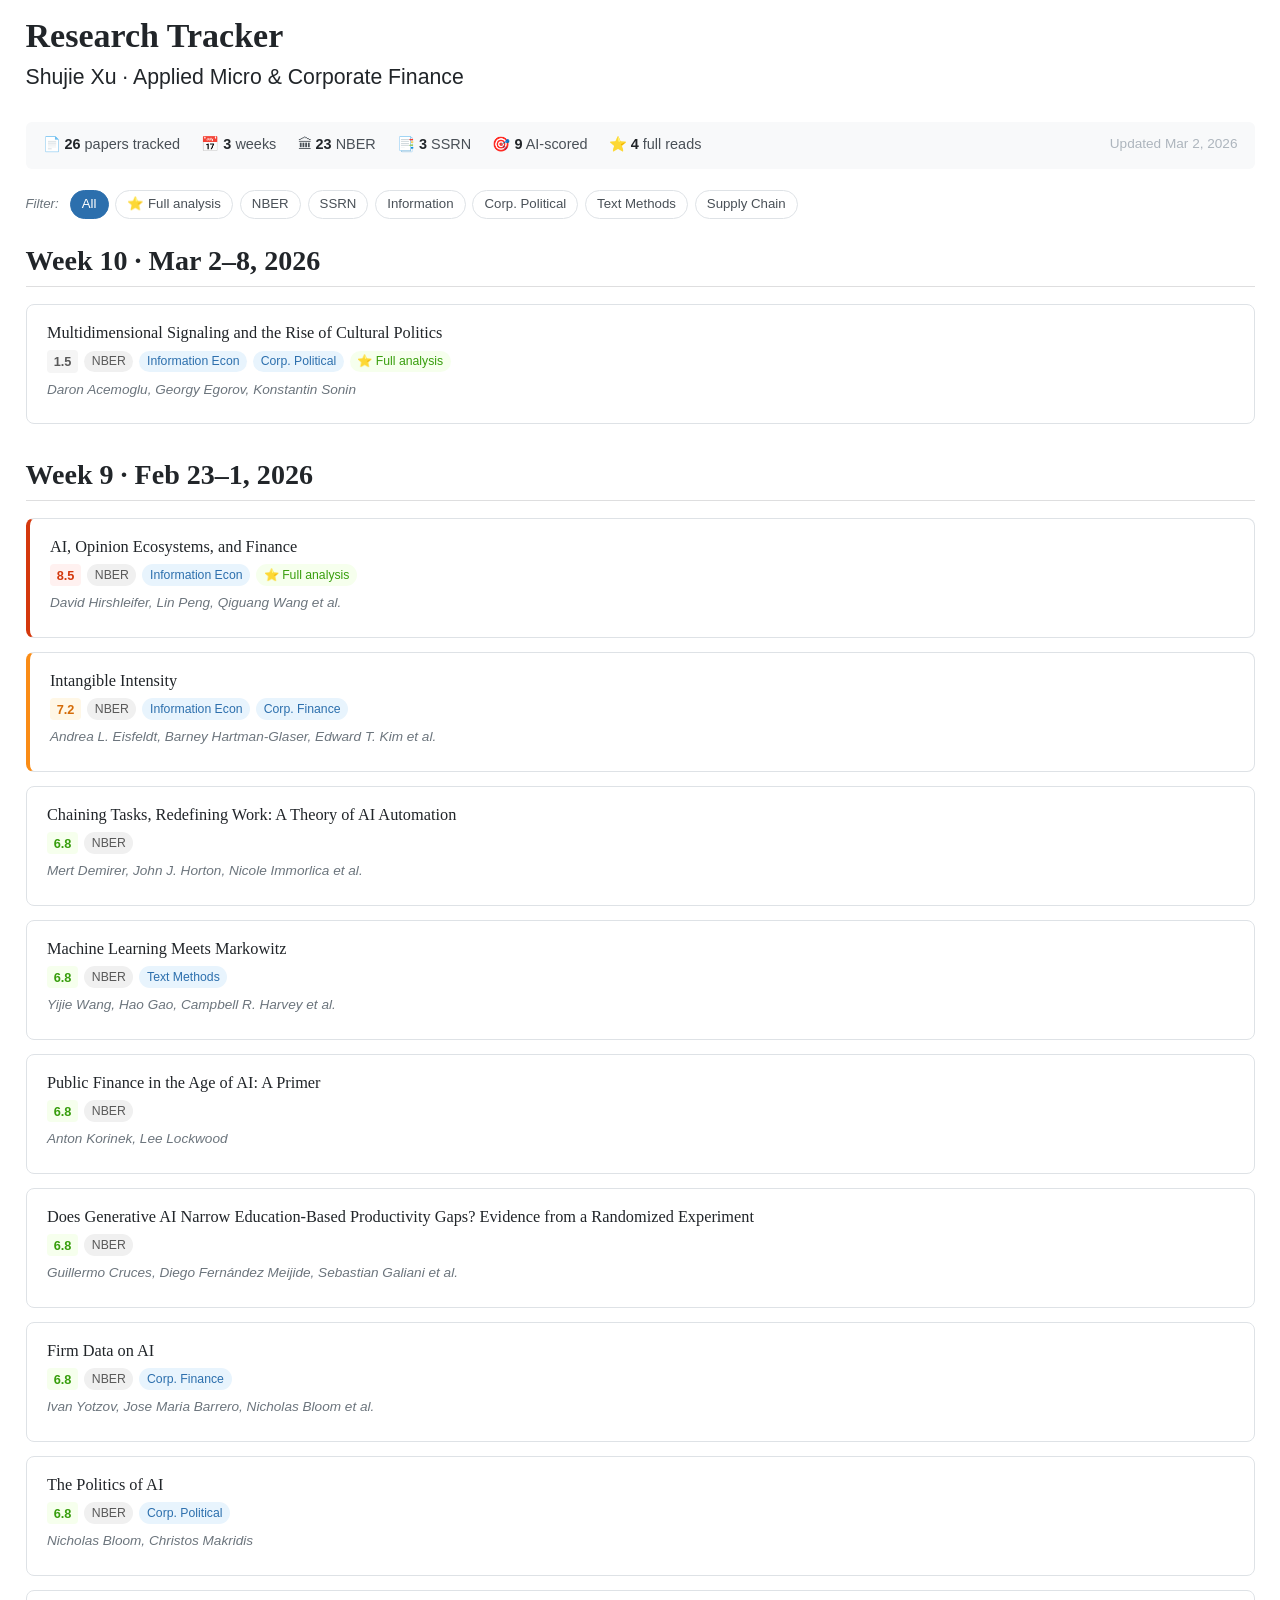
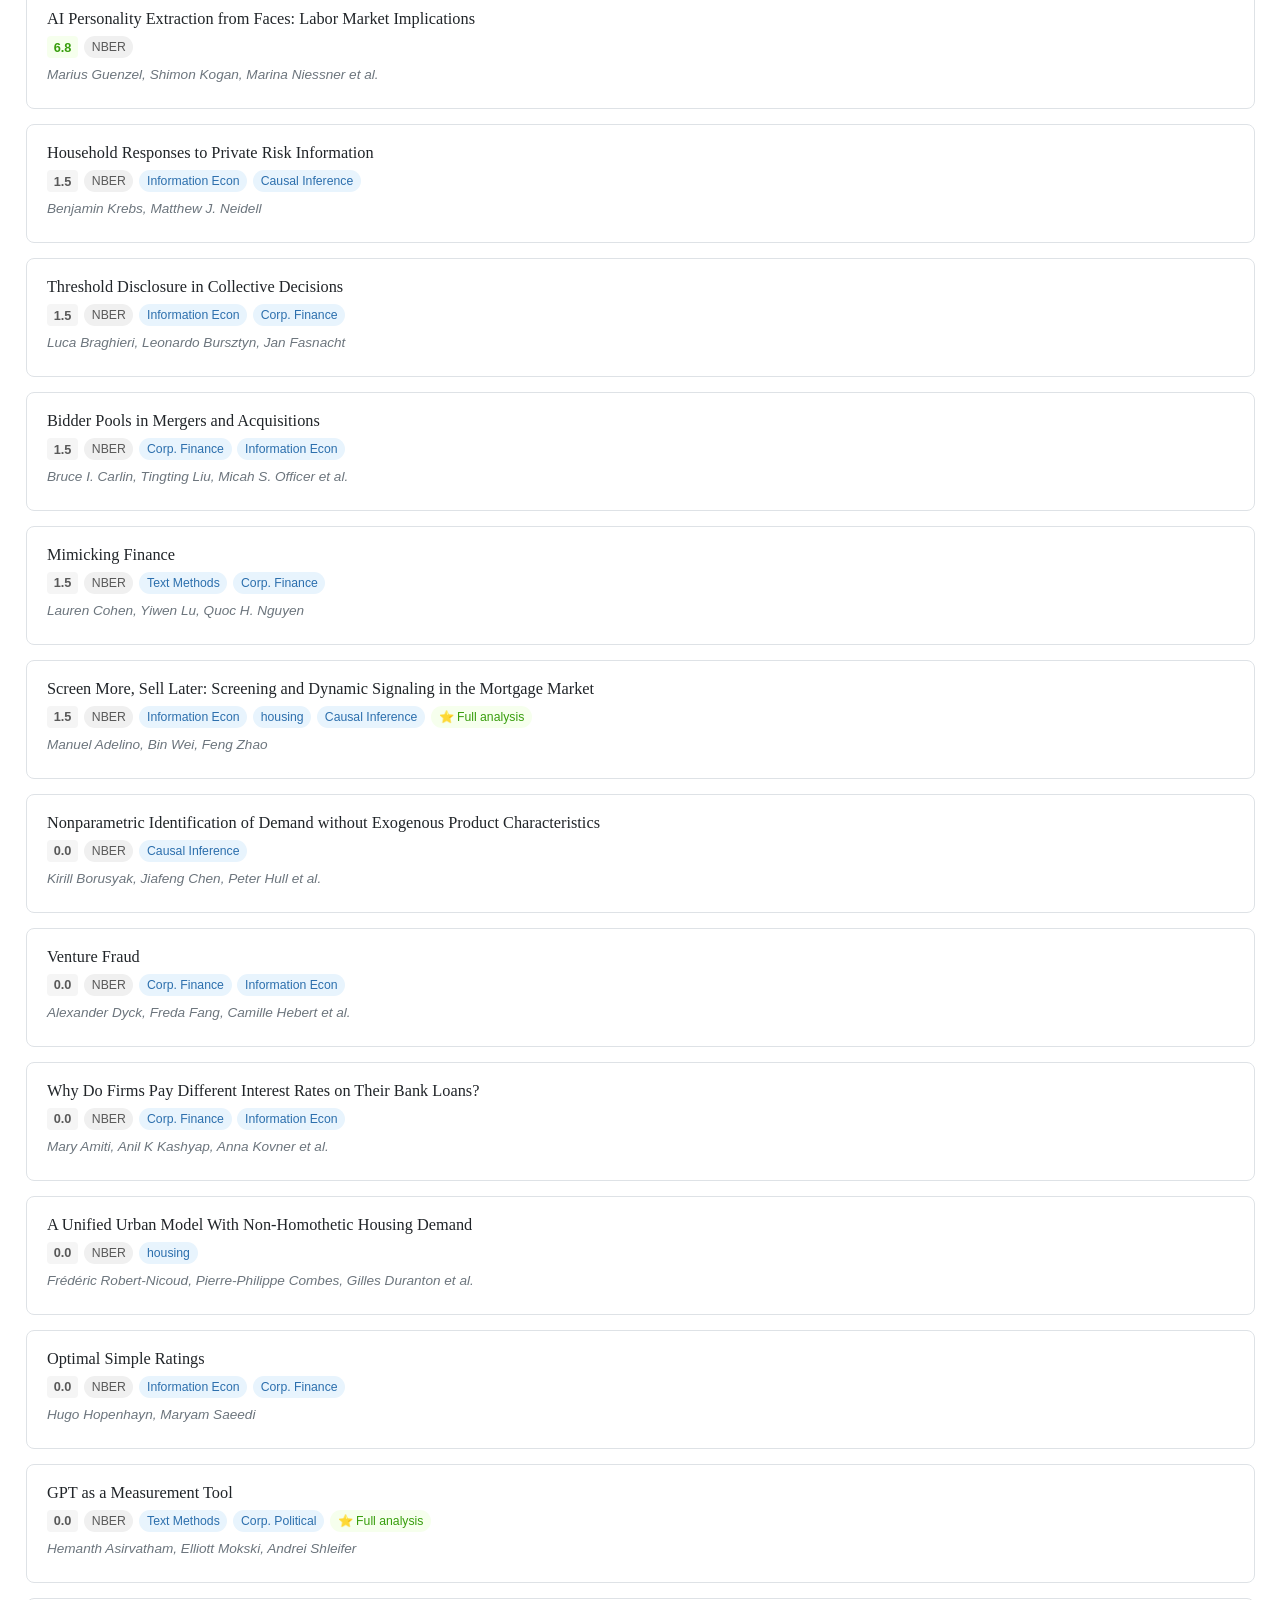
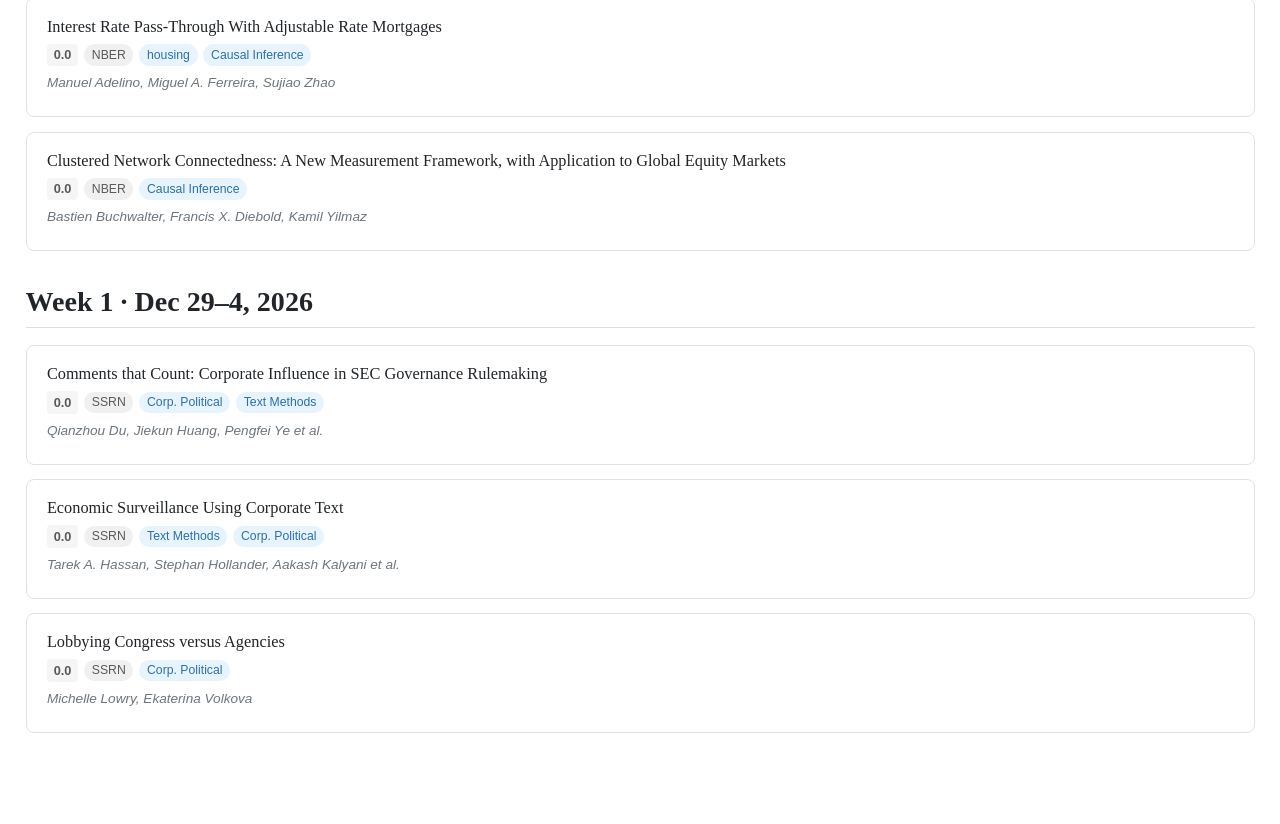
<file: docs/index.html>
<!DOCTYPE html>
<html xmlns="http://www.w3.org/1999/xhtml" lang="en" xml:lang="en"><head>

<meta charset="utf-8">
<meta name="generator" content="quarto-1.8.27">

<meta name="viewport" content="width=device-width, initial-scale=1.0, user-scalable=yes">


<title>Research Tracker</title>
<style>
code{white-space: pre-wrap;}
span.smallcaps{font-variant: small-caps;}
div.columns{display: flex; gap: min(4vw, 1.5em);}
div.column{flex: auto; overflow-x: auto;}
div.hanging-indent{margin-left: 1.5em; text-indent: -1.5em;}
ul.task-list{list-style: none;}
ul.task-list li input[type="checkbox"] {
  width: 0.8em;
  margin: 0 0.8em 0.2em -1em; /* quarto-specific, see https://github.com/quarto-dev/quarto-cli/issues/4556 */ 
  vertical-align: middle;
}
</style>


<script src="index_files/libs/clipboard/clipboard.min.js"></script>
<script src="index_files/libs/quarto-html/quarto.js" type="module"></script>
<script src="index_files/libs/quarto-html/tabsets/tabsets.js" type="module"></script>
<script src="index_files/libs/quarto-html/axe/axe-check.js" type="module"></script>
<script src="index_files/libs/quarto-html/popper.min.js"></script>
<script src="index_files/libs/quarto-html/tippy.umd.min.js"></script>
<script src="index_files/libs/quarto-html/anchor.min.js"></script>
<link href="index_files/libs/quarto-html/tippy.css" rel="stylesheet">
<link href="index_files/libs/quarto-html/quarto-syntax-highlighting-ed96de9b727972fe78a7b5d16c58bf87.css" rel="stylesheet" id="quarto-text-highlighting-styles">
<script src="index_files/libs/bootstrap/bootstrap.min.js"></script>
<link href="index_files/libs/bootstrap/bootstrap-icons.css" rel="stylesheet">
<link href="index_files/libs/bootstrap/bootstrap-31eb03601d55f7ff1d515a858f38b34f.min.css" rel="stylesheet" append-hash="true" id="quarto-bootstrap" data-mode="light">
<meta property="og:title" content="Research Tracker · Shujie Xu">
<meta property="og:description" content="26 papers tracked · 23 NBER · 3 weeks · Updated Mar 2, 2026">
<meta property="og:image" content="https://shujie-xu.github.io/paper-tracker/preview.png">
<meta property="og:image:width" content="1200">
<meta property="og:image:height" content="630">
<meta property="og:type" content="website">
<meta name="twitter:card" content="summary_large_image">
<meta name="twitter:image" content="https://shujie-xu.github.io/paper-tracker/preview.png">


</head>

<body class="quarto-light">

<div id="quarto-content" class="page-columns page-rows-contents page-layout-full toc-left">
<div id="quarto-sidebar-toc-left" class="sidebar toc-left">
  
</div>
<div id="quarto-margin-sidebar" class="sidebar margin-sidebar zindex-bottom">
</div>
<main class="content column-page" id="quarto-document-content">

<header id="title-block-header" class="quarto-title-block default">
<div class="quarto-title">
<h1 class="title">Research Tracker</h1>
<p class="subtitle lead">Shujie Xu · Applied Micro &amp; Corporate Finance</p>
</div>



<div class="quarto-title-meta column-page">

    
  
    
  </div>
  


</header>


<style>
body { font-family: "Inter", -apple-system, BlinkMacSystemFont, "Segoe UI", sans-serif; }
h1,h2,h3,h4,h5 { font-family: "Georgia", "Times New Roman", serif; }
a { color: #2c6fad; }

/* Stats bar */
.tracker-stats { display:flex; flex-wrap:wrap; gap:1.25rem; padding:0.75rem 1rem;
  background:#f8f9fa; border-radius:6px; margin-bottom:1.25rem; font-size:0.85rem; color:#495057; }
.tracker-stats strong { color:#212529; }

/* Filter bar */
.filter-bar { display:flex; flex-wrap:wrap; gap:0.4rem; margin-bottom:1.5rem; align-items:center; }
.filter-label { font-size:0.78rem; color:#6c757d; font-style:italic; margin-right:0.25rem; }
.filter-btn { font-size:0.78rem; padding:0.2rem 0.65rem; border-radius:20px;
  border:1px solid #dee2e6; background:white; color:#495057; cursor:pointer; transition:all .15s; }
.filter-btn:hover, .filter-btn.active { background:#2c6fad; border-color:#2c6fad; color:white; }

/* Paper card */
.paper-card { border:1px solid #dee2e6; border-radius:8px; padding:1rem 1.2rem;
  margin-bottom:0.85rem; background:white; transition:box-shadow .15s, border-color .15s; }
.paper-card:hover { box-shadow:0 2px 8px rgba(0,0,0,.08); border-color:#adb5bd; }
.paper-card.top-pick { border-left:4px solid #d4380d; }
.paper-card.high-relevance { border-left:4px solid #fa8c16; }
.paper-card.hidden { display:none !important; }

.paper-title { font-size:0.96rem; font-weight:600; font-family:Georgia,serif;
  margin-bottom:0.3rem; line-height:1.4; }
.paper-title a { color:inherit; text-decoration:none; }
.paper-title a:hover { color:#2c6fad; text-decoration:underline; }

.paper-meta { display:flex; flex-wrap:wrap; gap:0.35rem; align-items:center;
  margin-bottom:0.4rem; font-size:0.78rem; }
.paper-authors { font-size:0.8rem; color:#6c757d; font-style:italic; margin-bottom:0.35rem; }

/* Badges */
.score-badge { font-weight:700; padding:0.1rem 0.4rem; border-radius:4px; font-size:0.75rem; }
.score-top    { background:#fff1f0; color:#d4380d; }
.score-high   { background:#fff7e6; color:#d46b08; }
.score-mid    { background:#f6ffed; color:#389e0d; }
.score-low    { background:#f5f5f5; color:#595959; }
.topic-tag  { font-size:0.72rem; padding:0.1rem 0.45rem; border-radius:20px;
  background:#e8f4fd; color:#2c6fad; }
.source-tag { font-size:0.72rem; padding:0.1rem 0.45rem; border-radius:20px;
  background:#f0f0f0; color:#595959; }

/* Analysis (detail pages) */
.analysis-block { margin-top:0.75rem; padding-top:0.75rem;
  border-top:1px solid #e9ecef; font-size:0.83rem; }
.analysis-grid { display:grid; grid-template-columns:1fr 1fr; gap:0.5rem 1.2rem; margin-bottom:0.5rem; }
.analysis-item label { display:block; font-size:0.72rem; font-weight:600;
  text-transform:uppercase; letter-spacing:.04em; color:#6c757d; margin-bottom:.15rem; }
.analysis-item p { color:#212529; margin:0; }
.takeaway-box { background:#fff8e6; border-left:3px solid #fa8c16;
  border-radius:0 4px 4px 0; padding:0.5rem 0.75rem; color:#333; }
.takeaway-box strong { color:#d46b08; }

@media(max-width:768px) { .analysis-grid { grid-template-columns:1fr; } }
</style>
<div class="tracker-stats">
  <span class="stat-item">📄 <strong>26</strong> papers tracked</span>
  <span class="stat-item">📅 <strong>3</strong> weeks</span>
  <span class="stat-item">🏛 <strong>23</strong> NBER</span>
  <span class="stat-item">📑 <strong>3</strong> SSRN</span>
  <span class="stat-item">🎯 <strong>9</strong> AI-scored</span>
  <span class="stat-item">⭐ <strong>4</strong> full reads</span>
  <span class="stat-item" style="margin-left:auto; color:#adb5bd; font-size:0.8rem;">Updated Mar 2, 2026</span>
</div>

<div class="filter-bar" id="filterBar">
  <span class="filter-label">Filter:</span>
  <button class="filter-btn active" onclick="filterCards('all',this)">All</button>
  <button class="filter-btn" onclick="filterCards('full_read',this)">⭐ Full analysis</button>
  <button class="filter-btn" onclick="filterCards('NBER',this)">NBER</button>
  <button class="filter-btn" onclick="filterCards('SSRN',this)">SSRN</button>
  <button class="filter-btn" onclick="filterCards('information',this)">Information</button>
  <button class="filter-btn" onclick="filterCards('corporate-political',this)">Corp. Political</button>
  <button class="filter-btn" onclick="filterCards('text-methods',this)">Text Methods</button>
  <button class="filter-btn" onclick="filterCards('supply-chain',this)">Supply Chain</button>
</div>
<section id="2026-w10" class="level2">
<h2 class="anchored" data-anchor-id="2026-w10">Week 10 · Mar 2–8, 2026</h2>
<div class="paper-card" data-score="1.5" data-source="NBER" data-topics="information,corporate-political">
  <div class="paper-title">
    <a href="papers/nber-w34909.html">Multidimensional Signaling and the Rise of Cultural Politics</a>
  </div>
  <div class="paper-meta">
    <span class="score-badge score-low">1.5</span>
    <span class="source-tag">NBER</span>
    <span class="topic-tag" data-topic="information">Information Econ</span><span class="topic-tag" data-topic="corporate-political">Corp. Political</span>
    <span class="source-tag" style="background:#f6ffed; color:#389e0d;">⭐ Full analysis</span>
  </div>
  <div class="paper-authors">Daron Acemoglu, Georgy Egorov, Konstantin Sonin</div>
</div>
</section>
<section id="2026-w09" class="level2">
<h2 class="anchored" data-anchor-id="2026-w09">Week 9 · Feb 23–1, 2026</h2>
<div class="paper-card top-pick" data-score="8.5" data-source="NBER" data-topics="information">
  <div class="paper-title">
    <a href="papers/nber-w34807.html">AI, Opinion Ecosystems, and Finance</a>
  </div>
  <div class="paper-meta">
    <span class="score-badge score-top">8.5</span>
    <span class="source-tag">NBER</span>
    <span class="topic-tag" data-topic="information">Information Econ</span>
    <span class="source-tag" style="background:#f6ffed; color:#389e0d;">⭐ Full analysis</span>
  </div>
  <div class="paper-authors">David Hirshleifer, Lin Peng, Qiguang Wang et al.</div>
</div>
<div class="paper-card high-relevance" data-score="7.2" data-source="NBER" data-topics="information,corporate-finance">
  <div class="paper-title">
    <a href="papers/nber-w34882.html">Intangible Intensity</a>
  </div>
  <div class="paper-meta">
    <span class="score-badge score-high">7.2</span>
    <span class="source-tag">NBER</span>
    <span class="topic-tag" data-topic="information">Information Econ</span><span class="topic-tag" data-topic="corporate-finance">Corp. Finance</span>
    
  </div>
  <div class="paper-authors">Andrea L. Eisfeldt, Barney Hartman-Glaser, Edward T. Kim et al.</div>
</div>
<div class="paper-card" data-score="6.8" data-source="NBER" data-topics="">
  <div class="paper-title">
    <a href="papers/nber-w34859.html">Chaining Tasks, Redefining Work: A Theory of AI Automation</a>
  </div>
  <div class="paper-meta">
    <span class="score-badge score-mid">6.8</span>
    <span class="source-tag">NBER</span>
    
    
  </div>
  <div class="paper-authors">Mert Demirer, John J. Horton, Nicole Immorlica et al.</div>
</div>
<div class="paper-card" data-score="6.8" data-source="NBER" data-topics="text-methods">
  <div class="paper-title">
    <a href="papers/nber-w34861.html">Machine Learning Meets Markowitz</a>
  </div>
  <div class="paper-meta">
    <span class="score-badge score-mid">6.8</span>
    <span class="source-tag">NBER</span>
    <span class="topic-tag" data-topic="text-methods">Text Methods</span>
    
  </div>
  <div class="paper-authors">Yijie Wang, Hao Gao, Campbell R. Harvey et al.</div>
</div>
<div class="paper-card" data-score="6.8" data-source="NBER" data-topics="">
  <div class="paper-title">
    <a href="papers/nber-w34873.html">Public Finance in the Age of AI: A Primer</a>
  </div>
  <div class="paper-meta">
    <span class="score-badge score-mid">6.8</span>
    <span class="source-tag">NBER</span>
    
    
  </div>
  <div class="paper-authors">Anton Korinek, Lee Lockwood</div>
</div>
<div class="paper-card" data-score="6.8" data-source="NBER" data-topics="">
  <div class="paper-title">
    <a href="papers/nber-w34851.html">Does Generative AI Narrow Education-Based Productivity Gaps? Evidence from a Randomized Experiment</a>
  </div>
  <div class="paper-meta">
    <span class="score-badge score-mid">6.8</span>
    <span class="source-tag">NBER</span>
    
    
  </div>
  <div class="paper-authors">Guillermo Cruces, Diego Fernández Meijide, Sebastian Galiani et al.</div>
</div>
<div class="paper-card" data-score="6.8" data-source="NBER" data-topics="corporate-finance">
  <div class="paper-title">
    <a href="papers/nber-w34836.html">Firm Data on AI</a>
  </div>
  <div class="paper-meta">
    <span class="score-badge score-mid">6.8</span>
    <span class="source-tag">NBER</span>
    <span class="topic-tag" data-topic="corporate-finance">Corp. Finance</span>
    
  </div>
  <div class="paper-authors">Ivan Yotzov, Jose Maria Barrero, Nicholas Bloom et al.</div>
</div>
<div class="paper-card" data-score="6.8" data-source="NBER" data-topics="corporate-political">
  <div class="paper-title">
    <a href="papers/nber-w34813.html">The Politics of AI</a>
  </div>
  <div class="paper-meta">
    <span class="score-badge score-mid">6.8</span>
    <span class="source-tag">NBER</span>
    <span class="topic-tag" data-topic="corporate-political">Corp. Political</span>
    
  </div>
  <div class="paper-authors">Nicholas Bloom, Christos Makridis</div>
</div>
<div class="paper-card" data-score="6.8" data-source="NBER" data-topics="">
  <div class="paper-title">
    <a href="papers/nber-w34808.html">AI Personality Extraction from Faces: Labor Market Implications</a>
  </div>
  <div class="paper-meta">
    <span class="score-badge score-mid">6.8</span>
    <span class="source-tag">NBER</span>
    
    
  </div>
  <div class="paper-authors">Marius Guenzel, Shimon Kogan, Marina Niessner et al.</div>
</div>
<div class="paper-card" data-score="1.5" data-source="NBER" data-topics="information,causal-inference">
  <div class="paper-title">
    <a href="https://www.nber.org/papers/w34875" target="_blank" rel="noopener">Household Responses to Private Risk Information</a>
  </div>
  <div class="paper-meta">
    <span class="score-badge score-low">1.5</span>
    <span class="source-tag">NBER</span>
    <span class="topic-tag" data-topic="information">Information Econ</span><span class="topic-tag" data-topic="causal-inference">Causal Inference</span>
    
  </div>
  <div class="paper-authors">Benjamin Krebs, Matthew J. Neidell</div>
</div>
<div class="paper-card" data-score="1.5" data-source="NBER" data-topics="information,corporate-finance">
  <div class="paper-title">
    <a href="https://www.nber.org/papers/w34827" target="_blank" rel="noopener">Threshold Disclosure in Collective Decisions</a>
  </div>
  <div class="paper-meta">
    <span class="score-badge score-low">1.5</span>
    <span class="source-tag">NBER</span>
    <span class="topic-tag" data-topic="information">Information Econ</span><span class="topic-tag" data-topic="corporate-finance">Corp. Finance</span>
    
  </div>
  <div class="paper-authors">Luca Braghieri, Leonardo Bursztyn, Jan Fasnacht</div>
</div>
<div class="paper-card" data-score="1.5" data-source="NBER" data-topics="corporate-finance,information">
  <div class="paper-title">
    <a href="https://www.nber.org/papers/w34846" target="_blank" rel="noopener">Bidder Pools in Mergers and Acquisitions</a>
  </div>
  <div class="paper-meta">
    <span class="score-badge score-low">1.5</span>
    <span class="source-tag">NBER</span>
    <span class="topic-tag" data-topic="corporate-finance">Corp. Finance</span><span class="topic-tag" data-topic="information">Information Econ</span>
    
  </div>
  <div class="paper-authors">Bruce I. Carlin, Tingting Liu, Micah S. Officer et al.</div>
</div>
<div class="paper-card" data-score="1.5" data-source="NBER" data-topics="text-methods,corporate-finance">
  <div class="paper-title">
    <a href="https://www.nber.org/papers/w34849" target="_blank" rel="noopener">Mimicking Finance</a>
  </div>
  <div class="paper-meta">
    <span class="score-badge score-low">1.5</span>
    <span class="source-tag">NBER</span>
    <span class="topic-tag" data-topic="text-methods">Text Methods</span><span class="topic-tag" data-topic="corporate-finance">Corp. Finance</span>
    
  </div>
  <div class="paper-authors">Lauren Cohen, Yiwen Lu, Quoc H. Nguyen</div>
</div>
<div class="paper-card" data-score="1.5" data-source="NBER" data-topics="information,housing,causal-inference">
  <div class="paper-title">
    <a href="papers/nber-w34815.html">Screen More, Sell Later: Screening and Dynamic Signaling in the Mortgage Market</a>
  </div>
  <div class="paper-meta">
    <span class="score-badge score-low">1.5</span>
    <span class="source-tag">NBER</span>
    <span class="topic-tag" data-topic="information">Information Econ</span><span class="topic-tag" data-topic="housing">housing</span><span class="topic-tag" data-topic="causal-inference">Causal Inference</span>
    <span class="source-tag" style="background:#f6ffed; color:#389e0d;">⭐ Full analysis</span>
  </div>
  <div class="paper-authors">Manuel Adelino, Bin Wei, Feng Zhao</div>
</div>
<div class="paper-card" data-score="0" data-source="NBER" data-topics="causal-inference">
  <div class="paper-title">
    <a href="https://www.nber.org/papers/w34842" target="_blank" rel="noopener">Nonparametric Identification of Demand without Exogenous Product Characteristics</a>
  </div>
  <div class="paper-meta">
    <span class="score-badge score-low">0.0</span>
    <span class="source-tag">NBER</span>
    <span class="topic-tag" data-topic="causal-inference">Causal Inference</span>
    
  </div>
  <div class="paper-authors">Kirill Borusyak, Jiafeng Chen, Peter Hull et al.</div>
</div>
<div class="paper-card" data-score="0" data-source="NBER" data-topics="corporate-finance,information">
  <div class="paper-title">
    <a href="https://www.nber.org/papers/w34868" target="_blank" rel="noopener">Venture Fraud</a>
  </div>
  <div class="paper-meta">
    <span class="score-badge score-low">0.0</span>
    <span class="source-tag">NBER</span>
    <span class="topic-tag" data-topic="corporate-finance">Corp. Finance</span><span class="topic-tag" data-topic="information">Information Econ</span>
    
  </div>
  <div class="paper-authors">Alexander Dyck, Freda Fang, Camille Hebert et al.</div>
</div>
<div class="paper-card" data-score="0" data-source="NBER" data-topics="corporate-finance,information">
  <div class="paper-title">
    <a href="https://www.nber.org/papers/w34870" target="_blank" rel="noopener">Why Do Firms Pay Different Interest Rates on Their Bank Loans?</a>
  </div>
  <div class="paper-meta">
    <span class="score-badge score-low">0.0</span>
    <span class="source-tag">NBER</span>
    <span class="topic-tag" data-topic="corporate-finance">Corp. Finance</span><span class="topic-tag" data-topic="information">Information Econ</span>
    
  </div>
  <div class="paper-authors">Mary Amiti, Anil K Kashyap, Anna Kovner et al.</div>
</div>
<div class="paper-card" data-score="0" data-source="NBER" data-topics="housing">
  <div class="paper-title">
    <a href="https://www.nber.org/papers/w34876" target="_blank" rel="noopener">A Unified Urban Model With Non-Homothetic Housing Demand</a>
  </div>
  <div class="paper-meta">
    <span class="score-badge score-low">0.0</span>
    <span class="source-tag">NBER</span>
    <span class="topic-tag" data-topic="housing">housing</span>
    
  </div>
  <div class="paper-authors">Frédéric Robert-Nicoud, Pierre-Philippe Combes, Gilles Duranton et al.</div>
</div>
<div class="paper-card" data-score="0" data-source="NBER" data-topics="information,corporate-finance">
  <div class="paper-title">
    <a href="https://www.nber.org/papers/w34889" target="_blank" rel="noopener">Optimal Simple Ratings</a>
  </div>
  <div class="paper-meta">
    <span class="score-badge score-low">0.0</span>
    <span class="source-tag">NBER</span>
    <span class="topic-tag" data-topic="information">Information Econ</span><span class="topic-tag" data-topic="corporate-finance">Corp. Finance</span>
    
  </div>
  <div class="paper-authors">Hugo Hopenhayn, Maryam Saeedi</div>
</div>
<div class="paper-card" data-score="0" data-source="NBER" data-topics="text-methods,corporate-political">
  <div class="paper-title">
    <a href="papers/nber-w34834.html">GPT as a Measurement Tool</a>
  </div>
  <div class="paper-meta">
    <span class="score-badge score-low">0.0</span>
    <span class="source-tag">NBER</span>
    <span class="topic-tag" data-topic="text-methods">Text Methods</span><span class="topic-tag" data-topic="corporate-political">Corp. Political</span>
    <span class="source-tag" style="background:#f6ffed; color:#389e0d;">⭐ Full analysis</span>
  </div>
  <div class="paper-authors">Hemanth Asirvatham, Elliott Mokski, Andrei Shleifer</div>
</div>
<div class="paper-card" data-score="0" data-source="NBER" data-topics="housing,causal-inference">
  <div class="paper-title">
    <a href="https://www.nber.org/papers/w34824" target="_blank" rel="noopener">Interest Rate Pass-Through With Adjustable Rate Mortgages</a>
  </div>
  <div class="paper-meta">
    <span class="score-badge score-low">0.0</span>
    <span class="source-tag">NBER</span>
    <span class="topic-tag" data-topic="housing">housing</span><span class="topic-tag" data-topic="causal-inference">Causal Inference</span>
    
  </div>
  <div class="paper-authors">Manuel Adelino, Miguel A. Ferreira, Sujiao Zhao</div>
</div>
<div class="paper-card" data-score="0" data-source="NBER" data-topics="causal-inference">
  <div class="paper-title">
    <a href="https://www.nber.org/papers/w34796" target="_blank" rel="noopener">Clustered Network Connectedness: A New Measurement Framework, with Application to Global Equity Markets</a>
  </div>
  <div class="paper-meta">
    <span class="score-badge score-low">0.0</span>
    <span class="source-tag">NBER</span>
    <span class="topic-tag" data-topic="causal-inference">Causal Inference</span>
    
  </div>
  <div class="paper-authors">Bastien Buchwalter, Francis X. Diebold, Kamil Yilmaz</div>
</div>
</section>
<section id="2026-w01" class="level2">
<h2 class="anchored" data-anchor-id="2026-w01">Week 1 · Dec 29–4, 2026</h2>
<div class="paper-card" data-score="0" data-source="SSRN" data-topics="corporate-political,text-methods">
  <div class="paper-title">
    <a href="https://papers.ssrn.com/sol3/papers.cfm?abstract_id=5191573" target="_blank" rel="noopener">Comments that Count: Corporate Influence in SEC Governance Rulemaking</a>
  </div>
  <div class="paper-meta">
    <span class="score-badge score-low">0.0</span>
    <span class="source-tag">SSRN</span>
    <span class="topic-tag" data-topic="corporate-political">Corp. Political</span><span class="topic-tag" data-topic="text-methods">Text Methods</span>
    
  </div>
  <div class="paper-authors">Qianzhou Du, Jiekun Huang, Pengfei Ye et al.</div>
</div>
<div class="paper-card" data-score="0" data-source="SSRN" data-topics="text-methods,corporate-political">
  <div class="paper-title">
    <a href="https://papers.ssrn.com/sol3/papers.cfm?abstract_id=5024250" target="_blank" rel="noopener">Economic Surveillance Using Corporate Text</a>
  </div>
  <div class="paper-meta">
    <span class="score-badge score-low">0.0</span>
    <span class="source-tag">SSRN</span>
    <span class="topic-tag" data-topic="text-methods">Text Methods</span><span class="topic-tag" data-topic="corporate-political">Corp. Political</span>
    
  </div>
  <div class="paper-authors">Tarek A. Hassan, Stephan Hollander, Aakash Kalyani et al.</div>
</div>
<div class="paper-card" data-score="0" data-source="SSRN" data-topics="corporate-political">
  <div class="paper-title">
    <a href="https://papers.ssrn.com/sol3/papers.cfm?abstract_id=5006884" target="_blank" rel="noopener">Lobbying Congress versus Agencies</a>
  </div>
  <div class="paper-meta">
    <span class="score-badge score-low">0.0</span>
    <span class="source-tag">SSRN</span>
    <span class="topic-tag" data-topic="corporate-political">Corp. Political</span>
    
  </div>
  <div class="paper-authors">Michelle Lowry, Ekaterina Volkova</div>
</div>
<script>
function filterCards(filter, btn) {
  document.querySelectorAll('#filterBar .filter-btn').forEach(b => b.classList.remove('active'));
  if (btn) btn.classList.add('active');
  document.querySelectorAll('.paper-card').forEach(card => {
    let show = false;
    if (filter === 'all') {
      show = true;
    } else if (filter === 'full_read') {
      show = card.querySelector('.source-tag[style*="f6ffed"]') !== null;
    } else if (filter === 'NBER' || filter === 'SSRN') {
      show = card.dataset.source === filter;
    } else {
      show = (card.dataset.topics || '').split(',').includes(filter);
    }
    card.classList.toggle('hidden', !show);
  });
  document.querySelectorAll('h2').forEach(h2 => {
    const section = h2.closest('section') || h2.parentElement;
    if (!section) return;
    const visible = [...section.querySelectorAll('.paper-card')].some(c => !c.classList.contains('hidden'));
    h2.style.display = visible ? '' : 'none';
  });
}
</script>
</section>

</main>
<!-- /main column -->
<script id="quarto-html-after-body" type="application/javascript">
  window.document.addEventListener("DOMContentLoaded", function (event) {
    const icon = "";
    const anchorJS = new window.AnchorJS();
    anchorJS.options = {
      placement: 'right',
      icon: icon
    };
    anchorJS.add('.anchored');
    const isCodeAnnotation = (el) => {
      for (const clz of el.classList) {
        if (clz.startsWith('code-annotation-')) {                     
          return true;
        }
      }
      return false;
    }
    const onCopySuccess = function(e) {
      // button target
      const button = e.trigger;
      // don't keep focus
      button.blur();
      // flash "checked"
      button.classList.add('code-copy-button-checked');
      var currentTitle = button.getAttribute("title");
      button.setAttribute("title", "Copied!");
      let tooltip;
      if (window.bootstrap) {
        button.setAttribute("data-bs-toggle", "tooltip");
        button.setAttribute("data-bs-placement", "left");
        button.setAttribute("data-bs-title", "Copied!");
        tooltip = new bootstrap.Tooltip(button, 
          { trigger: "manual", 
            customClass: "code-copy-button-tooltip",
            offset: [0, -8]});
        tooltip.show();    
      }
      setTimeout(function() {
        if (tooltip) {
          tooltip.hide();
          button.removeAttribute("data-bs-title");
          button.removeAttribute("data-bs-toggle");
          button.removeAttribute("data-bs-placement");
        }
        button.setAttribute("title", currentTitle);
        button.classList.remove('code-copy-button-checked');
      }, 1000);
      // clear code selection
      e.clearSelection();
    }
    const getTextToCopy = function(trigger) {
      const outerScaffold = trigger.parentElement.cloneNode(true);
      const codeEl = outerScaffold.querySelector('code');
      for (const childEl of codeEl.children) {
        if (isCodeAnnotation(childEl)) {
          childEl.remove();
        }
      }
      return codeEl.innerText;
    }
    const clipboard = new window.ClipboardJS('.code-copy-button:not([data-in-quarto-modal])', {
      text: getTextToCopy
    });
    clipboard.on('success', onCopySuccess);
    if (window.document.getElementById('quarto-embedded-source-code-modal')) {
      const clipboardModal = new window.ClipboardJS('.code-copy-button[data-in-quarto-modal]', {
        text: getTextToCopy,
        container: window.document.getElementById('quarto-embedded-source-code-modal')
      });
      clipboardModal.on('success', onCopySuccess);
    }
      var localhostRegex = new RegExp(/^(?:http|https):\/\/localhost\:?[0-9]*\//);
      var mailtoRegex = new RegExp(/^mailto:/);
        var filterRegex = new RegExp('/' + window.location.host + '/');
      var isInternal = (href) => {
          return filterRegex.test(href) || localhostRegex.test(href) || mailtoRegex.test(href);
      }
      // Inspect non-navigation links and adorn them if external
     var links = window.document.querySelectorAll('a[href]:not(.nav-link):not(.navbar-brand):not(.toc-action):not(.sidebar-link):not(.sidebar-item-toggle):not(.pagination-link):not(.no-external):not([aria-hidden]):not(.dropdown-item):not(.quarto-navigation-tool):not(.about-link)');
      for (var i=0; i<links.length; i++) {
        const link = links[i];
        if (!isInternal(link.href)) {
          // undo the damage that might have been done by quarto-nav.js in the case of
          // links that we want to consider external
          if (link.dataset.originalHref !== undefined) {
            link.href = link.dataset.originalHref;
          }
        }
      }
    function tippyHover(el, contentFn, onTriggerFn, onUntriggerFn) {
      const config = {
        allowHTML: true,
        maxWidth: 500,
        delay: 100,
        arrow: false,
        appendTo: function(el) {
            return el.parentElement;
        },
        interactive: true,
        interactiveBorder: 10,
        theme: 'quarto',
        placement: 'bottom-start',
      };
      if (contentFn) {
        config.content = contentFn;
      }
      if (onTriggerFn) {
        config.onTrigger = onTriggerFn;
      }
      if (onUntriggerFn) {
        config.onUntrigger = onUntriggerFn;
      }
      window.tippy(el, config); 
    }
    const noterefs = window.document.querySelectorAll('a[role="doc-noteref"]');
    for (var i=0; i<noterefs.length; i++) {
      const ref = noterefs[i];
      tippyHover(ref, function() {
        // use id or data attribute instead here
        let href = ref.getAttribute('data-footnote-href') || ref.getAttribute('href');
        try { href = new URL(href).hash; } catch {}
        const id = href.replace(/^#\/?/, "");
        const note = window.document.getElementById(id);
        if (note) {
          return note.innerHTML;
        } else {
          return "";
        }
      });
    }
    const xrefs = window.document.querySelectorAll('a.quarto-xref');
    const processXRef = (id, note) => {
      // Strip column container classes
      const stripColumnClz = (el) => {
        el.classList.remove("page-full", "page-columns");
        if (el.children) {
          for (const child of el.children) {
            stripColumnClz(child);
          }
        }
      }
      stripColumnClz(note)
      if (id === null || id.startsWith('sec-')) {
        // Special case sections, only their first couple elements
        const container = document.createElement("div");
        if (note.children && note.children.length > 2) {
          container.appendChild(note.children[0].cloneNode(true));
          for (let i = 1; i < note.children.length; i++) {
            const child = note.children[i];
            if (child.tagName === "P" && child.innerText === "") {
              continue;
            } else {
              container.appendChild(child.cloneNode(true));
              break;
            }
          }
          if (window.Quarto?.typesetMath) {
            window.Quarto.typesetMath(container);
          }
          return container.innerHTML
        } else {
          if (window.Quarto?.typesetMath) {
            window.Quarto.typesetMath(note);
          }
          return note.innerHTML;
        }
      } else {
        // Remove any anchor links if they are present
        const anchorLink = note.querySelector('a.anchorjs-link');
        if (anchorLink) {
          anchorLink.remove();
        }
        if (window.Quarto?.typesetMath) {
          window.Quarto.typesetMath(note);
        }
        if (note.classList.contains("callout")) {
          return note.outerHTML;
        } else {
          return note.innerHTML;
        }
      }
    }
    for (var i=0; i<xrefs.length; i++) {
      const xref = xrefs[i];
      tippyHover(xref, undefined, function(instance) {
        instance.disable();
        let url = xref.getAttribute('href');
        let hash = undefined; 
        if (url.startsWith('#')) {
          hash = url;
        } else {
          try { hash = new URL(url).hash; } catch {}
        }
        if (hash) {
          const id = hash.replace(/^#\/?/, "");
          const note = window.document.getElementById(id);
          if (note !== null) {
            try {
              const html = processXRef(id, note.cloneNode(true));
              instance.setContent(html);
            } finally {
              instance.enable();
              instance.show();
            }
          } else {
            // See if we can fetch this
            fetch(url.split('#')[0])
            .then(res => res.text())
            .then(html => {
              const parser = new DOMParser();
              const htmlDoc = parser.parseFromString(html, "text/html");
              const note = htmlDoc.getElementById(id);
              if (note !== null) {
                const html = processXRef(id, note);
                instance.setContent(html);
              } 
            }).finally(() => {
              instance.enable();
              instance.show();
            });
          }
        } else {
          // See if we can fetch a full url (with no hash to target)
          // This is a special case and we should probably do some content thinning / targeting
          fetch(url)
          .then(res => res.text())
          .then(html => {
            const parser = new DOMParser();
            const htmlDoc = parser.parseFromString(html, "text/html");
            const note = htmlDoc.querySelector('main.content');
            if (note !== null) {
              // This should only happen for chapter cross references
              // (since there is no id in the URL)
              // remove the first header
              if (note.children.length > 0 && note.children[0].tagName === "HEADER") {
                note.children[0].remove();
              }
              const html = processXRef(null, note);
              instance.setContent(html);
            } 
          }).finally(() => {
            instance.enable();
            instance.show();
          });
        }
      }, function(instance) {
      });
    }
        let selectedAnnoteEl;
        const selectorForAnnotation = ( cell, annotation) => {
          let cellAttr = 'data-code-cell="' + cell + '"';
          let lineAttr = 'data-code-annotation="' +  annotation + '"';
          const selector = 'span[' + cellAttr + '][' + lineAttr + ']';
          return selector;
        }
        const selectCodeLines = (annoteEl) => {
          const doc = window.document;
          const targetCell = annoteEl.getAttribute("data-target-cell");
          const targetAnnotation = annoteEl.getAttribute("data-target-annotation");
          const annoteSpan = window.document.querySelector(selectorForAnnotation(targetCell, targetAnnotation));
          const lines = annoteSpan.getAttribute("data-code-lines").split(",");
          const lineIds = lines.map((line) => {
            return targetCell + "-" + line;
          })
          let top = null;
          let height = null;
          let parent = null;
          if (lineIds.length > 0) {
              //compute the position of the single el (top and bottom and make a div)
              const el = window.document.getElementById(lineIds[0]);
              top = el.offsetTop;
              height = el.offsetHeight;
              parent = el.parentElement.parentElement;
            if (lineIds.length > 1) {
              const lastEl = window.document.getElementById(lineIds[lineIds.length - 1]);
              const bottom = lastEl.offsetTop + lastEl.offsetHeight;
              height = bottom - top;
            }
            if (top !== null && height !== null && parent !== null) {
              // cook up a div (if necessary) and position it 
              let div = window.document.getElementById("code-annotation-line-highlight");
              if (div === null) {
                div = window.document.createElement("div");
                div.setAttribute("id", "code-annotation-line-highlight");
                div.style.position = 'absolute';
                parent.appendChild(div);
              }
              div.style.top = top - 2 + "px";
              div.style.height = height + 4 + "px";
              div.style.left = 0;
              let gutterDiv = window.document.getElementById("code-annotation-line-highlight-gutter");
              if (gutterDiv === null) {
                gutterDiv = window.document.createElement("div");
                gutterDiv.setAttribute("id", "code-annotation-line-highlight-gutter");
                gutterDiv.style.position = 'absolute';
                const codeCell = window.document.getElementById(targetCell);
                const gutter = codeCell.querySelector('.code-annotation-gutter');
                gutter.appendChild(gutterDiv);
              }
              gutterDiv.style.top = top - 2 + "px";
              gutterDiv.style.height = height + 4 + "px";
            }
            selectedAnnoteEl = annoteEl;
          }
        };
        const unselectCodeLines = () => {
          const elementsIds = ["code-annotation-line-highlight", "code-annotation-line-highlight-gutter"];
          elementsIds.forEach((elId) => {
            const div = window.document.getElementById(elId);
            if (div) {
              div.remove();
            }
          });
          selectedAnnoteEl = undefined;
        };
          // Handle positioning of the toggle
      window.addEventListener(
        "resize",
        throttle(() => {
          elRect = undefined;
          if (selectedAnnoteEl) {
            selectCodeLines(selectedAnnoteEl);
          }
        }, 10)
      );
      function throttle(fn, ms) {
      let throttle = false;
      let timer;
        return (...args) => {
          if(!throttle) { // first call gets through
              fn.apply(this, args);
              throttle = true;
          } else { // all the others get throttled
              if(timer) clearTimeout(timer); // cancel #2
              timer = setTimeout(() => {
                fn.apply(this, args);
                timer = throttle = false;
              }, ms);
          }
        };
      }
        // Attach click handler to the DT
        const annoteDls = window.document.querySelectorAll('dt[data-target-cell]');
        for (const annoteDlNode of annoteDls) {
          annoteDlNode.addEventListener('click', (event) => {
            const clickedEl = event.target;
            if (clickedEl !== selectedAnnoteEl) {
              unselectCodeLines();
              const activeEl = window.document.querySelector('dt[data-target-cell].code-annotation-active');
              if (activeEl) {
                activeEl.classList.remove('code-annotation-active');
              }
              selectCodeLines(clickedEl);
              clickedEl.classList.add('code-annotation-active');
            } else {
              // Unselect the line
              unselectCodeLines();
              clickedEl.classList.remove('code-annotation-active');
            }
          });
        }
    const findCites = (el) => {
      const parentEl = el.parentElement;
      if (parentEl) {
        const cites = parentEl.dataset.cites;
        if (cites) {
          return {
            el,
            cites: cites.split(' ')
          };
        } else {
          return findCites(el.parentElement)
        }
      } else {
        return undefined;
      }
    };
    var bibliorefs = window.document.querySelectorAll('a[role="doc-biblioref"]');
    for (var i=0; i<bibliorefs.length; i++) {
      const ref = bibliorefs[i];
      const citeInfo = findCites(ref);
      if (citeInfo) {
        tippyHover(citeInfo.el, function() {
          var popup = window.document.createElement('div');
          citeInfo.cites.forEach(function(cite) {
            var citeDiv = window.document.createElement('div');
            citeDiv.classList.add('hanging-indent');
            citeDiv.classList.add('csl-entry');
            var biblioDiv = window.document.getElementById('ref-' + cite);
            if (biblioDiv) {
              citeDiv.innerHTML = biblioDiv.innerHTML;
            }
            popup.appendChild(citeDiv);
          });
          return popup.innerHTML;
        });
      }
    }
  });
  </script>
</div> <!-- /content -->




</body></html>
</file>
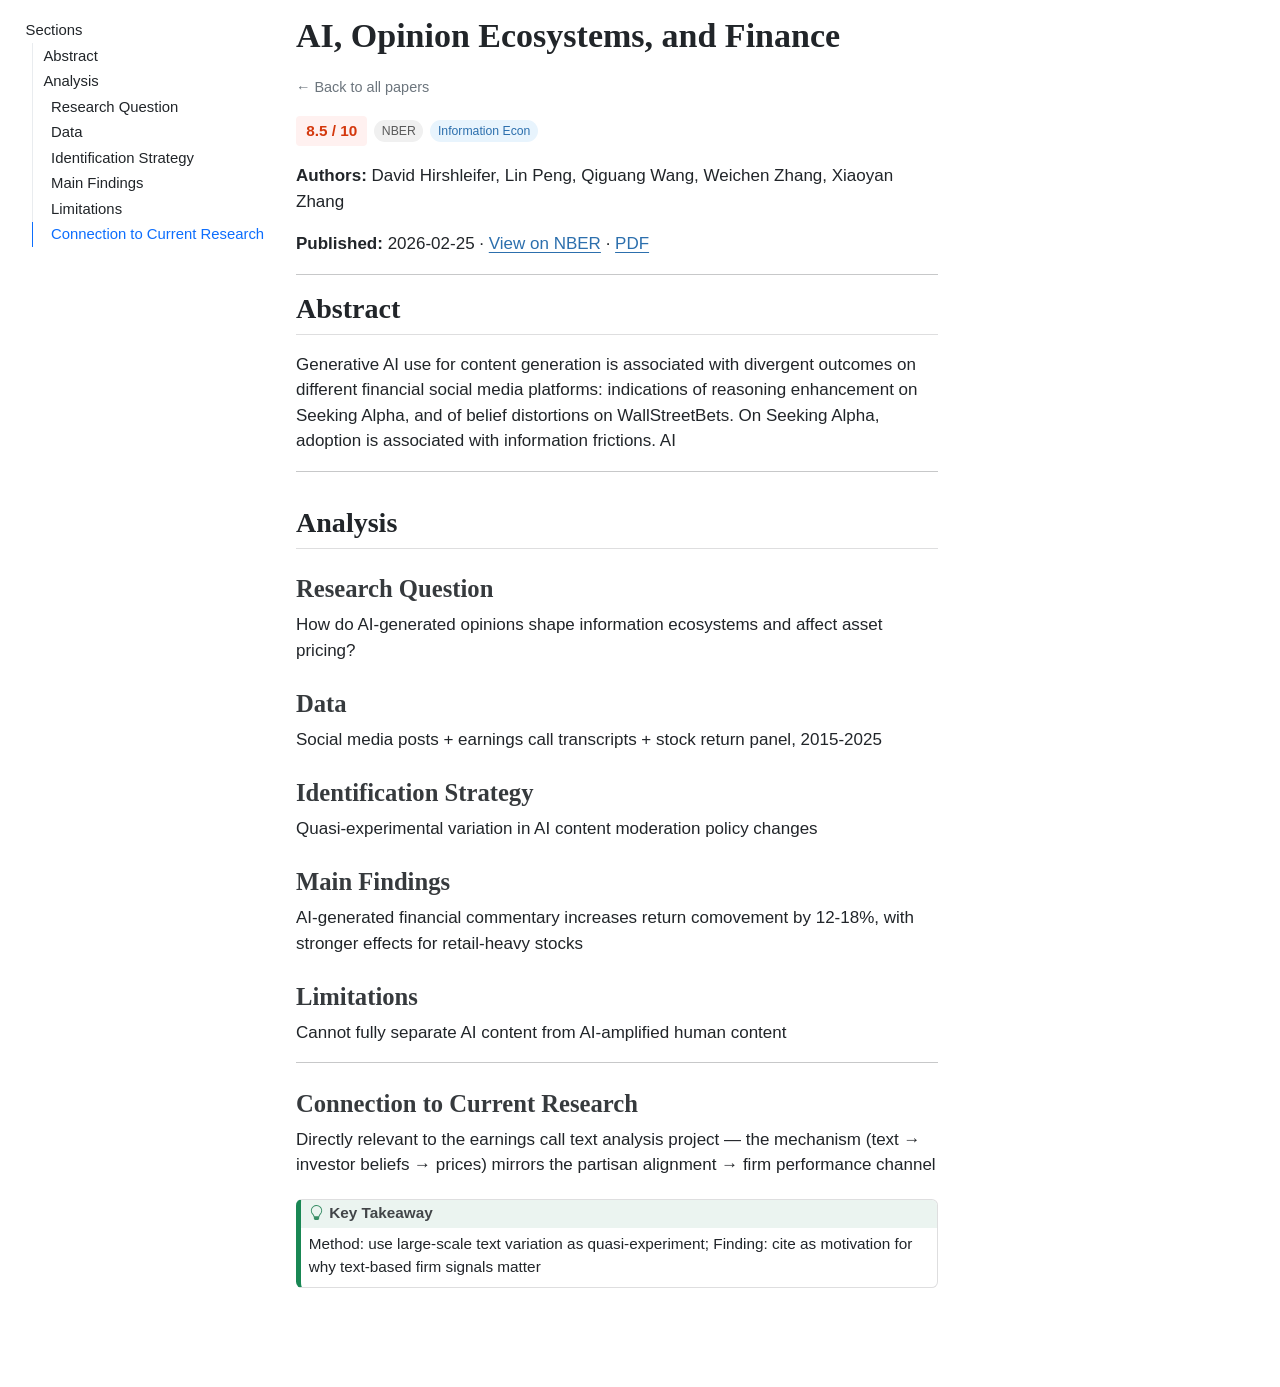
<file: docs/papers/nber-w34807.html>
<!DOCTYPE html>
<html xmlns="http://www.w3.org/1999/xhtml" lang="en" xml:lang="en"><head>

<meta charset="utf-8">
<meta name="generator" content="quarto-1.8.27">

<meta name="viewport" content="width=device-width, initial-scale=1.0, user-scalable=yes">


<title>AI, Opinion Ecosystems, and Finance</title>
<style>
code{white-space: pre-wrap;}
span.smallcaps{font-variant: small-caps;}
div.columns{display: flex; gap: min(4vw, 1.5em);}
div.column{flex: auto; overflow-x: auto;}
div.hanging-indent{margin-left: 1.5em; text-indent: -1.5em;}
ul.task-list{list-style: none;}
ul.task-list li input[type="checkbox"] {
  width: 0.8em;
  margin: 0 0.8em 0.2em -1em; /* quarto-specific, see https://github.com/quarto-dev/quarto-cli/issues/4556 */ 
  vertical-align: middle;
}
</style>


<script src="nber-w34807_files/libs/clipboard/clipboard.min.js"></script>
<script src="nber-w34807_files/libs/quarto-html/quarto.js" type="module"></script>
<script src="nber-w34807_files/libs/quarto-html/tabsets/tabsets.js" type="module"></script>
<script src="nber-w34807_files/libs/quarto-html/axe/axe-check.js" type="module"></script>
<script src="nber-w34807_files/libs/quarto-html/popper.min.js"></script>
<script src="nber-w34807_files/libs/quarto-html/tippy.umd.min.js"></script>
<script src="nber-w34807_files/libs/quarto-html/anchor.min.js"></script>
<link href="nber-w34807_files/libs/quarto-html/tippy.css" rel="stylesheet">
<link href="nber-w34807_files/libs/quarto-html/quarto-syntax-highlighting-ed96de9b727972fe78a7b5d16c58bf87.css" rel="stylesheet" id="quarto-text-highlighting-styles">
<script src="nber-w34807_files/libs/bootstrap/bootstrap.min.js"></script>
<link href="nber-w34807_files/libs/bootstrap/bootstrap-icons.css" rel="stylesheet">
<link href="nber-w34807_files/libs/bootstrap/bootstrap-31eb03601d55f7ff1d515a858f38b34f.min.css" rel="stylesheet" append-hash="true" id="quarto-bootstrap" data-mode="light">


</head>

<body class="quarto-light">

<div id="quarto-content" class="page-columns page-rows-contents page-layout-article toc-left">
<div id="quarto-sidebar-toc-left" class="sidebar toc-left">
  <nav id="TOC" role="doc-toc" class="toc-active">
    <h2 id="toc-title">Sections</h2>
   
  <ul>
  <li><a href="#abstract" id="toc-abstract" class="nav-link active" data-scroll-target="#abstract">Abstract</a></li>
  <li><a href="#analysis" id="toc-analysis" class="nav-link" data-scroll-target="#analysis">Analysis</a>
  <ul class="collapse">
  <li><a href="#research-question" id="toc-research-question" class="nav-link" data-scroll-target="#research-question">Research Question</a></li>
  <li><a href="#data" id="toc-data" class="nav-link" data-scroll-target="#data">Data</a></li>
  <li><a href="#identification-strategy" id="toc-identification-strategy" class="nav-link" data-scroll-target="#identification-strategy">Identification Strategy</a></li>
  <li><a href="#main-findings" id="toc-main-findings" class="nav-link" data-scroll-target="#main-findings">Main Findings</a></li>
  <li><a href="#limitations" id="toc-limitations" class="nav-link" data-scroll-target="#limitations">Limitations</a></li>
  <li><a href="#connection-to-current-research" id="toc-connection-to-current-research" class="nav-link" data-scroll-target="#connection-to-current-research">Connection to Current Research</a></li>
  </ul></li>
  </ul>
</nav>
</div>
<div id="quarto-margin-sidebar" class="sidebar margin-sidebar zindex-bottom">
</div>
<main class="content" id="quarto-document-content">

<header id="title-block-header" class="quarto-title-block default">
<div class="quarto-title">
<h1 class="title">AI, Opinion Ecosystems, and Finance</h1>
</div>



<div class="quarto-title-meta">

    
  
    
  </div>
  


</header>


<style>
body { font-family: "Inter", -apple-system, BlinkMacSystemFont, "Segoe UI", sans-serif; }
h1,h2,h3,h4,h5 { font-family: "Georgia", "Times New Roman", serif; }
a { color: #2c6fad; }

/* Stats bar */
.tracker-stats { display:flex; flex-wrap:wrap; gap:1.25rem; padding:0.75rem 1rem;
  background:#f8f9fa; border-radius:6px; margin-bottom:1.25rem; font-size:0.85rem; color:#495057; }
.tracker-stats strong { color:#212529; }

/* Filter bar */
.filter-bar { display:flex; flex-wrap:wrap; gap:0.4rem; margin-bottom:1.5rem; align-items:center; }
.filter-label { font-size:0.78rem; color:#6c757d; font-style:italic; margin-right:0.25rem; }
.filter-btn { font-size:0.78rem; padding:0.2rem 0.65rem; border-radius:20px;
  border:1px solid #dee2e6; background:white; color:#495057; cursor:pointer; transition:all .15s; }
.filter-btn:hover, .filter-btn.active { background:#2c6fad; border-color:#2c6fad; color:white; }

/* Paper card */
.paper-card { border:1px solid #dee2e6; border-radius:8px; padding:1rem 1.2rem;
  margin-bottom:0.85rem; background:white; transition:box-shadow .15s, border-color .15s; }
.paper-card:hover { box-shadow:0 2px 8px rgba(0,0,0,.08); border-color:#adb5bd; }
.paper-card.top-pick { border-left:4px solid #d4380d; }
.paper-card.high-relevance { border-left:4px solid #fa8c16; }
.paper-card.hidden { display:none !important; }

.paper-title { font-size:0.96rem; font-weight:600; font-family:Georgia,serif;
  margin-bottom:0.3rem; line-height:1.4; }
.paper-title a { color:inherit; text-decoration:none; }
.paper-title a:hover { color:#2c6fad; text-decoration:underline; }

.paper-meta { display:flex; flex-wrap:wrap; gap:0.35rem; align-items:center;
  margin-bottom:0.4rem; font-size:0.78rem; }
.paper-authors { font-size:0.8rem; color:#6c757d; font-style:italic; margin-bottom:0.35rem; }

/* Badges */
.score-badge { font-weight:700; padding:0.1rem 0.4rem; border-radius:4px; font-size:0.75rem; }
.score-top    { background:#fff1f0; color:#d4380d; }
.score-high   { background:#fff7e6; color:#d46b08; }
.score-mid    { background:#f6ffed; color:#389e0d; }
.score-low    { background:#f5f5f5; color:#595959; }
.topic-tag  { font-size:0.72rem; padding:0.1rem 0.45rem; border-radius:20px;
  background:#e8f4fd; color:#2c6fad; }
.source-tag { font-size:0.72rem; padding:0.1rem 0.45rem; border-radius:20px;
  background:#f0f0f0; color:#595959; }

/* Analysis (detail pages) */
.analysis-block { margin-top:0.75rem; padding-top:0.75rem;
  border-top:1px solid #e9ecef; font-size:0.83rem; }
.analysis-grid { display:grid; grid-template-columns:1fr 1fr; gap:0.5rem 1.2rem; margin-bottom:0.5rem; }
.analysis-item label { display:block; font-size:0.72rem; font-weight:600;
  text-transform:uppercase; letter-spacing:.04em; color:#6c757d; margin-bottom:.15rem; }
.analysis-item p { color:#212529; margin:0; }
.takeaway-box { background:#fff8e6; border-left:3px solid #fa8c16;
  border-radius:0 4px 4px 0; padding:0.5rem 0.75rem; color:#333; }
.takeaway-box strong { color:#d46b08; }

@media(max-width:768px) { .analysis-grid { grid-template-columns:1fr; } }
</style>
<div style="margin-bottom:1rem;">
  <a href="../index.html" style="font-size:0.85rem; color:#6c757d; text-decoration:none;">← Back to all papers</a>
</div>
<div style="display:flex; flex-wrap:wrap; gap:0.4rem; align-items:center; margin-bottom:1rem;">
  <span class="score-badge score-top" style="font-size:0.9rem; padding:0.2rem 0.6rem;">8.5 / 10</span>
  <span class="source-tag">NBER</span>
  <span class="topic-tag">Information Econ</span>
</div>
<p><strong>Authors:</strong> David Hirshleifer, Lin Peng, Qiguang Wang, Weichen Zhang, Xiaoyan Zhang</p>
<p><strong>Published:</strong> 2026-02-25 · <a href="https://www.nber.org/papers/w34807" target="_blank">View on NBER</a> · <a href="https://www.nber.org/system/files/working_papers/w34807/w34807.pdf" target="_blank">PDF</a></p>
<hr>
<section id="abstract" class="level2">
<h2 class="anchored" data-anchor-id="abstract">Abstract</h2>
<p>Generative AI use for content generation is associated with divergent outcomes on different financial social media platforms: indications of reasoning enhancement on Seeking Alpha, and of belief distortions on WallStreetBets. On Seeking Alpha, adoption is associated with information frictions. AI</p>
<hr>
</section>
<section id="analysis" class="level2">
<h2 class="anchored" data-anchor-id="analysis">Analysis</h2>
<section id="research-question" class="level3">
<h3 class="anchored" data-anchor-id="research-question">Research Question</h3>
<p>How do AI-generated opinions shape information ecosystems and affect asset pricing?</p>
</section>
<section id="data" class="level3">
<h3 class="anchored" data-anchor-id="data">Data</h3>
<p>Social media posts + earnings call transcripts + stock return panel, 2015-2025</p>
</section>
<section id="identification-strategy" class="level3">
<h3 class="anchored" data-anchor-id="identification-strategy">Identification Strategy</h3>
<p>Quasi-experimental variation in AI content moderation policy changes</p>
</section>
<section id="main-findings" class="level3">
<h3 class="anchored" data-anchor-id="main-findings">Main Findings</h3>
<p>AI-generated financial commentary increases return comovement by 12-18%, with stronger effects for retail-heavy stocks</p>
</section>
<section id="limitations" class="level3">
<h3 class="anchored" data-anchor-id="limitations">Limitations</h3>
<p>Cannot fully separate AI content from AI-amplified human content</p>
<hr>
</section>
<section id="connection-to-current-research" class="level3">
<h3 class="anchored" data-anchor-id="connection-to-current-research">Connection to Current Research</h3>
<p>Directly relevant to the earnings call text analysis project — the mechanism (text → investor beliefs → prices) mirrors the partisan alignment → firm performance channel</p>
<div class="callout callout-style-default callout-tip callout-titled">
<div class="callout-header d-flex align-content-center">
<div class="callout-icon-container">
<i class="callout-icon"></i>
</div>
<div class="callout-title-container flex-fill">
<span class="screen-reader-only">Tip</span>Key Takeaway
</div>
</div>
<div class="callout-body-container callout-body">
<p>Method: use large-scale text variation as quasi-experiment; Finding: cite as motivation for why text-based firm signals matter</p>
</div>
</div>
</section>
</section>

</main>
<!-- /main column -->
<script id="quarto-html-after-body" type="application/javascript">
  window.document.addEventListener("DOMContentLoaded", function (event) {
    const icon = "";
    const anchorJS = new window.AnchorJS();
    anchorJS.options = {
      placement: 'right',
      icon: icon
    };
    anchorJS.add('.anchored');
    const isCodeAnnotation = (el) => {
      for (const clz of el.classList) {
        if (clz.startsWith('code-annotation-')) {                     
          return true;
        }
      }
      return false;
    }
    const onCopySuccess = function(e) {
      // button target
      const button = e.trigger;
      // don't keep focus
      button.blur();
      // flash "checked"
      button.classList.add('code-copy-button-checked');
      var currentTitle = button.getAttribute("title");
      button.setAttribute("title", "Copied!");
      let tooltip;
      if (window.bootstrap) {
        button.setAttribute("data-bs-toggle", "tooltip");
        button.setAttribute("data-bs-placement", "left");
        button.setAttribute("data-bs-title", "Copied!");
        tooltip = new bootstrap.Tooltip(button, 
          { trigger: "manual", 
            customClass: "code-copy-button-tooltip",
            offset: [0, -8]});
        tooltip.show();    
      }
      setTimeout(function() {
        if (tooltip) {
          tooltip.hide();
          button.removeAttribute("data-bs-title");
          button.removeAttribute("data-bs-toggle");
          button.removeAttribute("data-bs-placement");
        }
        button.setAttribute("title", currentTitle);
        button.classList.remove('code-copy-button-checked');
      }, 1000);
      // clear code selection
      e.clearSelection();
    }
    const getTextToCopy = function(trigger) {
      const outerScaffold = trigger.parentElement.cloneNode(true);
      const codeEl = outerScaffold.querySelector('code');
      for (const childEl of codeEl.children) {
        if (isCodeAnnotation(childEl)) {
          childEl.remove();
        }
      }
      return codeEl.innerText;
    }
    const clipboard = new window.ClipboardJS('.code-copy-button:not([data-in-quarto-modal])', {
      text: getTextToCopy
    });
    clipboard.on('success', onCopySuccess);
    if (window.document.getElementById('quarto-embedded-source-code-modal')) {
      const clipboardModal = new window.ClipboardJS('.code-copy-button[data-in-quarto-modal]', {
        text: getTextToCopy,
        container: window.document.getElementById('quarto-embedded-source-code-modal')
      });
      clipboardModal.on('success', onCopySuccess);
    }
      var localhostRegex = new RegExp(/^(?:http|https):\/\/localhost\:?[0-9]*\//);
      var mailtoRegex = new RegExp(/^mailto:/);
        var filterRegex = new RegExp('/' + window.location.host + '/');
      var isInternal = (href) => {
          return filterRegex.test(href) || localhostRegex.test(href) || mailtoRegex.test(href);
      }
      // Inspect non-navigation links and adorn them if external
     var links = window.document.querySelectorAll('a[href]:not(.nav-link):not(.navbar-brand):not(.toc-action):not(.sidebar-link):not(.sidebar-item-toggle):not(.pagination-link):not(.no-external):not([aria-hidden]):not(.dropdown-item):not(.quarto-navigation-tool):not(.about-link)');
      for (var i=0; i<links.length; i++) {
        const link = links[i];
        if (!isInternal(link.href)) {
          // undo the damage that might have been done by quarto-nav.js in the case of
          // links that we want to consider external
          if (link.dataset.originalHref !== undefined) {
            link.href = link.dataset.originalHref;
          }
        }
      }
    function tippyHover(el, contentFn, onTriggerFn, onUntriggerFn) {
      const config = {
        allowHTML: true,
        maxWidth: 500,
        delay: 100,
        arrow: false,
        appendTo: function(el) {
            return el.parentElement;
        },
        interactive: true,
        interactiveBorder: 10,
        theme: 'quarto',
        placement: 'bottom-start',
      };
      if (contentFn) {
        config.content = contentFn;
      }
      if (onTriggerFn) {
        config.onTrigger = onTriggerFn;
      }
      if (onUntriggerFn) {
        config.onUntrigger = onUntriggerFn;
      }
      window.tippy(el, config); 
    }
    const noterefs = window.document.querySelectorAll('a[role="doc-noteref"]');
    for (var i=0; i<noterefs.length; i++) {
      const ref = noterefs[i];
      tippyHover(ref, function() {
        // use id or data attribute instead here
        let href = ref.getAttribute('data-footnote-href') || ref.getAttribute('href');
        try { href = new URL(href).hash; } catch {}
        const id = href.replace(/^#\/?/, "");
        const note = window.document.getElementById(id);
        if (note) {
          return note.innerHTML;
        } else {
          return "";
        }
      });
    }
    const xrefs = window.document.querySelectorAll('a.quarto-xref');
    const processXRef = (id, note) => {
      // Strip column container classes
      const stripColumnClz = (el) => {
        el.classList.remove("page-full", "page-columns");
        if (el.children) {
          for (const child of el.children) {
            stripColumnClz(child);
          }
        }
      }
      stripColumnClz(note)
      if (id === null || id.startsWith('sec-')) {
        // Special case sections, only their first couple elements
        const container = document.createElement("div");
        if (note.children && note.children.length > 2) {
          container.appendChild(note.children[0].cloneNode(true));
          for (let i = 1; i < note.children.length; i++) {
            const child = note.children[i];
            if (child.tagName === "P" && child.innerText === "") {
              continue;
            } else {
              container.appendChild(child.cloneNode(true));
              break;
            }
          }
          if (window.Quarto?.typesetMath) {
            window.Quarto.typesetMath(container);
          }
          return container.innerHTML
        } else {
          if (window.Quarto?.typesetMath) {
            window.Quarto.typesetMath(note);
          }
          return note.innerHTML;
        }
      } else {
        // Remove any anchor links if they are present
        const anchorLink = note.querySelector('a.anchorjs-link');
        if (anchorLink) {
          anchorLink.remove();
        }
        if (window.Quarto?.typesetMath) {
          window.Quarto.typesetMath(note);
        }
        if (note.classList.contains("callout")) {
          return note.outerHTML;
        } else {
          return note.innerHTML;
        }
      }
    }
    for (var i=0; i<xrefs.length; i++) {
      const xref = xrefs[i];
      tippyHover(xref, undefined, function(instance) {
        instance.disable();
        let url = xref.getAttribute('href');
        let hash = undefined; 
        if (url.startsWith('#')) {
          hash = url;
        } else {
          try { hash = new URL(url).hash; } catch {}
        }
        if (hash) {
          const id = hash.replace(/^#\/?/, "");
          const note = window.document.getElementById(id);
          if (note !== null) {
            try {
              const html = processXRef(id, note.cloneNode(true));
              instance.setContent(html);
            } finally {
              instance.enable();
              instance.show();
            }
          } else {
            // See if we can fetch this
            fetch(url.split('#')[0])
            .then(res => res.text())
            .then(html => {
              const parser = new DOMParser();
              const htmlDoc = parser.parseFromString(html, "text/html");
              const note = htmlDoc.getElementById(id);
              if (note !== null) {
                const html = processXRef(id, note);
                instance.setContent(html);
              } 
            }).finally(() => {
              instance.enable();
              instance.show();
            });
          }
        } else {
          // See if we can fetch a full url (with no hash to target)
          // This is a special case and we should probably do some content thinning / targeting
          fetch(url)
          .then(res => res.text())
          .then(html => {
            const parser = new DOMParser();
            const htmlDoc = parser.parseFromString(html, "text/html");
            const note = htmlDoc.querySelector('main.content');
            if (note !== null) {
              // This should only happen for chapter cross references
              // (since there is no id in the URL)
              // remove the first header
              if (note.children.length > 0 && note.children[0].tagName === "HEADER") {
                note.children[0].remove();
              }
              const html = processXRef(null, note);
              instance.setContent(html);
            } 
          }).finally(() => {
            instance.enable();
            instance.show();
          });
        }
      }, function(instance) {
      });
    }
        let selectedAnnoteEl;
        const selectorForAnnotation = ( cell, annotation) => {
          let cellAttr = 'data-code-cell="' + cell + '"';
          let lineAttr = 'data-code-annotation="' +  annotation + '"';
          const selector = 'span[' + cellAttr + '][' + lineAttr + ']';
          return selector;
        }
        const selectCodeLines = (annoteEl) => {
          const doc = window.document;
          const targetCell = annoteEl.getAttribute("data-target-cell");
          const targetAnnotation = annoteEl.getAttribute("data-target-annotation");
          const annoteSpan = window.document.querySelector(selectorForAnnotation(targetCell, targetAnnotation));
          const lines = annoteSpan.getAttribute("data-code-lines").split(",");
          const lineIds = lines.map((line) => {
            return targetCell + "-" + line;
          })
          let top = null;
          let height = null;
          let parent = null;
          if (lineIds.length > 0) {
              //compute the position of the single el (top and bottom and make a div)
              const el = window.document.getElementById(lineIds[0]);
              top = el.offsetTop;
              height = el.offsetHeight;
              parent = el.parentElement.parentElement;
            if (lineIds.length > 1) {
              const lastEl = window.document.getElementById(lineIds[lineIds.length - 1]);
              const bottom = lastEl.offsetTop + lastEl.offsetHeight;
              height = bottom - top;
            }
            if (top !== null && height !== null && parent !== null) {
              // cook up a div (if necessary) and position it 
              let div = window.document.getElementById("code-annotation-line-highlight");
              if (div === null) {
                div = window.document.createElement("div");
                div.setAttribute("id", "code-annotation-line-highlight");
                div.style.position = 'absolute';
                parent.appendChild(div);
              }
              div.style.top = top - 2 + "px";
              div.style.height = height + 4 + "px";
              div.style.left = 0;
              let gutterDiv = window.document.getElementById("code-annotation-line-highlight-gutter");
              if (gutterDiv === null) {
                gutterDiv = window.document.createElement("div");
                gutterDiv.setAttribute("id", "code-annotation-line-highlight-gutter");
                gutterDiv.style.position = 'absolute';
                const codeCell = window.document.getElementById(targetCell);
                const gutter = codeCell.querySelector('.code-annotation-gutter');
                gutter.appendChild(gutterDiv);
              }
              gutterDiv.style.top = top - 2 + "px";
              gutterDiv.style.height = height + 4 + "px";
            }
            selectedAnnoteEl = annoteEl;
          }
        };
        const unselectCodeLines = () => {
          const elementsIds = ["code-annotation-line-highlight", "code-annotation-line-highlight-gutter"];
          elementsIds.forEach((elId) => {
            const div = window.document.getElementById(elId);
            if (div) {
              div.remove();
            }
          });
          selectedAnnoteEl = undefined;
        };
          // Handle positioning of the toggle
      window.addEventListener(
        "resize",
        throttle(() => {
          elRect = undefined;
          if (selectedAnnoteEl) {
            selectCodeLines(selectedAnnoteEl);
          }
        }, 10)
      );
      function throttle(fn, ms) {
      let throttle = false;
      let timer;
        return (...args) => {
          if(!throttle) { // first call gets through
              fn.apply(this, args);
              throttle = true;
          } else { // all the others get throttled
              if(timer) clearTimeout(timer); // cancel #2
              timer = setTimeout(() => {
                fn.apply(this, args);
                timer = throttle = false;
              }, ms);
          }
        };
      }
        // Attach click handler to the DT
        const annoteDls = window.document.querySelectorAll('dt[data-target-cell]');
        for (const annoteDlNode of annoteDls) {
          annoteDlNode.addEventListener('click', (event) => {
            const clickedEl = event.target;
            if (clickedEl !== selectedAnnoteEl) {
              unselectCodeLines();
              const activeEl = window.document.querySelector('dt[data-target-cell].code-annotation-active');
              if (activeEl) {
                activeEl.classList.remove('code-annotation-active');
              }
              selectCodeLines(clickedEl);
              clickedEl.classList.add('code-annotation-active');
            } else {
              // Unselect the line
              unselectCodeLines();
              clickedEl.classList.remove('code-annotation-active');
            }
          });
        }
    const findCites = (el) => {
      const parentEl = el.parentElement;
      if (parentEl) {
        const cites = parentEl.dataset.cites;
        if (cites) {
          return {
            el,
            cites: cites.split(' ')
          };
        } else {
          return findCites(el.parentElement)
        }
      } else {
        return undefined;
      }
    };
    var bibliorefs = window.document.querySelectorAll('a[role="doc-biblioref"]');
    for (var i=0; i<bibliorefs.length; i++) {
      const ref = bibliorefs[i];
      const citeInfo = findCites(ref);
      if (citeInfo) {
        tippyHover(citeInfo.el, function() {
          var popup = window.document.createElement('div');
          citeInfo.cites.forEach(function(cite) {
            var citeDiv = window.document.createElement('div');
            citeDiv.classList.add('hanging-indent');
            citeDiv.classList.add('csl-entry');
            var biblioDiv = window.document.getElementById('ref-' + cite);
            if (biblioDiv) {
              citeDiv.innerHTML = biblioDiv.innerHTML;
            }
            popup.appendChild(citeDiv);
          });
          return popup.innerHTML;
        });
      }
    }
  });
  </script>
</div> <!-- /content -->




</body></html>
</file>
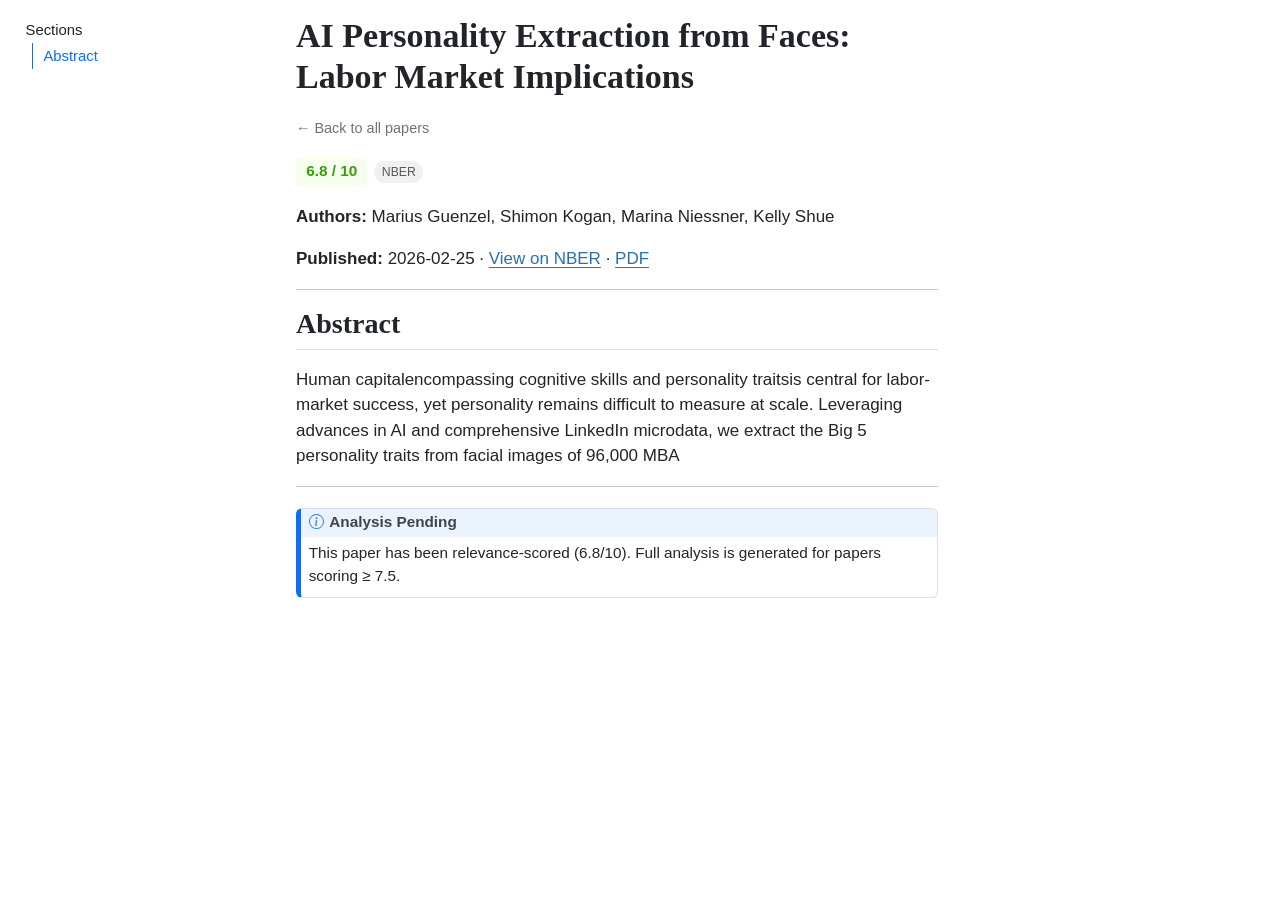
<file: docs/papers/nber-w34808.html>
<!DOCTYPE html>
<html xmlns="http://www.w3.org/1999/xhtml" lang="en" xml:lang="en"><head>

<meta charset="utf-8">
<meta name="generator" content="quarto-1.8.27">

<meta name="viewport" content="width=device-width, initial-scale=1.0, user-scalable=yes">


<title>AI Personality Extraction from Faces: Labor Market Implications</title>
<style>
code{white-space: pre-wrap;}
span.smallcaps{font-variant: small-caps;}
div.columns{display: flex; gap: min(4vw, 1.5em);}
div.column{flex: auto; overflow-x: auto;}
div.hanging-indent{margin-left: 1.5em; text-indent: -1.5em;}
ul.task-list{list-style: none;}
ul.task-list li input[type="checkbox"] {
  width: 0.8em;
  margin: 0 0.8em 0.2em -1em; /* quarto-specific, see https://github.com/quarto-dev/quarto-cli/issues/4556 */ 
  vertical-align: middle;
}
</style>


<script src="nber-w34808_files/libs/clipboard/clipboard.min.js"></script>
<script src="nber-w34808_files/libs/quarto-html/quarto.js" type="module"></script>
<script src="nber-w34808_files/libs/quarto-html/tabsets/tabsets.js" type="module"></script>
<script src="nber-w34808_files/libs/quarto-html/axe/axe-check.js" type="module"></script>
<script src="nber-w34808_files/libs/quarto-html/popper.min.js"></script>
<script src="nber-w34808_files/libs/quarto-html/tippy.umd.min.js"></script>
<script src="nber-w34808_files/libs/quarto-html/anchor.min.js"></script>
<link href="nber-w34808_files/libs/quarto-html/tippy.css" rel="stylesheet">
<link href="nber-w34808_files/libs/quarto-html/quarto-syntax-highlighting-ed96de9b727972fe78a7b5d16c58bf87.css" rel="stylesheet" id="quarto-text-highlighting-styles">
<script src="nber-w34808_files/libs/bootstrap/bootstrap.min.js"></script>
<link href="nber-w34808_files/libs/bootstrap/bootstrap-icons.css" rel="stylesheet">
<link href="nber-w34808_files/libs/bootstrap/bootstrap-31eb03601d55f7ff1d515a858f38b34f.min.css" rel="stylesheet" append-hash="true" id="quarto-bootstrap" data-mode="light">


</head>

<body class="quarto-light">

<div id="quarto-content" class="page-columns page-rows-contents page-layout-article toc-left">
<div id="quarto-sidebar-toc-left" class="sidebar toc-left">
  <nav id="TOC" role="doc-toc" class="toc-active">
    <h2 id="toc-title">Sections</h2>
   
  <ul>
  <li><a href="#abstract" id="toc-abstract" class="nav-link active" data-scroll-target="#abstract">Abstract</a></li>
  </ul>
</nav>
</div>
<div id="quarto-margin-sidebar" class="sidebar margin-sidebar zindex-bottom">
</div>
<main class="content" id="quarto-document-content">

<header id="title-block-header" class="quarto-title-block default">
<div class="quarto-title">
<h1 class="title">AI Personality Extraction from Faces: Labor Market Implications</h1>
</div>



<div class="quarto-title-meta">

    
  
    
  </div>
  


</header>


<style>
body { font-family: "Inter", -apple-system, BlinkMacSystemFont, "Segoe UI", sans-serif; }
h1,h2,h3,h4,h5 { font-family: "Georgia", "Times New Roman", serif; }
a { color: #2c6fad; }

/* Stats bar */
.tracker-stats { display:flex; flex-wrap:wrap; gap:1.25rem; padding:0.75rem 1rem;
  background:#f8f9fa; border-radius:6px; margin-bottom:1.25rem; font-size:0.85rem; color:#495057; }
.tracker-stats strong { color:#212529; }

/* Filter bar */
.filter-bar { display:flex; flex-wrap:wrap; gap:0.4rem; margin-bottom:1.5rem; align-items:center; }
.filter-label { font-size:0.78rem; color:#6c757d; font-style:italic; margin-right:0.25rem; }
.filter-btn { font-size:0.78rem; padding:0.2rem 0.65rem; border-radius:20px;
  border:1px solid #dee2e6; background:white; color:#495057; cursor:pointer; transition:all .15s; }
.filter-btn:hover, .filter-btn.active { background:#2c6fad; border-color:#2c6fad; color:white; }

/* Paper card */
.paper-card { border:1px solid #dee2e6; border-radius:8px; padding:1rem 1.2rem;
  margin-bottom:0.85rem; background:white; transition:box-shadow .15s, border-color .15s; }
.paper-card:hover { box-shadow:0 2px 8px rgba(0,0,0,.08); border-color:#adb5bd; }
.paper-card.top-pick { border-left:4px solid #d4380d; }
.paper-card.high-relevance { border-left:4px solid #fa8c16; }
.paper-card.hidden { display:none !important; }

.paper-title { font-size:0.96rem; font-weight:600; font-family:Georgia,serif;
  margin-bottom:0.3rem; line-height:1.4; }
.paper-title a { color:inherit; text-decoration:none; }
.paper-title a:hover { color:#2c6fad; text-decoration:underline; }

.paper-meta { display:flex; flex-wrap:wrap; gap:0.35rem; align-items:center;
  margin-bottom:0.4rem; font-size:0.78rem; }
.paper-authors { font-size:0.8rem; color:#6c757d; font-style:italic; margin-bottom:0.35rem; }

/* Badges */
.score-badge { font-weight:700; padding:0.1rem 0.4rem; border-radius:4px; font-size:0.75rem; }
.score-top    { background:#fff1f0; color:#d4380d; }
.score-high   { background:#fff7e6; color:#d46b08; }
.score-mid    { background:#f6ffed; color:#389e0d; }
.score-low    { background:#f5f5f5; color:#595959; }
.topic-tag  { font-size:0.72rem; padding:0.1rem 0.45rem; border-radius:20px;
  background:#e8f4fd; color:#2c6fad; }
.source-tag { font-size:0.72rem; padding:0.1rem 0.45rem; border-radius:20px;
  background:#f0f0f0; color:#595959; }

/* Analysis (detail pages) */
.analysis-block { margin-top:0.75rem; padding-top:0.75rem;
  border-top:1px solid #e9ecef; font-size:0.83rem; }
.analysis-grid { display:grid; grid-template-columns:1fr 1fr; gap:0.5rem 1.2rem; margin-bottom:0.5rem; }
.analysis-item label { display:block; font-size:0.72rem; font-weight:600;
  text-transform:uppercase; letter-spacing:.04em; color:#6c757d; margin-bottom:.15rem; }
.analysis-item p { color:#212529; margin:0; }
.takeaway-box { background:#fff8e6; border-left:3px solid #fa8c16;
  border-radius:0 4px 4px 0; padding:0.5rem 0.75rem; color:#333; }
.takeaway-box strong { color:#d46b08; }

@media(max-width:768px) { .analysis-grid { grid-template-columns:1fr; } }
</style>
<div style="margin-bottom:1rem;">
  <a href="../index.html" style="font-size:0.85rem; color:#6c757d; text-decoration:none;">← Back to all papers</a>
</div>
<div style="display:flex; flex-wrap:wrap; gap:0.4rem; align-items:center; margin-bottom:1rem;">
  <span class="score-badge score-mid" style="font-size:0.9rem; padding:0.2rem 0.6rem;">6.8 / 10</span>
  <span class="source-tag">NBER</span>
  
</div>
<p><strong>Authors:</strong> Marius Guenzel, Shimon Kogan, Marina Niessner, Kelly Shue</p>
<p><strong>Published:</strong> 2026-02-25 · <a href="https://www.nber.org/papers/w34808" target="_blank">View on NBER</a> · <a href="https://www.nber.org/system/files/working_papers/w34808/w34808.pdf" target="_blank">PDF</a></p>
<hr>
<section id="abstract" class="level2">
<h2 class="anchored" data-anchor-id="abstract">Abstract</h2>
<p>Human capitalencompassing cognitive skills and personality traitsis central for labor-market success, yet personality remains difficult to measure at scale. Leveraging advances in AI and comprehensive LinkedIn microdata, we extract the Big 5 personality traits from facial images of 96,000 MBA</p>
<hr>
<div class="callout callout-style-default callout-note callout-titled">
<div class="callout-header d-flex align-content-center">
<div class="callout-icon-container">
<i class="callout-icon"></i>
</div>
<div class="callout-title-container flex-fill">
<span class="screen-reader-only">Note</span>Analysis Pending
</div>
</div>
<div class="callout-body-container callout-body">
<p>This paper has been relevance-scored (6.8/10). Full analysis is generated for papers scoring ≥ 7.5.</p>
</div>
</div>
</section>

</main>
<!-- /main column -->
<script id="quarto-html-after-body" type="application/javascript">
  window.document.addEventListener("DOMContentLoaded", function (event) {
    const icon = "";
    const anchorJS = new window.AnchorJS();
    anchorJS.options = {
      placement: 'right',
      icon: icon
    };
    anchorJS.add('.anchored');
    const isCodeAnnotation = (el) => {
      for (const clz of el.classList) {
        if (clz.startsWith('code-annotation-')) {                     
          return true;
        }
      }
      return false;
    }
    const onCopySuccess = function(e) {
      // button target
      const button = e.trigger;
      // don't keep focus
      button.blur();
      // flash "checked"
      button.classList.add('code-copy-button-checked');
      var currentTitle = button.getAttribute("title");
      button.setAttribute("title", "Copied!");
      let tooltip;
      if (window.bootstrap) {
        button.setAttribute("data-bs-toggle", "tooltip");
        button.setAttribute("data-bs-placement", "left");
        button.setAttribute("data-bs-title", "Copied!");
        tooltip = new bootstrap.Tooltip(button, 
          { trigger: "manual", 
            customClass: "code-copy-button-tooltip",
            offset: [0, -8]});
        tooltip.show();    
      }
      setTimeout(function() {
        if (tooltip) {
          tooltip.hide();
          button.removeAttribute("data-bs-title");
          button.removeAttribute("data-bs-toggle");
          button.removeAttribute("data-bs-placement");
        }
        button.setAttribute("title", currentTitle);
        button.classList.remove('code-copy-button-checked');
      }, 1000);
      // clear code selection
      e.clearSelection();
    }
    const getTextToCopy = function(trigger) {
      const outerScaffold = trigger.parentElement.cloneNode(true);
      const codeEl = outerScaffold.querySelector('code');
      for (const childEl of codeEl.children) {
        if (isCodeAnnotation(childEl)) {
          childEl.remove();
        }
      }
      return codeEl.innerText;
    }
    const clipboard = new window.ClipboardJS('.code-copy-button:not([data-in-quarto-modal])', {
      text: getTextToCopy
    });
    clipboard.on('success', onCopySuccess);
    if (window.document.getElementById('quarto-embedded-source-code-modal')) {
      const clipboardModal = new window.ClipboardJS('.code-copy-button[data-in-quarto-modal]', {
        text: getTextToCopy,
        container: window.document.getElementById('quarto-embedded-source-code-modal')
      });
      clipboardModal.on('success', onCopySuccess);
    }
      var localhostRegex = new RegExp(/^(?:http|https):\/\/localhost\:?[0-9]*\//);
      var mailtoRegex = new RegExp(/^mailto:/);
        var filterRegex = new RegExp('/' + window.location.host + '/');
      var isInternal = (href) => {
          return filterRegex.test(href) || localhostRegex.test(href) || mailtoRegex.test(href);
      }
      // Inspect non-navigation links and adorn them if external
     var links = window.document.querySelectorAll('a[href]:not(.nav-link):not(.navbar-brand):not(.toc-action):not(.sidebar-link):not(.sidebar-item-toggle):not(.pagination-link):not(.no-external):not([aria-hidden]):not(.dropdown-item):not(.quarto-navigation-tool):not(.about-link)');
      for (var i=0; i<links.length; i++) {
        const link = links[i];
        if (!isInternal(link.href)) {
          // undo the damage that might have been done by quarto-nav.js in the case of
          // links that we want to consider external
          if (link.dataset.originalHref !== undefined) {
            link.href = link.dataset.originalHref;
          }
        }
      }
    function tippyHover(el, contentFn, onTriggerFn, onUntriggerFn) {
      const config = {
        allowHTML: true,
        maxWidth: 500,
        delay: 100,
        arrow: false,
        appendTo: function(el) {
            return el.parentElement;
        },
        interactive: true,
        interactiveBorder: 10,
        theme: 'quarto',
        placement: 'bottom-start',
      };
      if (contentFn) {
        config.content = contentFn;
      }
      if (onTriggerFn) {
        config.onTrigger = onTriggerFn;
      }
      if (onUntriggerFn) {
        config.onUntrigger = onUntriggerFn;
      }
      window.tippy(el, config); 
    }
    const noterefs = window.document.querySelectorAll('a[role="doc-noteref"]');
    for (var i=0; i<noterefs.length; i++) {
      const ref = noterefs[i];
      tippyHover(ref, function() {
        // use id or data attribute instead here
        let href = ref.getAttribute('data-footnote-href') || ref.getAttribute('href');
        try { href = new URL(href).hash; } catch {}
        const id = href.replace(/^#\/?/, "");
        const note = window.document.getElementById(id);
        if (note) {
          return note.innerHTML;
        } else {
          return "";
        }
      });
    }
    const xrefs = window.document.querySelectorAll('a.quarto-xref');
    const processXRef = (id, note) => {
      // Strip column container classes
      const stripColumnClz = (el) => {
        el.classList.remove("page-full", "page-columns");
        if (el.children) {
          for (const child of el.children) {
            stripColumnClz(child);
          }
        }
      }
      stripColumnClz(note)
      if (id === null || id.startsWith('sec-')) {
        // Special case sections, only their first couple elements
        const container = document.createElement("div");
        if (note.children && note.children.length > 2) {
          container.appendChild(note.children[0].cloneNode(true));
          for (let i = 1; i < note.children.length; i++) {
            const child = note.children[i];
            if (child.tagName === "P" && child.innerText === "") {
              continue;
            } else {
              container.appendChild(child.cloneNode(true));
              break;
            }
          }
          if (window.Quarto?.typesetMath) {
            window.Quarto.typesetMath(container);
          }
          return container.innerHTML
        } else {
          if (window.Quarto?.typesetMath) {
            window.Quarto.typesetMath(note);
          }
          return note.innerHTML;
        }
      } else {
        // Remove any anchor links if they are present
        const anchorLink = note.querySelector('a.anchorjs-link');
        if (anchorLink) {
          anchorLink.remove();
        }
        if (window.Quarto?.typesetMath) {
          window.Quarto.typesetMath(note);
        }
        if (note.classList.contains("callout")) {
          return note.outerHTML;
        } else {
          return note.innerHTML;
        }
      }
    }
    for (var i=0; i<xrefs.length; i++) {
      const xref = xrefs[i];
      tippyHover(xref, undefined, function(instance) {
        instance.disable();
        let url = xref.getAttribute('href');
        let hash = undefined; 
        if (url.startsWith('#')) {
          hash = url;
        } else {
          try { hash = new URL(url).hash; } catch {}
        }
        if (hash) {
          const id = hash.replace(/^#\/?/, "");
          const note = window.document.getElementById(id);
          if (note !== null) {
            try {
              const html = processXRef(id, note.cloneNode(true));
              instance.setContent(html);
            } finally {
              instance.enable();
              instance.show();
            }
          } else {
            // See if we can fetch this
            fetch(url.split('#')[0])
            .then(res => res.text())
            .then(html => {
              const parser = new DOMParser();
              const htmlDoc = parser.parseFromString(html, "text/html");
              const note = htmlDoc.getElementById(id);
              if (note !== null) {
                const html = processXRef(id, note);
                instance.setContent(html);
              } 
            }).finally(() => {
              instance.enable();
              instance.show();
            });
          }
        } else {
          // See if we can fetch a full url (with no hash to target)
          // This is a special case and we should probably do some content thinning / targeting
          fetch(url)
          .then(res => res.text())
          .then(html => {
            const parser = new DOMParser();
            const htmlDoc = parser.parseFromString(html, "text/html");
            const note = htmlDoc.querySelector('main.content');
            if (note !== null) {
              // This should only happen for chapter cross references
              // (since there is no id in the URL)
              // remove the first header
              if (note.children.length > 0 && note.children[0].tagName === "HEADER") {
                note.children[0].remove();
              }
              const html = processXRef(null, note);
              instance.setContent(html);
            } 
          }).finally(() => {
            instance.enable();
            instance.show();
          });
        }
      }, function(instance) {
      });
    }
        let selectedAnnoteEl;
        const selectorForAnnotation = ( cell, annotation) => {
          let cellAttr = 'data-code-cell="' + cell + '"';
          let lineAttr = 'data-code-annotation="' +  annotation + '"';
          const selector = 'span[' + cellAttr + '][' + lineAttr + ']';
          return selector;
        }
        const selectCodeLines = (annoteEl) => {
          const doc = window.document;
          const targetCell = annoteEl.getAttribute("data-target-cell");
          const targetAnnotation = annoteEl.getAttribute("data-target-annotation");
          const annoteSpan = window.document.querySelector(selectorForAnnotation(targetCell, targetAnnotation));
          const lines = annoteSpan.getAttribute("data-code-lines").split(",");
          const lineIds = lines.map((line) => {
            return targetCell + "-" + line;
          })
          let top = null;
          let height = null;
          let parent = null;
          if (lineIds.length > 0) {
              //compute the position of the single el (top and bottom and make a div)
              const el = window.document.getElementById(lineIds[0]);
              top = el.offsetTop;
              height = el.offsetHeight;
              parent = el.parentElement.parentElement;
            if (lineIds.length > 1) {
              const lastEl = window.document.getElementById(lineIds[lineIds.length - 1]);
              const bottom = lastEl.offsetTop + lastEl.offsetHeight;
              height = bottom - top;
            }
            if (top !== null && height !== null && parent !== null) {
              // cook up a div (if necessary) and position it 
              let div = window.document.getElementById("code-annotation-line-highlight");
              if (div === null) {
                div = window.document.createElement("div");
                div.setAttribute("id", "code-annotation-line-highlight");
                div.style.position = 'absolute';
                parent.appendChild(div);
              }
              div.style.top = top - 2 + "px";
              div.style.height = height + 4 + "px";
              div.style.left = 0;
              let gutterDiv = window.document.getElementById("code-annotation-line-highlight-gutter");
              if (gutterDiv === null) {
                gutterDiv = window.document.createElement("div");
                gutterDiv.setAttribute("id", "code-annotation-line-highlight-gutter");
                gutterDiv.style.position = 'absolute';
                const codeCell = window.document.getElementById(targetCell);
                const gutter = codeCell.querySelector('.code-annotation-gutter');
                gutter.appendChild(gutterDiv);
              }
              gutterDiv.style.top = top - 2 + "px";
              gutterDiv.style.height = height + 4 + "px";
            }
            selectedAnnoteEl = annoteEl;
          }
        };
        const unselectCodeLines = () => {
          const elementsIds = ["code-annotation-line-highlight", "code-annotation-line-highlight-gutter"];
          elementsIds.forEach((elId) => {
            const div = window.document.getElementById(elId);
            if (div) {
              div.remove();
            }
          });
          selectedAnnoteEl = undefined;
        };
          // Handle positioning of the toggle
      window.addEventListener(
        "resize",
        throttle(() => {
          elRect = undefined;
          if (selectedAnnoteEl) {
            selectCodeLines(selectedAnnoteEl);
          }
        }, 10)
      );
      function throttle(fn, ms) {
      let throttle = false;
      let timer;
        return (...args) => {
          if(!throttle) { // first call gets through
              fn.apply(this, args);
              throttle = true;
          } else { // all the others get throttled
              if(timer) clearTimeout(timer); // cancel #2
              timer = setTimeout(() => {
                fn.apply(this, args);
                timer = throttle = false;
              }, ms);
          }
        };
      }
        // Attach click handler to the DT
        const annoteDls = window.document.querySelectorAll('dt[data-target-cell]');
        for (const annoteDlNode of annoteDls) {
          annoteDlNode.addEventListener('click', (event) => {
            const clickedEl = event.target;
            if (clickedEl !== selectedAnnoteEl) {
              unselectCodeLines();
              const activeEl = window.document.querySelector('dt[data-target-cell].code-annotation-active');
              if (activeEl) {
                activeEl.classList.remove('code-annotation-active');
              }
              selectCodeLines(clickedEl);
              clickedEl.classList.add('code-annotation-active');
            } else {
              // Unselect the line
              unselectCodeLines();
              clickedEl.classList.remove('code-annotation-active');
            }
          });
        }
    const findCites = (el) => {
      const parentEl = el.parentElement;
      if (parentEl) {
        const cites = parentEl.dataset.cites;
        if (cites) {
          return {
            el,
            cites: cites.split(' ')
          };
        } else {
          return findCites(el.parentElement)
        }
      } else {
        return undefined;
      }
    };
    var bibliorefs = window.document.querySelectorAll('a[role="doc-biblioref"]');
    for (var i=0; i<bibliorefs.length; i++) {
      const ref = bibliorefs[i];
      const citeInfo = findCites(ref);
      if (citeInfo) {
        tippyHover(citeInfo.el, function() {
          var popup = window.document.createElement('div');
          citeInfo.cites.forEach(function(cite) {
            var citeDiv = window.document.createElement('div');
            citeDiv.classList.add('hanging-indent');
            citeDiv.classList.add('csl-entry');
            var biblioDiv = window.document.getElementById('ref-' + cite);
            if (biblioDiv) {
              citeDiv.innerHTML = biblioDiv.innerHTML;
            }
            popup.appendChild(citeDiv);
          });
          return popup.innerHTML;
        });
      }
    }
  });
  </script>
</div> <!-- /content -->




</body></html>
</file>
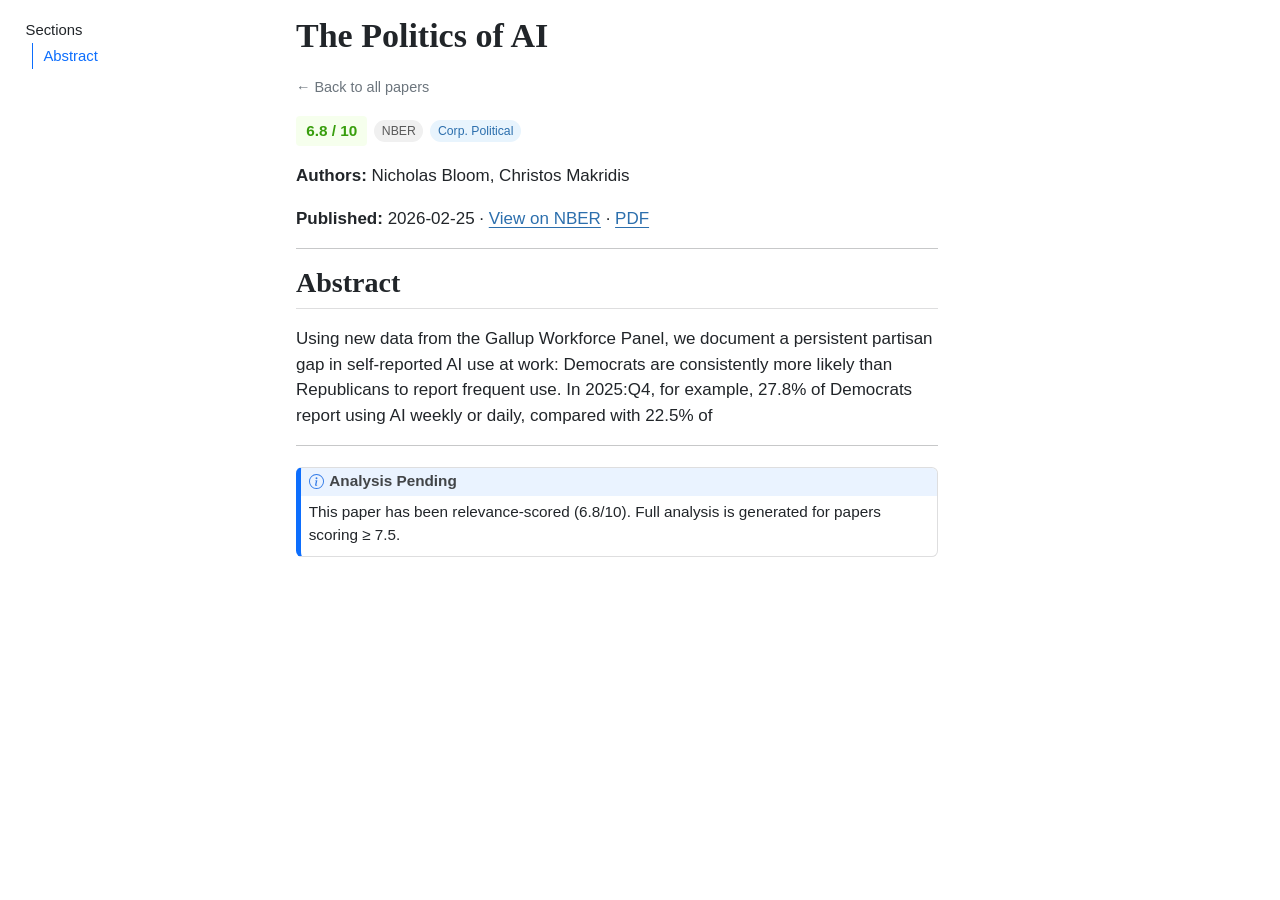
<file: docs/papers/nber-w34813.html>
<!DOCTYPE html>
<html xmlns="http://www.w3.org/1999/xhtml" lang="en" xml:lang="en"><head>

<meta charset="utf-8">
<meta name="generator" content="quarto-1.8.27">

<meta name="viewport" content="width=device-width, initial-scale=1.0, user-scalable=yes">


<title>The Politics of AI</title>
<style>
code{white-space: pre-wrap;}
span.smallcaps{font-variant: small-caps;}
div.columns{display: flex; gap: min(4vw, 1.5em);}
div.column{flex: auto; overflow-x: auto;}
div.hanging-indent{margin-left: 1.5em; text-indent: -1.5em;}
ul.task-list{list-style: none;}
ul.task-list li input[type="checkbox"] {
  width: 0.8em;
  margin: 0 0.8em 0.2em -1em; /* quarto-specific, see https://github.com/quarto-dev/quarto-cli/issues/4556 */ 
  vertical-align: middle;
}
</style>


<script src="nber-w34813_files/libs/clipboard/clipboard.min.js"></script>
<script src="nber-w34813_files/libs/quarto-html/quarto.js" type="module"></script>
<script src="nber-w34813_files/libs/quarto-html/tabsets/tabsets.js" type="module"></script>
<script src="nber-w34813_files/libs/quarto-html/axe/axe-check.js" type="module"></script>
<script src="nber-w34813_files/libs/quarto-html/popper.min.js"></script>
<script src="nber-w34813_files/libs/quarto-html/tippy.umd.min.js"></script>
<script src="nber-w34813_files/libs/quarto-html/anchor.min.js"></script>
<link href="nber-w34813_files/libs/quarto-html/tippy.css" rel="stylesheet">
<link href="nber-w34813_files/libs/quarto-html/quarto-syntax-highlighting-ed96de9b727972fe78a7b5d16c58bf87.css" rel="stylesheet" id="quarto-text-highlighting-styles">
<script src="nber-w34813_files/libs/bootstrap/bootstrap.min.js"></script>
<link href="nber-w34813_files/libs/bootstrap/bootstrap-icons.css" rel="stylesheet">
<link href="nber-w34813_files/libs/bootstrap/bootstrap-31eb03601d55f7ff1d515a858f38b34f.min.css" rel="stylesheet" append-hash="true" id="quarto-bootstrap" data-mode="light">


</head>

<body class="quarto-light">

<div id="quarto-content" class="page-columns page-rows-contents page-layout-article toc-left">
<div id="quarto-sidebar-toc-left" class="sidebar toc-left">
  <nav id="TOC" role="doc-toc" class="toc-active">
    <h2 id="toc-title">Sections</h2>
   
  <ul>
  <li><a href="#abstract" id="toc-abstract" class="nav-link active" data-scroll-target="#abstract">Abstract</a></li>
  </ul>
</nav>
</div>
<div id="quarto-margin-sidebar" class="sidebar margin-sidebar zindex-bottom">
</div>
<main class="content" id="quarto-document-content">

<header id="title-block-header" class="quarto-title-block default">
<div class="quarto-title">
<h1 class="title">The Politics of AI</h1>
</div>



<div class="quarto-title-meta">

    
  
    
  </div>
  


</header>


<style>
body { font-family: "Inter", -apple-system, BlinkMacSystemFont, "Segoe UI", sans-serif; }
h1,h2,h3,h4,h5 { font-family: "Georgia", "Times New Roman", serif; }
a { color: #2c6fad; }

/* Stats bar */
.tracker-stats { display:flex; flex-wrap:wrap; gap:1.25rem; padding:0.75rem 1rem;
  background:#f8f9fa; border-radius:6px; margin-bottom:1.25rem; font-size:0.85rem; color:#495057; }
.tracker-stats strong { color:#212529; }

/* Filter bar */
.filter-bar { display:flex; flex-wrap:wrap; gap:0.4rem; margin-bottom:1.5rem; align-items:center; }
.filter-label { font-size:0.78rem; color:#6c757d; font-style:italic; margin-right:0.25rem; }
.filter-btn { font-size:0.78rem; padding:0.2rem 0.65rem; border-radius:20px;
  border:1px solid #dee2e6; background:white; color:#495057; cursor:pointer; transition:all .15s; }
.filter-btn:hover, .filter-btn.active { background:#2c6fad; border-color:#2c6fad; color:white; }

/* Paper card */
.paper-card { border:1px solid #dee2e6; border-radius:8px; padding:1rem 1.2rem;
  margin-bottom:0.85rem; background:white; transition:box-shadow .15s, border-color .15s; }
.paper-card:hover { box-shadow:0 2px 8px rgba(0,0,0,.08); border-color:#adb5bd; }
.paper-card.top-pick { border-left:4px solid #d4380d; }
.paper-card.high-relevance { border-left:4px solid #fa8c16; }
.paper-card.hidden { display:none !important; }

.paper-title { font-size:0.96rem; font-weight:600; font-family:Georgia,serif;
  margin-bottom:0.3rem; line-height:1.4; }
.paper-title a { color:inherit; text-decoration:none; }
.paper-title a:hover { color:#2c6fad; text-decoration:underline; }

.paper-meta { display:flex; flex-wrap:wrap; gap:0.35rem; align-items:center;
  margin-bottom:0.4rem; font-size:0.78rem; }
.paper-authors { font-size:0.8rem; color:#6c757d; font-style:italic; margin-bottom:0.35rem; }

/* Badges */
.score-badge { font-weight:700; padding:0.1rem 0.4rem; border-radius:4px; font-size:0.75rem; }
.score-top    { background:#fff1f0; color:#d4380d; }
.score-high   { background:#fff7e6; color:#d46b08; }
.score-mid    { background:#f6ffed; color:#389e0d; }
.score-low    { background:#f5f5f5; color:#595959; }
.topic-tag  { font-size:0.72rem; padding:0.1rem 0.45rem; border-radius:20px;
  background:#e8f4fd; color:#2c6fad; }
.source-tag { font-size:0.72rem; padding:0.1rem 0.45rem; border-radius:20px;
  background:#f0f0f0; color:#595959; }

/* Analysis (detail pages) */
.analysis-block { margin-top:0.75rem; padding-top:0.75rem;
  border-top:1px solid #e9ecef; font-size:0.83rem; }
.analysis-grid { display:grid; grid-template-columns:1fr 1fr; gap:0.5rem 1.2rem; margin-bottom:0.5rem; }
.analysis-item label { display:block; font-size:0.72rem; font-weight:600;
  text-transform:uppercase; letter-spacing:.04em; color:#6c757d; margin-bottom:.15rem; }
.analysis-item p { color:#212529; margin:0; }
.takeaway-box { background:#fff8e6; border-left:3px solid #fa8c16;
  border-radius:0 4px 4px 0; padding:0.5rem 0.75rem; color:#333; }
.takeaway-box strong { color:#d46b08; }

@media(max-width:768px) { .analysis-grid { grid-template-columns:1fr; } }
</style>
<div style="margin-bottom:1rem;">
  <a href="../index.html" style="font-size:0.85rem; color:#6c757d; text-decoration:none;">← Back to all papers</a>
</div>
<div style="display:flex; flex-wrap:wrap; gap:0.4rem; align-items:center; margin-bottom:1rem;">
  <span class="score-badge score-mid" style="font-size:0.9rem; padding:0.2rem 0.6rem;">6.8 / 10</span>
  <span class="source-tag">NBER</span>
  <span class="topic-tag">Corp. Political</span>
</div>
<p><strong>Authors:</strong> Nicholas Bloom, Christos Makridis</p>
<p><strong>Published:</strong> 2026-02-25 · <a href="https://www.nber.org/papers/w34813" target="_blank">View on NBER</a> · <a href="https://www.nber.org/system/files/working_papers/w34813/w34813.pdf" target="_blank">PDF</a></p>
<hr>
<section id="abstract" class="level2">
<h2 class="anchored" data-anchor-id="abstract">Abstract</h2>
<p>Using new data from the Gallup Workforce Panel, we document a persistent partisan gap in self-reported AI use at work: Democrats are consistently more likely than Republicans to report frequent use. In 2025:Q4, for example, 27.8% of Democrats report using AI weekly or daily, compared with 22.5% of</p>
<hr>
<div class="callout callout-style-default callout-note callout-titled">
<div class="callout-header d-flex align-content-center">
<div class="callout-icon-container">
<i class="callout-icon"></i>
</div>
<div class="callout-title-container flex-fill">
<span class="screen-reader-only">Note</span>Analysis Pending
</div>
</div>
<div class="callout-body-container callout-body">
<p>This paper has been relevance-scored (6.8/10). Full analysis is generated for papers scoring ≥ 7.5.</p>
</div>
</div>
</section>

</main>
<!-- /main column -->
<script id="quarto-html-after-body" type="application/javascript">
  window.document.addEventListener("DOMContentLoaded", function (event) {
    const icon = "";
    const anchorJS = new window.AnchorJS();
    anchorJS.options = {
      placement: 'right',
      icon: icon
    };
    anchorJS.add('.anchored');
    const isCodeAnnotation = (el) => {
      for (const clz of el.classList) {
        if (clz.startsWith('code-annotation-')) {                     
          return true;
        }
      }
      return false;
    }
    const onCopySuccess = function(e) {
      // button target
      const button = e.trigger;
      // don't keep focus
      button.blur();
      // flash "checked"
      button.classList.add('code-copy-button-checked');
      var currentTitle = button.getAttribute("title");
      button.setAttribute("title", "Copied!");
      let tooltip;
      if (window.bootstrap) {
        button.setAttribute("data-bs-toggle", "tooltip");
        button.setAttribute("data-bs-placement", "left");
        button.setAttribute("data-bs-title", "Copied!");
        tooltip = new bootstrap.Tooltip(button, 
          { trigger: "manual", 
            customClass: "code-copy-button-tooltip",
            offset: [0, -8]});
        tooltip.show();    
      }
      setTimeout(function() {
        if (tooltip) {
          tooltip.hide();
          button.removeAttribute("data-bs-title");
          button.removeAttribute("data-bs-toggle");
          button.removeAttribute("data-bs-placement");
        }
        button.setAttribute("title", currentTitle);
        button.classList.remove('code-copy-button-checked');
      }, 1000);
      // clear code selection
      e.clearSelection();
    }
    const getTextToCopy = function(trigger) {
      const outerScaffold = trigger.parentElement.cloneNode(true);
      const codeEl = outerScaffold.querySelector('code');
      for (const childEl of codeEl.children) {
        if (isCodeAnnotation(childEl)) {
          childEl.remove();
        }
      }
      return codeEl.innerText;
    }
    const clipboard = new window.ClipboardJS('.code-copy-button:not([data-in-quarto-modal])', {
      text: getTextToCopy
    });
    clipboard.on('success', onCopySuccess);
    if (window.document.getElementById('quarto-embedded-source-code-modal')) {
      const clipboardModal = new window.ClipboardJS('.code-copy-button[data-in-quarto-modal]', {
        text: getTextToCopy,
        container: window.document.getElementById('quarto-embedded-source-code-modal')
      });
      clipboardModal.on('success', onCopySuccess);
    }
      var localhostRegex = new RegExp(/^(?:http|https):\/\/localhost\:?[0-9]*\//);
      var mailtoRegex = new RegExp(/^mailto:/);
        var filterRegex = new RegExp('/' + window.location.host + '/');
      var isInternal = (href) => {
          return filterRegex.test(href) || localhostRegex.test(href) || mailtoRegex.test(href);
      }
      // Inspect non-navigation links and adorn them if external
     var links = window.document.querySelectorAll('a[href]:not(.nav-link):not(.navbar-brand):not(.toc-action):not(.sidebar-link):not(.sidebar-item-toggle):not(.pagination-link):not(.no-external):not([aria-hidden]):not(.dropdown-item):not(.quarto-navigation-tool):not(.about-link)');
      for (var i=0; i<links.length; i++) {
        const link = links[i];
        if (!isInternal(link.href)) {
          // undo the damage that might have been done by quarto-nav.js in the case of
          // links that we want to consider external
          if (link.dataset.originalHref !== undefined) {
            link.href = link.dataset.originalHref;
          }
        }
      }
    function tippyHover(el, contentFn, onTriggerFn, onUntriggerFn) {
      const config = {
        allowHTML: true,
        maxWidth: 500,
        delay: 100,
        arrow: false,
        appendTo: function(el) {
            return el.parentElement;
        },
        interactive: true,
        interactiveBorder: 10,
        theme: 'quarto',
        placement: 'bottom-start',
      };
      if (contentFn) {
        config.content = contentFn;
      }
      if (onTriggerFn) {
        config.onTrigger = onTriggerFn;
      }
      if (onUntriggerFn) {
        config.onUntrigger = onUntriggerFn;
      }
      window.tippy(el, config); 
    }
    const noterefs = window.document.querySelectorAll('a[role="doc-noteref"]');
    for (var i=0; i<noterefs.length; i++) {
      const ref = noterefs[i];
      tippyHover(ref, function() {
        // use id or data attribute instead here
        let href = ref.getAttribute('data-footnote-href') || ref.getAttribute('href');
        try { href = new URL(href).hash; } catch {}
        const id = href.replace(/^#\/?/, "");
        const note = window.document.getElementById(id);
        if (note) {
          return note.innerHTML;
        } else {
          return "";
        }
      });
    }
    const xrefs = window.document.querySelectorAll('a.quarto-xref');
    const processXRef = (id, note) => {
      // Strip column container classes
      const stripColumnClz = (el) => {
        el.classList.remove("page-full", "page-columns");
        if (el.children) {
          for (const child of el.children) {
            stripColumnClz(child);
          }
        }
      }
      stripColumnClz(note)
      if (id === null || id.startsWith('sec-')) {
        // Special case sections, only their first couple elements
        const container = document.createElement("div");
        if (note.children && note.children.length > 2) {
          container.appendChild(note.children[0].cloneNode(true));
          for (let i = 1; i < note.children.length; i++) {
            const child = note.children[i];
            if (child.tagName === "P" && child.innerText === "") {
              continue;
            } else {
              container.appendChild(child.cloneNode(true));
              break;
            }
          }
          if (window.Quarto?.typesetMath) {
            window.Quarto.typesetMath(container);
          }
          return container.innerHTML
        } else {
          if (window.Quarto?.typesetMath) {
            window.Quarto.typesetMath(note);
          }
          return note.innerHTML;
        }
      } else {
        // Remove any anchor links if they are present
        const anchorLink = note.querySelector('a.anchorjs-link');
        if (anchorLink) {
          anchorLink.remove();
        }
        if (window.Quarto?.typesetMath) {
          window.Quarto.typesetMath(note);
        }
        if (note.classList.contains("callout")) {
          return note.outerHTML;
        } else {
          return note.innerHTML;
        }
      }
    }
    for (var i=0; i<xrefs.length; i++) {
      const xref = xrefs[i];
      tippyHover(xref, undefined, function(instance) {
        instance.disable();
        let url = xref.getAttribute('href');
        let hash = undefined; 
        if (url.startsWith('#')) {
          hash = url;
        } else {
          try { hash = new URL(url).hash; } catch {}
        }
        if (hash) {
          const id = hash.replace(/^#\/?/, "");
          const note = window.document.getElementById(id);
          if (note !== null) {
            try {
              const html = processXRef(id, note.cloneNode(true));
              instance.setContent(html);
            } finally {
              instance.enable();
              instance.show();
            }
          } else {
            // See if we can fetch this
            fetch(url.split('#')[0])
            .then(res => res.text())
            .then(html => {
              const parser = new DOMParser();
              const htmlDoc = parser.parseFromString(html, "text/html");
              const note = htmlDoc.getElementById(id);
              if (note !== null) {
                const html = processXRef(id, note);
                instance.setContent(html);
              } 
            }).finally(() => {
              instance.enable();
              instance.show();
            });
          }
        } else {
          // See if we can fetch a full url (with no hash to target)
          // This is a special case and we should probably do some content thinning / targeting
          fetch(url)
          .then(res => res.text())
          .then(html => {
            const parser = new DOMParser();
            const htmlDoc = parser.parseFromString(html, "text/html");
            const note = htmlDoc.querySelector('main.content');
            if (note !== null) {
              // This should only happen for chapter cross references
              // (since there is no id in the URL)
              // remove the first header
              if (note.children.length > 0 && note.children[0].tagName === "HEADER") {
                note.children[0].remove();
              }
              const html = processXRef(null, note);
              instance.setContent(html);
            } 
          }).finally(() => {
            instance.enable();
            instance.show();
          });
        }
      }, function(instance) {
      });
    }
        let selectedAnnoteEl;
        const selectorForAnnotation = ( cell, annotation) => {
          let cellAttr = 'data-code-cell="' + cell + '"';
          let lineAttr = 'data-code-annotation="' +  annotation + '"';
          const selector = 'span[' + cellAttr + '][' + lineAttr + ']';
          return selector;
        }
        const selectCodeLines = (annoteEl) => {
          const doc = window.document;
          const targetCell = annoteEl.getAttribute("data-target-cell");
          const targetAnnotation = annoteEl.getAttribute("data-target-annotation");
          const annoteSpan = window.document.querySelector(selectorForAnnotation(targetCell, targetAnnotation));
          const lines = annoteSpan.getAttribute("data-code-lines").split(",");
          const lineIds = lines.map((line) => {
            return targetCell + "-" + line;
          })
          let top = null;
          let height = null;
          let parent = null;
          if (lineIds.length > 0) {
              //compute the position of the single el (top and bottom and make a div)
              const el = window.document.getElementById(lineIds[0]);
              top = el.offsetTop;
              height = el.offsetHeight;
              parent = el.parentElement.parentElement;
            if (lineIds.length > 1) {
              const lastEl = window.document.getElementById(lineIds[lineIds.length - 1]);
              const bottom = lastEl.offsetTop + lastEl.offsetHeight;
              height = bottom - top;
            }
            if (top !== null && height !== null && parent !== null) {
              // cook up a div (if necessary) and position it 
              let div = window.document.getElementById("code-annotation-line-highlight");
              if (div === null) {
                div = window.document.createElement("div");
                div.setAttribute("id", "code-annotation-line-highlight");
                div.style.position = 'absolute';
                parent.appendChild(div);
              }
              div.style.top = top - 2 + "px";
              div.style.height = height + 4 + "px";
              div.style.left = 0;
              let gutterDiv = window.document.getElementById("code-annotation-line-highlight-gutter");
              if (gutterDiv === null) {
                gutterDiv = window.document.createElement("div");
                gutterDiv.setAttribute("id", "code-annotation-line-highlight-gutter");
                gutterDiv.style.position = 'absolute';
                const codeCell = window.document.getElementById(targetCell);
                const gutter = codeCell.querySelector('.code-annotation-gutter');
                gutter.appendChild(gutterDiv);
              }
              gutterDiv.style.top = top - 2 + "px";
              gutterDiv.style.height = height + 4 + "px";
            }
            selectedAnnoteEl = annoteEl;
          }
        };
        const unselectCodeLines = () => {
          const elementsIds = ["code-annotation-line-highlight", "code-annotation-line-highlight-gutter"];
          elementsIds.forEach((elId) => {
            const div = window.document.getElementById(elId);
            if (div) {
              div.remove();
            }
          });
          selectedAnnoteEl = undefined;
        };
          // Handle positioning of the toggle
      window.addEventListener(
        "resize",
        throttle(() => {
          elRect = undefined;
          if (selectedAnnoteEl) {
            selectCodeLines(selectedAnnoteEl);
          }
        }, 10)
      );
      function throttle(fn, ms) {
      let throttle = false;
      let timer;
        return (...args) => {
          if(!throttle) { // first call gets through
              fn.apply(this, args);
              throttle = true;
          } else { // all the others get throttled
              if(timer) clearTimeout(timer); // cancel #2
              timer = setTimeout(() => {
                fn.apply(this, args);
                timer = throttle = false;
              }, ms);
          }
        };
      }
        // Attach click handler to the DT
        const annoteDls = window.document.querySelectorAll('dt[data-target-cell]');
        for (const annoteDlNode of annoteDls) {
          annoteDlNode.addEventListener('click', (event) => {
            const clickedEl = event.target;
            if (clickedEl !== selectedAnnoteEl) {
              unselectCodeLines();
              const activeEl = window.document.querySelector('dt[data-target-cell].code-annotation-active');
              if (activeEl) {
                activeEl.classList.remove('code-annotation-active');
              }
              selectCodeLines(clickedEl);
              clickedEl.classList.add('code-annotation-active');
            } else {
              // Unselect the line
              unselectCodeLines();
              clickedEl.classList.remove('code-annotation-active');
            }
          });
        }
    const findCites = (el) => {
      const parentEl = el.parentElement;
      if (parentEl) {
        const cites = parentEl.dataset.cites;
        if (cites) {
          return {
            el,
            cites: cites.split(' ')
          };
        } else {
          return findCites(el.parentElement)
        }
      } else {
        return undefined;
      }
    };
    var bibliorefs = window.document.querySelectorAll('a[role="doc-biblioref"]');
    for (var i=0; i<bibliorefs.length; i++) {
      const ref = bibliorefs[i];
      const citeInfo = findCites(ref);
      if (citeInfo) {
        tippyHover(citeInfo.el, function() {
          var popup = window.document.createElement('div');
          citeInfo.cites.forEach(function(cite) {
            var citeDiv = window.document.createElement('div');
            citeDiv.classList.add('hanging-indent');
            citeDiv.classList.add('csl-entry');
            var biblioDiv = window.document.getElementById('ref-' + cite);
            if (biblioDiv) {
              citeDiv.innerHTML = biblioDiv.innerHTML;
            }
            popup.appendChild(citeDiv);
          });
          return popup.innerHTML;
        });
      }
    }
  });
  </script>
</div> <!-- /content -->




</body></html>
</file>
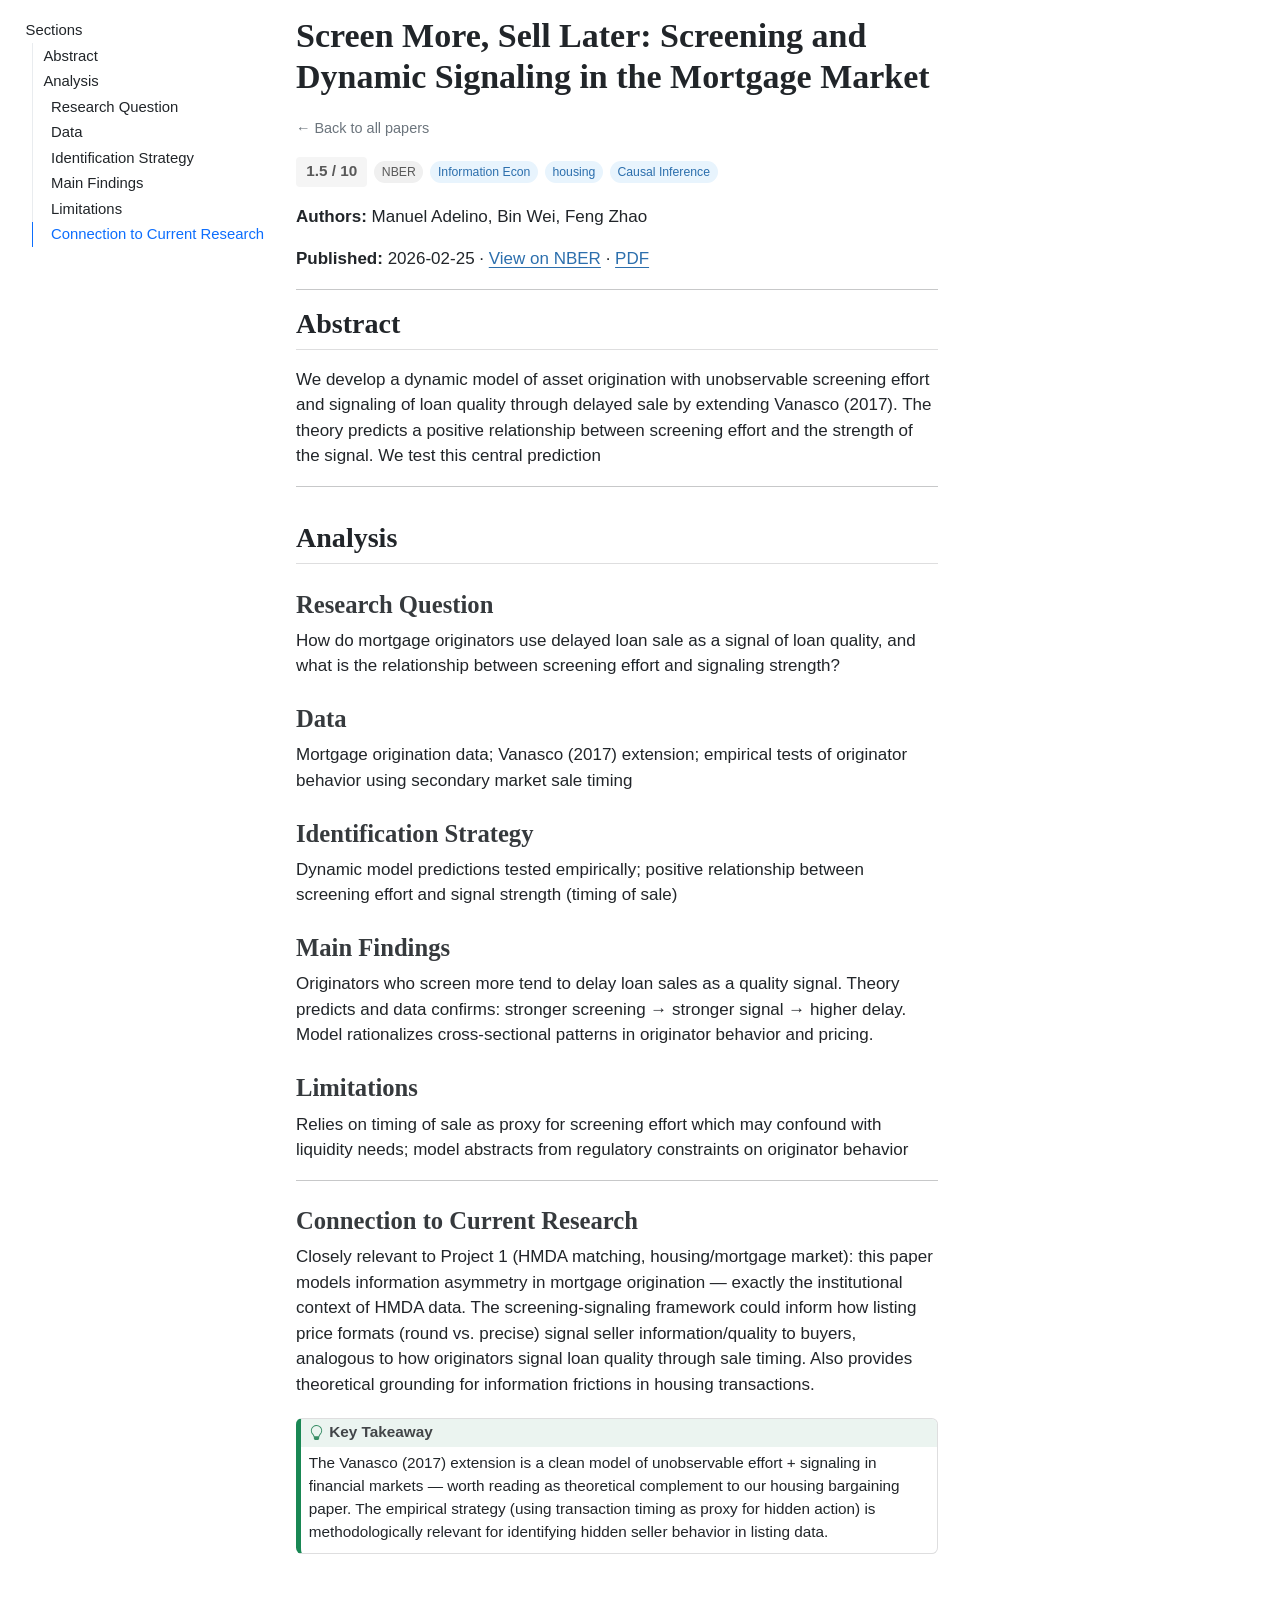
<file: docs/papers/nber-w34815.html>
<!DOCTYPE html>
<html xmlns="http://www.w3.org/1999/xhtml" lang="en" xml:lang="en"><head>

<meta charset="utf-8">
<meta name="generator" content="quarto-1.8.27">

<meta name="viewport" content="width=device-width, initial-scale=1.0, user-scalable=yes">


<title>Screen More, Sell Later: Screening and Dynamic Signaling in the Mortgage Market</title>
<style>
code{white-space: pre-wrap;}
span.smallcaps{font-variant: small-caps;}
div.columns{display: flex; gap: min(4vw, 1.5em);}
div.column{flex: auto; overflow-x: auto;}
div.hanging-indent{margin-left: 1.5em; text-indent: -1.5em;}
ul.task-list{list-style: none;}
ul.task-list li input[type="checkbox"] {
  width: 0.8em;
  margin: 0 0.8em 0.2em -1em; /* quarto-specific, see https://github.com/quarto-dev/quarto-cli/issues/4556 */ 
  vertical-align: middle;
}
</style>


<script src="nber-w34815_files/libs/clipboard/clipboard.min.js"></script>
<script src="nber-w34815_files/libs/quarto-html/quarto.js" type="module"></script>
<script src="nber-w34815_files/libs/quarto-html/tabsets/tabsets.js" type="module"></script>
<script src="nber-w34815_files/libs/quarto-html/axe/axe-check.js" type="module"></script>
<script src="nber-w34815_files/libs/quarto-html/popper.min.js"></script>
<script src="nber-w34815_files/libs/quarto-html/tippy.umd.min.js"></script>
<script src="nber-w34815_files/libs/quarto-html/anchor.min.js"></script>
<link href="nber-w34815_files/libs/quarto-html/tippy.css" rel="stylesheet">
<link href="nber-w34815_files/libs/quarto-html/quarto-syntax-highlighting-ed96de9b727972fe78a7b5d16c58bf87.css" rel="stylesheet" id="quarto-text-highlighting-styles">
<script src="nber-w34815_files/libs/bootstrap/bootstrap.min.js"></script>
<link href="nber-w34815_files/libs/bootstrap/bootstrap-icons.css" rel="stylesheet">
<link href="nber-w34815_files/libs/bootstrap/bootstrap-31eb03601d55f7ff1d515a858f38b34f.min.css" rel="stylesheet" append-hash="true" id="quarto-bootstrap" data-mode="light">


</head>

<body class="quarto-light">

<div id="quarto-content" class="page-columns page-rows-contents page-layout-article toc-left">
<div id="quarto-sidebar-toc-left" class="sidebar toc-left">
  <nav id="TOC" role="doc-toc" class="toc-active">
    <h2 id="toc-title">Sections</h2>
   
  <ul>
  <li><a href="#abstract" id="toc-abstract" class="nav-link active" data-scroll-target="#abstract">Abstract</a></li>
  <li><a href="#analysis" id="toc-analysis" class="nav-link" data-scroll-target="#analysis">Analysis</a>
  <ul class="collapse">
  <li><a href="#research-question" id="toc-research-question" class="nav-link" data-scroll-target="#research-question">Research Question</a></li>
  <li><a href="#data" id="toc-data" class="nav-link" data-scroll-target="#data">Data</a></li>
  <li><a href="#identification-strategy" id="toc-identification-strategy" class="nav-link" data-scroll-target="#identification-strategy">Identification Strategy</a></li>
  <li><a href="#main-findings" id="toc-main-findings" class="nav-link" data-scroll-target="#main-findings">Main Findings</a></li>
  <li><a href="#limitations" id="toc-limitations" class="nav-link" data-scroll-target="#limitations">Limitations</a></li>
  <li><a href="#connection-to-current-research" id="toc-connection-to-current-research" class="nav-link" data-scroll-target="#connection-to-current-research">Connection to Current Research</a></li>
  </ul></li>
  </ul>
</nav>
</div>
<div id="quarto-margin-sidebar" class="sidebar margin-sidebar zindex-bottom">
</div>
<main class="content" id="quarto-document-content">

<header id="title-block-header" class="quarto-title-block default">
<div class="quarto-title">
<h1 class="title">Screen More, Sell Later: Screening and Dynamic Signaling in the Mortgage Market</h1>
</div>



<div class="quarto-title-meta">

    
  
    
  </div>
  


</header>


<style>
body { font-family: "Inter", -apple-system, BlinkMacSystemFont, "Segoe UI", sans-serif; }
h1,h2,h3,h4,h5 { font-family: "Georgia", "Times New Roman", serif; }
a { color: #2c6fad; }

/* Stats bar */
.tracker-stats { display:flex; flex-wrap:wrap; gap:1.25rem; padding:0.75rem 1rem;
  background:#f8f9fa; border-radius:6px; margin-bottom:1.25rem; font-size:0.85rem; color:#495057; }
.tracker-stats strong { color:#212529; }

/* Filter bar */
.filter-bar { display:flex; flex-wrap:wrap; gap:0.4rem; margin-bottom:1.5rem; align-items:center; }
.filter-label { font-size:0.78rem; color:#6c757d; font-style:italic; margin-right:0.25rem; }
.filter-btn { font-size:0.78rem; padding:0.2rem 0.65rem; border-radius:20px;
  border:1px solid #dee2e6; background:white; color:#495057; cursor:pointer; transition:all .15s; }
.filter-btn:hover, .filter-btn.active { background:#2c6fad; border-color:#2c6fad; color:white; }

/* Paper card */
.paper-card { border:1px solid #dee2e6; border-radius:8px; padding:1rem 1.2rem;
  margin-bottom:0.85rem; background:white; transition:box-shadow .15s, border-color .15s; }
.paper-card:hover { box-shadow:0 2px 8px rgba(0,0,0,.08); border-color:#adb5bd; }
.paper-card.top-pick { border-left:4px solid #d4380d; }
.paper-card.high-relevance { border-left:4px solid #fa8c16; }
.paper-card.hidden { display:none !important; }

.paper-title { font-size:0.96rem; font-weight:600; font-family:Georgia,serif;
  margin-bottom:0.3rem; line-height:1.4; }
.paper-title a { color:inherit; text-decoration:none; }
.paper-title a:hover { color:#2c6fad; text-decoration:underline; }

.paper-meta { display:flex; flex-wrap:wrap; gap:0.35rem; align-items:center;
  margin-bottom:0.4rem; font-size:0.78rem; }
.paper-authors { font-size:0.8rem; color:#6c757d; font-style:italic; margin-bottom:0.35rem; }

/* Badges */
.score-badge { font-weight:700; padding:0.1rem 0.4rem; border-radius:4px; font-size:0.75rem; }
.score-top    { background:#fff1f0; color:#d4380d; }
.score-high   { background:#fff7e6; color:#d46b08; }
.score-mid    { background:#f6ffed; color:#389e0d; }
.score-low    { background:#f5f5f5; color:#595959; }
.topic-tag  { font-size:0.72rem; padding:0.1rem 0.45rem; border-radius:20px;
  background:#e8f4fd; color:#2c6fad; }
.source-tag { font-size:0.72rem; padding:0.1rem 0.45rem; border-radius:20px;
  background:#f0f0f0; color:#595959; }

/* Analysis (detail pages) */
.analysis-block { margin-top:0.75rem; padding-top:0.75rem;
  border-top:1px solid #e9ecef; font-size:0.83rem; }
.analysis-grid { display:grid; grid-template-columns:1fr 1fr; gap:0.5rem 1.2rem; margin-bottom:0.5rem; }
.analysis-item label { display:block; font-size:0.72rem; font-weight:600;
  text-transform:uppercase; letter-spacing:.04em; color:#6c757d; margin-bottom:.15rem; }
.analysis-item p { color:#212529; margin:0; }
.takeaway-box { background:#fff8e6; border-left:3px solid #fa8c16;
  border-radius:0 4px 4px 0; padding:0.5rem 0.75rem; color:#333; }
.takeaway-box strong { color:#d46b08; }

@media(max-width:768px) { .analysis-grid { grid-template-columns:1fr; } }
</style>
<div style="margin-bottom:1rem;">
  <a href="../index.html" style="font-size:0.85rem; color:#6c757d; text-decoration:none;">← Back to all papers</a>
</div>
<div style="display:flex; flex-wrap:wrap; gap:0.4rem; align-items:center; margin-bottom:1rem;">
  <span class="score-badge score-low" style="font-size:0.9rem; padding:0.2rem 0.6rem;">1.5 / 10</span>
  <span class="source-tag">NBER</span>
  <span class="topic-tag">Information Econ</span> <span class="topic-tag">housing</span> <span class="topic-tag">Causal Inference</span>
</div>
<p><strong>Authors:</strong> Manuel Adelino, Bin Wei, Feng Zhao</p>
<p><strong>Published:</strong> 2026-02-25 · <a href="https://www.nber.org/papers/w34815" target="_blank">View on NBER</a> · <a href="https://www.nber.org/system/files/working_papers/w34815/w34815.pdf" target="_blank">PDF</a></p>
<hr>
<section id="abstract" class="level2">
<h2 class="anchored" data-anchor-id="abstract">Abstract</h2>
<p>We develop a dynamic model of asset origination with unobservable screening effort and signaling of loan quality through delayed sale by extending Vanasco (2017). The theory predicts a positive relationship between screening effort and the strength of the signal. We test this central prediction</p>
<hr>
</section>
<section id="analysis" class="level2">
<h2 class="anchored" data-anchor-id="analysis">Analysis</h2>
<section id="research-question" class="level3">
<h3 class="anchored" data-anchor-id="research-question">Research Question</h3>
<p>How do mortgage originators use delayed loan sale as a signal of loan quality, and what is the relationship between screening effort and signaling strength?</p>
</section>
<section id="data" class="level3">
<h3 class="anchored" data-anchor-id="data">Data</h3>
<p>Mortgage origination data; Vanasco (2017) extension; empirical tests of originator behavior using secondary market sale timing</p>
</section>
<section id="identification-strategy" class="level3">
<h3 class="anchored" data-anchor-id="identification-strategy">Identification Strategy</h3>
<p>Dynamic model predictions tested empirically; positive relationship between screening effort and signal strength (timing of sale)</p>
</section>
<section id="main-findings" class="level3">
<h3 class="anchored" data-anchor-id="main-findings">Main Findings</h3>
<p>Originators who screen more tend to delay loan sales as a quality signal. Theory predicts and data confirms: stronger screening → stronger signal → higher delay. Model rationalizes cross-sectional patterns in originator behavior and pricing.</p>
</section>
<section id="limitations" class="level3">
<h3 class="anchored" data-anchor-id="limitations">Limitations</h3>
<p>Relies on timing of sale as proxy for screening effort which may confound with liquidity needs; model abstracts from regulatory constraints on originator behavior</p>
<hr>
</section>
<section id="connection-to-current-research" class="level3">
<h3 class="anchored" data-anchor-id="connection-to-current-research">Connection to Current Research</h3>
<p>Closely relevant to Project 1 (HMDA matching, housing/mortgage market): this paper models information asymmetry in mortgage origination — exactly the institutional context of HMDA data. The screening-signaling framework could inform how listing price formats (round vs.&nbsp;precise) signal seller information/quality to buyers, analogous to how originators signal loan quality through sale timing. Also provides theoretical grounding for information frictions in housing transactions.</p>
<div class="callout callout-style-default callout-tip callout-titled">
<div class="callout-header d-flex align-content-center">
<div class="callout-icon-container">
<i class="callout-icon"></i>
</div>
<div class="callout-title-container flex-fill">
<span class="screen-reader-only">Tip</span>Key Takeaway
</div>
</div>
<div class="callout-body-container callout-body">
<p>The Vanasco (2017) extension is a clean model of unobservable effort + signaling in financial markets — worth reading as theoretical complement to our housing bargaining paper. The empirical strategy (using transaction timing as proxy for hidden action) is methodologically relevant for identifying hidden seller behavior in listing data.</p>
</div>
</div>
</section>
</section>

</main>
<!-- /main column -->
<script id="quarto-html-after-body" type="application/javascript">
  window.document.addEventListener("DOMContentLoaded", function (event) {
    const icon = "";
    const anchorJS = new window.AnchorJS();
    anchorJS.options = {
      placement: 'right',
      icon: icon
    };
    anchorJS.add('.anchored');
    const isCodeAnnotation = (el) => {
      for (const clz of el.classList) {
        if (clz.startsWith('code-annotation-')) {                     
          return true;
        }
      }
      return false;
    }
    const onCopySuccess = function(e) {
      // button target
      const button = e.trigger;
      // don't keep focus
      button.blur();
      // flash "checked"
      button.classList.add('code-copy-button-checked');
      var currentTitle = button.getAttribute("title");
      button.setAttribute("title", "Copied!");
      let tooltip;
      if (window.bootstrap) {
        button.setAttribute("data-bs-toggle", "tooltip");
        button.setAttribute("data-bs-placement", "left");
        button.setAttribute("data-bs-title", "Copied!");
        tooltip = new bootstrap.Tooltip(button, 
          { trigger: "manual", 
            customClass: "code-copy-button-tooltip",
            offset: [0, -8]});
        tooltip.show();    
      }
      setTimeout(function() {
        if (tooltip) {
          tooltip.hide();
          button.removeAttribute("data-bs-title");
          button.removeAttribute("data-bs-toggle");
          button.removeAttribute("data-bs-placement");
        }
        button.setAttribute("title", currentTitle);
        button.classList.remove('code-copy-button-checked');
      }, 1000);
      // clear code selection
      e.clearSelection();
    }
    const getTextToCopy = function(trigger) {
      const outerScaffold = trigger.parentElement.cloneNode(true);
      const codeEl = outerScaffold.querySelector('code');
      for (const childEl of codeEl.children) {
        if (isCodeAnnotation(childEl)) {
          childEl.remove();
        }
      }
      return codeEl.innerText;
    }
    const clipboard = new window.ClipboardJS('.code-copy-button:not([data-in-quarto-modal])', {
      text: getTextToCopy
    });
    clipboard.on('success', onCopySuccess);
    if (window.document.getElementById('quarto-embedded-source-code-modal')) {
      const clipboardModal = new window.ClipboardJS('.code-copy-button[data-in-quarto-modal]', {
        text: getTextToCopy,
        container: window.document.getElementById('quarto-embedded-source-code-modal')
      });
      clipboardModal.on('success', onCopySuccess);
    }
      var localhostRegex = new RegExp(/^(?:http|https):\/\/localhost\:?[0-9]*\//);
      var mailtoRegex = new RegExp(/^mailto:/);
        var filterRegex = new RegExp('/' + window.location.host + '/');
      var isInternal = (href) => {
          return filterRegex.test(href) || localhostRegex.test(href) || mailtoRegex.test(href);
      }
      // Inspect non-navigation links and adorn them if external
     var links = window.document.querySelectorAll('a[href]:not(.nav-link):not(.navbar-brand):not(.toc-action):not(.sidebar-link):not(.sidebar-item-toggle):not(.pagination-link):not(.no-external):not([aria-hidden]):not(.dropdown-item):not(.quarto-navigation-tool):not(.about-link)');
      for (var i=0; i<links.length; i++) {
        const link = links[i];
        if (!isInternal(link.href)) {
          // undo the damage that might have been done by quarto-nav.js in the case of
          // links that we want to consider external
          if (link.dataset.originalHref !== undefined) {
            link.href = link.dataset.originalHref;
          }
        }
      }
    function tippyHover(el, contentFn, onTriggerFn, onUntriggerFn) {
      const config = {
        allowHTML: true,
        maxWidth: 500,
        delay: 100,
        arrow: false,
        appendTo: function(el) {
            return el.parentElement;
        },
        interactive: true,
        interactiveBorder: 10,
        theme: 'quarto',
        placement: 'bottom-start',
      };
      if (contentFn) {
        config.content = contentFn;
      }
      if (onTriggerFn) {
        config.onTrigger = onTriggerFn;
      }
      if (onUntriggerFn) {
        config.onUntrigger = onUntriggerFn;
      }
      window.tippy(el, config); 
    }
    const noterefs = window.document.querySelectorAll('a[role="doc-noteref"]');
    for (var i=0; i<noterefs.length; i++) {
      const ref = noterefs[i];
      tippyHover(ref, function() {
        // use id or data attribute instead here
        let href = ref.getAttribute('data-footnote-href') || ref.getAttribute('href');
        try { href = new URL(href).hash; } catch {}
        const id = href.replace(/^#\/?/, "");
        const note = window.document.getElementById(id);
        if (note) {
          return note.innerHTML;
        } else {
          return "";
        }
      });
    }
    const xrefs = window.document.querySelectorAll('a.quarto-xref');
    const processXRef = (id, note) => {
      // Strip column container classes
      const stripColumnClz = (el) => {
        el.classList.remove("page-full", "page-columns");
        if (el.children) {
          for (const child of el.children) {
            stripColumnClz(child);
          }
        }
      }
      stripColumnClz(note)
      if (id === null || id.startsWith('sec-')) {
        // Special case sections, only their first couple elements
        const container = document.createElement("div");
        if (note.children && note.children.length > 2) {
          container.appendChild(note.children[0].cloneNode(true));
          for (let i = 1; i < note.children.length; i++) {
            const child = note.children[i];
            if (child.tagName === "P" && child.innerText === "") {
              continue;
            } else {
              container.appendChild(child.cloneNode(true));
              break;
            }
          }
          if (window.Quarto?.typesetMath) {
            window.Quarto.typesetMath(container);
          }
          return container.innerHTML
        } else {
          if (window.Quarto?.typesetMath) {
            window.Quarto.typesetMath(note);
          }
          return note.innerHTML;
        }
      } else {
        // Remove any anchor links if they are present
        const anchorLink = note.querySelector('a.anchorjs-link');
        if (anchorLink) {
          anchorLink.remove();
        }
        if (window.Quarto?.typesetMath) {
          window.Quarto.typesetMath(note);
        }
        if (note.classList.contains("callout")) {
          return note.outerHTML;
        } else {
          return note.innerHTML;
        }
      }
    }
    for (var i=0; i<xrefs.length; i++) {
      const xref = xrefs[i];
      tippyHover(xref, undefined, function(instance) {
        instance.disable();
        let url = xref.getAttribute('href');
        let hash = undefined; 
        if (url.startsWith('#')) {
          hash = url;
        } else {
          try { hash = new URL(url).hash; } catch {}
        }
        if (hash) {
          const id = hash.replace(/^#\/?/, "");
          const note = window.document.getElementById(id);
          if (note !== null) {
            try {
              const html = processXRef(id, note.cloneNode(true));
              instance.setContent(html);
            } finally {
              instance.enable();
              instance.show();
            }
          } else {
            // See if we can fetch this
            fetch(url.split('#')[0])
            .then(res => res.text())
            .then(html => {
              const parser = new DOMParser();
              const htmlDoc = parser.parseFromString(html, "text/html");
              const note = htmlDoc.getElementById(id);
              if (note !== null) {
                const html = processXRef(id, note);
                instance.setContent(html);
              } 
            }).finally(() => {
              instance.enable();
              instance.show();
            });
          }
        } else {
          // See if we can fetch a full url (with no hash to target)
          // This is a special case and we should probably do some content thinning / targeting
          fetch(url)
          .then(res => res.text())
          .then(html => {
            const parser = new DOMParser();
            const htmlDoc = parser.parseFromString(html, "text/html");
            const note = htmlDoc.querySelector('main.content');
            if (note !== null) {
              // This should only happen for chapter cross references
              // (since there is no id in the URL)
              // remove the first header
              if (note.children.length > 0 && note.children[0].tagName === "HEADER") {
                note.children[0].remove();
              }
              const html = processXRef(null, note);
              instance.setContent(html);
            } 
          }).finally(() => {
            instance.enable();
            instance.show();
          });
        }
      }, function(instance) {
      });
    }
        let selectedAnnoteEl;
        const selectorForAnnotation = ( cell, annotation) => {
          let cellAttr = 'data-code-cell="' + cell + '"';
          let lineAttr = 'data-code-annotation="' +  annotation + '"';
          const selector = 'span[' + cellAttr + '][' + lineAttr + ']';
          return selector;
        }
        const selectCodeLines = (annoteEl) => {
          const doc = window.document;
          const targetCell = annoteEl.getAttribute("data-target-cell");
          const targetAnnotation = annoteEl.getAttribute("data-target-annotation");
          const annoteSpan = window.document.querySelector(selectorForAnnotation(targetCell, targetAnnotation));
          const lines = annoteSpan.getAttribute("data-code-lines").split(",");
          const lineIds = lines.map((line) => {
            return targetCell + "-" + line;
          })
          let top = null;
          let height = null;
          let parent = null;
          if (lineIds.length > 0) {
              //compute the position of the single el (top and bottom and make a div)
              const el = window.document.getElementById(lineIds[0]);
              top = el.offsetTop;
              height = el.offsetHeight;
              parent = el.parentElement.parentElement;
            if (lineIds.length > 1) {
              const lastEl = window.document.getElementById(lineIds[lineIds.length - 1]);
              const bottom = lastEl.offsetTop + lastEl.offsetHeight;
              height = bottom - top;
            }
            if (top !== null && height !== null && parent !== null) {
              // cook up a div (if necessary) and position it 
              let div = window.document.getElementById("code-annotation-line-highlight");
              if (div === null) {
                div = window.document.createElement("div");
                div.setAttribute("id", "code-annotation-line-highlight");
                div.style.position = 'absolute';
                parent.appendChild(div);
              }
              div.style.top = top - 2 + "px";
              div.style.height = height + 4 + "px";
              div.style.left = 0;
              let gutterDiv = window.document.getElementById("code-annotation-line-highlight-gutter");
              if (gutterDiv === null) {
                gutterDiv = window.document.createElement("div");
                gutterDiv.setAttribute("id", "code-annotation-line-highlight-gutter");
                gutterDiv.style.position = 'absolute';
                const codeCell = window.document.getElementById(targetCell);
                const gutter = codeCell.querySelector('.code-annotation-gutter');
                gutter.appendChild(gutterDiv);
              }
              gutterDiv.style.top = top - 2 + "px";
              gutterDiv.style.height = height + 4 + "px";
            }
            selectedAnnoteEl = annoteEl;
          }
        };
        const unselectCodeLines = () => {
          const elementsIds = ["code-annotation-line-highlight", "code-annotation-line-highlight-gutter"];
          elementsIds.forEach((elId) => {
            const div = window.document.getElementById(elId);
            if (div) {
              div.remove();
            }
          });
          selectedAnnoteEl = undefined;
        };
          // Handle positioning of the toggle
      window.addEventListener(
        "resize",
        throttle(() => {
          elRect = undefined;
          if (selectedAnnoteEl) {
            selectCodeLines(selectedAnnoteEl);
          }
        }, 10)
      );
      function throttle(fn, ms) {
      let throttle = false;
      let timer;
        return (...args) => {
          if(!throttle) { // first call gets through
              fn.apply(this, args);
              throttle = true;
          } else { // all the others get throttled
              if(timer) clearTimeout(timer); // cancel #2
              timer = setTimeout(() => {
                fn.apply(this, args);
                timer = throttle = false;
              }, ms);
          }
        };
      }
        // Attach click handler to the DT
        const annoteDls = window.document.querySelectorAll('dt[data-target-cell]');
        for (const annoteDlNode of annoteDls) {
          annoteDlNode.addEventListener('click', (event) => {
            const clickedEl = event.target;
            if (clickedEl !== selectedAnnoteEl) {
              unselectCodeLines();
              const activeEl = window.document.querySelector('dt[data-target-cell].code-annotation-active');
              if (activeEl) {
                activeEl.classList.remove('code-annotation-active');
              }
              selectCodeLines(clickedEl);
              clickedEl.classList.add('code-annotation-active');
            } else {
              // Unselect the line
              unselectCodeLines();
              clickedEl.classList.remove('code-annotation-active');
            }
          });
        }
    const findCites = (el) => {
      const parentEl = el.parentElement;
      if (parentEl) {
        const cites = parentEl.dataset.cites;
        if (cites) {
          return {
            el,
            cites: cites.split(' ')
          };
        } else {
          return findCites(el.parentElement)
        }
      } else {
        return undefined;
      }
    };
    var bibliorefs = window.document.querySelectorAll('a[role="doc-biblioref"]');
    for (var i=0; i<bibliorefs.length; i++) {
      const ref = bibliorefs[i];
      const citeInfo = findCites(ref);
      if (citeInfo) {
        tippyHover(citeInfo.el, function() {
          var popup = window.document.createElement('div');
          citeInfo.cites.forEach(function(cite) {
            var citeDiv = window.document.createElement('div');
            citeDiv.classList.add('hanging-indent');
            citeDiv.classList.add('csl-entry');
            var biblioDiv = window.document.getElementById('ref-' + cite);
            if (biblioDiv) {
              citeDiv.innerHTML = biblioDiv.innerHTML;
            }
            popup.appendChild(citeDiv);
          });
          return popup.innerHTML;
        });
      }
    }
  });
  </script>
</div> <!-- /content -->




</body></html>
</file>
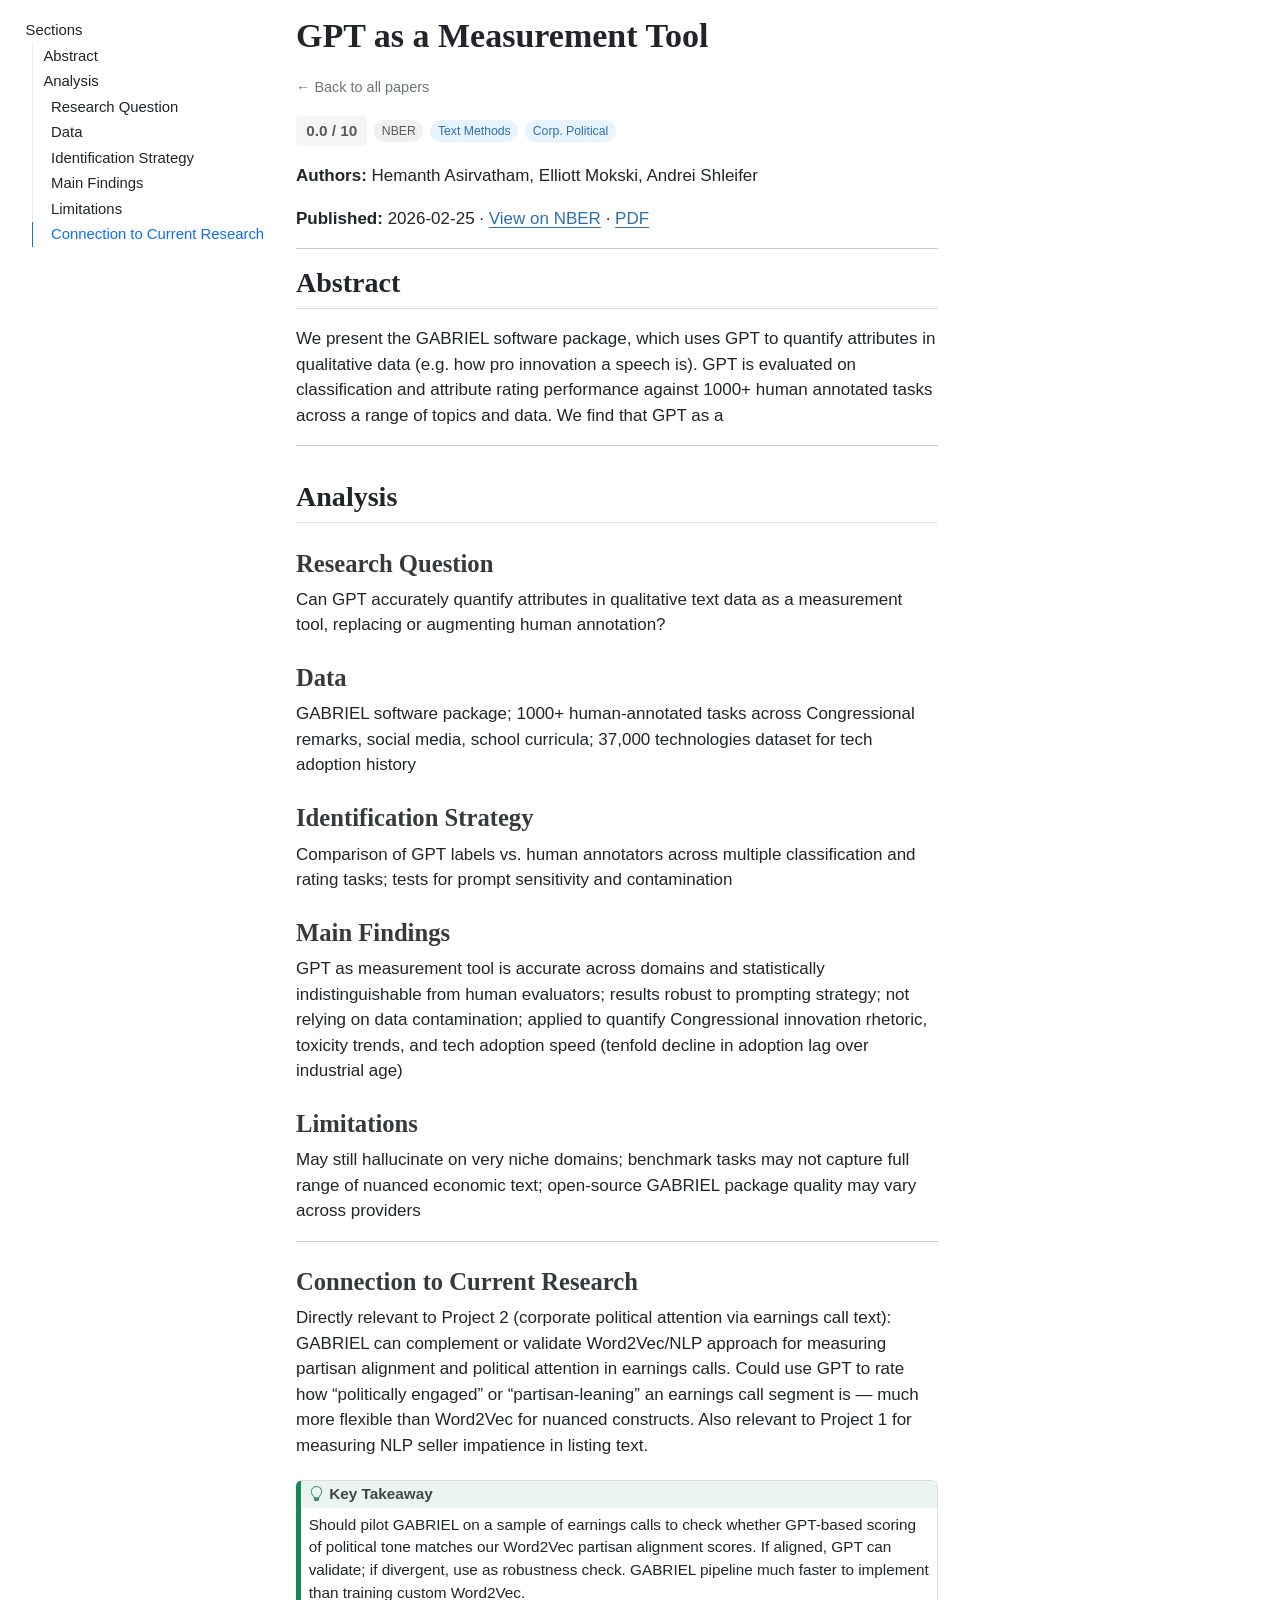
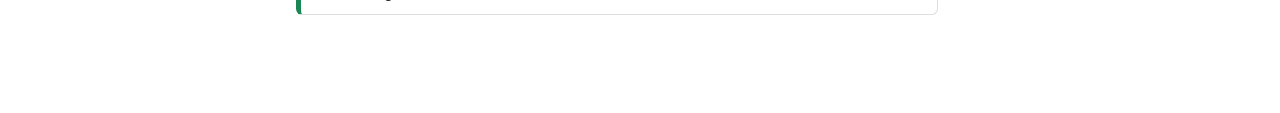
<file: docs/papers/nber-w34834.html>
<!DOCTYPE html>
<html xmlns="http://www.w3.org/1999/xhtml" lang="en" xml:lang="en"><head>

<meta charset="utf-8">
<meta name="generator" content="quarto-1.8.27">

<meta name="viewport" content="width=device-width, initial-scale=1.0, user-scalable=yes">


<title>GPT as a Measurement Tool</title>
<style>
code{white-space: pre-wrap;}
span.smallcaps{font-variant: small-caps;}
div.columns{display: flex; gap: min(4vw, 1.5em);}
div.column{flex: auto; overflow-x: auto;}
div.hanging-indent{margin-left: 1.5em; text-indent: -1.5em;}
ul.task-list{list-style: none;}
ul.task-list li input[type="checkbox"] {
  width: 0.8em;
  margin: 0 0.8em 0.2em -1em; /* quarto-specific, see https://github.com/quarto-dev/quarto-cli/issues/4556 */ 
  vertical-align: middle;
}
</style>


<script src="nber-w34834_files/libs/clipboard/clipboard.min.js"></script>
<script src="nber-w34834_files/libs/quarto-html/quarto.js" type="module"></script>
<script src="nber-w34834_files/libs/quarto-html/tabsets/tabsets.js" type="module"></script>
<script src="nber-w34834_files/libs/quarto-html/axe/axe-check.js" type="module"></script>
<script src="nber-w34834_files/libs/quarto-html/popper.min.js"></script>
<script src="nber-w34834_files/libs/quarto-html/tippy.umd.min.js"></script>
<script src="nber-w34834_files/libs/quarto-html/anchor.min.js"></script>
<link href="nber-w34834_files/libs/quarto-html/tippy.css" rel="stylesheet">
<link href="nber-w34834_files/libs/quarto-html/quarto-syntax-highlighting-ed96de9b727972fe78a7b5d16c58bf87.css" rel="stylesheet" id="quarto-text-highlighting-styles">
<script src="nber-w34834_files/libs/bootstrap/bootstrap.min.js"></script>
<link href="nber-w34834_files/libs/bootstrap/bootstrap-icons.css" rel="stylesheet">
<link href="nber-w34834_files/libs/bootstrap/bootstrap-31eb03601d55f7ff1d515a858f38b34f.min.css" rel="stylesheet" append-hash="true" id="quarto-bootstrap" data-mode="light">


</head>

<body class="quarto-light">

<div id="quarto-content" class="page-columns page-rows-contents page-layout-article toc-left">
<div id="quarto-sidebar-toc-left" class="sidebar toc-left">
  <nav id="TOC" role="doc-toc" class="toc-active">
    <h2 id="toc-title">Sections</h2>
   
  <ul>
  <li><a href="#abstract" id="toc-abstract" class="nav-link active" data-scroll-target="#abstract">Abstract</a></li>
  <li><a href="#analysis" id="toc-analysis" class="nav-link" data-scroll-target="#analysis">Analysis</a>
  <ul class="collapse">
  <li><a href="#research-question" id="toc-research-question" class="nav-link" data-scroll-target="#research-question">Research Question</a></li>
  <li><a href="#data" id="toc-data" class="nav-link" data-scroll-target="#data">Data</a></li>
  <li><a href="#identification-strategy" id="toc-identification-strategy" class="nav-link" data-scroll-target="#identification-strategy">Identification Strategy</a></li>
  <li><a href="#main-findings" id="toc-main-findings" class="nav-link" data-scroll-target="#main-findings">Main Findings</a></li>
  <li><a href="#limitations" id="toc-limitations" class="nav-link" data-scroll-target="#limitations">Limitations</a></li>
  <li><a href="#connection-to-current-research" id="toc-connection-to-current-research" class="nav-link" data-scroll-target="#connection-to-current-research">Connection to Current Research</a></li>
  </ul></li>
  </ul>
</nav>
</div>
<div id="quarto-margin-sidebar" class="sidebar margin-sidebar zindex-bottom">
</div>
<main class="content" id="quarto-document-content">

<header id="title-block-header" class="quarto-title-block default">
<div class="quarto-title">
<h1 class="title">GPT as a Measurement Tool</h1>
</div>



<div class="quarto-title-meta">

    
  
    
  </div>
  


</header>


<style>
body { font-family: "Inter", -apple-system, BlinkMacSystemFont, "Segoe UI", sans-serif; }
h1,h2,h3,h4,h5 { font-family: "Georgia", "Times New Roman", serif; }
a { color: #2c6fad; }

/* Stats bar */
.tracker-stats { display:flex; flex-wrap:wrap; gap:1.25rem; padding:0.75rem 1rem;
  background:#f8f9fa; border-radius:6px; margin-bottom:1.25rem; font-size:0.85rem; color:#495057; }
.tracker-stats strong { color:#212529; }

/* Filter bar */
.filter-bar { display:flex; flex-wrap:wrap; gap:0.4rem; margin-bottom:1.5rem; align-items:center; }
.filter-label { font-size:0.78rem; color:#6c757d; font-style:italic; margin-right:0.25rem; }
.filter-btn { font-size:0.78rem; padding:0.2rem 0.65rem; border-radius:20px;
  border:1px solid #dee2e6; background:white; color:#495057; cursor:pointer; transition:all .15s; }
.filter-btn:hover, .filter-btn.active { background:#2c6fad; border-color:#2c6fad; color:white; }

/* Paper card */
.paper-card { border:1px solid #dee2e6; border-radius:8px; padding:1rem 1.2rem;
  margin-bottom:0.85rem; background:white; transition:box-shadow .15s, border-color .15s; }
.paper-card:hover { box-shadow:0 2px 8px rgba(0,0,0,.08); border-color:#adb5bd; }
.paper-card.top-pick { border-left:4px solid #d4380d; }
.paper-card.high-relevance { border-left:4px solid #fa8c16; }
.paper-card.hidden { display:none !important; }

.paper-title { font-size:0.96rem; font-weight:600; font-family:Georgia,serif;
  margin-bottom:0.3rem; line-height:1.4; }
.paper-title a { color:inherit; text-decoration:none; }
.paper-title a:hover { color:#2c6fad; text-decoration:underline; }

.paper-meta { display:flex; flex-wrap:wrap; gap:0.35rem; align-items:center;
  margin-bottom:0.4rem; font-size:0.78rem; }
.paper-authors { font-size:0.8rem; color:#6c757d; font-style:italic; margin-bottom:0.35rem; }

/* Badges */
.score-badge { font-weight:700; padding:0.1rem 0.4rem; border-radius:4px; font-size:0.75rem; }
.score-top    { background:#fff1f0; color:#d4380d; }
.score-high   { background:#fff7e6; color:#d46b08; }
.score-mid    { background:#f6ffed; color:#389e0d; }
.score-low    { background:#f5f5f5; color:#595959; }
.topic-tag  { font-size:0.72rem; padding:0.1rem 0.45rem; border-radius:20px;
  background:#e8f4fd; color:#2c6fad; }
.source-tag { font-size:0.72rem; padding:0.1rem 0.45rem; border-radius:20px;
  background:#f0f0f0; color:#595959; }

/* Analysis (detail pages) */
.analysis-block { margin-top:0.75rem; padding-top:0.75rem;
  border-top:1px solid #e9ecef; font-size:0.83rem; }
.analysis-grid { display:grid; grid-template-columns:1fr 1fr; gap:0.5rem 1.2rem; margin-bottom:0.5rem; }
.analysis-item label { display:block; font-size:0.72rem; font-weight:600;
  text-transform:uppercase; letter-spacing:.04em; color:#6c757d; margin-bottom:.15rem; }
.analysis-item p { color:#212529; margin:0; }
.takeaway-box { background:#fff8e6; border-left:3px solid #fa8c16;
  border-radius:0 4px 4px 0; padding:0.5rem 0.75rem; color:#333; }
.takeaway-box strong { color:#d46b08; }

@media(max-width:768px) { .analysis-grid { grid-template-columns:1fr; } }
</style>
<div style="margin-bottom:1rem;">
  <a href="../index.html" style="font-size:0.85rem; color:#6c757d; text-decoration:none;">← Back to all papers</a>
</div>
<div style="display:flex; flex-wrap:wrap; gap:0.4rem; align-items:center; margin-bottom:1rem;">
  <span class="score-badge score-low" style="font-size:0.9rem; padding:0.2rem 0.6rem;">0.0 / 10</span>
  <span class="source-tag">NBER</span>
  <span class="topic-tag">Text Methods</span> <span class="topic-tag">Corp. Political</span>
</div>
<p><strong>Authors:</strong> Hemanth Asirvatham, Elliott Mokski, Andrei Shleifer</p>
<p><strong>Published:</strong> 2026-02-25 · <a href="https://www.nber.org/papers/w34834" target="_blank">View on NBER</a> · <a href="https://www.nber.org/system/files/working_papers/w34834/w34834.pdf" target="_blank">PDF</a></p>
<hr>
<section id="abstract" class="level2">
<h2 class="anchored" data-anchor-id="abstract">Abstract</h2>
<p>We present the GABRIEL software package, which uses GPT to quantify attributes in qualitative data (e.g.&nbsp;how pro innovation a speech is). GPT is evaluated on classification and attribute rating performance against 1000+ human annotated tasks across a range of topics and data. We find that GPT as a</p>
<hr>
</section>
<section id="analysis" class="level2">
<h2 class="anchored" data-anchor-id="analysis">Analysis</h2>
<section id="research-question" class="level3">
<h3 class="anchored" data-anchor-id="research-question">Research Question</h3>
<p>Can GPT accurately quantify attributes in qualitative text data as a measurement tool, replacing or augmenting human annotation?</p>
</section>
<section id="data" class="level3">
<h3 class="anchored" data-anchor-id="data">Data</h3>
<p>GABRIEL software package; 1000+ human-annotated tasks across Congressional remarks, social media, school curricula; 37,000 technologies dataset for tech adoption history</p>
</section>
<section id="identification-strategy" class="level3">
<h3 class="anchored" data-anchor-id="identification-strategy">Identification Strategy</h3>
<p>Comparison of GPT labels vs.&nbsp;human annotators across multiple classification and rating tasks; tests for prompt sensitivity and contamination</p>
</section>
<section id="main-findings" class="level3">
<h3 class="anchored" data-anchor-id="main-findings">Main Findings</h3>
<p>GPT as measurement tool is accurate across domains and statistically indistinguishable from human evaluators; results robust to prompting strategy; not relying on data contamination; applied to quantify Congressional innovation rhetoric, toxicity trends, and tech adoption speed (tenfold decline in adoption lag over industrial age)</p>
</section>
<section id="limitations" class="level3">
<h3 class="anchored" data-anchor-id="limitations">Limitations</h3>
<p>May still hallucinate on very niche domains; benchmark tasks may not capture full range of nuanced economic text; open-source GABRIEL package quality may vary across providers</p>
<hr>
</section>
<section id="connection-to-current-research" class="level3">
<h3 class="anchored" data-anchor-id="connection-to-current-research">Connection to Current Research</h3>
<p>Directly relevant to Project 2 (corporate political attention via earnings call text): GABRIEL can complement or validate Word2Vec/NLP approach for measuring partisan alignment and political attention in earnings calls. Could use GPT to rate how “politically engaged” or “partisan-leaning” an earnings call segment is — much more flexible than Word2Vec for nuanced constructs. Also relevant to Project 1 for measuring NLP seller impatience in listing text.</p>
<div class="callout callout-style-default callout-tip callout-titled">
<div class="callout-header d-flex align-content-center">
<div class="callout-icon-container">
<i class="callout-icon"></i>
</div>
<div class="callout-title-container flex-fill">
<span class="screen-reader-only">Tip</span>Key Takeaway
</div>
</div>
<div class="callout-body-container callout-body">
<p>Should pilot GABRIEL on a sample of earnings calls to check whether GPT-based scoring of political tone matches our Word2Vec partisan alignment scores. If aligned, GPT can validate; if divergent, use as robustness check. GABRIEL pipeline much faster to implement than training custom Word2Vec.</p>
</div>
</div>
</section>
</section>

</main>
<!-- /main column -->
<script id="quarto-html-after-body" type="application/javascript">
  window.document.addEventListener("DOMContentLoaded", function (event) {
    const icon = "";
    const anchorJS = new window.AnchorJS();
    anchorJS.options = {
      placement: 'right',
      icon: icon
    };
    anchorJS.add('.anchored');
    const isCodeAnnotation = (el) => {
      for (const clz of el.classList) {
        if (clz.startsWith('code-annotation-')) {                     
          return true;
        }
      }
      return false;
    }
    const onCopySuccess = function(e) {
      // button target
      const button = e.trigger;
      // don't keep focus
      button.blur();
      // flash "checked"
      button.classList.add('code-copy-button-checked');
      var currentTitle = button.getAttribute("title");
      button.setAttribute("title", "Copied!");
      let tooltip;
      if (window.bootstrap) {
        button.setAttribute("data-bs-toggle", "tooltip");
        button.setAttribute("data-bs-placement", "left");
        button.setAttribute("data-bs-title", "Copied!");
        tooltip = new bootstrap.Tooltip(button, 
          { trigger: "manual", 
            customClass: "code-copy-button-tooltip",
            offset: [0, -8]});
        tooltip.show();    
      }
      setTimeout(function() {
        if (tooltip) {
          tooltip.hide();
          button.removeAttribute("data-bs-title");
          button.removeAttribute("data-bs-toggle");
          button.removeAttribute("data-bs-placement");
        }
        button.setAttribute("title", currentTitle);
        button.classList.remove('code-copy-button-checked');
      }, 1000);
      // clear code selection
      e.clearSelection();
    }
    const getTextToCopy = function(trigger) {
      const outerScaffold = trigger.parentElement.cloneNode(true);
      const codeEl = outerScaffold.querySelector('code');
      for (const childEl of codeEl.children) {
        if (isCodeAnnotation(childEl)) {
          childEl.remove();
        }
      }
      return codeEl.innerText;
    }
    const clipboard = new window.ClipboardJS('.code-copy-button:not([data-in-quarto-modal])', {
      text: getTextToCopy
    });
    clipboard.on('success', onCopySuccess);
    if (window.document.getElementById('quarto-embedded-source-code-modal')) {
      const clipboardModal = new window.ClipboardJS('.code-copy-button[data-in-quarto-modal]', {
        text: getTextToCopy,
        container: window.document.getElementById('quarto-embedded-source-code-modal')
      });
      clipboardModal.on('success', onCopySuccess);
    }
      var localhostRegex = new RegExp(/^(?:http|https):\/\/localhost\:?[0-9]*\//);
      var mailtoRegex = new RegExp(/^mailto:/);
        var filterRegex = new RegExp('/' + window.location.host + '/');
      var isInternal = (href) => {
          return filterRegex.test(href) || localhostRegex.test(href) || mailtoRegex.test(href);
      }
      // Inspect non-navigation links and adorn them if external
     var links = window.document.querySelectorAll('a[href]:not(.nav-link):not(.navbar-brand):not(.toc-action):not(.sidebar-link):not(.sidebar-item-toggle):not(.pagination-link):not(.no-external):not([aria-hidden]):not(.dropdown-item):not(.quarto-navigation-tool):not(.about-link)');
      for (var i=0; i<links.length; i++) {
        const link = links[i];
        if (!isInternal(link.href)) {
          // undo the damage that might have been done by quarto-nav.js in the case of
          // links that we want to consider external
          if (link.dataset.originalHref !== undefined) {
            link.href = link.dataset.originalHref;
          }
        }
      }
    function tippyHover(el, contentFn, onTriggerFn, onUntriggerFn) {
      const config = {
        allowHTML: true,
        maxWidth: 500,
        delay: 100,
        arrow: false,
        appendTo: function(el) {
            return el.parentElement;
        },
        interactive: true,
        interactiveBorder: 10,
        theme: 'quarto',
        placement: 'bottom-start',
      };
      if (contentFn) {
        config.content = contentFn;
      }
      if (onTriggerFn) {
        config.onTrigger = onTriggerFn;
      }
      if (onUntriggerFn) {
        config.onUntrigger = onUntriggerFn;
      }
      window.tippy(el, config); 
    }
    const noterefs = window.document.querySelectorAll('a[role="doc-noteref"]');
    for (var i=0; i<noterefs.length; i++) {
      const ref = noterefs[i];
      tippyHover(ref, function() {
        // use id or data attribute instead here
        let href = ref.getAttribute('data-footnote-href') || ref.getAttribute('href');
        try { href = new URL(href).hash; } catch {}
        const id = href.replace(/^#\/?/, "");
        const note = window.document.getElementById(id);
        if (note) {
          return note.innerHTML;
        } else {
          return "";
        }
      });
    }
    const xrefs = window.document.querySelectorAll('a.quarto-xref');
    const processXRef = (id, note) => {
      // Strip column container classes
      const stripColumnClz = (el) => {
        el.classList.remove("page-full", "page-columns");
        if (el.children) {
          for (const child of el.children) {
            stripColumnClz(child);
          }
        }
      }
      stripColumnClz(note)
      if (id === null || id.startsWith('sec-')) {
        // Special case sections, only their first couple elements
        const container = document.createElement("div");
        if (note.children && note.children.length > 2) {
          container.appendChild(note.children[0].cloneNode(true));
          for (let i = 1; i < note.children.length; i++) {
            const child = note.children[i];
            if (child.tagName === "P" && child.innerText === "") {
              continue;
            } else {
              container.appendChild(child.cloneNode(true));
              break;
            }
          }
          if (window.Quarto?.typesetMath) {
            window.Quarto.typesetMath(container);
          }
          return container.innerHTML
        } else {
          if (window.Quarto?.typesetMath) {
            window.Quarto.typesetMath(note);
          }
          return note.innerHTML;
        }
      } else {
        // Remove any anchor links if they are present
        const anchorLink = note.querySelector('a.anchorjs-link');
        if (anchorLink) {
          anchorLink.remove();
        }
        if (window.Quarto?.typesetMath) {
          window.Quarto.typesetMath(note);
        }
        if (note.classList.contains("callout")) {
          return note.outerHTML;
        } else {
          return note.innerHTML;
        }
      }
    }
    for (var i=0; i<xrefs.length; i++) {
      const xref = xrefs[i];
      tippyHover(xref, undefined, function(instance) {
        instance.disable();
        let url = xref.getAttribute('href');
        let hash = undefined; 
        if (url.startsWith('#')) {
          hash = url;
        } else {
          try { hash = new URL(url).hash; } catch {}
        }
        if (hash) {
          const id = hash.replace(/^#\/?/, "");
          const note = window.document.getElementById(id);
          if (note !== null) {
            try {
              const html = processXRef(id, note.cloneNode(true));
              instance.setContent(html);
            } finally {
              instance.enable();
              instance.show();
            }
          } else {
            // See if we can fetch this
            fetch(url.split('#')[0])
            .then(res => res.text())
            .then(html => {
              const parser = new DOMParser();
              const htmlDoc = parser.parseFromString(html, "text/html");
              const note = htmlDoc.getElementById(id);
              if (note !== null) {
                const html = processXRef(id, note);
                instance.setContent(html);
              } 
            }).finally(() => {
              instance.enable();
              instance.show();
            });
          }
        } else {
          // See if we can fetch a full url (with no hash to target)
          // This is a special case and we should probably do some content thinning / targeting
          fetch(url)
          .then(res => res.text())
          .then(html => {
            const parser = new DOMParser();
            const htmlDoc = parser.parseFromString(html, "text/html");
            const note = htmlDoc.querySelector('main.content');
            if (note !== null) {
              // This should only happen for chapter cross references
              // (since there is no id in the URL)
              // remove the first header
              if (note.children.length > 0 && note.children[0].tagName === "HEADER") {
                note.children[0].remove();
              }
              const html = processXRef(null, note);
              instance.setContent(html);
            } 
          }).finally(() => {
            instance.enable();
            instance.show();
          });
        }
      }, function(instance) {
      });
    }
        let selectedAnnoteEl;
        const selectorForAnnotation = ( cell, annotation) => {
          let cellAttr = 'data-code-cell="' + cell + '"';
          let lineAttr = 'data-code-annotation="' +  annotation + '"';
          const selector = 'span[' + cellAttr + '][' + lineAttr + ']';
          return selector;
        }
        const selectCodeLines = (annoteEl) => {
          const doc = window.document;
          const targetCell = annoteEl.getAttribute("data-target-cell");
          const targetAnnotation = annoteEl.getAttribute("data-target-annotation");
          const annoteSpan = window.document.querySelector(selectorForAnnotation(targetCell, targetAnnotation));
          const lines = annoteSpan.getAttribute("data-code-lines").split(",");
          const lineIds = lines.map((line) => {
            return targetCell + "-" + line;
          })
          let top = null;
          let height = null;
          let parent = null;
          if (lineIds.length > 0) {
              //compute the position of the single el (top and bottom and make a div)
              const el = window.document.getElementById(lineIds[0]);
              top = el.offsetTop;
              height = el.offsetHeight;
              parent = el.parentElement.parentElement;
            if (lineIds.length > 1) {
              const lastEl = window.document.getElementById(lineIds[lineIds.length - 1]);
              const bottom = lastEl.offsetTop + lastEl.offsetHeight;
              height = bottom - top;
            }
            if (top !== null && height !== null && parent !== null) {
              // cook up a div (if necessary) and position it 
              let div = window.document.getElementById("code-annotation-line-highlight");
              if (div === null) {
                div = window.document.createElement("div");
                div.setAttribute("id", "code-annotation-line-highlight");
                div.style.position = 'absolute';
                parent.appendChild(div);
              }
              div.style.top = top - 2 + "px";
              div.style.height = height + 4 + "px";
              div.style.left = 0;
              let gutterDiv = window.document.getElementById("code-annotation-line-highlight-gutter");
              if (gutterDiv === null) {
                gutterDiv = window.document.createElement("div");
                gutterDiv.setAttribute("id", "code-annotation-line-highlight-gutter");
                gutterDiv.style.position = 'absolute';
                const codeCell = window.document.getElementById(targetCell);
                const gutter = codeCell.querySelector('.code-annotation-gutter');
                gutter.appendChild(gutterDiv);
              }
              gutterDiv.style.top = top - 2 + "px";
              gutterDiv.style.height = height + 4 + "px";
            }
            selectedAnnoteEl = annoteEl;
          }
        };
        const unselectCodeLines = () => {
          const elementsIds = ["code-annotation-line-highlight", "code-annotation-line-highlight-gutter"];
          elementsIds.forEach((elId) => {
            const div = window.document.getElementById(elId);
            if (div) {
              div.remove();
            }
          });
          selectedAnnoteEl = undefined;
        };
          // Handle positioning of the toggle
      window.addEventListener(
        "resize",
        throttle(() => {
          elRect = undefined;
          if (selectedAnnoteEl) {
            selectCodeLines(selectedAnnoteEl);
          }
        }, 10)
      );
      function throttle(fn, ms) {
      let throttle = false;
      let timer;
        return (...args) => {
          if(!throttle) { // first call gets through
              fn.apply(this, args);
              throttle = true;
          } else { // all the others get throttled
              if(timer) clearTimeout(timer); // cancel #2
              timer = setTimeout(() => {
                fn.apply(this, args);
                timer = throttle = false;
              }, ms);
          }
        };
      }
        // Attach click handler to the DT
        const annoteDls = window.document.querySelectorAll('dt[data-target-cell]');
        for (const annoteDlNode of annoteDls) {
          annoteDlNode.addEventListener('click', (event) => {
            const clickedEl = event.target;
            if (clickedEl !== selectedAnnoteEl) {
              unselectCodeLines();
              const activeEl = window.document.querySelector('dt[data-target-cell].code-annotation-active');
              if (activeEl) {
                activeEl.classList.remove('code-annotation-active');
              }
              selectCodeLines(clickedEl);
              clickedEl.classList.add('code-annotation-active');
            } else {
              // Unselect the line
              unselectCodeLines();
              clickedEl.classList.remove('code-annotation-active');
            }
          });
        }
    const findCites = (el) => {
      const parentEl = el.parentElement;
      if (parentEl) {
        const cites = parentEl.dataset.cites;
        if (cites) {
          return {
            el,
            cites: cites.split(' ')
          };
        } else {
          return findCites(el.parentElement)
        }
      } else {
        return undefined;
      }
    };
    var bibliorefs = window.document.querySelectorAll('a[role="doc-biblioref"]');
    for (var i=0; i<bibliorefs.length; i++) {
      const ref = bibliorefs[i];
      const citeInfo = findCites(ref);
      if (citeInfo) {
        tippyHover(citeInfo.el, function() {
          var popup = window.document.createElement('div');
          citeInfo.cites.forEach(function(cite) {
            var citeDiv = window.document.createElement('div');
            citeDiv.classList.add('hanging-indent');
            citeDiv.classList.add('csl-entry');
            var biblioDiv = window.document.getElementById('ref-' + cite);
            if (biblioDiv) {
              citeDiv.innerHTML = biblioDiv.innerHTML;
            }
            popup.appendChild(citeDiv);
          });
          return popup.innerHTML;
        });
      }
    }
  });
  </script>
</div> <!-- /content -->




</body></html>
</file>
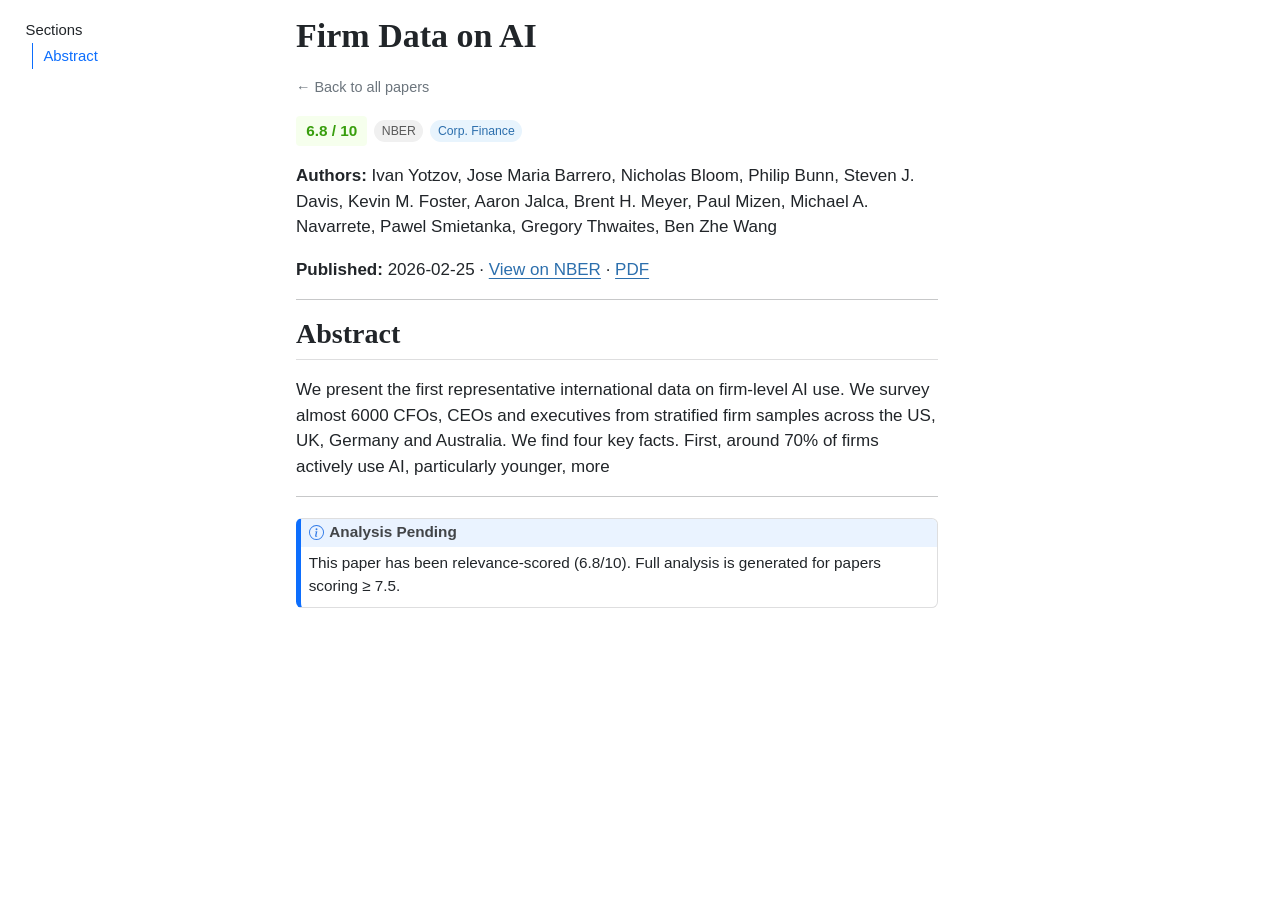
<file: docs/papers/nber-w34836.html>
<!DOCTYPE html>
<html xmlns="http://www.w3.org/1999/xhtml" lang="en" xml:lang="en"><head>

<meta charset="utf-8">
<meta name="generator" content="quarto-1.8.27">

<meta name="viewport" content="width=device-width, initial-scale=1.0, user-scalable=yes">


<title>Firm Data on AI</title>
<style>
code{white-space: pre-wrap;}
span.smallcaps{font-variant: small-caps;}
div.columns{display: flex; gap: min(4vw, 1.5em);}
div.column{flex: auto; overflow-x: auto;}
div.hanging-indent{margin-left: 1.5em; text-indent: -1.5em;}
ul.task-list{list-style: none;}
ul.task-list li input[type="checkbox"] {
  width: 0.8em;
  margin: 0 0.8em 0.2em -1em; /* quarto-specific, see https://github.com/quarto-dev/quarto-cli/issues/4556 */ 
  vertical-align: middle;
}
</style>


<script src="nber-w34836_files/libs/clipboard/clipboard.min.js"></script>
<script src="nber-w34836_files/libs/quarto-html/quarto.js" type="module"></script>
<script src="nber-w34836_files/libs/quarto-html/tabsets/tabsets.js" type="module"></script>
<script src="nber-w34836_files/libs/quarto-html/axe/axe-check.js" type="module"></script>
<script src="nber-w34836_files/libs/quarto-html/popper.min.js"></script>
<script src="nber-w34836_files/libs/quarto-html/tippy.umd.min.js"></script>
<script src="nber-w34836_files/libs/quarto-html/anchor.min.js"></script>
<link href="nber-w34836_files/libs/quarto-html/tippy.css" rel="stylesheet">
<link href="nber-w34836_files/libs/quarto-html/quarto-syntax-highlighting-ed96de9b727972fe78a7b5d16c58bf87.css" rel="stylesheet" id="quarto-text-highlighting-styles">
<script src="nber-w34836_files/libs/bootstrap/bootstrap.min.js"></script>
<link href="nber-w34836_files/libs/bootstrap/bootstrap-icons.css" rel="stylesheet">
<link href="nber-w34836_files/libs/bootstrap/bootstrap-31eb03601d55f7ff1d515a858f38b34f.min.css" rel="stylesheet" append-hash="true" id="quarto-bootstrap" data-mode="light">


</head>

<body class="quarto-light">

<div id="quarto-content" class="page-columns page-rows-contents page-layout-article toc-left">
<div id="quarto-sidebar-toc-left" class="sidebar toc-left">
  <nav id="TOC" role="doc-toc" class="toc-active">
    <h2 id="toc-title">Sections</h2>
   
  <ul>
  <li><a href="#abstract" id="toc-abstract" class="nav-link active" data-scroll-target="#abstract">Abstract</a></li>
  </ul>
</nav>
</div>
<div id="quarto-margin-sidebar" class="sidebar margin-sidebar zindex-bottom">
</div>
<main class="content" id="quarto-document-content">

<header id="title-block-header" class="quarto-title-block default">
<div class="quarto-title">
<h1 class="title">Firm Data on AI</h1>
</div>



<div class="quarto-title-meta">

    
  
    
  </div>
  


</header>


<style>
body { font-family: "Inter", -apple-system, BlinkMacSystemFont, "Segoe UI", sans-serif; }
h1,h2,h3,h4,h5 { font-family: "Georgia", "Times New Roman", serif; }
a { color: #2c6fad; }

/* Stats bar */
.tracker-stats { display:flex; flex-wrap:wrap; gap:1.25rem; padding:0.75rem 1rem;
  background:#f8f9fa; border-radius:6px; margin-bottom:1.25rem; font-size:0.85rem; color:#495057; }
.tracker-stats strong { color:#212529; }

/* Filter bar */
.filter-bar { display:flex; flex-wrap:wrap; gap:0.4rem; margin-bottom:1.5rem; align-items:center; }
.filter-label { font-size:0.78rem; color:#6c757d; font-style:italic; margin-right:0.25rem; }
.filter-btn { font-size:0.78rem; padding:0.2rem 0.65rem; border-radius:20px;
  border:1px solid #dee2e6; background:white; color:#495057; cursor:pointer; transition:all .15s; }
.filter-btn:hover, .filter-btn.active { background:#2c6fad; border-color:#2c6fad; color:white; }

/* Paper card */
.paper-card { border:1px solid #dee2e6; border-radius:8px; padding:1rem 1.2rem;
  margin-bottom:0.85rem; background:white; transition:box-shadow .15s, border-color .15s; }
.paper-card:hover { box-shadow:0 2px 8px rgba(0,0,0,.08); border-color:#adb5bd; }
.paper-card.top-pick { border-left:4px solid #d4380d; }
.paper-card.high-relevance { border-left:4px solid #fa8c16; }
.paper-card.hidden { display:none !important; }

.paper-title { font-size:0.96rem; font-weight:600; font-family:Georgia,serif;
  margin-bottom:0.3rem; line-height:1.4; }
.paper-title a { color:inherit; text-decoration:none; }
.paper-title a:hover { color:#2c6fad; text-decoration:underline; }

.paper-meta { display:flex; flex-wrap:wrap; gap:0.35rem; align-items:center;
  margin-bottom:0.4rem; font-size:0.78rem; }
.paper-authors { font-size:0.8rem; color:#6c757d; font-style:italic; margin-bottom:0.35rem; }

/* Badges */
.score-badge { font-weight:700; padding:0.1rem 0.4rem; border-radius:4px; font-size:0.75rem; }
.score-top    { background:#fff1f0; color:#d4380d; }
.score-high   { background:#fff7e6; color:#d46b08; }
.score-mid    { background:#f6ffed; color:#389e0d; }
.score-low    { background:#f5f5f5; color:#595959; }
.topic-tag  { font-size:0.72rem; padding:0.1rem 0.45rem; border-radius:20px;
  background:#e8f4fd; color:#2c6fad; }
.source-tag { font-size:0.72rem; padding:0.1rem 0.45rem; border-radius:20px;
  background:#f0f0f0; color:#595959; }

/* Analysis (detail pages) */
.analysis-block { margin-top:0.75rem; padding-top:0.75rem;
  border-top:1px solid #e9ecef; font-size:0.83rem; }
.analysis-grid { display:grid; grid-template-columns:1fr 1fr; gap:0.5rem 1.2rem; margin-bottom:0.5rem; }
.analysis-item label { display:block; font-size:0.72rem; font-weight:600;
  text-transform:uppercase; letter-spacing:.04em; color:#6c757d; margin-bottom:.15rem; }
.analysis-item p { color:#212529; margin:0; }
.takeaway-box { background:#fff8e6; border-left:3px solid #fa8c16;
  border-radius:0 4px 4px 0; padding:0.5rem 0.75rem; color:#333; }
.takeaway-box strong { color:#d46b08; }

@media(max-width:768px) { .analysis-grid { grid-template-columns:1fr; } }
</style>
<div style="margin-bottom:1rem;">
  <a href="../index.html" style="font-size:0.85rem; color:#6c757d; text-decoration:none;">← Back to all papers</a>
</div>
<div style="display:flex; flex-wrap:wrap; gap:0.4rem; align-items:center; margin-bottom:1rem;">
  <span class="score-badge score-mid" style="font-size:0.9rem; padding:0.2rem 0.6rem;">6.8 / 10</span>
  <span class="source-tag">NBER</span>
  <span class="topic-tag">Corp. Finance</span>
</div>
<p><strong>Authors:</strong> Ivan Yotzov, Jose Maria Barrero, Nicholas Bloom, Philip Bunn, Steven J. Davis, Kevin M. Foster, Aaron Jalca, Brent H. Meyer, Paul Mizen, Michael A. Navarrete, Pawel Smietanka, Gregory Thwaites, Ben Zhe Wang</p>
<p><strong>Published:</strong> 2026-02-25 · <a href="https://www.nber.org/papers/w34836" target="_blank">View on NBER</a> · <a href="https://www.nber.org/system/files/working_papers/w34836/w34836.pdf" target="_blank">PDF</a></p>
<hr>
<section id="abstract" class="level2">
<h2 class="anchored" data-anchor-id="abstract">Abstract</h2>
<p>We present the first representative international data on firm-level AI use. We survey almost 6000 CFOs, CEOs and executives from stratified firm samples across the US, UK, Germany and Australia. We find four key facts. First, around 70% of firms actively use AI, particularly younger, more</p>
<hr>
<div class="callout callout-style-default callout-note callout-titled">
<div class="callout-header d-flex align-content-center">
<div class="callout-icon-container">
<i class="callout-icon"></i>
</div>
<div class="callout-title-container flex-fill">
<span class="screen-reader-only">Note</span>Analysis Pending
</div>
</div>
<div class="callout-body-container callout-body">
<p>This paper has been relevance-scored (6.8/10). Full analysis is generated for papers scoring ≥ 7.5.</p>
</div>
</div>
</section>

</main>
<!-- /main column -->
<script id="quarto-html-after-body" type="application/javascript">
  window.document.addEventListener("DOMContentLoaded", function (event) {
    const icon = "";
    const anchorJS = new window.AnchorJS();
    anchorJS.options = {
      placement: 'right',
      icon: icon
    };
    anchorJS.add('.anchored');
    const isCodeAnnotation = (el) => {
      for (const clz of el.classList) {
        if (clz.startsWith('code-annotation-')) {                     
          return true;
        }
      }
      return false;
    }
    const onCopySuccess = function(e) {
      // button target
      const button = e.trigger;
      // don't keep focus
      button.blur();
      // flash "checked"
      button.classList.add('code-copy-button-checked');
      var currentTitle = button.getAttribute("title");
      button.setAttribute("title", "Copied!");
      let tooltip;
      if (window.bootstrap) {
        button.setAttribute("data-bs-toggle", "tooltip");
        button.setAttribute("data-bs-placement", "left");
        button.setAttribute("data-bs-title", "Copied!");
        tooltip = new bootstrap.Tooltip(button, 
          { trigger: "manual", 
            customClass: "code-copy-button-tooltip",
            offset: [0, -8]});
        tooltip.show();    
      }
      setTimeout(function() {
        if (tooltip) {
          tooltip.hide();
          button.removeAttribute("data-bs-title");
          button.removeAttribute("data-bs-toggle");
          button.removeAttribute("data-bs-placement");
        }
        button.setAttribute("title", currentTitle);
        button.classList.remove('code-copy-button-checked');
      }, 1000);
      // clear code selection
      e.clearSelection();
    }
    const getTextToCopy = function(trigger) {
      const outerScaffold = trigger.parentElement.cloneNode(true);
      const codeEl = outerScaffold.querySelector('code');
      for (const childEl of codeEl.children) {
        if (isCodeAnnotation(childEl)) {
          childEl.remove();
        }
      }
      return codeEl.innerText;
    }
    const clipboard = new window.ClipboardJS('.code-copy-button:not([data-in-quarto-modal])', {
      text: getTextToCopy
    });
    clipboard.on('success', onCopySuccess);
    if (window.document.getElementById('quarto-embedded-source-code-modal')) {
      const clipboardModal = new window.ClipboardJS('.code-copy-button[data-in-quarto-modal]', {
        text: getTextToCopy,
        container: window.document.getElementById('quarto-embedded-source-code-modal')
      });
      clipboardModal.on('success', onCopySuccess);
    }
      var localhostRegex = new RegExp(/^(?:http|https):\/\/localhost\:?[0-9]*\//);
      var mailtoRegex = new RegExp(/^mailto:/);
        var filterRegex = new RegExp('/' + window.location.host + '/');
      var isInternal = (href) => {
          return filterRegex.test(href) || localhostRegex.test(href) || mailtoRegex.test(href);
      }
      // Inspect non-navigation links and adorn them if external
     var links = window.document.querySelectorAll('a[href]:not(.nav-link):not(.navbar-brand):not(.toc-action):not(.sidebar-link):not(.sidebar-item-toggle):not(.pagination-link):not(.no-external):not([aria-hidden]):not(.dropdown-item):not(.quarto-navigation-tool):not(.about-link)');
      for (var i=0; i<links.length; i++) {
        const link = links[i];
        if (!isInternal(link.href)) {
          // undo the damage that might have been done by quarto-nav.js in the case of
          // links that we want to consider external
          if (link.dataset.originalHref !== undefined) {
            link.href = link.dataset.originalHref;
          }
        }
      }
    function tippyHover(el, contentFn, onTriggerFn, onUntriggerFn) {
      const config = {
        allowHTML: true,
        maxWidth: 500,
        delay: 100,
        arrow: false,
        appendTo: function(el) {
            return el.parentElement;
        },
        interactive: true,
        interactiveBorder: 10,
        theme: 'quarto',
        placement: 'bottom-start',
      };
      if (contentFn) {
        config.content = contentFn;
      }
      if (onTriggerFn) {
        config.onTrigger = onTriggerFn;
      }
      if (onUntriggerFn) {
        config.onUntrigger = onUntriggerFn;
      }
      window.tippy(el, config); 
    }
    const noterefs = window.document.querySelectorAll('a[role="doc-noteref"]');
    for (var i=0; i<noterefs.length; i++) {
      const ref = noterefs[i];
      tippyHover(ref, function() {
        // use id or data attribute instead here
        let href = ref.getAttribute('data-footnote-href') || ref.getAttribute('href');
        try { href = new URL(href).hash; } catch {}
        const id = href.replace(/^#\/?/, "");
        const note = window.document.getElementById(id);
        if (note) {
          return note.innerHTML;
        } else {
          return "";
        }
      });
    }
    const xrefs = window.document.querySelectorAll('a.quarto-xref');
    const processXRef = (id, note) => {
      // Strip column container classes
      const stripColumnClz = (el) => {
        el.classList.remove("page-full", "page-columns");
        if (el.children) {
          for (const child of el.children) {
            stripColumnClz(child);
          }
        }
      }
      stripColumnClz(note)
      if (id === null || id.startsWith('sec-')) {
        // Special case sections, only their first couple elements
        const container = document.createElement("div");
        if (note.children && note.children.length > 2) {
          container.appendChild(note.children[0].cloneNode(true));
          for (let i = 1; i < note.children.length; i++) {
            const child = note.children[i];
            if (child.tagName === "P" && child.innerText === "") {
              continue;
            } else {
              container.appendChild(child.cloneNode(true));
              break;
            }
          }
          if (window.Quarto?.typesetMath) {
            window.Quarto.typesetMath(container);
          }
          return container.innerHTML
        } else {
          if (window.Quarto?.typesetMath) {
            window.Quarto.typesetMath(note);
          }
          return note.innerHTML;
        }
      } else {
        // Remove any anchor links if they are present
        const anchorLink = note.querySelector('a.anchorjs-link');
        if (anchorLink) {
          anchorLink.remove();
        }
        if (window.Quarto?.typesetMath) {
          window.Quarto.typesetMath(note);
        }
        if (note.classList.contains("callout")) {
          return note.outerHTML;
        } else {
          return note.innerHTML;
        }
      }
    }
    for (var i=0; i<xrefs.length; i++) {
      const xref = xrefs[i];
      tippyHover(xref, undefined, function(instance) {
        instance.disable();
        let url = xref.getAttribute('href');
        let hash = undefined; 
        if (url.startsWith('#')) {
          hash = url;
        } else {
          try { hash = new URL(url).hash; } catch {}
        }
        if (hash) {
          const id = hash.replace(/^#\/?/, "");
          const note = window.document.getElementById(id);
          if (note !== null) {
            try {
              const html = processXRef(id, note.cloneNode(true));
              instance.setContent(html);
            } finally {
              instance.enable();
              instance.show();
            }
          } else {
            // See if we can fetch this
            fetch(url.split('#')[0])
            .then(res => res.text())
            .then(html => {
              const parser = new DOMParser();
              const htmlDoc = parser.parseFromString(html, "text/html");
              const note = htmlDoc.getElementById(id);
              if (note !== null) {
                const html = processXRef(id, note);
                instance.setContent(html);
              } 
            }).finally(() => {
              instance.enable();
              instance.show();
            });
          }
        } else {
          // See if we can fetch a full url (with no hash to target)
          // This is a special case and we should probably do some content thinning / targeting
          fetch(url)
          .then(res => res.text())
          .then(html => {
            const parser = new DOMParser();
            const htmlDoc = parser.parseFromString(html, "text/html");
            const note = htmlDoc.querySelector('main.content');
            if (note !== null) {
              // This should only happen for chapter cross references
              // (since there is no id in the URL)
              // remove the first header
              if (note.children.length > 0 && note.children[0].tagName === "HEADER") {
                note.children[0].remove();
              }
              const html = processXRef(null, note);
              instance.setContent(html);
            } 
          }).finally(() => {
            instance.enable();
            instance.show();
          });
        }
      }, function(instance) {
      });
    }
        let selectedAnnoteEl;
        const selectorForAnnotation = ( cell, annotation) => {
          let cellAttr = 'data-code-cell="' + cell + '"';
          let lineAttr = 'data-code-annotation="' +  annotation + '"';
          const selector = 'span[' + cellAttr + '][' + lineAttr + ']';
          return selector;
        }
        const selectCodeLines = (annoteEl) => {
          const doc = window.document;
          const targetCell = annoteEl.getAttribute("data-target-cell");
          const targetAnnotation = annoteEl.getAttribute("data-target-annotation");
          const annoteSpan = window.document.querySelector(selectorForAnnotation(targetCell, targetAnnotation));
          const lines = annoteSpan.getAttribute("data-code-lines").split(",");
          const lineIds = lines.map((line) => {
            return targetCell + "-" + line;
          })
          let top = null;
          let height = null;
          let parent = null;
          if (lineIds.length > 0) {
              //compute the position of the single el (top and bottom and make a div)
              const el = window.document.getElementById(lineIds[0]);
              top = el.offsetTop;
              height = el.offsetHeight;
              parent = el.parentElement.parentElement;
            if (lineIds.length > 1) {
              const lastEl = window.document.getElementById(lineIds[lineIds.length - 1]);
              const bottom = lastEl.offsetTop + lastEl.offsetHeight;
              height = bottom - top;
            }
            if (top !== null && height !== null && parent !== null) {
              // cook up a div (if necessary) and position it 
              let div = window.document.getElementById("code-annotation-line-highlight");
              if (div === null) {
                div = window.document.createElement("div");
                div.setAttribute("id", "code-annotation-line-highlight");
                div.style.position = 'absolute';
                parent.appendChild(div);
              }
              div.style.top = top - 2 + "px";
              div.style.height = height + 4 + "px";
              div.style.left = 0;
              let gutterDiv = window.document.getElementById("code-annotation-line-highlight-gutter");
              if (gutterDiv === null) {
                gutterDiv = window.document.createElement("div");
                gutterDiv.setAttribute("id", "code-annotation-line-highlight-gutter");
                gutterDiv.style.position = 'absolute';
                const codeCell = window.document.getElementById(targetCell);
                const gutter = codeCell.querySelector('.code-annotation-gutter');
                gutter.appendChild(gutterDiv);
              }
              gutterDiv.style.top = top - 2 + "px";
              gutterDiv.style.height = height + 4 + "px";
            }
            selectedAnnoteEl = annoteEl;
          }
        };
        const unselectCodeLines = () => {
          const elementsIds = ["code-annotation-line-highlight", "code-annotation-line-highlight-gutter"];
          elementsIds.forEach((elId) => {
            const div = window.document.getElementById(elId);
            if (div) {
              div.remove();
            }
          });
          selectedAnnoteEl = undefined;
        };
          // Handle positioning of the toggle
      window.addEventListener(
        "resize",
        throttle(() => {
          elRect = undefined;
          if (selectedAnnoteEl) {
            selectCodeLines(selectedAnnoteEl);
          }
        }, 10)
      );
      function throttle(fn, ms) {
      let throttle = false;
      let timer;
        return (...args) => {
          if(!throttle) { // first call gets through
              fn.apply(this, args);
              throttle = true;
          } else { // all the others get throttled
              if(timer) clearTimeout(timer); // cancel #2
              timer = setTimeout(() => {
                fn.apply(this, args);
                timer = throttle = false;
              }, ms);
          }
        };
      }
        // Attach click handler to the DT
        const annoteDls = window.document.querySelectorAll('dt[data-target-cell]');
        for (const annoteDlNode of annoteDls) {
          annoteDlNode.addEventListener('click', (event) => {
            const clickedEl = event.target;
            if (clickedEl !== selectedAnnoteEl) {
              unselectCodeLines();
              const activeEl = window.document.querySelector('dt[data-target-cell].code-annotation-active');
              if (activeEl) {
                activeEl.classList.remove('code-annotation-active');
              }
              selectCodeLines(clickedEl);
              clickedEl.classList.add('code-annotation-active');
            } else {
              // Unselect the line
              unselectCodeLines();
              clickedEl.classList.remove('code-annotation-active');
            }
          });
        }
    const findCites = (el) => {
      const parentEl = el.parentElement;
      if (parentEl) {
        const cites = parentEl.dataset.cites;
        if (cites) {
          return {
            el,
            cites: cites.split(' ')
          };
        } else {
          return findCites(el.parentElement)
        }
      } else {
        return undefined;
      }
    };
    var bibliorefs = window.document.querySelectorAll('a[role="doc-biblioref"]');
    for (var i=0; i<bibliorefs.length; i++) {
      const ref = bibliorefs[i];
      const citeInfo = findCites(ref);
      if (citeInfo) {
        tippyHover(citeInfo.el, function() {
          var popup = window.document.createElement('div');
          citeInfo.cites.forEach(function(cite) {
            var citeDiv = window.document.createElement('div');
            citeDiv.classList.add('hanging-indent');
            citeDiv.classList.add('csl-entry');
            var biblioDiv = window.document.getElementById('ref-' + cite);
            if (biblioDiv) {
              citeDiv.innerHTML = biblioDiv.innerHTML;
            }
            popup.appendChild(citeDiv);
          });
          return popup.innerHTML;
        });
      }
    }
  });
  </script>
</div> <!-- /content -->




</body></html>
</file>
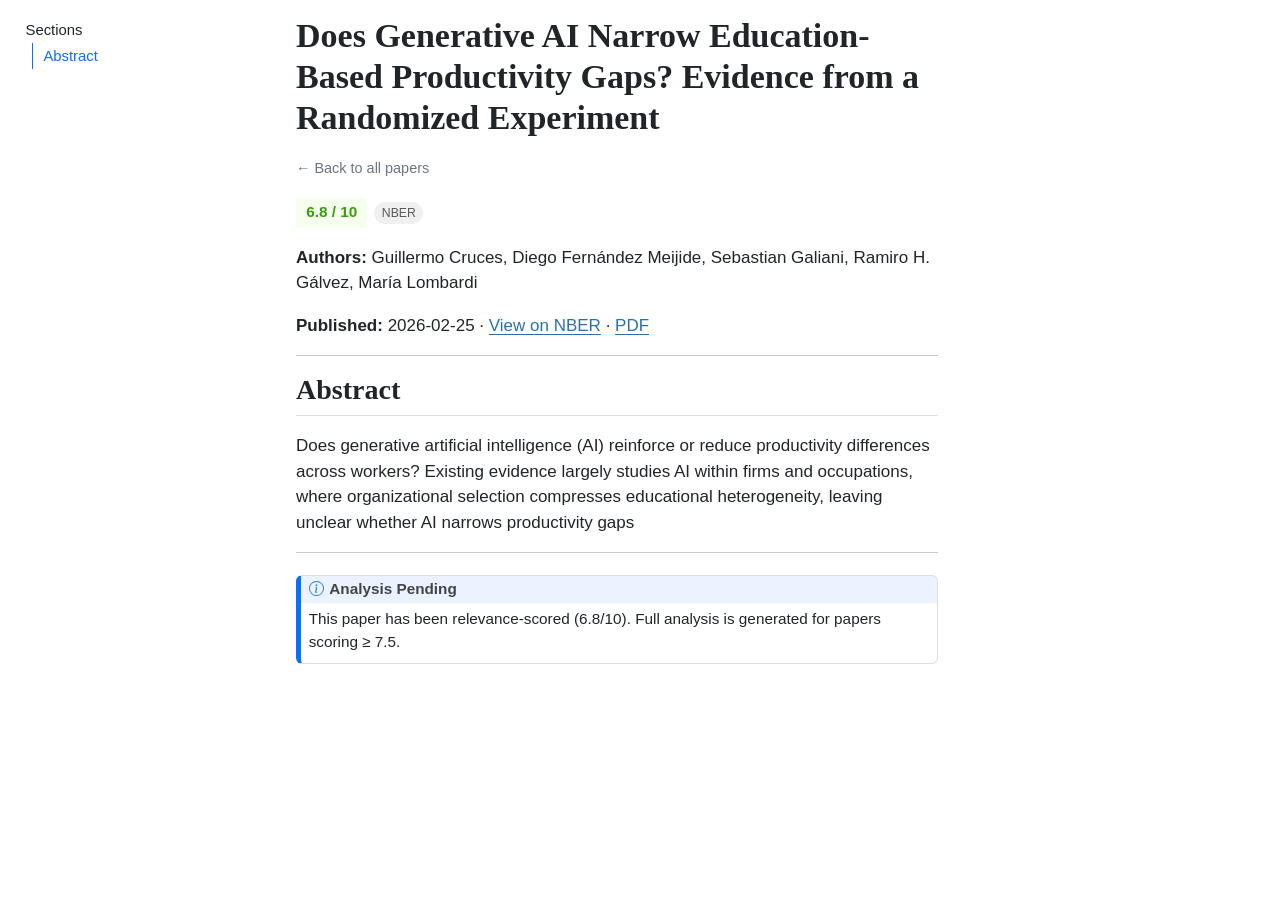
<file: docs/papers/nber-w34851.html>
<!DOCTYPE html>
<html xmlns="http://www.w3.org/1999/xhtml" lang="en" xml:lang="en"><head>

<meta charset="utf-8">
<meta name="generator" content="quarto-1.8.27">

<meta name="viewport" content="width=device-width, initial-scale=1.0, user-scalable=yes">


<title>Does Generative AI Narrow Education-Based Productivity Gaps? Evidence from a Randomized Experiment</title>
<style>
code{white-space: pre-wrap;}
span.smallcaps{font-variant: small-caps;}
div.columns{display: flex; gap: min(4vw, 1.5em);}
div.column{flex: auto; overflow-x: auto;}
div.hanging-indent{margin-left: 1.5em; text-indent: -1.5em;}
ul.task-list{list-style: none;}
ul.task-list li input[type="checkbox"] {
  width: 0.8em;
  margin: 0 0.8em 0.2em -1em; /* quarto-specific, see https://github.com/quarto-dev/quarto-cli/issues/4556 */ 
  vertical-align: middle;
}
</style>


<script src="nber-w34851_files/libs/clipboard/clipboard.min.js"></script>
<script src="nber-w34851_files/libs/quarto-html/quarto.js" type="module"></script>
<script src="nber-w34851_files/libs/quarto-html/tabsets/tabsets.js" type="module"></script>
<script src="nber-w34851_files/libs/quarto-html/axe/axe-check.js" type="module"></script>
<script src="nber-w34851_files/libs/quarto-html/popper.min.js"></script>
<script src="nber-w34851_files/libs/quarto-html/tippy.umd.min.js"></script>
<script src="nber-w34851_files/libs/quarto-html/anchor.min.js"></script>
<link href="nber-w34851_files/libs/quarto-html/tippy.css" rel="stylesheet">
<link href="nber-w34851_files/libs/quarto-html/quarto-syntax-highlighting-ed96de9b727972fe78a7b5d16c58bf87.css" rel="stylesheet" id="quarto-text-highlighting-styles">
<script src="nber-w34851_files/libs/bootstrap/bootstrap.min.js"></script>
<link href="nber-w34851_files/libs/bootstrap/bootstrap-icons.css" rel="stylesheet">
<link href="nber-w34851_files/libs/bootstrap/bootstrap-31eb03601d55f7ff1d515a858f38b34f.min.css" rel="stylesheet" append-hash="true" id="quarto-bootstrap" data-mode="light">


</head>

<body class="quarto-light">

<div id="quarto-content" class="page-columns page-rows-contents page-layout-article toc-left">
<div id="quarto-sidebar-toc-left" class="sidebar toc-left">
  <nav id="TOC" role="doc-toc" class="toc-active">
    <h2 id="toc-title">Sections</h2>
   
  <ul>
  <li><a href="#abstract" id="toc-abstract" class="nav-link active" data-scroll-target="#abstract">Abstract</a></li>
  </ul>
</nav>
</div>
<div id="quarto-margin-sidebar" class="sidebar margin-sidebar zindex-bottom">
</div>
<main class="content" id="quarto-document-content">

<header id="title-block-header" class="quarto-title-block default">
<div class="quarto-title">
<h1 class="title">Does Generative AI Narrow Education-Based Productivity Gaps? Evidence from a Randomized Experiment</h1>
</div>



<div class="quarto-title-meta">

    
  
    
  </div>
  


</header>


<style>
body { font-family: "Inter", -apple-system, BlinkMacSystemFont, "Segoe UI", sans-serif; }
h1,h2,h3,h4,h5 { font-family: "Georgia", "Times New Roman", serif; }
a { color: #2c6fad; }

/* Stats bar */
.tracker-stats { display:flex; flex-wrap:wrap; gap:1.25rem; padding:0.75rem 1rem;
  background:#f8f9fa; border-radius:6px; margin-bottom:1.25rem; font-size:0.85rem; color:#495057; }
.tracker-stats strong { color:#212529; }

/* Filter bar */
.filter-bar { display:flex; flex-wrap:wrap; gap:0.4rem; margin-bottom:1.5rem; align-items:center; }
.filter-label { font-size:0.78rem; color:#6c757d; font-style:italic; margin-right:0.25rem; }
.filter-btn { font-size:0.78rem; padding:0.2rem 0.65rem; border-radius:20px;
  border:1px solid #dee2e6; background:white; color:#495057; cursor:pointer; transition:all .15s; }
.filter-btn:hover, .filter-btn.active { background:#2c6fad; border-color:#2c6fad; color:white; }

/* Paper card */
.paper-card { border:1px solid #dee2e6; border-radius:8px; padding:1rem 1.2rem;
  margin-bottom:0.85rem; background:white; transition:box-shadow .15s, border-color .15s; }
.paper-card:hover { box-shadow:0 2px 8px rgba(0,0,0,.08); border-color:#adb5bd; }
.paper-card.top-pick { border-left:4px solid #d4380d; }
.paper-card.high-relevance { border-left:4px solid #fa8c16; }
.paper-card.hidden { display:none !important; }

.paper-title { font-size:0.96rem; font-weight:600; font-family:Georgia,serif;
  margin-bottom:0.3rem; line-height:1.4; }
.paper-title a { color:inherit; text-decoration:none; }
.paper-title a:hover { color:#2c6fad; text-decoration:underline; }

.paper-meta { display:flex; flex-wrap:wrap; gap:0.35rem; align-items:center;
  margin-bottom:0.4rem; font-size:0.78rem; }
.paper-authors { font-size:0.8rem; color:#6c757d; font-style:italic; margin-bottom:0.35rem; }

/* Badges */
.score-badge { font-weight:700; padding:0.1rem 0.4rem; border-radius:4px; font-size:0.75rem; }
.score-top    { background:#fff1f0; color:#d4380d; }
.score-high   { background:#fff7e6; color:#d46b08; }
.score-mid    { background:#f6ffed; color:#389e0d; }
.score-low    { background:#f5f5f5; color:#595959; }
.topic-tag  { font-size:0.72rem; padding:0.1rem 0.45rem; border-radius:20px;
  background:#e8f4fd; color:#2c6fad; }
.source-tag { font-size:0.72rem; padding:0.1rem 0.45rem; border-radius:20px;
  background:#f0f0f0; color:#595959; }

/* Analysis (detail pages) */
.analysis-block { margin-top:0.75rem; padding-top:0.75rem;
  border-top:1px solid #e9ecef; font-size:0.83rem; }
.analysis-grid { display:grid; grid-template-columns:1fr 1fr; gap:0.5rem 1.2rem; margin-bottom:0.5rem; }
.analysis-item label { display:block; font-size:0.72rem; font-weight:600;
  text-transform:uppercase; letter-spacing:.04em; color:#6c757d; margin-bottom:.15rem; }
.analysis-item p { color:#212529; margin:0; }
.takeaway-box { background:#fff8e6; border-left:3px solid #fa8c16;
  border-radius:0 4px 4px 0; padding:0.5rem 0.75rem; color:#333; }
.takeaway-box strong { color:#d46b08; }

@media(max-width:768px) { .analysis-grid { grid-template-columns:1fr; } }
</style>
<div style="margin-bottom:1rem;">
  <a href="../index.html" style="font-size:0.85rem; color:#6c757d; text-decoration:none;">← Back to all papers</a>
</div>
<div style="display:flex; flex-wrap:wrap; gap:0.4rem; align-items:center; margin-bottom:1rem;">
  <span class="score-badge score-mid" style="font-size:0.9rem; padding:0.2rem 0.6rem;">6.8 / 10</span>
  <span class="source-tag">NBER</span>
  
</div>
<p><strong>Authors:</strong> Guillermo Cruces, Diego Fernández Meijide, Sebastian Galiani, Ramiro H. Gálvez, María Lombardi</p>
<p><strong>Published:</strong> 2026-02-25 · <a href="https://www.nber.org/papers/w34851" target="_blank">View on NBER</a> · <a href="https://www.nber.org/system/files/working_papers/w34851/w34851.pdf" target="_blank">PDF</a></p>
<hr>
<section id="abstract" class="level2">
<h2 class="anchored" data-anchor-id="abstract">Abstract</h2>
<p>Does generative artificial intelligence (AI) reinforce or reduce productivity differences across workers? Existing evidence largely studies AI within firms and occupations, where organizational selection compresses educational heterogeneity, leaving unclear whether AI narrows productivity gaps</p>
<hr>
<div class="callout callout-style-default callout-note callout-titled">
<div class="callout-header d-flex align-content-center">
<div class="callout-icon-container">
<i class="callout-icon"></i>
</div>
<div class="callout-title-container flex-fill">
<span class="screen-reader-only">Note</span>Analysis Pending
</div>
</div>
<div class="callout-body-container callout-body">
<p>This paper has been relevance-scored (6.8/10). Full analysis is generated for papers scoring ≥ 7.5.</p>
</div>
</div>
</section>

</main>
<!-- /main column -->
<script id="quarto-html-after-body" type="application/javascript">
  window.document.addEventListener("DOMContentLoaded", function (event) {
    const icon = "";
    const anchorJS = new window.AnchorJS();
    anchorJS.options = {
      placement: 'right',
      icon: icon
    };
    anchorJS.add('.anchored');
    const isCodeAnnotation = (el) => {
      for (const clz of el.classList) {
        if (clz.startsWith('code-annotation-')) {                     
          return true;
        }
      }
      return false;
    }
    const onCopySuccess = function(e) {
      // button target
      const button = e.trigger;
      // don't keep focus
      button.blur();
      // flash "checked"
      button.classList.add('code-copy-button-checked');
      var currentTitle = button.getAttribute("title");
      button.setAttribute("title", "Copied!");
      let tooltip;
      if (window.bootstrap) {
        button.setAttribute("data-bs-toggle", "tooltip");
        button.setAttribute("data-bs-placement", "left");
        button.setAttribute("data-bs-title", "Copied!");
        tooltip = new bootstrap.Tooltip(button, 
          { trigger: "manual", 
            customClass: "code-copy-button-tooltip",
            offset: [0, -8]});
        tooltip.show();    
      }
      setTimeout(function() {
        if (tooltip) {
          tooltip.hide();
          button.removeAttribute("data-bs-title");
          button.removeAttribute("data-bs-toggle");
          button.removeAttribute("data-bs-placement");
        }
        button.setAttribute("title", currentTitle);
        button.classList.remove('code-copy-button-checked');
      }, 1000);
      // clear code selection
      e.clearSelection();
    }
    const getTextToCopy = function(trigger) {
      const outerScaffold = trigger.parentElement.cloneNode(true);
      const codeEl = outerScaffold.querySelector('code');
      for (const childEl of codeEl.children) {
        if (isCodeAnnotation(childEl)) {
          childEl.remove();
        }
      }
      return codeEl.innerText;
    }
    const clipboard = new window.ClipboardJS('.code-copy-button:not([data-in-quarto-modal])', {
      text: getTextToCopy
    });
    clipboard.on('success', onCopySuccess);
    if (window.document.getElementById('quarto-embedded-source-code-modal')) {
      const clipboardModal = new window.ClipboardJS('.code-copy-button[data-in-quarto-modal]', {
        text: getTextToCopy,
        container: window.document.getElementById('quarto-embedded-source-code-modal')
      });
      clipboardModal.on('success', onCopySuccess);
    }
      var localhostRegex = new RegExp(/^(?:http|https):\/\/localhost\:?[0-9]*\//);
      var mailtoRegex = new RegExp(/^mailto:/);
        var filterRegex = new RegExp('/' + window.location.host + '/');
      var isInternal = (href) => {
          return filterRegex.test(href) || localhostRegex.test(href) || mailtoRegex.test(href);
      }
      // Inspect non-navigation links and adorn them if external
     var links = window.document.querySelectorAll('a[href]:not(.nav-link):not(.navbar-brand):not(.toc-action):not(.sidebar-link):not(.sidebar-item-toggle):not(.pagination-link):not(.no-external):not([aria-hidden]):not(.dropdown-item):not(.quarto-navigation-tool):not(.about-link)');
      for (var i=0; i<links.length; i++) {
        const link = links[i];
        if (!isInternal(link.href)) {
          // undo the damage that might have been done by quarto-nav.js in the case of
          // links that we want to consider external
          if (link.dataset.originalHref !== undefined) {
            link.href = link.dataset.originalHref;
          }
        }
      }
    function tippyHover(el, contentFn, onTriggerFn, onUntriggerFn) {
      const config = {
        allowHTML: true,
        maxWidth: 500,
        delay: 100,
        arrow: false,
        appendTo: function(el) {
            return el.parentElement;
        },
        interactive: true,
        interactiveBorder: 10,
        theme: 'quarto',
        placement: 'bottom-start',
      };
      if (contentFn) {
        config.content = contentFn;
      }
      if (onTriggerFn) {
        config.onTrigger = onTriggerFn;
      }
      if (onUntriggerFn) {
        config.onUntrigger = onUntriggerFn;
      }
      window.tippy(el, config); 
    }
    const noterefs = window.document.querySelectorAll('a[role="doc-noteref"]');
    for (var i=0; i<noterefs.length; i++) {
      const ref = noterefs[i];
      tippyHover(ref, function() {
        // use id or data attribute instead here
        let href = ref.getAttribute('data-footnote-href') || ref.getAttribute('href');
        try { href = new URL(href).hash; } catch {}
        const id = href.replace(/^#\/?/, "");
        const note = window.document.getElementById(id);
        if (note) {
          return note.innerHTML;
        } else {
          return "";
        }
      });
    }
    const xrefs = window.document.querySelectorAll('a.quarto-xref');
    const processXRef = (id, note) => {
      // Strip column container classes
      const stripColumnClz = (el) => {
        el.classList.remove("page-full", "page-columns");
        if (el.children) {
          for (const child of el.children) {
            stripColumnClz(child);
          }
        }
      }
      stripColumnClz(note)
      if (id === null || id.startsWith('sec-')) {
        // Special case sections, only their first couple elements
        const container = document.createElement("div");
        if (note.children && note.children.length > 2) {
          container.appendChild(note.children[0].cloneNode(true));
          for (let i = 1; i < note.children.length; i++) {
            const child = note.children[i];
            if (child.tagName === "P" && child.innerText === "") {
              continue;
            } else {
              container.appendChild(child.cloneNode(true));
              break;
            }
          }
          if (window.Quarto?.typesetMath) {
            window.Quarto.typesetMath(container);
          }
          return container.innerHTML
        } else {
          if (window.Quarto?.typesetMath) {
            window.Quarto.typesetMath(note);
          }
          return note.innerHTML;
        }
      } else {
        // Remove any anchor links if they are present
        const anchorLink = note.querySelector('a.anchorjs-link');
        if (anchorLink) {
          anchorLink.remove();
        }
        if (window.Quarto?.typesetMath) {
          window.Quarto.typesetMath(note);
        }
        if (note.classList.contains("callout")) {
          return note.outerHTML;
        } else {
          return note.innerHTML;
        }
      }
    }
    for (var i=0; i<xrefs.length; i++) {
      const xref = xrefs[i];
      tippyHover(xref, undefined, function(instance) {
        instance.disable();
        let url = xref.getAttribute('href');
        let hash = undefined; 
        if (url.startsWith('#')) {
          hash = url;
        } else {
          try { hash = new URL(url).hash; } catch {}
        }
        if (hash) {
          const id = hash.replace(/^#\/?/, "");
          const note = window.document.getElementById(id);
          if (note !== null) {
            try {
              const html = processXRef(id, note.cloneNode(true));
              instance.setContent(html);
            } finally {
              instance.enable();
              instance.show();
            }
          } else {
            // See if we can fetch this
            fetch(url.split('#')[0])
            .then(res => res.text())
            .then(html => {
              const parser = new DOMParser();
              const htmlDoc = parser.parseFromString(html, "text/html");
              const note = htmlDoc.getElementById(id);
              if (note !== null) {
                const html = processXRef(id, note);
                instance.setContent(html);
              } 
            }).finally(() => {
              instance.enable();
              instance.show();
            });
          }
        } else {
          // See if we can fetch a full url (with no hash to target)
          // This is a special case and we should probably do some content thinning / targeting
          fetch(url)
          .then(res => res.text())
          .then(html => {
            const parser = new DOMParser();
            const htmlDoc = parser.parseFromString(html, "text/html");
            const note = htmlDoc.querySelector('main.content');
            if (note !== null) {
              // This should only happen for chapter cross references
              // (since there is no id in the URL)
              // remove the first header
              if (note.children.length > 0 && note.children[0].tagName === "HEADER") {
                note.children[0].remove();
              }
              const html = processXRef(null, note);
              instance.setContent(html);
            } 
          }).finally(() => {
            instance.enable();
            instance.show();
          });
        }
      }, function(instance) {
      });
    }
        let selectedAnnoteEl;
        const selectorForAnnotation = ( cell, annotation) => {
          let cellAttr = 'data-code-cell="' + cell + '"';
          let lineAttr = 'data-code-annotation="' +  annotation + '"';
          const selector = 'span[' + cellAttr + '][' + lineAttr + ']';
          return selector;
        }
        const selectCodeLines = (annoteEl) => {
          const doc = window.document;
          const targetCell = annoteEl.getAttribute("data-target-cell");
          const targetAnnotation = annoteEl.getAttribute("data-target-annotation");
          const annoteSpan = window.document.querySelector(selectorForAnnotation(targetCell, targetAnnotation));
          const lines = annoteSpan.getAttribute("data-code-lines").split(",");
          const lineIds = lines.map((line) => {
            return targetCell + "-" + line;
          })
          let top = null;
          let height = null;
          let parent = null;
          if (lineIds.length > 0) {
              //compute the position of the single el (top and bottom and make a div)
              const el = window.document.getElementById(lineIds[0]);
              top = el.offsetTop;
              height = el.offsetHeight;
              parent = el.parentElement.parentElement;
            if (lineIds.length > 1) {
              const lastEl = window.document.getElementById(lineIds[lineIds.length - 1]);
              const bottom = lastEl.offsetTop + lastEl.offsetHeight;
              height = bottom - top;
            }
            if (top !== null && height !== null && parent !== null) {
              // cook up a div (if necessary) and position it 
              let div = window.document.getElementById("code-annotation-line-highlight");
              if (div === null) {
                div = window.document.createElement("div");
                div.setAttribute("id", "code-annotation-line-highlight");
                div.style.position = 'absolute';
                parent.appendChild(div);
              }
              div.style.top = top - 2 + "px";
              div.style.height = height + 4 + "px";
              div.style.left = 0;
              let gutterDiv = window.document.getElementById("code-annotation-line-highlight-gutter");
              if (gutterDiv === null) {
                gutterDiv = window.document.createElement("div");
                gutterDiv.setAttribute("id", "code-annotation-line-highlight-gutter");
                gutterDiv.style.position = 'absolute';
                const codeCell = window.document.getElementById(targetCell);
                const gutter = codeCell.querySelector('.code-annotation-gutter');
                gutter.appendChild(gutterDiv);
              }
              gutterDiv.style.top = top - 2 + "px";
              gutterDiv.style.height = height + 4 + "px";
            }
            selectedAnnoteEl = annoteEl;
          }
        };
        const unselectCodeLines = () => {
          const elementsIds = ["code-annotation-line-highlight", "code-annotation-line-highlight-gutter"];
          elementsIds.forEach((elId) => {
            const div = window.document.getElementById(elId);
            if (div) {
              div.remove();
            }
          });
          selectedAnnoteEl = undefined;
        };
          // Handle positioning of the toggle
      window.addEventListener(
        "resize",
        throttle(() => {
          elRect = undefined;
          if (selectedAnnoteEl) {
            selectCodeLines(selectedAnnoteEl);
          }
        }, 10)
      );
      function throttle(fn, ms) {
      let throttle = false;
      let timer;
        return (...args) => {
          if(!throttle) { // first call gets through
              fn.apply(this, args);
              throttle = true;
          } else { // all the others get throttled
              if(timer) clearTimeout(timer); // cancel #2
              timer = setTimeout(() => {
                fn.apply(this, args);
                timer = throttle = false;
              }, ms);
          }
        };
      }
        // Attach click handler to the DT
        const annoteDls = window.document.querySelectorAll('dt[data-target-cell]');
        for (const annoteDlNode of annoteDls) {
          annoteDlNode.addEventListener('click', (event) => {
            const clickedEl = event.target;
            if (clickedEl !== selectedAnnoteEl) {
              unselectCodeLines();
              const activeEl = window.document.querySelector('dt[data-target-cell].code-annotation-active');
              if (activeEl) {
                activeEl.classList.remove('code-annotation-active');
              }
              selectCodeLines(clickedEl);
              clickedEl.classList.add('code-annotation-active');
            } else {
              // Unselect the line
              unselectCodeLines();
              clickedEl.classList.remove('code-annotation-active');
            }
          });
        }
    const findCites = (el) => {
      const parentEl = el.parentElement;
      if (parentEl) {
        const cites = parentEl.dataset.cites;
        if (cites) {
          return {
            el,
            cites: cites.split(' ')
          };
        } else {
          return findCites(el.parentElement)
        }
      } else {
        return undefined;
      }
    };
    var bibliorefs = window.document.querySelectorAll('a[role="doc-biblioref"]');
    for (var i=0; i<bibliorefs.length; i++) {
      const ref = bibliorefs[i];
      const citeInfo = findCites(ref);
      if (citeInfo) {
        tippyHover(citeInfo.el, function() {
          var popup = window.document.createElement('div');
          citeInfo.cites.forEach(function(cite) {
            var citeDiv = window.document.createElement('div');
            citeDiv.classList.add('hanging-indent');
            citeDiv.classList.add('csl-entry');
            var biblioDiv = window.document.getElementById('ref-' + cite);
            if (biblioDiv) {
              citeDiv.innerHTML = biblioDiv.innerHTML;
            }
            popup.appendChild(citeDiv);
          });
          return popup.innerHTML;
        });
      }
    }
  });
  </script>
</div> <!-- /content -->




</body></html>
</file>
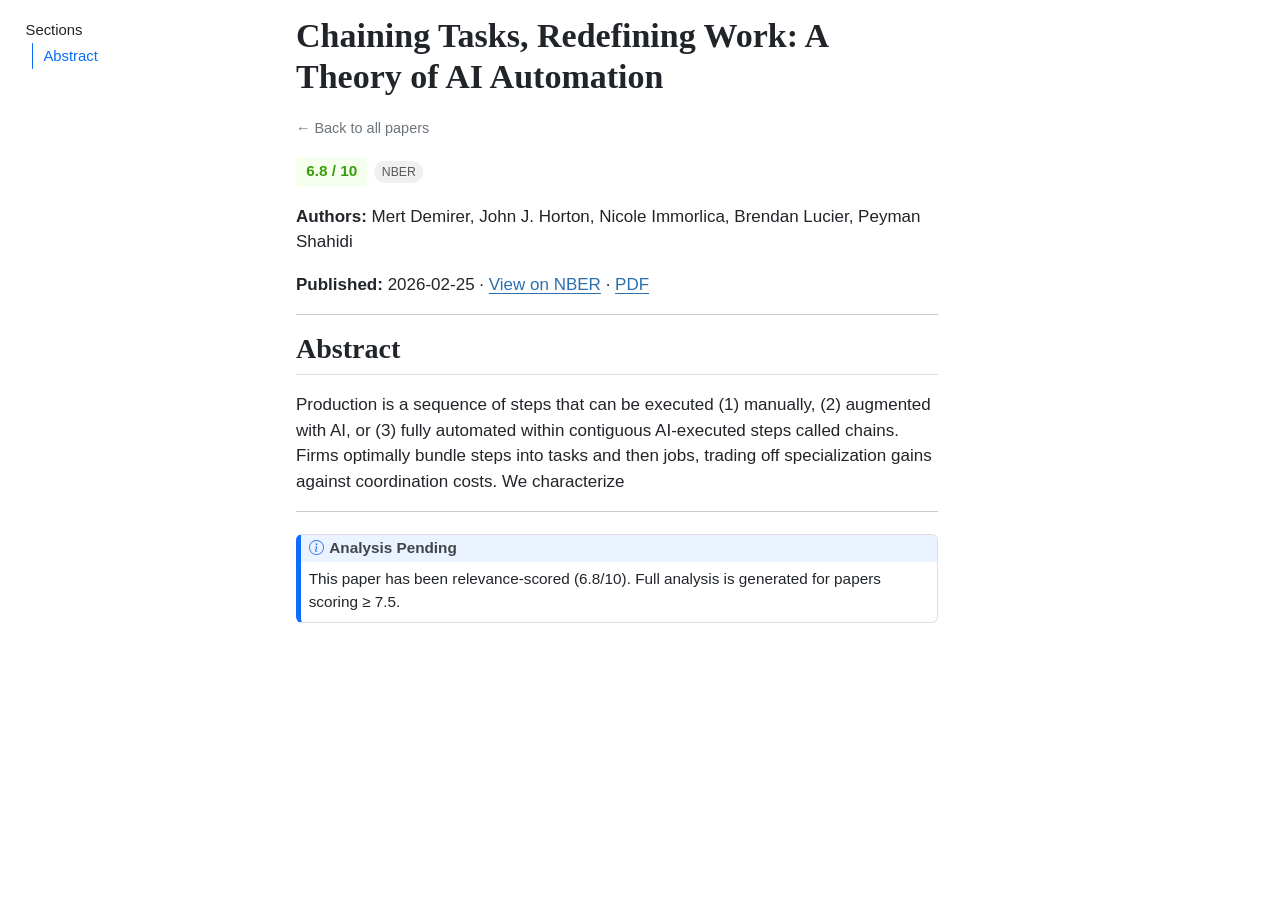
<file: docs/papers/nber-w34859.html>
<!DOCTYPE html>
<html xmlns="http://www.w3.org/1999/xhtml" lang="en" xml:lang="en"><head>

<meta charset="utf-8">
<meta name="generator" content="quarto-1.8.27">

<meta name="viewport" content="width=device-width, initial-scale=1.0, user-scalable=yes">


<title>Chaining Tasks, Redefining Work: A Theory of AI Automation</title>
<style>
code{white-space: pre-wrap;}
span.smallcaps{font-variant: small-caps;}
div.columns{display: flex; gap: min(4vw, 1.5em);}
div.column{flex: auto; overflow-x: auto;}
div.hanging-indent{margin-left: 1.5em; text-indent: -1.5em;}
ul.task-list{list-style: none;}
ul.task-list li input[type="checkbox"] {
  width: 0.8em;
  margin: 0 0.8em 0.2em -1em; /* quarto-specific, see https://github.com/quarto-dev/quarto-cli/issues/4556 */ 
  vertical-align: middle;
}
</style>


<script src="nber-w34859_files/libs/clipboard/clipboard.min.js"></script>
<script src="nber-w34859_files/libs/quarto-html/quarto.js" type="module"></script>
<script src="nber-w34859_files/libs/quarto-html/tabsets/tabsets.js" type="module"></script>
<script src="nber-w34859_files/libs/quarto-html/axe/axe-check.js" type="module"></script>
<script src="nber-w34859_files/libs/quarto-html/popper.min.js"></script>
<script src="nber-w34859_files/libs/quarto-html/tippy.umd.min.js"></script>
<script src="nber-w34859_files/libs/quarto-html/anchor.min.js"></script>
<link href="nber-w34859_files/libs/quarto-html/tippy.css" rel="stylesheet">
<link href="nber-w34859_files/libs/quarto-html/quarto-syntax-highlighting-ed96de9b727972fe78a7b5d16c58bf87.css" rel="stylesheet" id="quarto-text-highlighting-styles">
<script src="nber-w34859_files/libs/bootstrap/bootstrap.min.js"></script>
<link href="nber-w34859_files/libs/bootstrap/bootstrap-icons.css" rel="stylesheet">
<link href="nber-w34859_files/libs/bootstrap/bootstrap-31eb03601d55f7ff1d515a858f38b34f.min.css" rel="stylesheet" append-hash="true" id="quarto-bootstrap" data-mode="light">


</head>

<body class="quarto-light">

<div id="quarto-content" class="page-columns page-rows-contents page-layout-article toc-left">
<div id="quarto-sidebar-toc-left" class="sidebar toc-left">
  <nav id="TOC" role="doc-toc" class="toc-active">
    <h2 id="toc-title">Sections</h2>
   
  <ul>
  <li><a href="#abstract" id="toc-abstract" class="nav-link active" data-scroll-target="#abstract">Abstract</a></li>
  </ul>
</nav>
</div>
<div id="quarto-margin-sidebar" class="sidebar margin-sidebar zindex-bottom">
</div>
<main class="content" id="quarto-document-content">

<header id="title-block-header" class="quarto-title-block default">
<div class="quarto-title">
<h1 class="title">Chaining Tasks, Redefining Work: A Theory of AI Automation</h1>
</div>



<div class="quarto-title-meta">

    
  
    
  </div>
  


</header>


<style>
body { font-family: "Inter", -apple-system, BlinkMacSystemFont, "Segoe UI", sans-serif; }
h1,h2,h3,h4,h5 { font-family: "Georgia", "Times New Roman", serif; }
a { color: #2c6fad; }

/* Stats bar */
.tracker-stats { display:flex; flex-wrap:wrap; gap:1.25rem; padding:0.75rem 1rem;
  background:#f8f9fa; border-radius:6px; margin-bottom:1.25rem; font-size:0.85rem; color:#495057; }
.tracker-stats strong { color:#212529; }

/* Filter bar */
.filter-bar { display:flex; flex-wrap:wrap; gap:0.4rem; margin-bottom:1.5rem; align-items:center; }
.filter-label { font-size:0.78rem; color:#6c757d; font-style:italic; margin-right:0.25rem; }
.filter-btn { font-size:0.78rem; padding:0.2rem 0.65rem; border-radius:20px;
  border:1px solid #dee2e6; background:white; color:#495057; cursor:pointer; transition:all .15s; }
.filter-btn:hover, .filter-btn.active { background:#2c6fad; border-color:#2c6fad; color:white; }

/* Paper card */
.paper-card { border:1px solid #dee2e6; border-radius:8px; padding:1rem 1.2rem;
  margin-bottom:0.85rem; background:white; transition:box-shadow .15s, border-color .15s; }
.paper-card:hover { box-shadow:0 2px 8px rgba(0,0,0,.08); border-color:#adb5bd; }
.paper-card.top-pick { border-left:4px solid #d4380d; }
.paper-card.high-relevance { border-left:4px solid #fa8c16; }
.paper-card.hidden { display:none !important; }

.paper-title { font-size:0.96rem; font-weight:600; font-family:Georgia,serif;
  margin-bottom:0.3rem; line-height:1.4; }
.paper-title a { color:inherit; text-decoration:none; }
.paper-title a:hover { color:#2c6fad; text-decoration:underline; }

.paper-meta { display:flex; flex-wrap:wrap; gap:0.35rem; align-items:center;
  margin-bottom:0.4rem; font-size:0.78rem; }
.paper-authors { font-size:0.8rem; color:#6c757d; font-style:italic; margin-bottom:0.35rem; }

/* Badges */
.score-badge { font-weight:700; padding:0.1rem 0.4rem; border-radius:4px; font-size:0.75rem; }
.score-top    { background:#fff1f0; color:#d4380d; }
.score-high   { background:#fff7e6; color:#d46b08; }
.score-mid    { background:#f6ffed; color:#389e0d; }
.score-low    { background:#f5f5f5; color:#595959; }
.topic-tag  { font-size:0.72rem; padding:0.1rem 0.45rem; border-radius:20px;
  background:#e8f4fd; color:#2c6fad; }
.source-tag { font-size:0.72rem; padding:0.1rem 0.45rem; border-radius:20px;
  background:#f0f0f0; color:#595959; }

/* Analysis (detail pages) */
.analysis-block { margin-top:0.75rem; padding-top:0.75rem;
  border-top:1px solid #e9ecef; font-size:0.83rem; }
.analysis-grid { display:grid; grid-template-columns:1fr 1fr; gap:0.5rem 1.2rem; margin-bottom:0.5rem; }
.analysis-item label { display:block; font-size:0.72rem; font-weight:600;
  text-transform:uppercase; letter-spacing:.04em; color:#6c757d; margin-bottom:.15rem; }
.analysis-item p { color:#212529; margin:0; }
.takeaway-box { background:#fff8e6; border-left:3px solid #fa8c16;
  border-radius:0 4px 4px 0; padding:0.5rem 0.75rem; color:#333; }
.takeaway-box strong { color:#d46b08; }

@media(max-width:768px) { .analysis-grid { grid-template-columns:1fr; } }
</style>
<div style="margin-bottom:1rem;">
  <a href="../index.html" style="font-size:0.85rem; color:#6c757d; text-decoration:none;">← Back to all papers</a>
</div>
<div style="display:flex; flex-wrap:wrap; gap:0.4rem; align-items:center; margin-bottom:1rem;">
  <span class="score-badge score-mid" style="font-size:0.9rem; padding:0.2rem 0.6rem;">6.8 / 10</span>
  <span class="source-tag">NBER</span>
  
</div>
<p><strong>Authors:</strong> Mert Demirer, John J. Horton, Nicole Immorlica, Brendan Lucier, Peyman Shahidi</p>
<p><strong>Published:</strong> 2026-02-25 · <a href="https://www.nber.org/papers/w34859" target="_blank">View on NBER</a> · <a href="https://www.nber.org/system/files/working_papers/w34859/w34859.pdf" target="_blank">PDF</a></p>
<hr>
<section id="abstract" class="level2">
<h2 class="anchored" data-anchor-id="abstract">Abstract</h2>
<p>Production is a sequence of steps that can be executed (1) manually, (2) augmented with AI, or (3) fully automated within contiguous AI-executed steps called chains. Firms optimally bundle steps into tasks and then jobs, trading off specialization gains against coordination costs. We characterize</p>
<hr>
<div class="callout callout-style-default callout-note callout-titled">
<div class="callout-header d-flex align-content-center">
<div class="callout-icon-container">
<i class="callout-icon"></i>
</div>
<div class="callout-title-container flex-fill">
<span class="screen-reader-only">Note</span>Analysis Pending
</div>
</div>
<div class="callout-body-container callout-body">
<p>This paper has been relevance-scored (6.8/10). Full analysis is generated for papers scoring ≥ 7.5.</p>
</div>
</div>
</section>

</main>
<!-- /main column -->
<script id="quarto-html-after-body" type="application/javascript">
  window.document.addEventListener("DOMContentLoaded", function (event) {
    const icon = "";
    const anchorJS = new window.AnchorJS();
    anchorJS.options = {
      placement: 'right',
      icon: icon
    };
    anchorJS.add('.anchored');
    const isCodeAnnotation = (el) => {
      for (const clz of el.classList) {
        if (clz.startsWith('code-annotation-')) {                     
          return true;
        }
      }
      return false;
    }
    const onCopySuccess = function(e) {
      // button target
      const button = e.trigger;
      // don't keep focus
      button.blur();
      // flash "checked"
      button.classList.add('code-copy-button-checked');
      var currentTitle = button.getAttribute("title");
      button.setAttribute("title", "Copied!");
      let tooltip;
      if (window.bootstrap) {
        button.setAttribute("data-bs-toggle", "tooltip");
        button.setAttribute("data-bs-placement", "left");
        button.setAttribute("data-bs-title", "Copied!");
        tooltip = new bootstrap.Tooltip(button, 
          { trigger: "manual", 
            customClass: "code-copy-button-tooltip",
            offset: [0, -8]});
        tooltip.show();    
      }
      setTimeout(function() {
        if (tooltip) {
          tooltip.hide();
          button.removeAttribute("data-bs-title");
          button.removeAttribute("data-bs-toggle");
          button.removeAttribute("data-bs-placement");
        }
        button.setAttribute("title", currentTitle);
        button.classList.remove('code-copy-button-checked');
      }, 1000);
      // clear code selection
      e.clearSelection();
    }
    const getTextToCopy = function(trigger) {
      const outerScaffold = trigger.parentElement.cloneNode(true);
      const codeEl = outerScaffold.querySelector('code');
      for (const childEl of codeEl.children) {
        if (isCodeAnnotation(childEl)) {
          childEl.remove();
        }
      }
      return codeEl.innerText;
    }
    const clipboard = new window.ClipboardJS('.code-copy-button:not([data-in-quarto-modal])', {
      text: getTextToCopy
    });
    clipboard.on('success', onCopySuccess);
    if (window.document.getElementById('quarto-embedded-source-code-modal')) {
      const clipboardModal = new window.ClipboardJS('.code-copy-button[data-in-quarto-modal]', {
        text: getTextToCopy,
        container: window.document.getElementById('quarto-embedded-source-code-modal')
      });
      clipboardModal.on('success', onCopySuccess);
    }
      var localhostRegex = new RegExp(/^(?:http|https):\/\/localhost\:?[0-9]*\//);
      var mailtoRegex = new RegExp(/^mailto:/);
        var filterRegex = new RegExp('/' + window.location.host + '/');
      var isInternal = (href) => {
          return filterRegex.test(href) || localhostRegex.test(href) || mailtoRegex.test(href);
      }
      // Inspect non-navigation links and adorn them if external
     var links = window.document.querySelectorAll('a[href]:not(.nav-link):not(.navbar-brand):not(.toc-action):not(.sidebar-link):not(.sidebar-item-toggle):not(.pagination-link):not(.no-external):not([aria-hidden]):not(.dropdown-item):not(.quarto-navigation-tool):not(.about-link)');
      for (var i=0; i<links.length; i++) {
        const link = links[i];
        if (!isInternal(link.href)) {
          // undo the damage that might have been done by quarto-nav.js in the case of
          // links that we want to consider external
          if (link.dataset.originalHref !== undefined) {
            link.href = link.dataset.originalHref;
          }
        }
      }
    function tippyHover(el, contentFn, onTriggerFn, onUntriggerFn) {
      const config = {
        allowHTML: true,
        maxWidth: 500,
        delay: 100,
        arrow: false,
        appendTo: function(el) {
            return el.parentElement;
        },
        interactive: true,
        interactiveBorder: 10,
        theme: 'quarto',
        placement: 'bottom-start',
      };
      if (contentFn) {
        config.content = contentFn;
      }
      if (onTriggerFn) {
        config.onTrigger = onTriggerFn;
      }
      if (onUntriggerFn) {
        config.onUntrigger = onUntriggerFn;
      }
      window.tippy(el, config); 
    }
    const noterefs = window.document.querySelectorAll('a[role="doc-noteref"]');
    for (var i=0; i<noterefs.length; i++) {
      const ref = noterefs[i];
      tippyHover(ref, function() {
        // use id or data attribute instead here
        let href = ref.getAttribute('data-footnote-href') || ref.getAttribute('href');
        try { href = new URL(href).hash; } catch {}
        const id = href.replace(/^#\/?/, "");
        const note = window.document.getElementById(id);
        if (note) {
          return note.innerHTML;
        } else {
          return "";
        }
      });
    }
    const xrefs = window.document.querySelectorAll('a.quarto-xref');
    const processXRef = (id, note) => {
      // Strip column container classes
      const stripColumnClz = (el) => {
        el.classList.remove("page-full", "page-columns");
        if (el.children) {
          for (const child of el.children) {
            stripColumnClz(child);
          }
        }
      }
      stripColumnClz(note)
      if (id === null || id.startsWith('sec-')) {
        // Special case sections, only their first couple elements
        const container = document.createElement("div");
        if (note.children && note.children.length > 2) {
          container.appendChild(note.children[0].cloneNode(true));
          for (let i = 1; i < note.children.length; i++) {
            const child = note.children[i];
            if (child.tagName === "P" && child.innerText === "") {
              continue;
            } else {
              container.appendChild(child.cloneNode(true));
              break;
            }
          }
          if (window.Quarto?.typesetMath) {
            window.Quarto.typesetMath(container);
          }
          return container.innerHTML
        } else {
          if (window.Quarto?.typesetMath) {
            window.Quarto.typesetMath(note);
          }
          return note.innerHTML;
        }
      } else {
        // Remove any anchor links if they are present
        const anchorLink = note.querySelector('a.anchorjs-link');
        if (anchorLink) {
          anchorLink.remove();
        }
        if (window.Quarto?.typesetMath) {
          window.Quarto.typesetMath(note);
        }
        if (note.classList.contains("callout")) {
          return note.outerHTML;
        } else {
          return note.innerHTML;
        }
      }
    }
    for (var i=0; i<xrefs.length; i++) {
      const xref = xrefs[i];
      tippyHover(xref, undefined, function(instance) {
        instance.disable();
        let url = xref.getAttribute('href');
        let hash = undefined; 
        if (url.startsWith('#')) {
          hash = url;
        } else {
          try { hash = new URL(url).hash; } catch {}
        }
        if (hash) {
          const id = hash.replace(/^#\/?/, "");
          const note = window.document.getElementById(id);
          if (note !== null) {
            try {
              const html = processXRef(id, note.cloneNode(true));
              instance.setContent(html);
            } finally {
              instance.enable();
              instance.show();
            }
          } else {
            // See if we can fetch this
            fetch(url.split('#')[0])
            .then(res => res.text())
            .then(html => {
              const parser = new DOMParser();
              const htmlDoc = parser.parseFromString(html, "text/html");
              const note = htmlDoc.getElementById(id);
              if (note !== null) {
                const html = processXRef(id, note);
                instance.setContent(html);
              } 
            }).finally(() => {
              instance.enable();
              instance.show();
            });
          }
        } else {
          // See if we can fetch a full url (with no hash to target)
          // This is a special case and we should probably do some content thinning / targeting
          fetch(url)
          .then(res => res.text())
          .then(html => {
            const parser = new DOMParser();
            const htmlDoc = parser.parseFromString(html, "text/html");
            const note = htmlDoc.querySelector('main.content');
            if (note !== null) {
              // This should only happen for chapter cross references
              // (since there is no id in the URL)
              // remove the first header
              if (note.children.length > 0 && note.children[0].tagName === "HEADER") {
                note.children[0].remove();
              }
              const html = processXRef(null, note);
              instance.setContent(html);
            } 
          }).finally(() => {
            instance.enable();
            instance.show();
          });
        }
      }, function(instance) {
      });
    }
        let selectedAnnoteEl;
        const selectorForAnnotation = ( cell, annotation) => {
          let cellAttr = 'data-code-cell="' + cell + '"';
          let lineAttr = 'data-code-annotation="' +  annotation + '"';
          const selector = 'span[' + cellAttr + '][' + lineAttr + ']';
          return selector;
        }
        const selectCodeLines = (annoteEl) => {
          const doc = window.document;
          const targetCell = annoteEl.getAttribute("data-target-cell");
          const targetAnnotation = annoteEl.getAttribute("data-target-annotation");
          const annoteSpan = window.document.querySelector(selectorForAnnotation(targetCell, targetAnnotation));
          const lines = annoteSpan.getAttribute("data-code-lines").split(",");
          const lineIds = lines.map((line) => {
            return targetCell + "-" + line;
          })
          let top = null;
          let height = null;
          let parent = null;
          if (lineIds.length > 0) {
              //compute the position of the single el (top and bottom and make a div)
              const el = window.document.getElementById(lineIds[0]);
              top = el.offsetTop;
              height = el.offsetHeight;
              parent = el.parentElement.parentElement;
            if (lineIds.length > 1) {
              const lastEl = window.document.getElementById(lineIds[lineIds.length - 1]);
              const bottom = lastEl.offsetTop + lastEl.offsetHeight;
              height = bottom - top;
            }
            if (top !== null && height !== null && parent !== null) {
              // cook up a div (if necessary) and position it 
              let div = window.document.getElementById("code-annotation-line-highlight");
              if (div === null) {
                div = window.document.createElement("div");
                div.setAttribute("id", "code-annotation-line-highlight");
                div.style.position = 'absolute';
                parent.appendChild(div);
              }
              div.style.top = top - 2 + "px";
              div.style.height = height + 4 + "px";
              div.style.left = 0;
              let gutterDiv = window.document.getElementById("code-annotation-line-highlight-gutter");
              if (gutterDiv === null) {
                gutterDiv = window.document.createElement("div");
                gutterDiv.setAttribute("id", "code-annotation-line-highlight-gutter");
                gutterDiv.style.position = 'absolute';
                const codeCell = window.document.getElementById(targetCell);
                const gutter = codeCell.querySelector('.code-annotation-gutter');
                gutter.appendChild(gutterDiv);
              }
              gutterDiv.style.top = top - 2 + "px";
              gutterDiv.style.height = height + 4 + "px";
            }
            selectedAnnoteEl = annoteEl;
          }
        };
        const unselectCodeLines = () => {
          const elementsIds = ["code-annotation-line-highlight", "code-annotation-line-highlight-gutter"];
          elementsIds.forEach((elId) => {
            const div = window.document.getElementById(elId);
            if (div) {
              div.remove();
            }
          });
          selectedAnnoteEl = undefined;
        };
          // Handle positioning of the toggle
      window.addEventListener(
        "resize",
        throttle(() => {
          elRect = undefined;
          if (selectedAnnoteEl) {
            selectCodeLines(selectedAnnoteEl);
          }
        }, 10)
      );
      function throttle(fn, ms) {
      let throttle = false;
      let timer;
        return (...args) => {
          if(!throttle) { // first call gets through
              fn.apply(this, args);
              throttle = true;
          } else { // all the others get throttled
              if(timer) clearTimeout(timer); // cancel #2
              timer = setTimeout(() => {
                fn.apply(this, args);
                timer = throttle = false;
              }, ms);
          }
        };
      }
        // Attach click handler to the DT
        const annoteDls = window.document.querySelectorAll('dt[data-target-cell]');
        for (const annoteDlNode of annoteDls) {
          annoteDlNode.addEventListener('click', (event) => {
            const clickedEl = event.target;
            if (clickedEl !== selectedAnnoteEl) {
              unselectCodeLines();
              const activeEl = window.document.querySelector('dt[data-target-cell].code-annotation-active');
              if (activeEl) {
                activeEl.classList.remove('code-annotation-active');
              }
              selectCodeLines(clickedEl);
              clickedEl.classList.add('code-annotation-active');
            } else {
              // Unselect the line
              unselectCodeLines();
              clickedEl.classList.remove('code-annotation-active');
            }
          });
        }
    const findCites = (el) => {
      const parentEl = el.parentElement;
      if (parentEl) {
        const cites = parentEl.dataset.cites;
        if (cites) {
          return {
            el,
            cites: cites.split(' ')
          };
        } else {
          return findCites(el.parentElement)
        }
      } else {
        return undefined;
      }
    };
    var bibliorefs = window.document.querySelectorAll('a[role="doc-biblioref"]');
    for (var i=0; i<bibliorefs.length; i++) {
      const ref = bibliorefs[i];
      const citeInfo = findCites(ref);
      if (citeInfo) {
        tippyHover(citeInfo.el, function() {
          var popup = window.document.createElement('div');
          citeInfo.cites.forEach(function(cite) {
            var citeDiv = window.document.createElement('div');
            citeDiv.classList.add('hanging-indent');
            citeDiv.classList.add('csl-entry');
            var biblioDiv = window.document.getElementById('ref-' + cite);
            if (biblioDiv) {
              citeDiv.innerHTML = biblioDiv.innerHTML;
            }
            popup.appendChild(citeDiv);
          });
          return popup.innerHTML;
        });
      }
    }
  });
  </script>
</div> <!-- /content -->




</body></html>
</file>
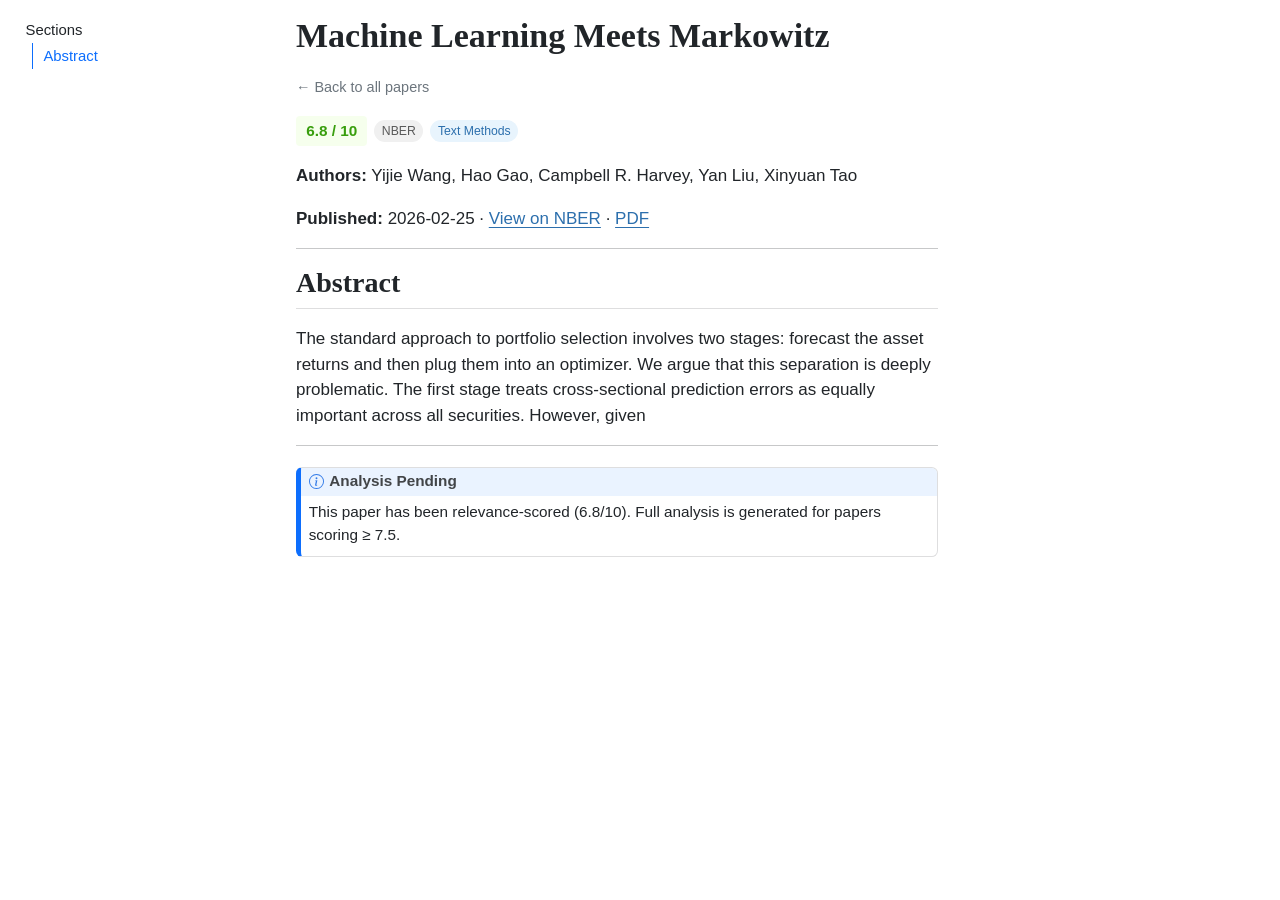
<file: docs/papers/nber-w34861.html>
<!DOCTYPE html>
<html xmlns="http://www.w3.org/1999/xhtml" lang="en" xml:lang="en"><head>

<meta charset="utf-8">
<meta name="generator" content="quarto-1.8.27">

<meta name="viewport" content="width=device-width, initial-scale=1.0, user-scalable=yes">


<title>Machine Learning Meets Markowitz</title>
<style>
code{white-space: pre-wrap;}
span.smallcaps{font-variant: small-caps;}
div.columns{display: flex; gap: min(4vw, 1.5em);}
div.column{flex: auto; overflow-x: auto;}
div.hanging-indent{margin-left: 1.5em; text-indent: -1.5em;}
ul.task-list{list-style: none;}
ul.task-list li input[type="checkbox"] {
  width: 0.8em;
  margin: 0 0.8em 0.2em -1em; /* quarto-specific, see https://github.com/quarto-dev/quarto-cli/issues/4556 */ 
  vertical-align: middle;
}
</style>


<script src="nber-w34861_files/libs/clipboard/clipboard.min.js"></script>
<script src="nber-w34861_files/libs/quarto-html/quarto.js" type="module"></script>
<script src="nber-w34861_files/libs/quarto-html/tabsets/tabsets.js" type="module"></script>
<script src="nber-w34861_files/libs/quarto-html/axe/axe-check.js" type="module"></script>
<script src="nber-w34861_files/libs/quarto-html/popper.min.js"></script>
<script src="nber-w34861_files/libs/quarto-html/tippy.umd.min.js"></script>
<script src="nber-w34861_files/libs/quarto-html/anchor.min.js"></script>
<link href="nber-w34861_files/libs/quarto-html/tippy.css" rel="stylesheet">
<link href="nber-w34861_files/libs/quarto-html/quarto-syntax-highlighting-ed96de9b727972fe78a7b5d16c58bf87.css" rel="stylesheet" id="quarto-text-highlighting-styles">
<script src="nber-w34861_files/libs/bootstrap/bootstrap.min.js"></script>
<link href="nber-w34861_files/libs/bootstrap/bootstrap-icons.css" rel="stylesheet">
<link href="nber-w34861_files/libs/bootstrap/bootstrap-31eb03601d55f7ff1d515a858f38b34f.min.css" rel="stylesheet" append-hash="true" id="quarto-bootstrap" data-mode="light">


</head>

<body class="quarto-light">

<div id="quarto-content" class="page-columns page-rows-contents page-layout-article toc-left">
<div id="quarto-sidebar-toc-left" class="sidebar toc-left">
  <nav id="TOC" role="doc-toc" class="toc-active">
    <h2 id="toc-title">Sections</h2>
   
  <ul>
  <li><a href="#abstract" id="toc-abstract" class="nav-link active" data-scroll-target="#abstract">Abstract</a></li>
  </ul>
</nav>
</div>
<div id="quarto-margin-sidebar" class="sidebar margin-sidebar zindex-bottom">
</div>
<main class="content" id="quarto-document-content">

<header id="title-block-header" class="quarto-title-block default">
<div class="quarto-title">
<h1 class="title">Machine Learning Meets Markowitz</h1>
</div>



<div class="quarto-title-meta">

    
  
    
  </div>
  


</header>


<style>
body { font-family: "Inter", -apple-system, BlinkMacSystemFont, "Segoe UI", sans-serif; }
h1,h2,h3,h4,h5 { font-family: "Georgia", "Times New Roman", serif; }
a { color: #2c6fad; }

/* Stats bar */
.tracker-stats { display:flex; flex-wrap:wrap; gap:1.25rem; padding:0.75rem 1rem;
  background:#f8f9fa; border-radius:6px; margin-bottom:1.25rem; font-size:0.85rem; color:#495057; }
.tracker-stats strong { color:#212529; }

/* Filter bar */
.filter-bar { display:flex; flex-wrap:wrap; gap:0.4rem; margin-bottom:1.5rem; align-items:center; }
.filter-label { font-size:0.78rem; color:#6c757d; font-style:italic; margin-right:0.25rem; }
.filter-btn { font-size:0.78rem; padding:0.2rem 0.65rem; border-radius:20px;
  border:1px solid #dee2e6; background:white; color:#495057; cursor:pointer; transition:all .15s; }
.filter-btn:hover, .filter-btn.active { background:#2c6fad; border-color:#2c6fad; color:white; }

/* Paper card */
.paper-card { border:1px solid #dee2e6; border-radius:8px; padding:1rem 1.2rem;
  margin-bottom:0.85rem; background:white; transition:box-shadow .15s, border-color .15s; }
.paper-card:hover { box-shadow:0 2px 8px rgba(0,0,0,.08); border-color:#adb5bd; }
.paper-card.top-pick { border-left:4px solid #d4380d; }
.paper-card.high-relevance { border-left:4px solid #fa8c16; }
.paper-card.hidden { display:none !important; }

.paper-title { font-size:0.96rem; font-weight:600; font-family:Georgia,serif;
  margin-bottom:0.3rem; line-height:1.4; }
.paper-title a { color:inherit; text-decoration:none; }
.paper-title a:hover { color:#2c6fad; text-decoration:underline; }

.paper-meta { display:flex; flex-wrap:wrap; gap:0.35rem; align-items:center;
  margin-bottom:0.4rem; font-size:0.78rem; }
.paper-authors { font-size:0.8rem; color:#6c757d; font-style:italic; margin-bottom:0.35rem; }

/* Badges */
.score-badge { font-weight:700; padding:0.1rem 0.4rem; border-radius:4px; font-size:0.75rem; }
.score-top    { background:#fff1f0; color:#d4380d; }
.score-high   { background:#fff7e6; color:#d46b08; }
.score-mid    { background:#f6ffed; color:#389e0d; }
.score-low    { background:#f5f5f5; color:#595959; }
.topic-tag  { font-size:0.72rem; padding:0.1rem 0.45rem; border-radius:20px;
  background:#e8f4fd; color:#2c6fad; }
.source-tag { font-size:0.72rem; padding:0.1rem 0.45rem; border-radius:20px;
  background:#f0f0f0; color:#595959; }

/* Analysis (detail pages) */
.analysis-block { margin-top:0.75rem; padding-top:0.75rem;
  border-top:1px solid #e9ecef; font-size:0.83rem; }
.analysis-grid { display:grid; grid-template-columns:1fr 1fr; gap:0.5rem 1.2rem; margin-bottom:0.5rem; }
.analysis-item label { display:block; font-size:0.72rem; font-weight:600;
  text-transform:uppercase; letter-spacing:.04em; color:#6c757d; margin-bottom:.15rem; }
.analysis-item p { color:#212529; margin:0; }
.takeaway-box { background:#fff8e6; border-left:3px solid #fa8c16;
  border-radius:0 4px 4px 0; padding:0.5rem 0.75rem; color:#333; }
.takeaway-box strong { color:#d46b08; }

@media(max-width:768px) { .analysis-grid { grid-template-columns:1fr; } }
</style>
<div style="margin-bottom:1rem;">
  <a href="../index.html" style="font-size:0.85rem; color:#6c757d; text-decoration:none;">← Back to all papers</a>
</div>
<div style="display:flex; flex-wrap:wrap; gap:0.4rem; align-items:center; margin-bottom:1rem;">
  <span class="score-badge score-mid" style="font-size:0.9rem; padding:0.2rem 0.6rem;">6.8 / 10</span>
  <span class="source-tag">NBER</span>
  <span class="topic-tag">Text Methods</span>
</div>
<p><strong>Authors:</strong> Yijie Wang, Hao Gao, Campbell R. Harvey, Yan Liu, Xinyuan Tao</p>
<p><strong>Published:</strong> 2026-02-25 · <a href="https://www.nber.org/papers/w34861" target="_blank">View on NBER</a> · <a href="https://www.nber.org/system/files/working_papers/w34861/w34861.pdf" target="_blank">PDF</a></p>
<hr>
<section id="abstract" class="level2">
<h2 class="anchored" data-anchor-id="abstract">Abstract</h2>
<p>The standard approach to portfolio selection involves two stages: forecast the asset returns and then plug them into an optimizer. We argue that this separation is deeply problematic. The first stage treats cross-sectional prediction errors as equally important across all securities. However, given</p>
<hr>
<div class="callout callout-style-default callout-note callout-titled">
<div class="callout-header d-flex align-content-center">
<div class="callout-icon-container">
<i class="callout-icon"></i>
</div>
<div class="callout-title-container flex-fill">
<span class="screen-reader-only">Note</span>Analysis Pending
</div>
</div>
<div class="callout-body-container callout-body">
<p>This paper has been relevance-scored (6.8/10). Full analysis is generated for papers scoring ≥ 7.5.</p>
</div>
</div>
</section>

</main>
<!-- /main column -->
<script id="quarto-html-after-body" type="application/javascript">
  window.document.addEventListener("DOMContentLoaded", function (event) {
    const icon = "";
    const anchorJS = new window.AnchorJS();
    anchorJS.options = {
      placement: 'right',
      icon: icon
    };
    anchorJS.add('.anchored');
    const isCodeAnnotation = (el) => {
      for (const clz of el.classList) {
        if (clz.startsWith('code-annotation-')) {                     
          return true;
        }
      }
      return false;
    }
    const onCopySuccess = function(e) {
      // button target
      const button = e.trigger;
      // don't keep focus
      button.blur();
      // flash "checked"
      button.classList.add('code-copy-button-checked');
      var currentTitle = button.getAttribute("title");
      button.setAttribute("title", "Copied!");
      let tooltip;
      if (window.bootstrap) {
        button.setAttribute("data-bs-toggle", "tooltip");
        button.setAttribute("data-bs-placement", "left");
        button.setAttribute("data-bs-title", "Copied!");
        tooltip = new bootstrap.Tooltip(button, 
          { trigger: "manual", 
            customClass: "code-copy-button-tooltip",
            offset: [0, -8]});
        tooltip.show();    
      }
      setTimeout(function() {
        if (tooltip) {
          tooltip.hide();
          button.removeAttribute("data-bs-title");
          button.removeAttribute("data-bs-toggle");
          button.removeAttribute("data-bs-placement");
        }
        button.setAttribute("title", currentTitle);
        button.classList.remove('code-copy-button-checked');
      }, 1000);
      // clear code selection
      e.clearSelection();
    }
    const getTextToCopy = function(trigger) {
      const outerScaffold = trigger.parentElement.cloneNode(true);
      const codeEl = outerScaffold.querySelector('code');
      for (const childEl of codeEl.children) {
        if (isCodeAnnotation(childEl)) {
          childEl.remove();
        }
      }
      return codeEl.innerText;
    }
    const clipboard = new window.ClipboardJS('.code-copy-button:not([data-in-quarto-modal])', {
      text: getTextToCopy
    });
    clipboard.on('success', onCopySuccess);
    if (window.document.getElementById('quarto-embedded-source-code-modal')) {
      const clipboardModal = new window.ClipboardJS('.code-copy-button[data-in-quarto-modal]', {
        text: getTextToCopy,
        container: window.document.getElementById('quarto-embedded-source-code-modal')
      });
      clipboardModal.on('success', onCopySuccess);
    }
      var localhostRegex = new RegExp(/^(?:http|https):\/\/localhost\:?[0-9]*\//);
      var mailtoRegex = new RegExp(/^mailto:/);
        var filterRegex = new RegExp('/' + window.location.host + '/');
      var isInternal = (href) => {
          return filterRegex.test(href) || localhostRegex.test(href) || mailtoRegex.test(href);
      }
      // Inspect non-navigation links and adorn them if external
     var links = window.document.querySelectorAll('a[href]:not(.nav-link):not(.navbar-brand):not(.toc-action):not(.sidebar-link):not(.sidebar-item-toggle):not(.pagination-link):not(.no-external):not([aria-hidden]):not(.dropdown-item):not(.quarto-navigation-tool):not(.about-link)');
      for (var i=0; i<links.length; i++) {
        const link = links[i];
        if (!isInternal(link.href)) {
          // undo the damage that might have been done by quarto-nav.js in the case of
          // links that we want to consider external
          if (link.dataset.originalHref !== undefined) {
            link.href = link.dataset.originalHref;
          }
        }
      }
    function tippyHover(el, contentFn, onTriggerFn, onUntriggerFn) {
      const config = {
        allowHTML: true,
        maxWidth: 500,
        delay: 100,
        arrow: false,
        appendTo: function(el) {
            return el.parentElement;
        },
        interactive: true,
        interactiveBorder: 10,
        theme: 'quarto',
        placement: 'bottom-start',
      };
      if (contentFn) {
        config.content = contentFn;
      }
      if (onTriggerFn) {
        config.onTrigger = onTriggerFn;
      }
      if (onUntriggerFn) {
        config.onUntrigger = onUntriggerFn;
      }
      window.tippy(el, config); 
    }
    const noterefs = window.document.querySelectorAll('a[role="doc-noteref"]');
    for (var i=0; i<noterefs.length; i++) {
      const ref = noterefs[i];
      tippyHover(ref, function() {
        // use id or data attribute instead here
        let href = ref.getAttribute('data-footnote-href') || ref.getAttribute('href');
        try { href = new URL(href).hash; } catch {}
        const id = href.replace(/^#\/?/, "");
        const note = window.document.getElementById(id);
        if (note) {
          return note.innerHTML;
        } else {
          return "";
        }
      });
    }
    const xrefs = window.document.querySelectorAll('a.quarto-xref');
    const processXRef = (id, note) => {
      // Strip column container classes
      const stripColumnClz = (el) => {
        el.classList.remove("page-full", "page-columns");
        if (el.children) {
          for (const child of el.children) {
            stripColumnClz(child);
          }
        }
      }
      stripColumnClz(note)
      if (id === null || id.startsWith('sec-')) {
        // Special case sections, only their first couple elements
        const container = document.createElement("div");
        if (note.children && note.children.length > 2) {
          container.appendChild(note.children[0].cloneNode(true));
          for (let i = 1; i < note.children.length; i++) {
            const child = note.children[i];
            if (child.tagName === "P" && child.innerText === "") {
              continue;
            } else {
              container.appendChild(child.cloneNode(true));
              break;
            }
          }
          if (window.Quarto?.typesetMath) {
            window.Quarto.typesetMath(container);
          }
          return container.innerHTML
        } else {
          if (window.Quarto?.typesetMath) {
            window.Quarto.typesetMath(note);
          }
          return note.innerHTML;
        }
      } else {
        // Remove any anchor links if they are present
        const anchorLink = note.querySelector('a.anchorjs-link');
        if (anchorLink) {
          anchorLink.remove();
        }
        if (window.Quarto?.typesetMath) {
          window.Quarto.typesetMath(note);
        }
        if (note.classList.contains("callout")) {
          return note.outerHTML;
        } else {
          return note.innerHTML;
        }
      }
    }
    for (var i=0; i<xrefs.length; i++) {
      const xref = xrefs[i];
      tippyHover(xref, undefined, function(instance) {
        instance.disable();
        let url = xref.getAttribute('href');
        let hash = undefined; 
        if (url.startsWith('#')) {
          hash = url;
        } else {
          try { hash = new URL(url).hash; } catch {}
        }
        if (hash) {
          const id = hash.replace(/^#\/?/, "");
          const note = window.document.getElementById(id);
          if (note !== null) {
            try {
              const html = processXRef(id, note.cloneNode(true));
              instance.setContent(html);
            } finally {
              instance.enable();
              instance.show();
            }
          } else {
            // See if we can fetch this
            fetch(url.split('#')[0])
            .then(res => res.text())
            .then(html => {
              const parser = new DOMParser();
              const htmlDoc = parser.parseFromString(html, "text/html");
              const note = htmlDoc.getElementById(id);
              if (note !== null) {
                const html = processXRef(id, note);
                instance.setContent(html);
              } 
            }).finally(() => {
              instance.enable();
              instance.show();
            });
          }
        } else {
          // See if we can fetch a full url (with no hash to target)
          // This is a special case and we should probably do some content thinning / targeting
          fetch(url)
          .then(res => res.text())
          .then(html => {
            const parser = new DOMParser();
            const htmlDoc = parser.parseFromString(html, "text/html");
            const note = htmlDoc.querySelector('main.content');
            if (note !== null) {
              // This should only happen for chapter cross references
              // (since there is no id in the URL)
              // remove the first header
              if (note.children.length > 0 && note.children[0].tagName === "HEADER") {
                note.children[0].remove();
              }
              const html = processXRef(null, note);
              instance.setContent(html);
            } 
          }).finally(() => {
            instance.enable();
            instance.show();
          });
        }
      }, function(instance) {
      });
    }
        let selectedAnnoteEl;
        const selectorForAnnotation = ( cell, annotation) => {
          let cellAttr = 'data-code-cell="' + cell + '"';
          let lineAttr = 'data-code-annotation="' +  annotation + '"';
          const selector = 'span[' + cellAttr + '][' + lineAttr + ']';
          return selector;
        }
        const selectCodeLines = (annoteEl) => {
          const doc = window.document;
          const targetCell = annoteEl.getAttribute("data-target-cell");
          const targetAnnotation = annoteEl.getAttribute("data-target-annotation");
          const annoteSpan = window.document.querySelector(selectorForAnnotation(targetCell, targetAnnotation));
          const lines = annoteSpan.getAttribute("data-code-lines").split(",");
          const lineIds = lines.map((line) => {
            return targetCell + "-" + line;
          })
          let top = null;
          let height = null;
          let parent = null;
          if (lineIds.length > 0) {
              //compute the position of the single el (top and bottom and make a div)
              const el = window.document.getElementById(lineIds[0]);
              top = el.offsetTop;
              height = el.offsetHeight;
              parent = el.parentElement.parentElement;
            if (lineIds.length > 1) {
              const lastEl = window.document.getElementById(lineIds[lineIds.length - 1]);
              const bottom = lastEl.offsetTop + lastEl.offsetHeight;
              height = bottom - top;
            }
            if (top !== null && height !== null && parent !== null) {
              // cook up a div (if necessary) and position it 
              let div = window.document.getElementById("code-annotation-line-highlight");
              if (div === null) {
                div = window.document.createElement("div");
                div.setAttribute("id", "code-annotation-line-highlight");
                div.style.position = 'absolute';
                parent.appendChild(div);
              }
              div.style.top = top - 2 + "px";
              div.style.height = height + 4 + "px";
              div.style.left = 0;
              let gutterDiv = window.document.getElementById("code-annotation-line-highlight-gutter");
              if (gutterDiv === null) {
                gutterDiv = window.document.createElement("div");
                gutterDiv.setAttribute("id", "code-annotation-line-highlight-gutter");
                gutterDiv.style.position = 'absolute';
                const codeCell = window.document.getElementById(targetCell);
                const gutter = codeCell.querySelector('.code-annotation-gutter');
                gutter.appendChild(gutterDiv);
              }
              gutterDiv.style.top = top - 2 + "px";
              gutterDiv.style.height = height + 4 + "px";
            }
            selectedAnnoteEl = annoteEl;
          }
        };
        const unselectCodeLines = () => {
          const elementsIds = ["code-annotation-line-highlight", "code-annotation-line-highlight-gutter"];
          elementsIds.forEach((elId) => {
            const div = window.document.getElementById(elId);
            if (div) {
              div.remove();
            }
          });
          selectedAnnoteEl = undefined;
        };
          // Handle positioning of the toggle
      window.addEventListener(
        "resize",
        throttle(() => {
          elRect = undefined;
          if (selectedAnnoteEl) {
            selectCodeLines(selectedAnnoteEl);
          }
        }, 10)
      );
      function throttle(fn, ms) {
      let throttle = false;
      let timer;
        return (...args) => {
          if(!throttle) { // first call gets through
              fn.apply(this, args);
              throttle = true;
          } else { // all the others get throttled
              if(timer) clearTimeout(timer); // cancel #2
              timer = setTimeout(() => {
                fn.apply(this, args);
                timer = throttle = false;
              }, ms);
          }
        };
      }
        // Attach click handler to the DT
        const annoteDls = window.document.querySelectorAll('dt[data-target-cell]');
        for (const annoteDlNode of annoteDls) {
          annoteDlNode.addEventListener('click', (event) => {
            const clickedEl = event.target;
            if (clickedEl !== selectedAnnoteEl) {
              unselectCodeLines();
              const activeEl = window.document.querySelector('dt[data-target-cell].code-annotation-active');
              if (activeEl) {
                activeEl.classList.remove('code-annotation-active');
              }
              selectCodeLines(clickedEl);
              clickedEl.classList.add('code-annotation-active');
            } else {
              // Unselect the line
              unselectCodeLines();
              clickedEl.classList.remove('code-annotation-active');
            }
          });
        }
    const findCites = (el) => {
      const parentEl = el.parentElement;
      if (parentEl) {
        const cites = parentEl.dataset.cites;
        if (cites) {
          return {
            el,
            cites: cites.split(' ')
          };
        } else {
          return findCites(el.parentElement)
        }
      } else {
        return undefined;
      }
    };
    var bibliorefs = window.document.querySelectorAll('a[role="doc-biblioref"]');
    for (var i=0; i<bibliorefs.length; i++) {
      const ref = bibliorefs[i];
      const citeInfo = findCites(ref);
      if (citeInfo) {
        tippyHover(citeInfo.el, function() {
          var popup = window.document.createElement('div');
          citeInfo.cites.forEach(function(cite) {
            var citeDiv = window.document.createElement('div');
            citeDiv.classList.add('hanging-indent');
            citeDiv.classList.add('csl-entry');
            var biblioDiv = window.document.getElementById('ref-' + cite);
            if (biblioDiv) {
              citeDiv.innerHTML = biblioDiv.innerHTML;
            }
            popup.appendChild(citeDiv);
          });
          return popup.innerHTML;
        });
      }
    }
  });
  </script>
</div> <!-- /content -->




</body></html>
</file>
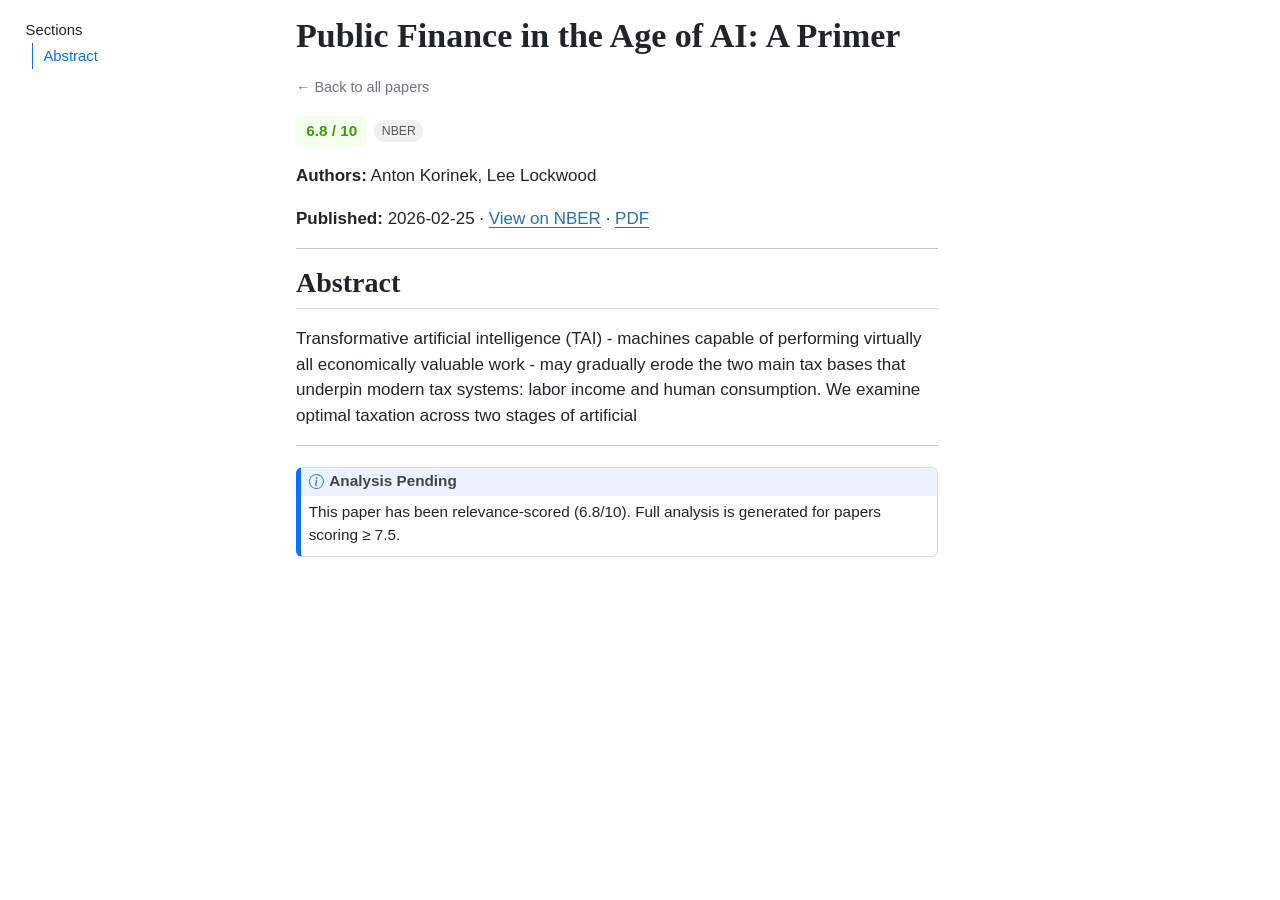
<file: docs/papers/nber-w34873.html>
<!DOCTYPE html>
<html xmlns="http://www.w3.org/1999/xhtml" lang="en" xml:lang="en"><head>

<meta charset="utf-8">
<meta name="generator" content="quarto-1.8.27">

<meta name="viewport" content="width=device-width, initial-scale=1.0, user-scalable=yes">


<title>Public Finance in the Age of AI: A Primer</title>
<style>
code{white-space: pre-wrap;}
span.smallcaps{font-variant: small-caps;}
div.columns{display: flex; gap: min(4vw, 1.5em);}
div.column{flex: auto; overflow-x: auto;}
div.hanging-indent{margin-left: 1.5em; text-indent: -1.5em;}
ul.task-list{list-style: none;}
ul.task-list li input[type="checkbox"] {
  width: 0.8em;
  margin: 0 0.8em 0.2em -1em; /* quarto-specific, see https://github.com/quarto-dev/quarto-cli/issues/4556 */ 
  vertical-align: middle;
}
</style>


<script src="nber-w34873_files/libs/clipboard/clipboard.min.js"></script>
<script src="nber-w34873_files/libs/quarto-html/quarto.js" type="module"></script>
<script src="nber-w34873_files/libs/quarto-html/tabsets/tabsets.js" type="module"></script>
<script src="nber-w34873_files/libs/quarto-html/axe/axe-check.js" type="module"></script>
<script src="nber-w34873_files/libs/quarto-html/popper.min.js"></script>
<script src="nber-w34873_files/libs/quarto-html/tippy.umd.min.js"></script>
<script src="nber-w34873_files/libs/quarto-html/anchor.min.js"></script>
<link href="nber-w34873_files/libs/quarto-html/tippy.css" rel="stylesheet">
<link href="nber-w34873_files/libs/quarto-html/quarto-syntax-highlighting-ed96de9b727972fe78a7b5d16c58bf87.css" rel="stylesheet" id="quarto-text-highlighting-styles">
<script src="nber-w34873_files/libs/bootstrap/bootstrap.min.js"></script>
<link href="nber-w34873_files/libs/bootstrap/bootstrap-icons.css" rel="stylesheet">
<link href="nber-w34873_files/libs/bootstrap/bootstrap-31eb03601d55f7ff1d515a858f38b34f.min.css" rel="stylesheet" append-hash="true" id="quarto-bootstrap" data-mode="light">


</head>

<body class="quarto-light">

<div id="quarto-content" class="page-columns page-rows-contents page-layout-article toc-left">
<div id="quarto-sidebar-toc-left" class="sidebar toc-left">
  <nav id="TOC" role="doc-toc" class="toc-active">
    <h2 id="toc-title">Sections</h2>
   
  <ul>
  <li><a href="#abstract" id="toc-abstract" class="nav-link active" data-scroll-target="#abstract">Abstract</a></li>
  </ul>
</nav>
</div>
<div id="quarto-margin-sidebar" class="sidebar margin-sidebar zindex-bottom">
</div>
<main class="content" id="quarto-document-content">

<header id="title-block-header" class="quarto-title-block default">
<div class="quarto-title">
<h1 class="title">Public Finance in the Age of AI: A Primer</h1>
</div>



<div class="quarto-title-meta">

    
  
    
  </div>
  


</header>


<style>
body { font-family: "Inter", -apple-system, BlinkMacSystemFont, "Segoe UI", sans-serif; }
h1,h2,h3,h4,h5 { font-family: "Georgia", "Times New Roman", serif; }
a { color: #2c6fad; }

/* Stats bar */
.tracker-stats { display:flex; flex-wrap:wrap; gap:1.25rem; padding:0.75rem 1rem;
  background:#f8f9fa; border-radius:6px; margin-bottom:1.25rem; font-size:0.85rem; color:#495057; }
.tracker-stats strong { color:#212529; }

/* Filter bar */
.filter-bar { display:flex; flex-wrap:wrap; gap:0.4rem; margin-bottom:1.5rem; align-items:center; }
.filter-label { font-size:0.78rem; color:#6c757d; font-style:italic; margin-right:0.25rem; }
.filter-btn { font-size:0.78rem; padding:0.2rem 0.65rem; border-radius:20px;
  border:1px solid #dee2e6; background:white; color:#495057; cursor:pointer; transition:all .15s; }
.filter-btn:hover, .filter-btn.active { background:#2c6fad; border-color:#2c6fad; color:white; }

/* Paper card */
.paper-card { border:1px solid #dee2e6; border-radius:8px; padding:1rem 1.2rem;
  margin-bottom:0.85rem; background:white; transition:box-shadow .15s, border-color .15s; }
.paper-card:hover { box-shadow:0 2px 8px rgba(0,0,0,.08); border-color:#adb5bd; }
.paper-card.top-pick { border-left:4px solid #d4380d; }
.paper-card.high-relevance { border-left:4px solid #fa8c16; }
.paper-card.hidden { display:none !important; }

.paper-title { font-size:0.96rem; font-weight:600; font-family:Georgia,serif;
  margin-bottom:0.3rem; line-height:1.4; }
.paper-title a { color:inherit; text-decoration:none; }
.paper-title a:hover { color:#2c6fad; text-decoration:underline; }

.paper-meta { display:flex; flex-wrap:wrap; gap:0.35rem; align-items:center;
  margin-bottom:0.4rem; font-size:0.78rem; }
.paper-authors { font-size:0.8rem; color:#6c757d; font-style:italic; margin-bottom:0.35rem; }

/* Badges */
.score-badge { font-weight:700; padding:0.1rem 0.4rem; border-radius:4px; font-size:0.75rem; }
.score-top    { background:#fff1f0; color:#d4380d; }
.score-high   { background:#fff7e6; color:#d46b08; }
.score-mid    { background:#f6ffed; color:#389e0d; }
.score-low    { background:#f5f5f5; color:#595959; }
.topic-tag  { font-size:0.72rem; padding:0.1rem 0.45rem; border-radius:20px;
  background:#e8f4fd; color:#2c6fad; }
.source-tag { font-size:0.72rem; padding:0.1rem 0.45rem; border-radius:20px;
  background:#f0f0f0; color:#595959; }

/* Analysis (detail pages) */
.analysis-block { margin-top:0.75rem; padding-top:0.75rem;
  border-top:1px solid #e9ecef; font-size:0.83rem; }
.analysis-grid { display:grid; grid-template-columns:1fr 1fr; gap:0.5rem 1.2rem; margin-bottom:0.5rem; }
.analysis-item label { display:block; font-size:0.72rem; font-weight:600;
  text-transform:uppercase; letter-spacing:.04em; color:#6c757d; margin-bottom:.15rem; }
.analysis-item p { color:#212529; margin:0; }
.takeaway-box { background:#fff8e6; border-left:3px solid #fa8c16;
  border-radius:0 4px 4px 0; padding:0.5rem 0.75rem; color:#333; }
.takeaway-box strong { color:#d46b08; }

@media(max-width:768px) { .analysis-grid { grid-template-columns:1fr; } }
</style>
<div style="margin-bottom:1rem;">
  <a href="../index.html" style="font-size:0.85rem; color:#6c757d; text-decoration:none;">← Back to all papers</a>
</div>
<div style="display:flex; flex-wrap:wrap; gap:0.4rem; align-items:center; margin-bottom:1rem;">
  <span class="score-badge score-mid" style="font-size:0.9rem; padding:0.2rem 0.6rem;">6.8 / 10</span>
  <span class="source-tag">NBER</span>
  
</div>
<p><strong>Authors:</strong> Anton Korinek, Lee Lockwood</p>
<p><strong>Published:</strong> 2026-02-25 · <a href="https://www.nber.org/papers/w34873" target="_blank">View on NBER</a> · <a href="https://www.nber.org/system/files/working_papers/w34873/w34873.pdf" target="_blank">PDF</a></p>
<hr>
<section id="abstract" class="level2">
<h2 class="anchored" data-anchor-id="abstract">Abstract</h2>
<p>Transformative artificial intelligence (TAI) - machines capable of performing virtually all economically valuable work - may gradually erode the two main tax bases that underpin modern tax systems: labor income and human consumption. We examine optimal taxation across two stages of artificial</p>
<hr>
<div class="callout callout-style-default callout-note callout-titled">
<div class="callout-header d-flex align-content-center">
<div class="callout-icon-container">
<i class="callout-icon"></i>
</div>
<div class="callout-title-container flex-fill">
<span class="screen-reader-only">Note</span>Analysis Pending
</div>
</div>
<div class="callout-body-container callout-body">
<p>This paper has been relevance-scored (6.8/10). Full analysis is generated for papers scoring ≥ 7.5.</p>
</div>
</div>
</section>

</main>
<!-- /main column -->
<script id="quarto-html-after-body" type="application/javascript">
  window.document.addEventListener("DOMContentLoaded", function (event) {
    const icon = "";
    const anchorJS = new window.AnchorJS();
    anchorJS.options = {
      placement: 'right',
      icon: icon
    };
    anchorJS.add('.anchored');
    const isCodeAnnotation = (el) => {
      for (const clz of el.classList) {
        if (clz.startsWith('code-annotation-')) {                     
          return true;
        }
      }
      return false;
    }
    const onCopySuccess = function(e) {
      // button target
      const button = e.trigger;
      // don't keep focus
      button.blur();
      // flash "checked"
      button.classList.add('code-copy-button-checked');
      var currentTitle = button.getAttribute("title");
      button.setAttribute("title", "Copied!");
      let tooltip;
      if (window.bootstrap) {
        button.setAttribute("data-bs-toggle", "tooltip");
        button.setAttribute("data-bs-placement", "left");
        button.setAttribute("data-bs-title", "Copied!");
        tooltip = new bootstrap.Tooltip(button, 
          { trigger: "manual", 
            customClass: "code-copy-button-tooltip",
            offset: [0, -8]});
        tooltip.show();    
      }
      setTimeout(function() {
        if (tooltip) {
          tooltip.hide();
          button.removeAttribute("data-bs-title");
          button.removeAttribute("data-bs-toggle");
          button.removeAttribute("data-bs-placement");
        }
        button.setAttribute("title", currentTitle);
        button.classList.remove('code-copy-button-checked');
      }, 1000);
      // clear code selection
      e.clearSelection();
    }
    const getTextToCopy = function(trigger) {
      const outerScaffold = trigger.parentElement.cloneNode(true);
      const codeEl = outerScaffold.querySelector('code');
      for (const childEl of codeEl.children) {
        if (isCodeAnnotation(childEl)) {
          childEl.remove();
        }
      }
      return codeEl.innerText;
    }
    const clipboard = new window.ClipboardJS('.code-copy-button:not([data-in-quarto-modal])', {
      text: getTextToCopy
    });
    clipboard.on('success', onCopySuccess);
    if (window.document.getElementById('quarto-embedded-source-code-modal')) {
      const clipboardModal = new window.ClipboardJS('.code-copy-button[data-in-quarto-modal]', {
        text: getTextToCopy,
        container: window.document.getElementById('quarto-embedded-source-code-modal')
      });
      clipboardModal.on('success', onCopySuccess);
    }
      var localhostRegex = new RegExp(/^(?:http|https):\/\/localhost\:?[0-9]*\//);
      var mailtoRegex = new RegExp(/^mailto:/);
        var filterRegex = new RegExp('/' + window.location.host + '/');
      var isInternal = (href) => {
          return filterRegex.test(href) || localhostRegex.test(href) || mailtoRegex.test(href);
      }
      // Inspect non-navigation links and adorn them if external
     var links = window.document.querySelectorAll('a[href]:not(.nav-link):not(.navbar-brand):not(.toc-action):not(.sidebar-link):not(.sidebar-item-toggle):not(.pagination-link):not(.no-external):not([aria-hidden]):not(.dropdown-item):not(.quarto-navigation-tool):not(.about-link)');
      for (var i=0; i<links.length; i++) {
        const link = links[i];
        if (!isInternal(link.href)) {
          // undo the damage that might have been done by quarto-nav.js in the case of
          // links that we want to consider external
          if (link.dataset.originalHref !== undefined) {
            link.href = link.dataset.originalHref;
          }
        }
      }
    function tippyHover(el, contentFn, onTriggerFn, onUntriggerFn) {
      const config = {
        allowHTML: true,
        maxWidth: 500,
        delay: 100,
        arrow: false,
        appendTo: function(el) {
            return el.parentElement;
        },
        interactive: true,
        interactiveBorder: 10,
        theme: 'quarto',
        placement: 'bottom-start',
      };
      if (contentFn) {
        config.content = contentFn;
      }
      if (onTriggerFn) {
        config.onTrigger = onTriggerFn;
      }
      if (onUntriggerFn) {
        config.onUntrigger = onUntriggerFn;
      }
      window.tippy(el, config); 
    }
    const noterefs = window.document.querySelectorAll('a[role="doc-noteref"]');
    for (var i=0; i<noterefs.length; i++) {
      const ref = noterefs[i];
      tippyHover(ref, function() {
        // use id or data attribute instead here
        let href = ref.getAttribute('data-footnote-href') || ref.getAttribute('href');
        try { href = new URL(href).hash; } catch {}
        const id = href.replace(/^#\/?/, "");
        const note = window.document.getElementById(id);
        if (note) {
          return note.innerHTML;
        } else {
          return "";
        }
      });
    }
    const xrefs = window.document.querySelectorAll('a.quarto-xref');
    const processXRef = (id, note) => {
      // Strip column container classes
      const stripColumnClz = (el) => {
        el.classList.remove("page-full", "page-columns");
        if (el.children) {
          for (const child of el.children) {
            stripColumnClz(child);
          }
        }
      }
      stripColumnClz(note)
      if (id === null || id.startsWith('sec-')) {
        // Special case sections, only their first couple elements
        const container = document.createElement("div");
        if (note.children && note.children.length > 2) {
          container.appendChild(note.children[0].cloneNode(true));
          for (let i = 1; i < note.children.length; i++) {
            const child = note.children[i];
            if (child.tagName === "P" && child.innerText === "") {
              continue;
            } else {
              container.appendChild(child.cloneNode(true));
              break;
            }
          }
          if (window.Quarto?.typesetMath) {
            window.Quarto.typesetMath(container);
          }
          return container.innerHTML
        } else {
          if (window.Quarto?.typesetMath) {
            window.Quarto.typesetMath(note);
          }
          return note.innerHTML;
        }
      } else {
        // Remove any anchor links if they are present
        const anchorLink = note.querySelector('a.anchorjs-link');
        if (anchorLink) {
          anchorLink.remove();
        }
        if (window.Quarto?.typesetMath) {
          window.Quarto.typesetMath(note);
        }
        if (note.classList.contains("callout")) {
          return note.outerHTML;
        } else {
          return note.innerHTML;
        }
      }
    }
    for (var i=0; i<xrefs.length; i++) {
      const xref = xrefs[i];
      tippyHover(xref, undefined, function(instance) {
        instance.disable();
        let url = xref.getAttribute('href');
        let hash = undefined; 
        if (url.startsWith('#')) {
          hash = url;
        } else {
          try { hash = new URL(url).hash; } catch {}
        }
        if (hash) {
          const id = hash.replace(/^#\/?/, "");
          const note = window.document.getElementById(id);
          if (note !== null) {
            try {
              const html = processXRef(id, note.cloneNode(true));
              instance.setContent(html);
            } finally {
              instance.enable();
              instance.show();
            }
          } else {
            // See if we can fetch this
            fetch(url.split('#')[0])
            .then(res => res.text())
            .then(html => {
              const parser = new DOMParser();
              const htmlDoc = parser.parseFromString(html, "text/html");
              const note = htmlDoc.getElementById(id);
              if (note !== null) {
                const html = processXRef(id, note);
                instance.setContent(html);
              } 
            }).finally(() => {
              instance.enable();
              instance.show();
            });
          }
        } else {
          // See if we can fetch a full url (with no hash to target)
          // This is a special case and we should probably do some content thinning / targeting
          fetch(url)
          .then(res => res.text())
          .then(html => {
            const parser = new DOMParser();
            const htmlDoc = parser.parseFromString(html, "text/html");
            const note = htmlDoc.querySelector('main.content');
            if (note !== null) {
              // This should only happen for chapter cross references
              // (since there is no id in the URL)
              // remove the first header
              if (note.children.length > 0 && note.children[0].tagName === "HEADER") {
                note.children[0].remove();
              }
              const html = processXRef(null, note);
              instance.setContent(html);
            } 
          }).finally(() => {
            instance.enable();
            instance.show();
          });
        }
      }, function(instance) {
      });
    }
        let selectedAnnoteEl;
        const selectorForAnnotation = ( cell, annotation) => {
          let cellAttr = 'data-code-cell="' + cell + '"';
          let lineAttr = 'data-code-annotation="' +  annotation + '"';
          const selector = 'span[' + cellAttr + '][' + lineAttr + ']';
          return selector;
        }
        const selectCodeLines = (annoteEl) => {
          const doc = window.document;
          const targetCell = annoteEl.getAttribute("data-target-cell");
          const targetAnnotation = annoteEl.getAttribute("data-target-annotation");
          const annoteSpan = window.document.querySelector(selectorForAnnotation(targetCell, targetAnnotation));
          const lines = annoteSpan.getAttribute("data-code-lines").split(",");
          const lineIds = lines.map((line) => {
            return targetCell + "-" + line;
          })
          let top = null;
          let height = null;
          let parent = null;
          if (lineIds.length > 0) {
              //compute the position of the single el (top and bottom and make a div)
              const el = window.document.getElementById(lineIds[0]);
              top = el.offsetTop;
              height = el.offsetHeight;
              parent = el.parentElement.parentElement;
            if (lineIds.length > 1) {
              const lastEl = window.document.getElementById(lineIds[lineIds.length - 1]);
              const bottom = lastEl.offsetTop + lastEl.offsetHeight;
              height = bottom - top;
            }
            if (top !== null && height !== null && parent !== null) {
              // cook up a div (if necessary) and position it 
              let div = window.document.getElementById("code-annotation-line-highlight");
              if (div === null) {
                div = window.document.createElement("div");
                div.setAttribute("id", "code-annotation-line-highlight");
                div.style.position = 'absolute';
                parent.appendChild(div);
              }
              div.style.top = top - 2 + "px";
              div.style.height = height + 4 + "px";
              div.style.left = 0;
              let gutterDiv = window.document.getElementById("code-annotation-line-highlight-gutter");
              if (gutterDiv === null) {
                gutterDiv = window.document.createElement("div");
                gutterDiv.setAttribute("id", "code-annotation-line-highlight-gutter");
                gutterDiv.style.position = 'absolute';
                const codeCell = window.document.getElementById(targetCell);
                const gutter = codeCell.querySelector('.code-annotation-gutter');
                gutter.appendChild(gutterDiv);
              }
              gutterDiv.style.top = top - 2 + "px";
              gutterDiv.style.height = height + 4 + "px";
            }
            selectedAnnoteEl = annoteEl;
          }
        };
        const unselectCodeLines = () => {
          const elementsIds = ["code-annotation-line-highlight", "code-annotation-line-highlight-gutter"];
          elementsIds.forEach((elId) => {
            const div = window.document.getElementById(elId);
            if (div) {
              div.remove();
            }
          });
          selectedAnnoteEl = undefined;
        };
          // Handle positioning of the toggle
      window.addEventListener(
        "resize",
        throttle(() => {
          elRect = undefined;
          if (selectedAnnoteEl) {
            selectCodeLines(selectedAnnoteEl);
          }
        }, 10)
      );
      function throttle(fn, ms) {
      let throttle = false;
      let timer;
        return (...args) => {
          if(!throttle) { // first call gets through
              fn.apply(this, args);
              throttle = true;
          } else { // all the others get throttled
              if(timer) clearTimeout(timer); // cancel #2
              timer = setTimeout(() => {
                fn.apply(this, args);
                timer = throttle = false;
              }, ms);
          }
        };
      }
        // Attach click handler to the DT
        const annoteDls = window.document.querySelectorAll('dt[data-target-cell]');
        for (const annoteDlNode of annoteDls) {
          annoteDlNode.addEventListener('click', (event) => {
            const clickedEl = event.target;
            if (clickedEl !== selectedAnnoteEl) {
              unselectCodeLines();
              const activeEl = window.document.querySelector('dt[data-target-cell].code-annotation-active');
              if (activeEl) {
                activeEl.classList.remove('code-annotation-active');
              }
              selectCodeLines(clickedEl);
              clickedEl.classList.add('code-annotation-active');
            } else {
              // Unselect the line
              unselectCodeLines();
              clickedEl.classList.remove('code-annotation-active');
            }
          });
        }
    const findCites = (el) => {
      const parentEl = el.parentElement;
      if (parentEl) {
        const cites = parentEl.dataset.cites;
        if (cites) {
          return {
            el,
            cites: cites.split(' ')
          };
        } else {
          return findCites(el.parentElement)
        }
      } else {
        return undefined;
      }
    };
    var bibliorefs = window.document.querySelectorAll('a[role="doc-biblioref"]');
    for (var i=0; i<bibliorefs.length; i++) {
      const ref = bibliorefs[i];
      const citeInfo = findCites(ref);
      if (citeInfo) {
        tippyHover(citeInfo.el, function() {
          var popup = window.document.createElement('div');
          citeInfo.cites.forEach(function(cite) {
            var citeDiv = window.document.createElement('div');
            citeDiv.classList.add('hanging-indent');
            citeDiv.classList.add('csl-entry');
            var biblioDiv = window.document.getElementById('ref-' + cite);
            if (biblioDiv) {
              citeDiv.innerHTML = biblioDiv.innerHTML;
            }
            popup.appendChild(citeDiv);
          });
          return popup.innerHTML;
        });
      }
    }
  });
  </script>
</div> <!-- /content -->




</body></html>
</file>
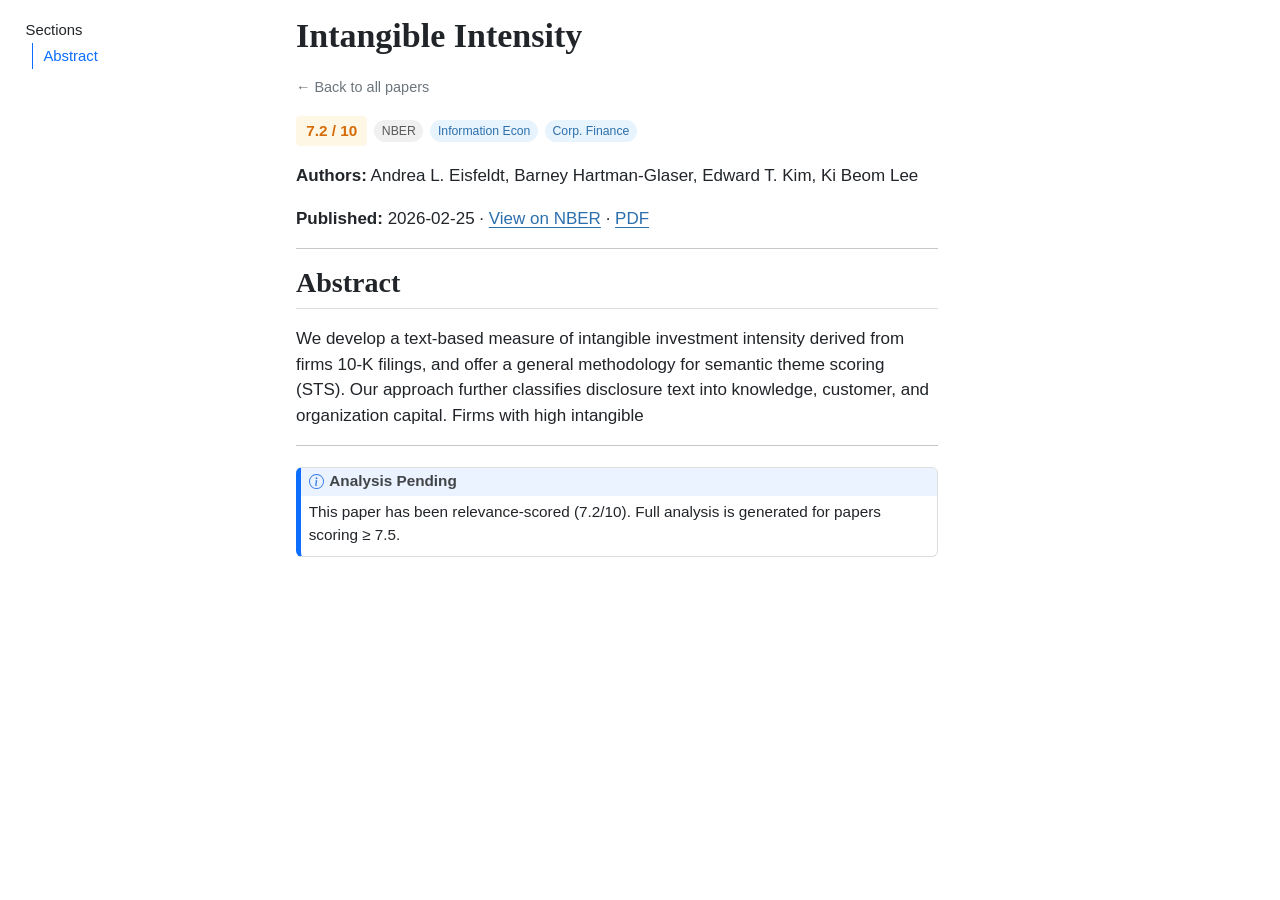
<file: docs/papers/nber-w34882.html>
<!DOCTYPE html>
<html xmlns="http://www.w3.org/1999/xhtml" lang="en" xml:lang="en"><head>

<meta charset="utf-8">
<meta name="generator" content="quarto-1.8.27">

<meta name="viewport" content="width=device-width, initial-scale=1.0, user-scalable=yes">


<title>Intangible Intensity</title>
<style>
code{white-space: pre-wrap;}
span.smallcaps{font-variant: small-caps;}
div.columns{display: flex; gap: min(4vw, 1.5em);}
div.column{flex: auto; overflow-x: auto;}
div.hanging-indent{margin-left: 1.5em; text-indent: -1.5em;}
ul.task-list{list-style: none;}
ul.task-list li input[type="checkbox"] {
  width: 0.8em;
  margin: 0 0.8em 0.2em -1em; /* quarto-specific, see https://github.com/quarto-dev/quarto-cli/issues/4556 */ 
  vertical-align: middle;
}
</style>


<script src="nber-w34882_files/libs/clipboard/clipboard.min.js"></script>
<script src="nber-w34882_files/libs/quarto-html/quarto.js" type="module"></script>
<script src="nber-w34882_files/libs/quarto-html/tabsets/tabsets.js" type="module"></script>
<script src="nber-w34882_files/libs/quarto-html/axe/axe-check.js" type="module"></script>
<script src="nber-w34882_files/libs/quarto-html/popper.min.js"></script>
<script src="nber-w34882_files/libs/quarto-html/tippy.umd.min.js"></script>
<script src="nber-w34882_files/libs/quarto-html/anchor.min.js"></script>
<link href="nber-w34882_files/libs/quarto-html/tippy.css" rel="stylesheet">
<link href="nber-w34882_files/libs/quarto-html/quarto-syntax-highlighting-ed96de9b727972fe78a7b5d16c58bf87.css" rel="stylesheet" id="quarto-text-highlighting-styles">
<script src="nber-w34882_files/libs/bootstrap/bootstrap.min.js"></script>
<link href="nber-w34882_files/libs/bootstrap/bootstrap-icons.css" rel="stylesheet">
<link href="nber-w34882_files/libs/bootstrap/bootstrap-31eb03601d55f7ff1d515a858f38b34f.min.css" rel="stylesheet" append-hash="true" id="quarto-bootstrap" data-mode="light">


</head>

<body class="quarto-light">

<div id="quarto-content" class="page-columns page-rows-contents page-layout-article toc-left">
<div id="quarto-sidebar-toc-left" class="sidebar toc-left">
  <nav id="TOC" role="doc-toc" class="toc-active">
    <h2 id="toc-title">Sections</h2>
   
  <ul>
  <li><a href="#abstract" id="toc-abstract" class="nav-link active" data-scroll-target="#abstract">Abstract</a></li>
  </ul>
</nav>
</div>
<div id="quarto-margin-sidebar" class="sidebar margin-sidebar zindex-bottom">
</div>
<main class="content" id="quarto-document-content">

<header id="title-block-header" class="quarto-title-block default">
<div class="quarto-title">
<h1 class="title">Intangible Intensity</h1>
</div>



<div class="quarto-title-meta">

    
  
    
  </div>
  


</header>


<style>
body { font-family: "Inter", -apple-system, BlinkMacSystemFont, "Segoe UI", sans-serif; }
h1,h2,h3,h4,h5 { font-family: "Georgia", "Times New Roman", serif; }
a { color: #2c6fad; }

/* Stats bar */
.tracker-stats { display:flex; flex-wrap:wrap; gap:1.25rem; padding:0.75rem 1rem;
  background:#f8f9fa; border-radius:6px; margin-bottom:1.25rem; font-size:0.85rem; color:#495057; }
.tracker-stats strong { color:#212529; }

/* Filter bar */
.filter-bar { display:flex; flex-wrap:wrap; gap:0.4rem; margin-bottom:1.5rem; align-items:center; }
.filter-label { font-size:0.78rem; color:#6c757d; font-style:italic; margin-right:0.25rem; }
.filter-btn { font-size:0.78rem; padding:0.2rem 0.65rem; border-radius:20px;
  border:1px solid #dee2e6; background:white; color:#495057; cursor:pointer; transition:all .15s; }
.filter-btn:hover, .filter-btn.active { background:#2c6fad; border-color:#2c6fad; color:white; }

/* Paper card */
.paper-card { border:1px solid #dee2e6; border-radius:8px; padding:1rem 1.2rem;
  margin-bottom:0.85rem; background:white; transition:box-shadow .15s, border-color .15s; }
.paper-card:hover { box-shadow:0 2px 8px rgba(0,0,0,.08); border-color:#adb5bd; }
.paper-card.top-pick { border-left:4px solid #d4380d; }
.paper-card.high-relevance { border-left:4px solid #fa8c16; }
.paper-card.hidden { display:none !important; }

.paper-title { font-size:0.96rem; font-weight:600; font-family:Georgia,serif;
  margin-bottom:0.3rem; line-height:1.4; }
.paper-title a { color:inherit; text-decoration:none; }
.paper-title a:hover { color:#2c6fad; text-decoration:underline; }

.paper-meta { display:flex; flex-wrap:wrap; gap:0.35rem; align-items:center;
  margin-bottom:0.4rem; font-size:0.78rem; }
.paper-authors { font-size:0.8rem; color:#6c757d; font-style:italic; margin-bottom:0.35rem; }

/* Badges */
.score-badge { font-weight:700; padding:0.1rem 0.4rem; border-radius:4px; font-size:0.75rem; }
.score-top    { background:#fff1f0; color:#d4380d; }
.score-high   { background:#fff7e6; color:#d46b08; }
.score-mid    { background:#f6ffed; color:#389e0d; }
.score-low    { background:#f5f5f5; color:#595959; }
.topic-tag  { font-size:0.72rem; padding:0.1rem 0.45rem; border-radius:20px;
  background:#e8f4fd; color:#2c6fad; }
.source-tag { font-size:0.72rem; padding:0.1rem 0.45rem; border-radius:20px;
  background:#f0f0f0; color:#595959; }

/* Analysis (detail pages) */
.analysis-block { margin-top:0.75rem; padding-top:0.75rem;
  border-top:1px solid #e9ecef; font-size:0.83rem; }
.analysis-grid { display:grid; grid-template-columns:1fr 1fr; gap:0.5rem 1.2rem; margin-bottom:0.5rem; }
.analysis-item label { display:block; font-size:0.72rem; font-weight:600;
  text-transform:uppercase; letter-spacing:.04em; color:#6c757d; margin-bottom:.15rem; }
.analysis-item p { color:#212529; margin:0; }
.takeaway-box { background:#fff8e6; border-left:3px solid #fa8c16;
  border-radius:0 4px 4px 0; padding:0.5rem 0.75rem; color:#333; }
.takeaway-box strong { color:#d46b08; }

@media(max-width:768px) { .analysis-grid { grid-template-columns:1fr; } }
</style>
<div style="margin-bottom:1rem;">
  <a href="../index.html" style="font-size:0.85rem; color:#6c757d; text-decoration:none;">← Back to all papers</a>
</div>
<div style="display:flex; flex-wrap:wrap; gap:0.4rem; align-items:center; margin-bottom:1rem;">
  <span class="score-badge score-high" style="font-size:0.9rem; padding:0.2rem 0.6rem;">7.2 / 10</span>
  <span class="source-tag">NBER</span>
  <span class="topic-tag">Information Econ</span> <span class="topic-tag">Corp. Finance</span>
</div>
<p><strong>Authors:</strong> Andrea L. Eisfeldt, Barney Hartman-Glaser, Edward T. Kim, Ki Beom Lee</p>
<p><strong>Published:</strong> 2026-02-25 · <a href="https://www.nber.org/papers/w34882" target="_blank">View on NBER</a> · <a href="https://www.nber.org/system/files/working_papers/w34882/w34882.pdf" target="_blank">PDF</a></p>
<hr>
<section id="abstract" class="level2">
<h2 class="anchored" data-anchor-id="abstract">Abstract</h2>
<p>We develop a text-based measure of intangible investment intensity derived from firms 10-K filings, and offer a general methodology for semantic theme scoring (STS). Our approach further classifies disclosure text into knowledge, customer, and organization capital. Firms with high intangible</p>
<hr>
<div class="callout callout-style-default callout-note callout-titled">
<div class="callout-header d-flex align-content-center">
<div class="callout-icon-container">
<i class="callout-icon"></i>
</div>
<div class="callout-title-container flex-fill">
<span class="screen-reader-only">Note</span>Analysis Pending
</div>
</div>
<div class="callout-body-container callout-body">
<p>This paper has been relevance-scored (7.2/10). Full analysis is generated for papers scoring ≥ 7.5.</p>
</div>
</div>
</section>

</main>
<!-- /main column -->
<script id="quarto-html-after-body" type="application/javascript">
  window.document.addEventListener("DOMContentLoaded", function (event) {
    const icon = "";
    const anchorJS = new window.AnchorJS();
    anchorJS.options = {
      placement: 'right',
      icon: icon
    };
    anchorJS.add('.anchored');
    const isCodeAnnotation = (el) => {
      for (const clz of el.classList) {
        if (clz.startsWith('code-annotation-')) {                     
          return true;
        }
      }
      return false;
    }
    const onCopySuccess = function(e) {
      // button target
      const button = e.trigger;
      // don't keep focus
      button.blur();
      // flash "checked"
      button.classList.add('code-copy-button-checked');
      var currentTitle = button.getAttribute("title");
      button.setAttribute("title", "Copied!");
      let tooltip;
      if (window.bootstrap) {
        button.setAttribute("data-bs-toggle", "tooltip");
        button.setAttribute("data-bs-placement", "left");
        button.setAttribute("data-bs-title", "Copied!");
        tooltip = new bootstrap.Tooltip(button, 
          { trigger: "manual", 
            customClass: "code-copy-button-tooltip",
            offset: [0, -8]});
        tooltip.show();    
      }
      setTimeout(function() {
        if (tooltip) {
          tooltip.hide();
          button.removeAttribute("data-bs-title");
          button.removeAttribute("data-bs-toggle");
          button.removeAttribute("data-bs-placement");
        }
        button.setAttribute("title", currentTitle);
        button.classList.remove('code-copy-button-checked');
      }, 1000);
      // clear code selection
      e.clearSelection();
    }
    const getTextToCopy = function(trigger) {
      const outerScaffold = trigger.parentElement.cloneNode(true);
      const codeEl = outerScaffold.querySelector('code');
      for (const childEl of codeEl.children) {
        if (isCodeAnnotation(childEl)) {
          childEl.remove();
        }
      }
      return codeEl.innerText;
    }
    const clipboard = new window.ClipboardJS('.code-copy-button:not([data-in-quarto-modal])', {
      text: getTextToCopy
    });
    clipboard.on('success', onCopySuccess);
    if (window.document.getElementById('quarto-embedded-source-code-modal')) {
      const clipboardModal = new window.ClipboardJS('.code-copy-button[data-in-quarto-modal]', {
        text: getTextToCopy,
        container: window.document.getElementById('quarto-embedded-source-code-modal')
      });
      clipboardModal.on('success', onCopySuccess);
    }
      var localhostRegex = new RegExp(/^(?:http|https):\/\/localhost\:?[0-9]*\//);
      var mailtoRegex = new RegExp(/^mailto:/);
        var filterRegex = new RegExp('/' + window.location.host + '/');
      var isInternal = (href) => {
          return filterRegex.test(href) || localhostRegex.test(href) || mailtoRegex.test(href);
      }
      // Inspect non-navigation links and adorn them if external
     var links = window.document.querySelectorAll('a[href]:not(.nav-link):not(.navbar-brand):not(.toc-action):not(.sidebar-link):not(.sidebar-item-toggle):not(.pagination-link):not(.no-external):not([aria-hidden]):not(.dropdown-item):not(.quarto-navigation-tool):not(.about-link)');
      for (var i=0; i<links.length; i++) {
        const link = links[i];
        if (!isInternal(link.href)) {
          // undo the damage that might have been done by quarto-nav.js in the case of
          // links that we want to consider external
          if (link.dataset.originalHref !== undefined) {
            link.href = link.dataset.originalHref;
          }
        }
      }
    function tippyHover(el, contentFn, onTriggerFn, onUntriggerFn) {
      const config = {
        allowHTML: true,
        maxWidth: 500,
        delay: 100,
        arrow: false,
        appendTo: function(el) {
            return el.parentElement;
        },
        interactive: true,
        interactiveBorder: 10,
        theme: 'quarto',
        placement: 'bottom-start',
      };
      if (contentFn) {
        config.content = contentFn;
      }
      if (onTriggerFn) {
        config.onTrigger = onTriggerFn;
      }
      if (onUntriggerFn) {
        config.onUntrigger = onUntriggerFn;
      }
      window.tippy(el, config); 
    }
    const noterefs = window.document.querySelectorAll('a[role="doc-noteref"]');
    for (var i=0; i<noterefs.length; i++) {
      const ref = noterefs[i];
      tippyHover(ref, function() {
        // use id or data attribute instead here
        let href = ref.getAttribute('data-footnote-href') || ref.getAttribute('href');
        try { href = new URL(href).hash; } catch {}
        const id = href.replace(/^#\/?/, "");
        const note = window.document.getElementById(id);
        if (note) {
          return note.innerHTML;
        } else {
          return "";
        }
      });
    }
    const xrefs = window.document.querySelectorAll('a.quarto-xref');
    const processXRef = (id, note) => {
      // Strip column container classes
      const stripColumnClz = (el) => {
        el.classList.remove("page-full", "page-columns");
        if (el.children) {
          for (const child of el.children) {
            stripColumnClz(child);
          }
        }
      }
      stripColumnClz(note)
      if (id === null || id.startsWith('sec-')) {
        // Special case sections, only their first couple elements
        const container = document.createElement("div");
        if (note.children && note.children.length > 2) {
          container.appendChild(note.children[0].cloneNode(true));
          for (let i = 1; i < note.children.length; i++) {
            const child = note.children[i];
            if (child.tagName === "P" && child.innerText === "") {
              continue;
            } else {
              container.appendChild(child.cloneNode(true));
              break;
            }
          }
          if (window.Quarto?.typesetMath) {
            window.Quarto.typesetMath(container);
          }
          return container.innerHTML
        } else {
          if (window.Quarto?.typesetMath) {
            window.Quarto.typesetMath(note);
          }
          return note.innerHTML;
        }
      } else {
        // Remove any anchor links if they are present
        const anchorLink = note.querySelector('a.anchorjs-link');
        if (anchorLink) {
          anchorLink.remove();
        }
        if (window.Quarto?.typesetMath) {
          window.Quarto.typesetMath(note);
        }
        if (note.classList.contains("callout")) {
          return note.outerHTML;
        } else {
          return note.innerHTML;
        }
      }
    }
    for (var i=0; i<xrefs.length; i++) {
      const xref = xrefs[i];
      tippyHover(xref, undefined, function(instance) {
        instance.disable();
        let url = xref.getAttribute('href');
        let hash = undefined; 
        if (url.startsWith('#')) {
          hash = url;
        } else {
          try { hash = new URL(url).hash; } catch {}
        }
        if (hash) {
          const id = hash.replace(/^#\/?/, "");
          const note = window.document.getElementById(id);
          if (note !== null) {
            try {
              const html = processXRef(id, note.cloneNode(true));
              instance.setContent(html);
            } finally {
              instance.enable();
              instance.show();
            }
          } else {
            // See if we can fetch this
            fetch(url.split('#')[0])
            .then(res => res.text())
            .then(html => {
              const parser = new DOMParser();
              const htmlDoc = parser.parseFromString(html, "text/html");
              const note = htmlDoc.getElementById(id);
              if (note !== null) {
                const html = processXRef(id, note);
                instance.setContent(html);
              } 
            }).finally(() => {
              instance.enable();
              instance.show();
            });
          }
        } else {
          // See if we can fetch a full url (with no hash to target)
          // This is a special case and we should probably do some content thinning / targeting
          fetch(url)
          .then(res => res.text())
          .then(html => {
            const parser = new DOMParser();
            const htmlDoc = parser.parseFromString(html, "text/html");
            const note = htmlDoc.querySelector('main.content');
            if (note !== null) {
              // This should only happen for chapter cross references
              // (since there is no id in the URL)
              // remove the first header
              if (note.children.length > 0 && note.children[0].tagName === "HEADER") {
                note.children[0].remove();
              }
              const html = processXRef(null, note);
              instance.setContent(html);
            } 
          }).finally(() => {
            instance.enable();
            instance.show();
          });
        }
      }, function(instance) {
      });
    }
        let selectedAnnoteEl;
        const selectorForAnnotation = ( cell, annotation) => {
          let cellAttr = 'data-code-cell="' + cell + '"';
          let lineAttr = 'data-code-annotation="' +  annotation + '"';
          const selector = 'span[' + cellAttr + '][' + lineAttr + ']';
          return selector;
        }
        const selectCodeLines = (annoteEl) => {
          const doc = window.document;
          const targetCell = annoteEl.getAttribute("data-target-cell");
          const targetAnnotation = annoteEl.getAttribute("data-target-annotation");
          const annoteSpan = window.document.querySelector(selectorForAnnotation(targetCell, targetAnnotation));
          const lines = annoteSpan.getAttribute("data-code-lines").split(",");
          const lineIds = lines.map((line) => {
            return targetCell + "-" + line;
          })
          let top = null;
          let height = null;
          let parent = null;
          if (lineIds.length > 0) {
              //compute the position of the single el (top and bottom and make a div)
              const el = window.document.getElementById(lineIds[0]);
              top = el.offsetTop;
              height = el.offsetHeight;
              parent = el.parentElement.parentElement;
            if (lineIds.length > 1) {
              const lastEl = window.document.getElementById(lineIds[lineIds.length - 1]);
              const bottom = lastEl.offsetTop + lastEl.offsetHeight;
              height = bottom - top;
            }
            if (top !== null && height !== null && parent !== null) {
              // cook up a div (if necessary) and position it 
              let div = window.document.getElementById("code-annotation-line-highlight");
              if (div === null) {
                div = window.document.createElement("div");
                div.setAttribute("id", "code-annotation-line-highlight");
                div.style.position = 'absolute';
                parent.appendChild(div);
              }
              div.style.top = top - 2 + "px";
              div.style.height = height + 4 + "px";
              div.style.left = 0;
              let gutterDiv = window.document.getElementById("code-annotation-line-highlight-gutter");
              if (gutterDiv === null) {
                gutterDiv = window.document.createElement("div");
                gutterDiv.setAttribute("id", "code-annotation-line-highlight-gutter");
                gutterDiv.style.position = 'absolute';
                const codeCell = window.document.getElementById(targetCell);
                const gutter = codeCell.querySelector('.code-annotation-gutter');
                gutter.appendChild(gutterDiv);
              }
              gutterDiv.style.top = top - 2 + "px";
              gutterDiv.style.height = height + 4 + "px";
            }
            selectedAnnoteEl = annoteEl;
          }
        };
        const unselectCodeLines = () => {
          const elementsIds = ["code-annotation-line-highlight", "code-annotation-line-highlight-gutter"];
          elementsIds.forEach((elId) => {
            const div = window.document.getElementById(elId);
            if (div) {
              div.remove();
            }
          });
          selectedAnnoteEl = undefined;
        };
          // Handle positioning of the toggle
      window.addEventListener(
        "resize",
        throttle(() => {
          elRect = undefined;
          if (selectedAnnoteEl) {
            selectCodeLines(selectedAnnoteEl);
          }
        }, 10)
      );
      function throttle(fn, ms) {
      let throttle = false;
      let timer;
        return (...args) => {
          if(!throttle) { // first call gets through
              fn.apply(this, args);
              throttle = true;
          } else { // all the others get throttled
              if(timer) clearTimeout(timer); // cancel #2
              timer = setTimeout(() => {
                fn.apply(this, args);
                timer = throttle = false;
              }, ms);
          }
        };
      }
        // Attach click handler to the DT
        const annoteDls = window.document.querySelectorAll('dt[data-target-cell]');
        for (const annoteDlNode of annoteDls) {
          annoteDlNode.addEventListener('click', (event) => {
            const clickedEl = event.target;
            if (clickedEl !== selectedAnnoteEl) {
              unselectCodeLines();
              const activeEl = window.document.querySelector('dt[data-target-cell].code-annotation-active');
              if (activeEl) {
                activeEl.classList.remove('code-annotation-active');
              }
              selectCodeLines(clickedEl);
              clickedEl.classList.add('code-annotation-active');
            } else {
              // Unselect the line
              unselectCodeLines();
              clickedEl.classList.remove('code-annotation-active');
            }
          });
        }
    const findCites = (el) => {
      const parentEl = el.parentElement;
      if (parentEl) {
        const cites = parentEl.dataset.cites;
        if (cites) {
          return {
            el,
            cites: cites.split(' ')
          };
        } else {
          return findCites(el.parentElement)
        }
      } else {
        return undefined;
      }
    };
    var bibliorefs = window.document.querySelectorAll('a[role="doc-biblioref"]');
    for (var i=0; i<bibliorefs.length; i++) {
      const ref = bibliorefs[i];
      const citeInfo = findCites(ref);
      if (citeInfo) {
        tippyHover(citeInfo.el, function() {
          var popup = window.document.createElement('div');
          citeInfo.cites.forEach(function(cite) {
            var citeDiv = window.document.createElement('div');
            citeDiv.classList.add('hanging-indent');
            citeDiv.classList.add('csl-entry');
            var biblioDiv = window.document.getElementById('ref-' + cite);
            if (biblioDiv) {
              citeDiv.innerHTML = biblioDiv.innerHTML;
            }
            popup.appendChild(citeDiv);
          });
          return popup.innerHTML;
        });
      }
    }
  });
  </script>
</div> <!-- /content -->




</body></html>
</file>
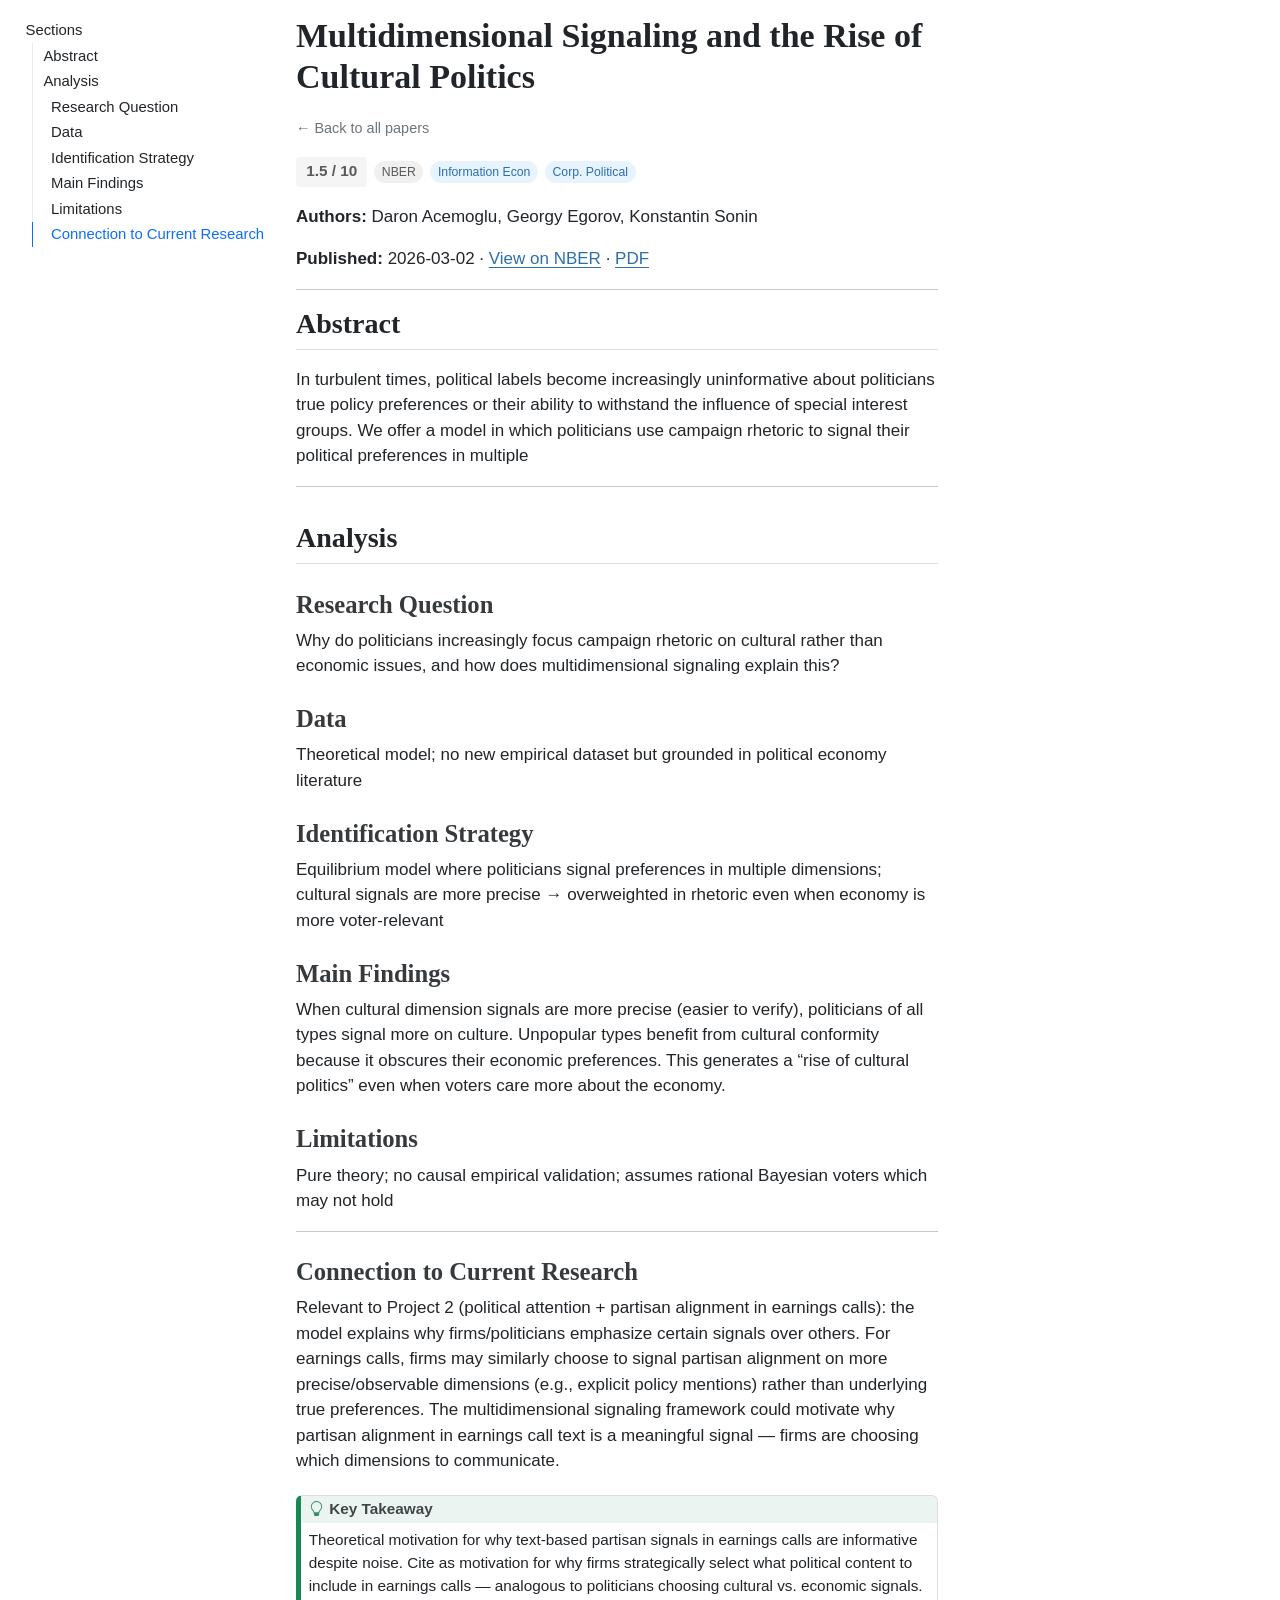
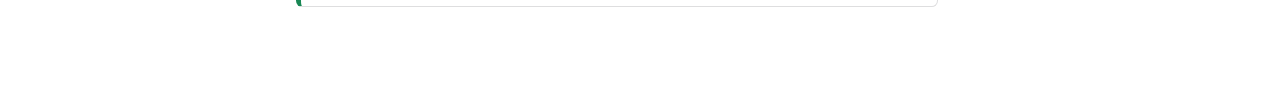
<file: docs/papers/nber-w34909.html>
<!DOCTYPE html>
<html xmlns="http://www.w3.org/1999/xhtml" lang="en" xml:lang="en"><head>

<meta charset="utf-8">
<meta name="generator" content="quarto-1.8.27">

<meta name="viewport" content="width=device-width, initial-scale=1.0, user-scalable=yes">


<title>Multidimensional Signaling and the Rise of Cultural Politics</title>
<style>
code{white-space: pre-wrap;}
span.smallcaps{font-variant: small-caps;}
div.columns{display: flex; gap: min(4vw, 1.5em);}
div.column{flex: auto; overflow-x: auto;}
div.hanging-indent{margin-left: 1.5em; text-indent: -1.5em;}
ul.task-list{list-style: none;}
ul.task-list li input[type="checkbox"] {
  width: 0.8em;
  margin: 0 0.8em 0.2em -1em; /* quarto-specific, see https://github.com/quarto-dev/quarto-cli/issues/4556 */ 
  vertical-align: middle;
}
</style>


<script src="nber-w34909_files/libs/clipboard/clipboard.min.js"></script>
<script src="nber-w34909_files/libs/quarto-html/quarto.js" type="module"></script>
<script src="nber-w34909_files/libs/quarto-html/tabsets/tabsets.js" type="module"></script>
<script src="nber-w34909_files/libs/quarto-html/axe/axe-check.js" type="module"></script>
<script src="nber-w34909_files/libs/quarto-html/popper.min.js"></script>
<script src="nber-w34909_files/libs/quarto-html/tippy.umd.min.js"></script>
<script src="nber-w34909_files/libs/quarto-html/anchor.min.js"></script>
<link href="nber-w34909_files/libs/quarto-html/tippy.css" rel="stylesheet">
<link href="nber-w34909_files/libs/quarto-html/quarto-syntax-highlighting-ed96de9b727972fe78a7b5d16c58bf87.css" rel="stylesheet" id="quarto-text-highlighting-styles">
<script src="nber-w34909_files/libs/bootstrap/bootstrap.min.js"></script>
<link href="nber-w34909_files/libs/bootstrap/bootstrap-icons.css" rel="stylesheet">
<link href="nber-w34909_files/libs/bootstrap/bootstrap-31eb03601d55f7ff1d515a858f38b34f.min.css" rel="stylesheet" append-hash="true" id="quarto-bootstrap" data-mode="light">


</head>

<body class="quarto-light">

<div id="quarto-content" class="page-columns page-rows-contents page-layout-article toc-left">
<div id="quarto-sidebar-toc-left" class="sidebar toc-left">
  <nav id="TOC" role="doc-toc" class="toc-active">
    <h2 id="toc-title">Sections</h2>
   
  <ul>
  <li><a href="#abstract" id="toc-abstract" class="nav-link active" data-scroll-target="#abstract">Abstract</a></li>
  <li><a href="#analysis" id="toc-analysis" class="nav-link" data-scroll-target="#analysis">Analysis</a>
  <ul class="collapse">
  <li><a href="#research-question" id="toc-research-question" class="nav-link" data-scroll-target="#research-question">Research Question</a></li>
  <li><a href="#data" id="toc-data" class="nav-link" data-scroll-target="#data">Data</a></li>
  <li><a href="#identification-strategy" id="toc-identification-strategy" class="nav-link" data-scroll-target="#identification-strategy">Identification Strategy</a></li>
  <li><a href="#main-findings" id="toc-main-findings" class="nav-link" data-scroll-target="#main-findings">Main Findings</a></li>
  <li><a href="#limitations" id="toc-limitations" class="nav-link" data-scroll-target="#limitations">Limitations</a></li>
  <li><a href="#connection-to-current-research" id="toc-connection-to-current-research" class="nav-link" data-scroll-target="#connection-to-current-research">Connection to Current Research</a></li>
  </ul></li>
  </ul>
</nav>
</div>
<div id="quarto-margin-sidebar" class="sidebar margin-sidebar zindex-bottom">
</div>
<main class="content" id="quarto-document-content">

<header id="title-block-header" class="quarto-title-block default">
<div class="quarto-title">
<h1 class="title">Multidimensional Signaling and the Rise of Cultural Politics</h1>
</div>



<div class="quarto-title-meta">

    
  
    
  </div>
  


</header>


<style>
body { font-family: "Inter", -apple-system, BlinkMacSystemFont, "Segoe UI", sans-serif; }
h1,h2,h3,h4,h5 { font-family: "Georgia", "Times New Roman", serif; }
a { color: #2c6fad; }

/* Stats bar */
.tracker-stats { display:flex; flex-wrap:wrap; gap:1.25rem; padding:0.75rem 1rem;
  background:#f8f9fa; border-radius:6px; margin-bottom:1.25rem; font-size:0.85rem; color:#495057; }
.tracker-stats strong { color:#212529; }

/* Filter bar */
.filter-bar { display:flex; flex-wrap:wrap; gap:0.4rem; margin-bottom:1.5rem; align-items:center; }
.filter-label { font-size:0.78rem; color:#6c757d; font-style:italic; margin-right:0.25rem; }
.filter-btn { font-size:0.78rem; padding:0.2rem 0.65rem; border-radius:20px;
  border:1px solid #dee2e6; background:white; color:#495057; cursor:pointer; transition:all .15s; }
.filter-btn:hover, .filter-btn.active { background:#2c6fad; border-color:#2c6fad; color:white; }

/* Paper card */
.paper-card { border:1px solid #dee2e6; border-radius:8px; padding:1rem 1.2rem;
  margin-bottom:0.85rem; background:white; transition:box-shadow .15s, border-color .15s; }
.paper-card:hover { box-shadow:0 2px 8px rgba(0,0,0,.08); border-color:#adb5bd; }
.paper-card.top-pick { border-left:4px solid #d4380d; }
.paper-card.high-relevance { border-left:4px solid #fa8c16; }
.paper-card.hidden { display:none !important; }

.paper-title { font-size:0.96rem; font-weight:600; font-family:Georgia,serif;
  margin-bottom:0.3rem; line-height:1.4; }
.paper-title a { color:inherit; text-decoration:none; }
.paper-title a:hover { color:#2c6fad; text-decoration:underline; }

.paper-meta { display:flex; flex-wrap:wrap; gap:0.35rem; align-items:center;
  margin-bottom:0.4rem; font-size:0.78rem; }
.paper-authors { font-size:0.8rem; color:#6c757d; font-style:italic; margin-bottom:0.35rem; }

/* Badges */
.score-badge { font-weight:700; padding:0.1rem 0.4rem; border-radius:4px; font-size:0.75rem; }
.score-top    { background:#fff1f0; color:#d4380d; }
.score-high   { background:#fff7e6; color:#d46b08; }
.score-mid    { background:#f6ffed; color:#389e0d; }
.score-low    { background:#f5f5f5; color:#595959; }
.topic-tag  { font-size:0.72rem; padding:0.1rem 0.45rem; border-radius:20px;
  background:#e8f4fd; color:#2c6fad; }
.source-tag { font-size:0.72rem; padding:0.1rem 0.45rem; border-radius:20px;
  background:#f0f0f0; color:#595959; }

/* Analysis (detail pages) */
.analysis-block { margin-top:0.75rem; padding-top:0.75rem;
  border-top:1px solid #e9ecef; font-size:0.83rem; }
.analysis-grid { display:grid; grid-template-columns:1fr 1fr; gap:0.5rem 1.2rem; margin-bottom:0.5rem; }
.analysis-item label { display:block; font-size:0.72rem; font-weight:600;
  text-transform:uppercase; letter-spacing:.04em; color:#6c757d; margin-bottom:.15rem; }
.analysis-item p { color:#212529; margin:0; }
.takeaway-box { background:#fff8e6; border-left:3px solid #fa8c16;
  border-radius:0 4px 4px 0; padding:0.5rem 0.75rem; color:#333; }
.takeaway-box strong { color:#d46b08; }

@media(max-width:768px) { .analysis-grid { grid-template-columns:1fr; } }
</style>
<div style="margin-bottom:1rem;">
  <a href="../index.html" style="font-size:0.85rem; color:#6c757d; text-decoration:none;">← Back to all papers</a>
</div>
<div style="display:flex; flex-wrap:wrap; gap:0.4rem; align-items:center; margin-bottom:1rem;">
  <span class="score-badge score-low" style="font-size:0.9rem; padding:0.2rem 0.6rem;">1.5 / 10</span>
  <span class="source-tag">NBER</span>
  <span class="topic-tag">Information Econ</span> <span class="topic-tag">Corp. Political</span>
</div>
<p><strong>Authors:</strong> Daron Acemoglu, Georgy Egorov, Konstantin Sonin</p>
<p><strong>Published:</strong> 2026-03-02 · <a href="https://www.nber.org/papers/w34909" target="_blank">View on NBER</a> · <a href="https://www.nber.org/system/files/working_papers/w34909/w34909.pdf" target="_blank">PDF</a></p>
<hr>
<section id="abstract" class="level2">
<h2 class="anchored" data-anchor-id="abstract">Abstract</h2>
<p>In turbulent times, political labels become increasingly uninformative about politicians true policy preferences or their ability to withstand the influence of special interest groups. We offer a model in which politicians use campaign rhetoric to signal their political preferences in multiple</p>
<hr>
</section>
<section id="analysis" class="level2">
<h2 class="anchored" data-anchor-id="analysis">Analysis</h2>
<section id="research-question" class="level3">
<h3 class="anchored" data-anchor-id="research-question">Research Question</h3>
<p>Why do politicians increasingly focus campaign rhetoric on cultural rather than economic issues, and how does multidimensional signaling explain this?</p>
</section>
<section id="data" class="level3">
<h3 class="anchored" data-anchor-id="data">Data</h3>
<p>Theoretical model; no new empirical dataset but grounded in political economy literature</p>
</section>
<section id="identification-strategy" class="level3">
<h3 class="anchored" data-anchor-id="identification-strategy">Identification Strategy</h3>
<p>Equilibrium model where politicians signal preferences in multiple dimensions; cultural signals are more precise → overweighted in rhetoric even when economy is more voter-relevant</p>
</section>
<section id="main-findings" class="level3">
<h3 class="anchored" data-anchor-id="main-findings">Main Findings</h3>
<p>When cultural dimension signals are more precise (easier to verify), politicians of all types signal more on culture. Unpopular types benefit from cultural conformity because it obscures their economic preferences. This generates a “rise of cultural politics” even when voters care more about the economy.</p>
</section>
<section id="limitations" class="level3">
<h3 class="anchored" data-anchor-id="limitations">Limitations</h3>
<p>Pure theory; no causal empirical validation; assumes rational Bayesian voters which may not hold</p>
<hr>
</section>
<section id="connection-to-current-research" class="level3">
<h3 class="anchored" data-anchor-id="connection-to-current-research">Connection to Current Research</h3>
<p>Relevant to Project 2 (political attention + partisan alignment in earnings calls): the model explains why firms/politicians emphasize certain signals over others. For earnings calls, firms may similarly choose to signal partisan alignment on more precise/observable dimensions (e.g., explicit policy mentions) rather than underlying true preferences. The multidimensional signaling framework could motivate why partisan alignment in earnings call text is a meaningful signal — firms are choosing which dimensions to communicate.</p>
<div class="callout callout-style-default callout-tip callout-titled">
<div class="callout-header d-flex align-content-center">
<div class="callout-icon-container">
<i class="callout-icon"></i>
</div>
<div class="callout-title-container flex-fill">
<span class="screen-reader-only">Tip</span>Key Takeaway
</div>
</div>
<div class="callout-body-container callout-body">
<p>Theoretical motivation for why text-based partisan signals in earnings calls are informative despite noise. Cite as motivation for why firms strategically select what political content to include in earnings calls — analogous to politicians choosing cultural vs.&nbsp;economic signals.</p>
</div>
</div>
</section>
</section>

</main>
<!-- /main column -->
<script id="quarto-html-after-body" type="application/javascript">
  window.document.addEventListener("DOMContentLoaded", function (event) {
    const icon = "";
    const anchorJS = new window.AnchorJS();
    anchorJS.options = {
      placement: 'right',
      icon: icon
    };
    anchorJS.add('.anchored');
    const isCodeAnnotation = (el) => {
      for (const clz of el.classList) {
        if (clz.startsWith('code-annotation-')) {                     
          return true;
        }
      }
      return false;
    }
    const onCopySuccess = function(e) {
      // button target
      const button = e.trigger;
      // don't keep focus
      button.blur();
      // flash "checked"
      button.classList.add('code-copy-button-checked');
      var currentTitle = button.getAttribute("title");
      button.setAttribute("title", "Copied!");
      let tooltip;
      if (window.bootstrap) {
        button.setAttribute("data-bs-toggle", "tooltip");
        button.setAttribute("data-bs-placement", "left");
        button.setAttribute("data-bs-title", "Copied!");
        tooltip = new bootstrap.Tooltip(button, 
          { trigger: "manual", 
            customClass: "code-copy-button-tooltip",
            offset: [0, -8]});
        tooltip.show();    
      }
      setTimeout(function() {
        if (tooltip) {
          tooltip.hide();
          button.removeAttribute("data-bs-title");
          button.removeAttribute("data-bs-toggle");
          button.removeAttribute("data-bs-placement");
        }
        button.setAttribute("title", currentTitle);
        button.classList.remove('code-copy-button-checked');
      }, 1000);
      // clear code selection
      e.clearSelection();
    }
    const getTextToCopy = function(trigger) {
      const outerScaffold = trigger.parentElement.cloneNode(true);
      const codeEl = outerScaffold.querySelector('code');
      for (const childEl of codeEl.children) {
        if (isCodeAnnotation(childEl)) {
          childEl.remove();
        }
      }
      return codeEl.innerText;
    }
    const clipboard = new window.ClipboardJS('.code-copy-button:not([data-in-quarto-modal])', {
      text: getTextToCopy
    });
    clipboard.on('success', onCopySuccess);
    if (window.document.getElementById('quarto-embedded-source-code-modal')) {
      const clipboardModal = new window.ClipboardJS('.code-copy-button[data-in-quarto-modal]', {
        text: getTextToCopy,
        container: window.document.getElementById('quarto-embedded-source-code-modal')
      });
      clipboardModal.on('success', onCopySuccess);
    }
      var localhostRegex = new RegExp(/^(?:http|https):\/\/localhost\:?[0-9]*\//);
      var mailtoRegex = new RegExp(/^mailto:/);
        var filterRegex = new RegExp('/' + window.location.host + '/');
      var isInternal = (href) => {
          return filterRegex.test(href) || localhostRegex.test(href) || mailtoRegex.test(href);
      }
      // Inspect non-navigation links and adorn them if external
     var links = window.document.querySelectorAll('a[href]:not(.nav-link):not(.navbar-brand):not(.toc-action):not(.sidebar-link):not(.sidebar-item-toggle):not(.pagination-link):not(.no-external):not([aria-hidden]):not(.dropdown-item):not(.quarto-navigation-tool):not(.about-link)');
      for (var i=0; i<links.length; i++) {
        const link = links[i];
        if (!isInternal(link.href)) {
          // undo the damage that might have been done by quarto-nav.js in the case of
          // links that we want to consider external
          if (link.dataset.originalHref !== undefined) {
            link.href = link.dataset.originalHref;
          }
        }
      }
    function tippyHover(el, contentFn, onTriggerFn, onUntriggerFn) {
      const config = {
        allowHTML: true,
        maxWidth: 500,
        delay: 100,
        arrow: false,
        appendTo: function(el) {
            return el.parentElement;
        },
        interactive: true,
        interactiveBorder: 10,
        theme: 'quarto',
        placement: 'bottom-start',
      };
      if (contentFn) {
        config.content = contentFn;
      }
      if (onTriggerFn) {
        config.onTrigger = onTriggerFn;
      }
      if (onUntriggerFn) {
        config.onUntrigger = onUntriggerFn;
      }
      window.tippy(el, config); 
    }
    const noterefs = window.document.querySelectorAll('a[role="doc-noteref"]');
    for (var i=0; i<noterefs.length; i++) {
      const ref = noterefs[i];
      tippyHover(ref, function() {
        // use id or data attribute instead here
        let href = ref.getAttribute('data-footnote-href') || ref.getAttribute('href');
        try { href = new URL(href).hash; } catch {}
        const id = href.replace(/^#\/?/, "");
        const note = window.document.getElementById(id);
        if (note) {
          return note.innerHTML;
        } else {
          return "";
        }
      });
    }
    const xrefs = window.document.querySelectorAll('a.quarto-xref');
    const processXRef = (id, note) => {
      // Strip column container classes
      const stripColumnClz = (el) => {
        el.classList.remove("page-full", "page-columns");
        if (el.children) {
          for (const child of el.children) {
            stripColumnClz(child);
          }
        }
      }
      stripColumnClz(note)
      if (id === null || id.startsWith('sec-')) {
        // Special case sections, only their first couple elements
        const container = document.createElement("div");
        if (note.children && note.children.length > 2) {
          container.appendChild(note.children[0].cloneNode(true));
          for (let i = 1; i < note.children.length; i++) {
            const child = note.children[i];
            if (child.tagName === "P" && child.innerText === "") {
              continue;
            } else {
              container.appendChild(child.cloneNode(true));
              break;
            }
          }
          if (window.Quarto?.typesetMath) {
            window.Quarto.typesetMath(container);
          }
          return container.innerHTML
        } else {
          if (window.Quarto?.typesetMath) {
            window.Quarto.typesetMath(note);
          }
          return note.innerHTML;
        }
      } else {
        // Remove any anchor links if they are present
        const anchorLink = note.querySelector('a.anchorjs-link');
        if (anchorLink) {
          anchorLink.remove();
        }
        if (window.Quarto?.typesetMath) {
          window.Quarto.typesetMath(note);
        }
        if (note.classList.contains("callout")) {
          return note.outerHTML;
        } else {
          return note.innerHTML;
        }
      }
    }
    for (var i=0; i<xrefs.length; i++) {
      const xref = xrefs[i];
      tippyHover(xref, undefined, function(instance) {
        instance.disable();
        let url = xref.getAttribute('href');
        let hash = undefined; 
        if (url.startsWith('#')) {
          hash = url;
        } else {
          try { hash = new URL(url).hash; } catch {}
        }
        if (hash) {
          const id = hash.replace(/^#\/?/, "");
          const note = window.document.getElementById(id);
          if (note !== null) {
            try {
              const html = processXRef(id, note.cloneNode(true));
              instance.setContent(html);
            } finally {
              instance.enable();
              instance.show();
            }
          } else {
            // See if we can fetch this
            fetch(url.split('#')[0])
            .then(res => res.text())
            .then(html => {
              const parser = new DOMParser();
              const htmlDoc = parser.parseFromString(html, "text/html");
              const note = htmlDoc.getElementById(id);
              if (note !== null) {
                const html = processXRef(id, note);
                instance.setContent(html);
              } 
            }).finally(() => {
              instance.enable();
              instance.show();
            });
          }
        } else {
          // See if we can fetch a full url (with no hash to target)
          // This is a special case and we should probably do some content thinning / targeting
          fetch(url)
          .then(res => res.text())
          .then(html => {
            const parser = new DOMParser();
            const htmlDoc = parser.parseFromString(html, "text/html");
            const note = htmlDoc.querySelector('main.content');
            if (note !== null) {
              // This should only happen for chapter cross references
              // (since there is no id in the URL)
              // remove the first header
              if (note.children.length > 0 && note.children[0].tagName === "HEADER") {
                note.children[0].remove();
              }
              const html = processXRef(null, note);
              instance.setContent(html);
            } 
          }).finally(() => {
            instance.enable();
            instance.show();
          });
        }
      }, function(instance) {
      });
    }
        let selectedAnnoteEl;
        const selectorForAnnotation = ( cell, annotation) => {
          let cellAttr = 'data-code-cell="' + cell + '"';
          let lineAttr = 'data-code-annotation="' +  annotation + '"';
          const selector = 'span[' + cellAttr + '][' + lineAttr + ']';
          return selector;
        }
        const selectCodeLines = (annoteEl) => {
          const doc = window.document;
          const targetCell = annoteEl.getAttribute("data-target-cell");
          const targetAnnotation = annoteEl.getAttribute("data-target-annotation");
          const annoteSpan = window.document.querySelector(selectorForAnnotation(targetCell, targetAnnotation));
          const lines = annoteSpan.getAttribute("data-code-lines").split(",");
          const lineIds = lines.map((line) => {
            return targetCell + "-" + line;
          })
          let top = null;
          let height = null;
          let parent = null;
          if (lineIds.length > 0) {
              //compute the position of the single el (top and bottom and make a div)
              const el = window.document.getElementById(lineIds[0]);
              top = el.offsetTop;
              height = el.offsetHeight;
              parent = el.parentElement.parentElement;
            if (lineIds.length > 1) {
              const lastEl = window.document.getElementById(lineIds[lineIds.length - 1]);
              const bottom = lastEl.offsetTop + lastEl.offsetHeight;
              height = bottom - top;
            }
            if (top !== null && height !== null && parent !== null) {
              // cook up a div (if necessary) and position it 
              let div = window.document.getElementById("code-annotation-line-highlight");
              if (div === null) {
                div = window.document.createElement("div");
                div.setAttribute("id", "code-annotation-line-highlight");
                div.style.position = 'absolute';
                parent.appendChild(div);
              }
              div.style.top = top - 2 + "px";
              div.style.height = height + 4 + "px";
              div.style.left = 0;
              let gutterDiv = window.document.getElementById("code-annotation-line-highlight-gutter");
              if (gutterDiv === null) {
                gutterDiv = window.document.createElement("div");
                gutterDiv.setAttribute("id", "code-annotation-line-highlight-gutter");
                gutterDiv.style.position = 'absolute';
                const codeCell = window.document.getElementById(targetCell);
                const gutter = codeCell.querySelector('.code-annotation-gutter');
                gutter.appendChild(gutterDiv);
              }
              gutterDiv.style.top = top - 2 + "px";
              gutterDiv.style.height = height + 4 + "px";
            }
            selectedAnnoteEl = annoteEl;
          }
        };
        const unselectCodeLines = () => {
          const elementsIds = ["code-annotation-line-highlight", "code-annotation-line-highlight-gutter"];
          elementsIds.forEach((elId) => {
            const div = window.document.getElementById(elId);
            if (div) {
              div.remove();
            }
          });
          selectedAnnoteEl = undefined;
        };
          // Handle positioning of the toggle
      window.addEventListener(
        "resize",
        throttle(() => {
          elRect = undefined;
          if (selectedAnnoteEl) {
            selectCodeLines(selectedAnnoteEl);
          }
        }, 10)
      );
      function throttle(fn, ms) {
      let throttle = false;
      let timer;
        return (...args) => {
          if(!throttle) { // first call gets through
              fn.apply(this, args);
              throttle = true;
          } else { // all the others get throttled
              if(timer) clearTimeout(timer); // cancel #2
              timer = setTimeout(() => {
                fn.apply(this, args);
                timer = throttle = false;
              }, ms);
          }
        };
      }
        // Attach click handler to the DT
        const annoteDls = window.document.querySelectorAll('dt[data-target-cell]');
        for (const annoteDlNode of annoteDls) {
          annoteDlNode.addEventListener('click', (event) => {
            const clickedEl = event.target;
            if (clickedEl !== selectedAnnoteEl) {
              unselectCodeLines();
              const activeEl = window.document.querySelector('dt[data-target-cell].code-annotation-active');
              if (activeEl) {
                activeEl.classList.remove('code-annotation-active');
              }
              selectCodeLines(clickedEl);
              clickedEl.classList.add('code-annotation-active');
            } else {
              // Unselect the line
              unselectCodeLines();
              clickedEl.classList.remove('code-annotation-active');
            }
          });
        }
    const findCites = (el) => {
      const parentEl = el.parentElement;
      if (parentEl) {
        const cites = parentEl.dataset.cites;
        if (cites) {
          return {
            el,
            cites: cites.split(' ')
          };
        } else {
          return findCites(el.parentElement)
        }
      } else {
        return undefined;
      }
    };
    var bibliorefs = window.document.querySelectorAll('a[role="doc-biblioref"]');
    for (var i=0; i<bibliorefs.length; i++) {
      const ref = bibliorefs[i];
      const citeInfo = findCites(ref);
      if (citeInfo) {
        tippyHover(citeInfo.el, function() {
          var popup = window.document.createElement('div');
          citeInfo.cites.forEach(function(cite) {
            var citeDiv = window.document.createElement('div');
            citeDiv.classList.add('hanging-indent');
            citeDiv.classList.add('csl-entry');
            var biblioDiv = window.document.getElementById('ref-' + cite);
            if (biblioDiv) {
              citeDiv.innerHTML = biblioDiv.innerHTML;
            }
            popup.appendChild(citeDiv);
          });
          return popup.innerHTML;
        });
      }
    }
  });
  </script>
</div> <!-- /content -->




</body></html>
</file>
<file: docs/index_files/libs/quarto-html/tippy.css>
.tippy-box[data-animation=fade][data-state=hidden]{opacity:0}[data-tippy-root]{max-width:calc(100vw - 10px)}.tippy-box{position:relative;background-color:#333;color:#fff;border-radius:4px;font-size:14px;line-height:1.4;white-space:normal;outline:0;transition-property:transform,visibility,opacity}.tippy-box[data-placement^=top]>.tippy-arrow{bottom:0}.tippy-box[data-placement^=top]>.tippy-arrow:before{bottom:-7px;left:0;border-width:8px 8px 0;border-top-color:initial;transform-origin:center top}.tippy-box[data-placement^=bottom]>.tippy-arrow{top:0}.tippy-box[data-placement^=bottom]>.tippy-arrow:before{top:-7px;left:0;border-width:0 8px 8px;border-bottom-color:initial;transform-origin:center bottom}.tippy-box[data-placement^=left]>.tippy-arrow{right:0}.tippy-box[data-placement^=left]>.tippy-arrow:before{border-width:8px 0 8px 8px;border-left-color:initial;right:-7px;transform-origin:center left}.tippy-box[data-placement^=right]>.tippy-arrow{left:0}.tippy-box[data-placement^=right]>.tippy-arrow:before{left:-7px;border-width:8px 8px 8px 0;border-right-color:initial;transform-origin:center right}.tippy-box[data-inertia][data-state=visible]{transition-timing-function:cubic-bezier(.54,1.5,.38,1.11)}.tippy-arrow{width:16px;height:16px;color:#333}.tippy-arrow:before{content:"";position:absolute;border-color:transparent;border-style:solid}.tippy-content{position:relative;padding:5px 9px;z-index:1}
</file>
<file: docs/index_files/libs/quarto-html/quarto-syntax-highlighting-ed96de9b727972fe78a7b5d16c58bf87.css>
/* quarto syntax highlight colors */
:root {
  --quarto-hl-ot-color: #003B4F;
  --quarto-hl-at-color: #657422;
  --quarto-hl-ss-color: #20794D;
  --quarto-hl-an-color: #5E5E5E;
  --quarto-hl-fu-color: #4758AB;
  --quarto-hl-st-color: #20794D;
  --quarto-hl-cf-color: #003B4F;
  --quarto-hl-op-color: #5E5E5E;
  --quarto-hl-er-color: #AD0000;
  --quarto-hl-bn-color: #AD0000;
  --quarto-hl-al-color: #AD0000;
  --quarto-hl-va-color: #111111;
  --quarto-hl-bu-color: inherit;
  --quarto-hl-ex-color: inherit;
  --quarto-hl-pp-color: #AD0000;
  --quarto-hl-in-color: #5E5E5E;
  --quarto-hl-vs-color: #20794D;
  --quarto-hl-wa-color: #5E5E5E;
  --quarto-hl-do-color: #5E5E5E;
  --quarto-hl-im-color: #00769E;
  --quarto-hl-ch-color: #20794D;
  --quarto-hl-dt-color: #AD0000;
  --quarto-hl-fl-color: #AD0000;
  --quarto-hl-co-color: #5E5E5E;
  --quarto-hl-cv-color: #5E5E5E;
  --quarto-hl-cn-color: #8f5902;
  --quarto-hl-sc-color: #5E5E5E;
  --quarto-hl-dv-color: #AD0000;
  --quarto-hl-kw-color: #003B4F;
}

/* other quarto variables */
:root {
  --quarto-font-monospace: SFMono-Regular, Menlo, Monaco, Consolas, "Liberation Mono", "Courier New", monospace;
}

/* syntax highlight based on Pandoc's rules */
pre > code.sourceCode > span {
  color: #003B4F;
}

code.sourceCode > span {
  color: #003B4F;
}

div.sourceCode,
div.sourceCode pre.sourceCode {
  color: #003B4F;
}

/* Normal */
code span {
  color: #003B4F;
}

/* Alert */
code span.al {
  color: #AD0000;
  font-style: inherit;
}

/* Annotation */
code span.an {
  color: #5E5E5E;
  font-style: inherit;
}

/* Attribute */
code span.at {
  color: #657422;
  font-style: inherit;
}

/* BaseN */
code span.bn {
  color: #AD0000;
  font-style: inherit;
}

/* BuiltIn */
code span.bu {
  font-style: inherit;
}

/* ControlFlow */
code span.cf {
  color: #003B4F;
  font-weight: bold;
  font-style: inherit;
}

/* Char */
code span.ch {
  color: #20794D;
  font-style: inherit;
}

/* Constant */
code span.cn {
  color: #8f5902;
  font-style: inherit;
}

/* Comment */
code span.co {
  color: #5E5E5E;
  font-style: inherit;
}

/* CommentVar */
code span.cv {
  color: #5E5E5E;
  font-style: italic;
}

/* Documentation */
code span.do {
  color: #5E5E5E;
  font-style: italic;
}

/* DataType */
code span.dt {
  color: #AD0000;
  font-style: inherit;
}

/* DecVal */
code span.dv {
  color: #AD0000;
  font-style: inherit;
}

/* Error */
code span.er {
  color: #AD0000;
  font-style: inherit;
}

/* Extension */
code span.ex {
  font-style: inherit;
}

/* Float */
code span.fl {
  color: #AD0000;
  font-style: inherit;
}

/* Function */
code span.fu {
  color: #4758AB;
  font-style: inherit;
}

/* Import */
code span.im {
  color: #00769E;
  font-style: inherit;
}

/* Information */
code span.in {
  color: #5E5E5E;
  font-style: inherit;
}

/* Keyword */
code span.kw {
  color: #003B4F;
  font-weight: bold;
  font-style: inherit;
}

/* Operator */
code span.op {
  color: #5E5E5E;
  font-style: inherit;
}

/* Other */
code span.ot {
  color: #003B4F;
  font-style: inherit;
}

/* Preprocessor */
code span.pp {
  color: #AD0000;
  font-style: inherit;
}

/* SpecialChar */
code span.sc {
  color: #5E5E5E;
  font-style: inherit;
}

/* SpecialString */
code span.ss {
  color: #20794D;
  font-style: inherit;
}

/* String */
code span.st {
  color: #20794D;
  font-style: inherit;
}

/* Variable */
code span.va {
  color: #111111;
  font-style: inherit;
}

/* VerbatimString */
code span.vs {
  color: #20794D;
  font-style: inherit;
}

/* Warning */
code span.wa {
  color: #5E5E5E;
  font-style: italic;
}

.prevent-inlining {
  content: "</";
}

/*# sourceMappingURL=0920dd6d7437995b8cdf7429764427b1.css.map */
</file>
<file: docs/papers/nber-w34807_files/libs/quarto-html/tippy.css>
.tippy-box[data-animation=fade][data-state=hidden]{opacity:0}[data-tippy-root]{max-width:calc(100vw - 10px)}.tippy-box{position:relative;background-color:#333;color:#fff;border-radius:4px;font-size:14px;line-height:1.4;white-space:normal;outline:0;transition-property:transform,visibility,opacity}.tippy-box[data-placement^=top]>.tippy-arrow{bottom:0}.tippy-box[data-placement^=top]>.tippy-arrow:before{bottom:-7px;left:0;border-width:8px 8px 0;border-top-color:initial;transform-origin:center top}.tippy-box[data-placement^=bottom]>.tippy-arrow{top:0}.tippy-box[data-placement^=bottom]>.tippy-arrow:before{top:-7px;left:0;border-width:0 8px 8px;border-bottom-color:initial;transform-origin:center bottom}.tippy-box[data-placement^=left]>.tippy-arrow{right:0}.tippy-box[data-placement^=left]>.tippy-arrow:before{border-width:8px 0 8px 8px;border-left-color:initial;right:-7px;transform-origin:center left}.tippy-box[data-placement^=right]>.tippy-arrow{left:0}.tippy-box[data-placement^=right]>.tippy-arrow:before{left:-7px;border-width:8px 8px 8px 0;border-right-color:initial;transform-origin:center right}.tippy-box[data-inertia][data-state=visible]{transition-timing-function:cubic-bezier(.54,1.5,.38,1.11)}.tippy-arrow{width:16px;height:16px;color:#333}.tippy-arrow:before{content:"";position:absolute;border-color:transparent;border-style:solid}.tippy-content{position:relative;padding:5px 9px;z-index:1}
</file>
<file: docs/papers/nber-w34807_files/libs/quarto-html/quarto-syntax-highlighting-ed96de9b727972fe78a7b5d16c58bf87.css>
/* quarto syntax highlight colors */
:root {
  --quarto-hl-ot-color: #003B4F;
  --quarto-hl-at-color: #657422;
  --quarto-hl-ss-color: #20794D;
  --quarto-hl-an-color: #5E5E5E;
  --quarto-hl-fu-color: #4758AB;
  --quarto-hl-st-color: #20794D;
  --quarto-hl-cf-color: #003B4F;
  --quarto-hl-op-color: #5E5E5E;
  --quarto-hl-er-color: #AD0000;
  --quarto-hl-bn-color: #AD0000;
  --quarto-hl-al-color: #AD0000;
  --quarto-hl-va-color: #111111;
  --quarto-hl-bu-color: inherit;
  --quarto-hl-ex-color: inherit;
  --quarto-hl-pp-color: #AD0000;
  --quarto-hl-in-color: #5E5E5E;
  --quarto-hl-vs-color: #20794D;
  --quarto-hl-wa-color: #5E5E5E;
  --quarto-hl-do-color: #5E5E5E;
  --quarto-hl-im-color: #00769E;
  --quarto-hl-ch-color: #20794D;
  --quarto-hl-dt-color: #AD0000;
  --quarto-hl-fl-color: #AD0000;
  --quarto-hl-co-color: #5E5E5E;
  --quarto-hl-cv-color: #5E5E5E;
  --quarto-hl-cn-color: #8f5902;
  --quarto-hl-sc-color: #5E5E5E;
  --quarto-hl-dv-color: #AD0000;
  --quarto-hl-kw-color: #003B4F;
}

/* other quarto variables */
:root {
  --quarto-font-monospace: SFMono-Regular, Menlo, Monaco, Consolas, "Liberation Mono", "Courier New", monospace;
}

/* syntax highlight based on Pandoc's rules */
pre > code.sourceCode > span {
  color: #003B4F;
}

code.sourceCode > span {
  color: #003B4F;
}

div.sourceCode,
div.sourceCode pre.sourceCode {
  color: #003B4F;
}

/* Normal */
code span {
  color: #003B4F;
}

/* Alert */
code span.al {
  color: #AD0000;
  font-style: inherit;
}

/* Annotation */
code span.an {
  color: #5E5E5E;
  font-style: inherit;
}

/* Attribute */
code span.at {
  color: #657422;
  font-style: inherit;
}

/* BaseN */
code span.bn {
  color: #AD0000;
  font-style: inherit;
}

/* BuiltIn */
code span.bu {
  font-style: inherit;
}

/* ControlFlow */
code span.cf {
  color: #003B4F;
  font-weight: bold;
  font-style: inherit;
}

/* Char */
code span.ch {
  color: #20794D;
  font-style: inherit;
}

/* Constant */
code span.cn {
  color: #8f5902;
  font-style: inherit;
}

/* Comment */
code span.co {
  color: #5E5E5E;
  font-style: inherit;
}

/* CommentVar */
code span.cv {
  color: #5E5E5E;
  font-style: italic;
}

/* Documentation */
code span.do {
  color: #5E5E5E;
  font-style: italic;
}

/* DataType */
code span.dt {
  color: #AD0000;
  font-style: inherit;
}

/* DecVal */
code span.dv {
  color: #AD0000;
  font-style: inherit;
}

/* Error */
code span.er {
  color: #AD0000;
  font-style: inherit;
}

/* Extension */
code span.ex {
  font-style: inherit;
}

/* Float */
code span.fl {
  color: #AD0000;
  font-style: inherit;
}

/* Function */
code span.fu {
  color: #4758AB;
  font-style: inherit;
}

/* Import */
code span.im {
  color: #00769E;
  font-style: inherit;
}

/* Information */
code span.in {
  color: #5E5E5E;
  font-style: inherit;
}

/* Keyword */
code span.kw {
  color: #003B4F;
  font-weight: bold;
  font-style: inherit;
}

/* Operator */
code span.op {
  color: #5E5E5E;
  font-style: inherit;
}

/* Other */
code span.ot {
  color: #003B4F;
  font-style: inherit;
}

/* Preprocessor */
code span.pp {
  color: #AD0000;
  font-style: inherit;
}

/* SpecialChar */
code span.sc {
  color: #5E5E5E;
  font-style: inherit;
}

/* SpecialString */
code span.ss {
  color: #20794D;
  font-style: inherit;
}

/* String */
code span.st {
  color: #20794D;
  font-style: inherit;
}

/* Variable */
code span.va {
  color: #111111;
  font-style: inherit;
}

/* VerbatimString */
code span.vs {
  color: #20794D;
  font-style: inherit;
}

/* Warning */
code span.wa {
  color: #5E5E5E;
  font-style: italic;
}

.prevent-inlining {
  content: "</";
}

/*# sourceMappingURL=0920dd6d7437995b8cdf7429764427b1.css.map */
</file>
<file: docs/papers/nber-w34808_files/libs/quarto-html/tippy.css>
.tippy-box[data-animation=fade][data-state=hidden]{opacity:0}[data-tippy-root]{max-width:calc(100vw - 10px)}.tippy-box{position:relative;background-color:#333;color:#fff;border-radius:4px;font-size:14px;line-height:1.4;white-space:normal;outline:0;transition-property:transform,visibility,opacity}.tippy-box[data-placement^=top]>.tippy-arrow{bottom:0}.tippy-box[data-placement^=top]>.tippy-arrow:before{bottom:-7px;left:0;border-width:8px 8px 0;border-top-color:initial;transform-origin:center top}.tippy-box[data-placement^=bottom]>.tippy-arrow{top:0}.tippy-box[data-placement^=bottom]>.tippy-arrow:before{top:-7px;left:0;border-width:0 8px 8px;border-bottom-color:initial;transform-origin:center bottom}.tippy-box[data-placement^=left]>.tippy-arrow{right:0}.tippy-box[data-placement^=left]>.tippy-arrow:before{border-width:8px 0 8px 8px;border-left-color:initial;right:-7px;transform-origin:center left}.tippy-box[data-placement^=right]>.tippy-arrow{left:0}.tippy-box[data-placement^=right]>.tippy-arrow:before{left:-7px;border-width:8px 8px 8px 0;border-right-color:initial;transform-origin:center right}.tippy-box[data-inertia][data-state=visible]{transition-timing-function:cubic-bezier(.54,1.5,.38,1.11)}.tippy-arrow{width:16px;height:16px;color:#333}.tippy-arrow:before{content:"";position:absolute;border-color:transparent;border-style:solid}.tippy-content{position:relative;padding:5px 9px;z-index:1}
</file>
<file: docs/papers/nber-w34808_files/libs/quarto-html/quarto-syntax-highlighting-ed96de9b727972fe78a7b5d16c58bf87.css>
/* quarto syntax highlight colors */
:root {
  --quarto-hl-ot-color: #003B4F;
  --quarto-hl-at-color: #657422;
  --quarto-hl-ss-color: #20794D;
  --quarto-hl-an-color: #5E5E5E;
  --quarto-hl-fu-color: #4758AB;
  --quarto-hl-st-color: #20794D;
  --quarto-hl-cf-color: #003B4F;
  --quarto-hl-op-color: #5E5E5E;
  --quarto-hl-er-color: #AD0000;
  --quarto-hl-bn-color: #AD0000;
  --quarto-hl-al-color: #AD0000;
  --quarto-hl-va-color: #111111;
  --quarto-hl-bu-color: inherit;
  --quarto-hl-ex-color: inherit;
  --quarto-hl-pp-color: #AD0000;
  --quarto-hl-in-color: #5E5E5E;
  --quarto-hl-vs-color: #20794D;
  --quarto-hl-wa-color: #5E5E5E;
  --quarto-hl-do-color: #5E5E5E;
  --quarto-hl-im-color: #00769E;
  --quarto-hl-ch-color: #20794D;
  --quarto-hl-dt-color: #AD0000;
  --quarto-hl-fl-color: #AD0000;
  --quarto-hl-co-color: #5E5E5E;
  --quarto-hl-cv-color: #5E5E5E;
  --quarto-hl-cn-color: #8f5902;
  --quarto-hl-sc-color: #5E5E5E;
  --quarto-hl-dv-color: #AD0000;
  --quarto-hl-kw-color: #003B4F;
}

/* other quarto variables */
:root {
  --quarto-font-monospace: SFMono-Regular, Menlo, Monaco, Consolas, "Liberation Mono", "Courier New", monospace;
}

/* syntax highlight based on Pandoc's rules */
pre > code.sourceCode > span {
  color: #003B4F;
}

code.sourceCode > span {
  color: #003B4F;
}

div.sourceCode,
div.sourceCode pre.sourceCode {
  color: #003B4F;
}

/* Normal */
code span {
  color: #003B4F;
}

/* Alert */
code span.al {
  color: #AD0000;
  font-style: inherit;
}

/* Annotation */
code span.an {
  color: #5E5E5E;
  font-style: inherit;
}

/* Attribute */
code span.at {
  color: #657422;
  font-style: inherit;
}

/* BaseN */
code span.bn {
  color: #AD0000;
  font-style: inherit;
}

/* BuiltIn */
code span.bu {
  font-style: inherit;
}

/* ControlFlow */
code span.cf {
  color: #003B4F;
  font-weight: bold;
  font-style: inherit;
}

/* Char */
code span.ch {
  color: #20794D;
  font-style: inherit;
}

/* Constant */
code span.cn {
  color: #8f5902;
  font-style: inherit;
}

/* Comment */
code span.co {
  color: #5E5E5E;
  font-style: inherit;
}

/* CommentVar */
code span.cv {
  color: #5E5E5E;
  font-style: italic;
}

/* Documentation */
code span.do {
  color: #5E5E5E;
  font-style: italic;
}

/* DataType */
code span.dt {
  color: #AD0000;
  font-style: inherit;
}

/* DecVal */
code span.dv {
  color: #AD0000;
  font-style: inherit;
}

/* Error */
code span.er {
  color: #AD0000;
  font-style: inherit;
}

/* Extension */
code span.ex {
  font-style: inherit;
}

/* Float */
code span.fl {
  color: #AD0000;
  font-style: inherit;
}

/* Function */
code span.fu {
  color: #4758AB;
  font-style: inherit;
}

/* Import */
code span.im {
  color: #00769E;
  font-style: inherit;
}

/* Information */
code span.in {
  color: #5E5E5E;
  font-style: inherit;
}

/* Keyword */
code span.kw {
  color: #003B4F;
  font-weight: bold;
  font-style: inherit;
}

/* Operator */
code span.op {
  color: #5E5E5E;
  font-style: inherit;
}

/* Other */
code span.ot {
  color: #003B4F;
  font-style: inherit;
}

/* Preprocessor */
code span.pp {
  color: #AD0000;
  font-style: inherit;
}

/* SpecialChar */
code span.sc {
  color: #5E5E5E;
  font-style: inherit;
}

/* SpecialString */
code span.ss {
  color: #20794D;
  font-style: inherit;
}

/* String */
code span.st {
  color: #20794D;
  font-style: inherit;
}

/* Variable */
code span.va {
  color: #111111;
  font-style: inherit;
}

/* VerbatimString */
code span.vs {
  color: #20794D;
  font-style: inherit;
}

/* Warning */
code span.wa {
  color: #5E5E5E;
  font-style: italic;
}

.prevent-inlining {
  content: "</";
}

/*# sourceMappingURL=0920dd6d7437995b8cdf7429764427b1.css.map */
</file>
<file: docs/papers/nber-w34813_files/libs/quarto-html/tippy.css>
.tippy-box[data-animation=fade][data-state=hidden]{opacity:0}[data-tippy-root]{max-width:calc(100vw - 10px)}.tippy-box{position:relative;background-color:#333;color:#fff;border-radius:4px;font-size:14px;line-height:1.4;white-space:normal;outline:0;transition-property:transform,visibility,opacity}.tippy-box[data-placement^=top]>.tippy-arrow{bottom:0}.tippy-box[data-placement^=top]>.tippy-arrow:before{bottom:-7px;left:0;border-width:8px 8px 0;border-top-color:initial;transform-origin:center top}.tippy-box[data-placement^=bottom]>.tippy-arrow{top:0}.tippy-box[data-placement^=bottom]>.tippy-arrow:before{top:-7px;left:0;border-width:0 8px 8px;border-bottom-color:initial;transform-origin:center bottom}.tippy-box[data-placement^=left]>.tippy-arrow{right:0}.tippy-box[data-placement^=left]>.tippy-arrow:before{border-width:8px 0 8px 8px;border-left-color:initial;right:-7px;transform-origin:center left}.tippy-box[data-placement^=right]>.tippy-arrow{left:0}.tippy-box[data-placement^=right]>.tippy-arrow:before{left:-7px;border-width:8px 8px 8px 0;border-right-color:initial;transform-origin:center right}.tippy-box[data-inertia][data-state=visible]{transition-timing-function:cubic-bezier(.54,1.5,.38,1.11)}.tippy-arrow{width:16px;height:16px;color:#333}.tippy-arrow:before{content:"";position:absolute;border-color:transparent;border-style:solid}.tippy-content{position:relative;padding:5px 9px;z-index:1}
</file>
<file: docs/papers/nber-w34813_files/libs/quarto-html/quarto-syntax-highlighting-ed96de9b727972fe78a7b5d16c58bf87.css>
/* quarto syntax highlight colors */
:root {
  --quarto-hl-ot-color: #003B4F;
  --quarto-hl-at-color: #657422;
  --quarto-hl-ss-color: #20794D;
  --quarto-hl-an-color: #5E5E5E;
  --quarto-hl-fu-color: #4758AB;
  --quarto-hl-st-color: #20794D;
  --quarto-hl-cf-color: #003B4F;
  --quarto-hl-op-color: #5E5E5E;
  --quarto-hl-er-color: #AD0000;
  --quarto-hl-bn-color: #AD0000;
  --quarto-hl-al-color: #AD0000;
  --quarto-hl-va-color: #111111;
  --quarto-hl-bu-color: inherit;
  --quarto-hl-ex-color: inherit;
  --quarto-hl-pp-color: #AD0000;
  --quarto-hl-in-color: #5E5E5E;
  --quarto-hl-vs-color: #20794D;
  --quarto-hl-wa-color: #5E5E5E;
  --quarto-hl-do-color: #5E5E5E;
  --quarto-hl-im-color: #00769E;
  --quarto-hl-ch-color: #20794D;
  --quarto-hl-dt-color: #AD0000;
  --quarto-hl-fl-color: #AD0000;
  --quarto-hl-co-color: #5E5E5E;
  --quarto-hl-cv-color: #5E5E5E;
  --quarto-hl-cn-color: #8f5902;
  --quarto-hl-sc-color: #5E5E5E;
  --quarto-hl-dv-color: #AD0000;
  --quarto-hl-kw-color: #003B4F;
}

/* other quarto variables */
:root {
  --quarto-font-monospace: SFMono-Regular, Menlo, Monaco, Consolas, "Liberation Mono", "Courier New", monospace;
}

/* syntax highlight based on Pandoc's rules */
pre > code.sourceCode > span {
  color: #003B4F;
}

code.sourceCode > span {
  color: #003B4F;
}

div.sourceCode,
div.sourceCode pre.sourceCode {
  color: #003B4F;
}

/* Normal */
code span {
  color: #003B4F;
}

/* Alert */
code span.al {
  color: #AD0000;
  font-style: inherit;
}

/* Annotation */
code span.an {
  color: #5E5E5E;
  font-style: inherit;
}

/* Attribute */
code span.at {
  color: #657422;
  font-style: inherit;
}

/* BaseN */
code span.bn {
  color: #AD0000;
  font-style: inherit;
}

/* BuiltIn */
code span.bu {
  font-style: inherit;
}

/* ControlFlow */
code span.cf {
  color: #003B4F;
  font-weight: bold;
  font-style: inherit;
}

/* Char */
code span.ch {
  color: #20794D;
  font-style: inherit;
}

/* Constant */
code span.cn {
  color: #8f5902;
  font-style: inherit;
}

/* Comment */
code span.co {
  color: #5E5E5E;
  font-style: inherit;
}

/* CommentVar */
code span.cv {
  color: #5E5E5E;
  font-style: italic;
}

/* Documentation */
code span.do {
  color: #5E5E5E;
  font-style: italic;
}

/* DataType */
code span.dt {
  color: #AD0000;
  font-style: inherit;
}

/* DecVal */
code span.dv {
  color: #AD0000;
  font-style: inherit;
}

/* Error */
code span.er {
  color: #AD0000;
  font-style: inherit;
}

/* Extension */
code span.ex {
  font-style: inherit;
}

/* Float */
code span.fl {
  color: #AD0000;
  font-style: inherit;
}

/* Function */
code span.fu {
  color: #4758AB;
  font-style: inherit;
}

/* Import */
code span.im {
  color: #00769E;
  font-style: inherit;
}

/* Information */
code span.in {
  color: #5E5E5E;
  font-style: inherit;
}

/* Keyword */
code span.kw {
  color: #003B4F;
  font-weight: bold;
  font-style: inherit;
}

/* Operator */
code span.op {
  color: #5E5E5E;
  font-style: inherit;
}

/* Other */
code span.ot {
  color: #003B4F;
  font-style: inherit;
}

/* Preprocessor */
code span.pp {
  color: #AD0000;
  font-style: inherit;
}

/* SpecialChar */
code span.sc {
  color: #5E5E5E;
  font-style: inherit;
}

/* SpecialString */
code span.ss {
  color: #20794D;
  font-style: inherit;
}

/* String */
code span.st {
  color: #20794D;
  font-style: inherit;
}

/* Variable */
code span.va {
  color: #111111;
  font-style: inherit;
}

/* VerbatimString */
code span.vs {
  color: #20794D;
  font-style: inherit;
}

/* Warning */
code span.wa {
  color: #5E5E5E;
  font-style: italic;
}

.prevent-inlining {
  content: "</";
}

/*# sourceMappingURL=0920dd6d7437995b8cdf7429764427b1.css.map */
</file>
<file: docs/papers/nber-w34815_files/libs/quarto-html/tippy.css>
.tippy-box[data-animation=fade][data-state=hidden]{opacity:0}[data-tippy-root]{max-width:calc(100vw - 10px)}.tippy-box{position:relative;background-color:#333;color:#fff;border-radius:4px;font-size:14px;line-height:1.4;white-space:normal;outline:0;transition-property:transform,visibility,opacity}.tippy-box[data-placement^=top]>.tippy-arrow{bottom:0}.tippy-box[data-placement^=top]>.tippy-arrow:before{bottom:-7px;left:0;border-width:8px 8px 0;border-top-color:initial;transform-origin:center top}.tippy-box[data-placement^=bottom]>.tippy-arrow{top:0}.tippy-box[data-placement^=bottom]>.tippy-arrow:before{top:-7px;left:0;border-width:0 8px 8px;border-bottom-color:initial;transform-origin:center bottom}.tippy-box[data-placement^=left]>.tippy-arrow{right:0}.tippy-box[data-placement^=left]>.tippy-arrow:before{border-width:8px 0 8px 8px;border-left-color:initial;right:-7px;transform-origin:center left}.tippy-box[data-placement^=right]>.tippy-arrow{left:0}.tippy-box[data-placement^=right]>.tippy-arrow:before{left:-7px;border-width:8px 8px 8px 0;border-right-color:initial;transform-origin:center right}.tippy-box[data-inertia][data-state=visible]{transition-timing-function:cubic-bezier(.54,1.5,.38,1.11)}.tippy-arrow{width:16px;height:16px;color:#333}.tippy-arrow:before{content:"";position:absolute;border-color:transparent;border-style:solid}.tippy-content{position:relative;padding:5px 9px;z-index:1}
</file>
<file: docs/papers/nber-w34815_files/libs/quarto-html/quarto-syntax-highlighting-ed96de9b727972fe78a7b5d16c58bf87.css>
/* quarto syntax highlight colors */
:root {
  --quarto-hl-ot-color: #003B4F;
  --quarto-hl-at-color: #657422;
  --quarto-hl-ss-color: #20794D;
  --quarto-hl-an-color: #5E5E5E;
  --quarto-hl-fu-color: #4758AB;
  --quarto-hl-st-color: #20794D;
  --quarto-hl-cf-color: #003B4F;
  --quarto-hl-op-color: #5E5E5E;
  --quarto-hl-er-color: #AD0000;
  --quarto-hl-bn-color: #AD0000;
  --quarto-hl-al-color: #AD0000;
  --quarto-hl-va-color: #111111;
  --quarto-hl-bu-color: inherit;
  --quarto-hl-ex-color: inherit;
  --quarto-hl-pp-color: #AD0000;
  --quarto-hl-in-color: #5E5E5E;
  --quarto-hl-vs-color: #20794D;
  --quarto-hl-wa-color: #5E5E5E;
  --quarto-hl-do-color: #5E5E5E;
  --quarto-hl-im-color: #00769E;
  --quarto-hl-ch-color: #20794D;
  --quarto-hl-dt-color: #AD0000;
  --quarto-hl-fl-color: #AD0000;
  --quarto-hl-co-color: #5E5E5E;
  --quarto-hl-cv-color: #5E5E5E;
  --quarto-hl-cn-color: #8f5902;
  --quarto-hl-sc-color: #5E5E5E;
  --quarto-hl-dv-color: #AD0000;
  --quarto-hl-kw-color: #003B4F;
}

/* other quarto variables */
:root {
  --quarto-font-monospace: SFMono-Regular, Menlo, Monaco, Consolas, "Liberation Mono", "Courier New", monospace;
}

/* syntax highlight based on Pandoc's rules */
pre > code.sourceCode > span {
  color: #003B4F;
}

code.sourceCode > span {
  color: #003B4F;
}

div.sourceCode,
div.sourceCode pre.sourceCode {
  color: #003B4F;
}

/* Normal */
code span {
  color: #003B4F;
}

/* Alert */
code span.al {
  color: #AD0000;
  font-style: inherit;
}

/* Annotation */
code span.an {
  color: #5E5E5E;
  font-style: inherit;
}

/* Attribute */
code span.at {
  color: #657422;
  font-style: inherit;
}

/* BaseN */
code span.bn {
  color: #AD0000;
  font-style: inherit;
}

/* BuiltIn */
code span.bu {
  font-style: inherit;
}

/* ControlFlow */
code span.cf {
  color: #003B4F;
  font-weight: bold;
  font-style: inherit;
}

/* Char */
code span.ch {
  color: #20794D;
  font-style: inherit;
}

/* Constant */
code span.cn {
  color: #8f5902;
  font-style: inherit;
}

/* Comment */
code span.co {
  color: #5E5E5E;
  font-style: inherit;
}

/* CommentVar */
code span.cv {
  color: #5E5E5E;
  font-style: italic;
}

/* Documentation */
code span.do {
  color: #5E5E5E;
  font-style: italic;
}

/* DataType */
code span.dt {
  color: #AD0000;
  font-style: inherit;
}

/* DecVal */
code span.dv {
  color: #AD0000;
  font-style: inherit;
}

/* Error */
code span.er {
  color: #AD0000;
  font-style: inherit;
}

/* Extension */
code span.ex {
  font-style: inherit;
}

/* Float */
code span.fl {
  color: #AD0000;
  font-style: inherit;
}

/* Function */
code span.fu {
  color: #4758AB;
  font-style: inherit;
}

/* Import */
code span.im {
  color: #00769E;
  font-style: inherit;
}

/* Information */
code span.in {
  color: #5E5E5E;
  font-style: inherit;
}

/* Keyword */
code span.kw {
  color: #003B4F;
  font-weight: bold;
  font-style: inherit;
}

/* Operator */
code span.op {
  color: #5E5E5E;
  font-style: inherit;
}

/* Other */
code span.ot {
  color: #003B4F;
  font-style: inherit;
}

/* Preprocessor */
code span.pp {
  color: #AD0000;
  font-style: inherit;
}

/* SpecialChar */
code span.sc {
  color: #5E5E5E;
  font-style: inherit;
}

/* SpecialString */
code span.ss {
  color: #20794D;
  font-style: inherit;
}

/* String */
code span.st {
  color: #20794D;
  font-style: inherit;
}

/* Variable */
code span.va {
  color: #111111;
  font-style: inherit;
}

/* VerbatimString */
code span.vs {
  color: #20794D;
  font-style: inherit;
}

/* Warning */
code span.wa {
  color: #5E5E5E;
  font-style: italic;
}

.prevent-inlining {
  content: "</";
}

/*# sourceMappingURL=0920dd6d7437995b8cdf7429764427b1.css.map */
</file>
<file: docs/papers/nber-w34834_files/libs/quarto-html/tippy.css>
.tippy-box[data-animation=fade][data-state=hidden]{opacity:0}[data-tippy-root]{max-width:calc(100vw - 10px)}.tippy-box{position:relative;background-color:#333;color:#fff;border-radius:4px;font-size:14px;line-height:1.4;white-space:normal;outline:0;transition-property:transform,visibility,opacity}.tippy-box[data-placement^=top]>.tippy-arrow{bottom:0}.tippy-box[data-placement^=top]>.tippy-arrow:before{bottom:-7px;left:0;border-width:8px 8px 0;border-top-color:initial;transform-origin:center top}.tippy-box[data-placement^=bottom]>.tippy-arrow{top:0}.tippy-box[data-placement^=bottom]>.tippy-arrow:before{top:-7px;left:0;border-width:0 8px 8px;border-bottom-color:initial;transform-origin:center bottom}.tippy-box[data-placement^=left]>.tippy-arrow{right:0}.tippy-box[data-placement^=left]>.tippy-arrow:before{border-width:8px 0 8px 8px;border-left-color:initial;right:-7px;transform-origin:center left}.tippy-box[data-placement^=right]>.tippy-arrow{left:0}.tippy-box[data-placement^=right]>.tippy-arrow:before{left:-7px;border-width:8px 8px 8px 0;border-right-color:initial;transform-origin:center right}.tippy-box[data-inertia][data-state=visible]{transition-timing-function:cubic-bezier(.54,1.5,.38,1.11)}.tippy-arrow{width:16px;height:16px;color:#333}.tippy-arrow:before{content:"";position:absolute;border-color:transparent;border-style:solid}.tippy-content{position:relative;padding:5px 9px;z-index:1}
</file>
<file: docs/papers/nber-w34834_files/libs/quarto-html/quarto-syntax-highlighting-ed96de9b727972fe78a7b5d16c58bf87.css>
/* quarto syntax highlight colors */
:root {
  --quarto-hl-ot-color: #003B4F;
  --quarto-hl-at-color: #657422;
  --quarto-hl-ss-color: #20794D;
  --quarto-hl-an-color: #5E5E5E;
  --quarto-hl-fu-color: #4758AB;
  --quarto-hl-st-color: #20794D;
  --quarto-hl-cf-color: #003B4F;
  --quarto-hl-op-color: #5E5E5E;
  --quarto-hl-er-color: #AD0000;
  --quarto-hl-bn-color: #AD0000;
  --quarto-hl-al-color: #AD0000;
  --quarto-hl-va-color: #111111;
  --quarto-hl-bu-color: inherit;
  --quarto-hl-ex-color: inherit;
  --quarto-hl-pp-color: #AD0000;
  --quarto-hl-in-color: #5E5E5E;
  --quarto-hl-vs-color: #20794D;
  --quarto-hl-wa-color: #5E5E5E;
  --quarto-hl-do-color: #5E5E5E;
  --quarto-hl-im-color: #00769E;
  --quarto-hl-ch-color: #20794D;
  --quarto-hl-dt-color: #AD0000;
  --quarto-hl-fl-color: #AD0000;
  --quarto-hl-co-color: #5E5E5E;
  --quarto-hl-cv-color: #5E5E5E;
  --quarto-hl-cn-color: #8f5902;
  --quarto-hl-sc-color: #5E5E5E;
  --quarto-hl-dv-color: #AD0000;
  --quarto-hl-kw-color: #003B4F;
}

/* other quarto variables */
:root {
  --quarto-font-monospace: SFMono-Regular, Menlo, Monaco, Consolas, "Liberation Mono", "Courier New", monospace;
}

/* syntax highlight based on Pandoc's rules */
pre > code.sourceCode > span {
  color: #003B4F;
}

code.sourceCode > span {
  color: #003B4F;
}

div.sourceCode,
div.sourceCode pre.sourceCode {
  color: #003B4F;
}

/* Normal */
code span {
  color: #003B4F;
}

/* Alert */
code span.al {
  color: #AD0000;
  font-style: inherit;
}

/* Annotation */
code span.an {
  color: #5E5E5E;
  font-style: inherit;
}

/* Attribute */
code span.at {
  color: #657422;
  font-style: inherit;
}

/* BaseN */
code span.bn {
  color: #AD0000;
  font-style: inherit;
}

/* BuiltIn */
code span.bu {
  font-style: inherit;
}

/* ControlFlow */
code span.cf {
  color: #003B4F;
  font-weight: bold;
  font-style: inherit;
}

/* Char */
code span.ch {
  color: #20794D;
  font-style: inherit;
}

/* Constant */
code span.cn {
  color: #8f5902;
  font-style: inherit;
}

/* Comment */
code span.co {
  color: #5E5E5E;
  font-style: inherit;
}

/* CommentVar */
code span.cv {
  color: #5E5E5E;
  font-style: italic;
}

/* Documentation */
code span.do {
  color: #5E5E5E;
  font-style: italic;
}

/* DataType */
code span.dt {
  color: #AD0000;
  font-style: inherit;
}

/* DecVal */
code span.dv {
  color: #AD0000;
  font-style: inherit;
}

/* Error */
code span.er {
  color: #AD0000;
  font-style: inherit;
}

/* Extension */
code span.ex {
  font-style: inherit;
}

/* Float */
code span.fl {
  color: #AD0000;
  font-style: inherit;
}

/* Function */
code span.fu {
  color: #4758AB;
  font-style: inherit;
}

/* Import */
code span.im {
  color: #00769E;
  font-style: inherit;
}

/* Information */
code span.in {
  color: #5E5E5E;
  font-style: inherit;
}

/* Keyword */
code span.kw {
  color: #003B4F;
  font-weight: bold;
  font-style: inherit;
}

/* Operator */
code span.op {
  color: #5E5E5E;
  font-style: inherit;
}

/* Other */
code span.ot {
  color: #003B4F;
  font-style: inherit;
}

/* Preprocessor */
code span.pp {
  color: #AD0000;
  font-style: inherit;
}

/* SpecialChar */
code span.sc {
  color: #5E5E5E;
  font-style: inherit;
}

/* SpecialString */
code span.ss {
  color: #20794D;
  font-style: inherit;
}

/* String */
code span.st {
  color: #20794D;
  font-style: inherit;
}

/* Variable */
code span.va {
  color: #111111;
  font-style: inherit;
}

/* VerbatimString */
code span.vs {
  color: #20794D;
  font-style: inherit;
}

/* Warning */
code span.wa {
  color: #5E5E5E;
  font-style: italic;
}

.prevent-inlining {
  content: "</";
}

/*# sourceMappingURL=0920dd6d7437995b8cdf7429764427b1.css.map */
</file>
<file: docs/papers/nber-w34836_files/libs/quarto-html/tippy.css>
.tippy-box[data-animation=fade][data-state=hidden]{opacity:0}[data-tippy-root]{max-width:calc(100vw - 10px)}.tippy-box{position:relative;background-color:#333;color:#fff;border-radius:4px;font-size:14px;line-height:1.4;white-space:normal;outline:0;transition-property:transform,visibility,opacity}.tippy-box[data-placement^=top]>.tippy-arrow{bottom:0}.tippy-box[data-placement^=top]>.tippy-arrow:before{bottom:-7px;left:0;border-width:8px 8px 0;border-top-color:initial;transform-origin:center top}.tippy-box[data-placement^=bottom]>.tippy-arrow{top:0}.tippy-box[data-placement^=bottom]>.tippy-arrow:before{top:-7px;left:0;border-width:0 8px 8px;border-bottom-color:initial;transform-origin:center bottom}.tippy-box[data-placement^=left]>.tippy-arrow{right:0}.tippy-box[data-placement^=left]>.tippy-arrow:before{border-width:8px 0 8px 8px;border-left-color:initial;right:-7px;transform-origin:center left}.tippy-box[data-placement^=right]>.tippy-arrow{left:0}.tippy-box[data-placement^=right]>.tippy-arrow:before{left:-7px;border-width:8px 8px 8px 0;border-right-color:initial;transform-origin:center right}.tippy-box[data-inertia][data-state=visible]{transition-timing-function:cubic-bezier(.54,1.5,.38,1.11)}.tippy-arrow{width:16px;height:16px;color:#333}.tippy-arrow:before{content:"";position:absolute;border-color:transparent;border-style:solid}.tippy-content{position:relative;padding:5px 9px;z-index:1}
</file>
<file: docs/papers/nber-w34836_files/libs/quarto-html/quarto-syntax-highlighting-ed96de9b727972fe78a7b5d16c58bf87.css>
/* quarto syntax highlight colors */
:root {
  --quarto-hl-ot-color: #003B4F;
  --quarto-hl-at-color: #657422;
  --quarto-hl-ss-color: #20794D;
  --quarto-hl-an-color: #5E5E5E;
  --quarto-hl-fu-color: #4758AB;
  --quarto-hl-st-color: #20794D;
  --quarto-hl-cf-color: #003B4F;
  --quarto-hl-op-color: #5E5E5E;
  --quarto-hl-er-color: #AD0000;
  --quarto-hl-bn-color: #AD0000;
  --quarto-hl-al-color: #AD0000;
  --quarto-hl-va-color: #111111;
  --quarto-hl-bu-color: inherit;
  --quarto-hl-ex-color: inherit;
  --quarto-hl-pp-color: #AD0000;
  --quarto-hl-in-color: #5E5E5E;
  --quarto-hl-vs-color: #20794D;
  --quarto-hl-wa-color: #5E5E5E;
  --quarto-hl-do-color: #5E5E5E;
  --quarto-hl-im-color: #00769E;
  --quarto-hl-ch-color: #20794D;
  --quarto-hl-dt-color: #AD0000;
  --quarto-hl-fl-color: #AD0000;
  --quarto-hl-co-color: #5E5E5E;
  --quarto-hl-cv-color: #5E5E5E;
  --quarto-hl-cn-color: #8f5902;
  --quarto-hl-sc-color: #5E5E5E;
  --quarto-hl-dv-color: #AD0000;
  --quarto-hl-kw-color: #003B4F;
}

/* other quarto variables */
:root {
  --quarto-font-monospace: SFMono-Regular, Menlo, Monaco, Consolas, "Liberation Mono", "Courier New", monospace;
}

/* syntax highlight based on Pandoc's rules */
pre > code.sourceCode > span {
  color: #003B4F;
}

code.sourceCode > span {
  color: #003B4F;
}

div.sourceCode,
div.sourceCode pre.sourceCode {
  color: #003B4F;
}

/* Normal */
code span {
  color: #003B4F;
}

/* Alert */
code span.al {
  color: #AD0000;
  font-style: inherit;
}

/* Annotation */
code span.an {
  color: #5E5E5E;
  font-style: inherit;
}

/* Attribute */
code span.at {
  color: #657422;
  font-style: inherit;
}

/* BaseN */
code span.bn {
  color: #AD0000;
  font-style: inherit;
}

/* BuiltIn */
code span.bu {
  font-style: inherit;
}

/* ControlFlow */
code span.cf {
  color: #003B4F;
  font-weight: bold;
  font-style: inherit;
}

/* Char */
code span.ch {
  color: #20794D;
  font-style: inherit;
}

/* Constant */
code span.cn {
  color: #8f5902;
  font-style: inherit;
}

/* Comment */
code span.co {
  color: #5E5E5E;
  font-style: inherit;
}

/* CommentVar */
code span.cv {
  color: #5E5E5E;
  font-style: italic;
}

/* Documentation */
code span.do {
  color: #5E5E5E;
  font-style: italic;
}

/* DataType */
code span.dt {
  color: #AD0000;
  font-style: inherit;
}

/* DecVal */
code span.dv {
  color: #AD0000;
  font-style: inherit;
}

/* Error */
code span.er {
  color: #AD0000;
  font-style: inherit;
}

/* Extension */
code span.ex {
  font-style: inherit;
}

/* Float */
code span.fl {
  color: #AD0000;
  font-style: inherit;
}

/* Function */
code span.fu {
  color: #4758AB;
  font-style: inherit;
}

/* Import */
code span.im {
  color: #00769E;
  font-style: inherit;
}

/* Information */
code span.in {
  color: #5E5E5E;
  font-style: inherit;
}

/* Keyword */
code span.kw {
  color: #003B4F;
  font-weight: bold;
  font-style: inherit;
}

/* Operator */
code span.op {
  color: #5E5E5E;
  font-style: inherit;
}

/* Other */
code span.ot {
  color: #003B4F;
  font-style: inherit;
}

/* Preprocessor */
code span.pp {
  color: #AD0000;
  font-style: inherit;
}

/* SpecialChar */
code span.sc {
  color: #5E5E5E;
  font-style: inherit;
}

/* SpecialString */
code span.ss {
  color: #20794D;
  font-style: inherit;
}

/* String */
code span.st {
  color: #20794D;
  font-style: inherit;
}

/* Variable */
code span.va {
  color: #111111;
  font-style: inherit;
}

/* VerbatimString */
code span.vs {
  color: #20794D;
  font-style: inherit;
}

/* Warning */
code span.wa {
  color: #5E5E5E;
  font-style: italic;
}

.prevent-inlining {
  content: "</";
}

/*# sourceMappingURL=0920dd6d7437995b8cdf7429764427b1.css.map */
</file>
<file: docs/papers/nber-w34851_files/libs/quarto-html/tippy.css>
.tippy-box[data-animation=fade][data-state=hidden]{opacity:0}[data-tippy-root]{max-width:calc(100vw - 10px)}.tippy-box{position:relative;background-color:#333;color:#fff;border-radius:4px;font-size:14px;line-height:1.4;white-space:normal;outline:0;transition-property:transform,visibility,opacity}.tippy-box[data-placement^=top]>.tippy-arrow{bottom:0}.tippy-box[data-placement^=top]>.tippy-arrow:before{bottom:-7px;left:0;border-width:8px 8px 0;border-top-color:initial;transform-origin:center top}.tippy-box[data-placement^=bottom]>.tippy-arrow{top:0}.tippy-box[data-placement^=bottom]>.tippy-arrow:before{top:-7px;left:0;border-width:0 8px 8px;border-bottom-color:initial;transform-origin:center bottom}.tippy-box[data-placement^=left]>.tippy-arrow{right:0}.tippy-box[data-placement^=left]>.tippy-arrow:before{border-width:8px 0 8px 8px;border-left-color:initial;right:-7px;transform-origin:center left}.tippy-box[data-placement^=right]>.tippy-arrow{left:0}.tippy-box[data-placement^=right]>.tippy-arrow:before{left:-7px;border-width:8px 8px 8px 0;border-right-color:initial;transform-origin:center right}.tippy-box[data-inertia][data-state=visible]{transition-timing-function:cubic-bezier(.54,1.5,.38,1.11)}.tippy-arrow{width:16px;height:16px;color:#333}.tippy-arrow:before{content:"";position:absolute;border-color:transparent;border-style:solid}.tippy-content{position:relative;padding:5px 9px;z-index:1}
</file>
<file: docs/papers/nber-w34851_files/libs/quarto-html/quarto-syntax-highlighting-ed96de9b727972fe78a7b5d16c58bf87.css>
/* quarto syntax highlight colors */
:root {
  --quarto-hl-ot-color: #003B4F;
  --quarto-hl-at-color: #657422;
  --quarto-hl-ss-color: #20794D;
  --quarto-hl-an-color: #5E5E5E;
  --quarto-hl-fu-color: #4758AB;
  --quarto-hl-st-color: #20794D;
  --quarto-hl-cf-color: #003B4F;
  --quarto-hl-op-color: #5E5E5E;
  --quarto-hl-er-color: #AD0000;
  --quarto-hl-bn-color: #AD0000;
  --quarto-hl-al-color: #AD0000;
  --quarto-hl-va-color: #111111;
  --quarto-hl-bu-color: inherit;
  --quarto-hl-ex-color: inherit;
  --quarto-hl-pp-color: #AD0000;
  --quarto-hl-in-color: #5E5E5E;
  --quarto-hl-vs-color: #20794D;
  --quarto-hl-wa-color: #5E5E5E;
  --quarto-hl-do-color: #5E5E5E;
  --quarto-hl-im-color: #00769E;
  --quarto-hl-ch-color: #20794D;
  --quarto-hl-dt-color: #AD0000;
  --quarto-hl-fl-color: #AD0000;
  --quarto-hl-co-color: #5E5E5E;
  --quarto-hl-cv-color: #5E5E5E;
  --quarto-hl-cn-color: #8f5902;
  --quarto-hl-sc-color: #5E5E5E;
  --quarto-hl-dv-color: #AD0000;
  --quarto-hl-kw-color: #003B4F;
}

/* other quarto variables */
:root {
  --quarto-font-monospace: SFMono-Regular, Menlo, Monaco, Consolas, "Liberation Mono", "Courier New", monospace;
}

/* syntax highlight based on Pandoc's rules */
pre > code.sourceCode > span {
  color: #003B4F;
}

code.sourceCode > span {
  color: #003B4F;
}

div.sourceCode,
div.sourceCode pre.sourceCode {
  color: #003B4F;
}

/* Normal */
code span {
  color: #003B4F;
}

/* Alert */
code span.al {
  color: #AD0000;
  font-style: inherit;
}

/* Annotation */
code span.an {
  color: #5E5E5E;
  font-style: inherit;
}

/* Attribute */
code span.at {
  color: #657422;
  font-style: inherit;
}

/* BaseN */
code span.bn {
  color: #AD0000;
  font-style: inherit;
}

/* BuiltIn */
code span.bu {
  font-style: inherit;
}

/* ControlFlow */
code span.cf {
  color: #003B4F;
  font-weight: bold;
  font-style: inherit;
}

/* Char */
code span.ch {
  color: #20794D;
  font-style: inherit;
}

/* Constant */
code span.cn {
  color: #8f5902;
  font-style: inherit;
}

/* Comment */
code span.co {
  color: #5E5E5E;
  font-style: inherit;
}

/* CommentVar */
code span.cv {
  color: #5E5E5E;
  font-style: italic;
}

/* Documentation */
code span.do {
  color: #5E5E5E;
  font-style: italic;
}

/* DataType */
code span.dt {
  color: #AD0000;
  font-style: inherit;
}

/* DecVal */
code span.dv {
  color: #AD0000;
  font-style: inherit;
}

/* Error */
code span.er {
  color: #AD0000;
  font-style: inherit;
}

/* Extension */
code span.ex {
  font-style: inherit;
}

/* Float */
code span.fl {
  color: #AD0000;
  font-style: inherit;
}

/* Function */
code span.fu {
  color: #4758AB;
  font-style: inherit;
}

/* Import */
code span.im {
  color: #00769E;
  font-style: inherit;
}

/* Information */
code span.in {
  color: #5E5E5E;
  font-style: inherit;
}

/* Keyword */
code span.kw {
  color: #003B4F;
  font-weight: bold;
  font-style: inherit;
}

/* Operator */
code span.op {
  color: #5E5E5E;
  font-style: inherit;
}

/* Other */
code span.ot {
  color: #003B4F;
  font-style: inherit;
}

/* Preprocessor */
code span.pp {
  color: #AD0000;
  font-style: inherit;
}

/* SpecialChar */
code span.sc {
  color: #5E5E5E;
  font-style: inherit;
}

/* SpecialString */
code span.ss {
  color: #20794D;
  font-style: inherit;
}

/* String */
code span.st {
  color: #20794D;
  font-style: inherit;
}

/* Variable */
code span.va {
  color: #111111;
  font-style: inherit;
}

/* VerbatimString */
code span.vs {
  color: #20794D;
  font-style: inherit;
}

/* Warning */
code span.wa {
  color: #5E5E5E;
  font-style: italic;
}

.prevent-inlining {
  content: "</";
}

/*# sourceMappingURL=0920dd6d7437995b8cdf7429764427b1.css.map */
</file>
<file: docs/papers/nber-w34859_files/libs/quarto-html/tippy.css>
.tippy-box[data-animation=fade][data-state=hidden]{opacity:0}[data-tippy-root]{max-width:calc(100vw - 10px)}.tippy-box{position:relative;background-color:#333;color:#fff;border-radius:4px;font-size:14px;line-height:1.4;white-space:normal;outline:0;transition-property:transform,visibility,opacity}.tippy-box[data-placement^=top]>.tippy-arrow{bottom:0}.tippy-box[data-placement^=top]>.tippy-arrow:before{bottom:-7px;left:0;border-width:8px 8px 0;border-top-color:initial;transform-origin:center top}.tippy-box[data-placement^=bottom]>.tippy-arrow{top:0}.tippy-box[data-placement^=bottom]>.tippy-arrow:before{top:-7px;left:0;border-width:0 8px 8px;border-bottom-color:initial;transform-origin:center bottom}.tippy-box[data-placement^=left]>.tippy-arrow{right:0}.tippy-box[data-placement^=left]>.tippy-arrow:before{border-width:8px 0 8px 8px;border-left-color:initial;right:-7px;transform-origin:center left}.tippy-box[data-placement^=right]>.tippy-arrow{left:0}.tippy-box[data-placement^=right]>.tippy-arrow:before{left:-7px;border-width:8px 8px 8px 0;border-right-color:initial;transform-origin:center right}.tippy-box[data-inertia][data-state=visible]{transition-timing-function:cubic-bezier(.54,1.5,.38,1.11)}.tippy-arrow{width:16px;height:16px;color:#333}.tippy-arrow:before{content:"";position:absolute;border-color:transparent;border-style:solid}.tippy-content{position:relative;padding:5px 9px;z-index:1}
</file>
<file: docs/papers/nber-w34859_files/libs/quarto-html/quarto-syntax-highlighting-ed96de9b727972fe78a7b5d16c58bf87.css>
/* quarto syntax highlight colors */
:root {
  --quarto-hl-ot-color: #003B4F;
  --quarto-hl-at-color: #657422;
  --quarto-hl-ss-color: #20794D;
  --quarto-hl-an-color: #5E5E5E;
  --quarto-hl-fu-color: #4758AB;
  --quarto-hl-st-color: #20794D;
  --quarto-hl-cf-color: #003B4F;
  --quarto-hl-op-color: #5E5E5E;
  --quarto-hl-er-color: #AD0000;
  --quarto-hl-bn-color: #AD0000;
  --quarto-hl-al-color: #AD0000;
  --quarto-hl-va-color: #111111;
  --quarto-hl-bu-color: inherit;
  --quarto-hl-ex-color: inherit;
  --quarto-hl-pp-color: #AD0000;
  --quarto-hl-in-color: #5E5E5E;
  --quarto-hl-vs-color: #20794D;
  --quarto-hl-wa-color: #5E5E5E;
  --quarto-hl-do-color: #5E5E5E;
  --quarto-hl-im-color: #00769E;
  --quarto-hl-ch-color: #20794D;
  --quarto-hl-dt-color: #AD0000;
  --quarto-hl-fl-color: #AD0000;
  --quarto-hl-co-color: #5E5E5E;
  --quarto-hl-cv-color: #5E5E5E;
  --quarto-hl-cn-color: #8f5902;
  --quarto-hl-sc-color: #5E5E5E;
  --quarto-hl-dv-color: #AD0000;
  --quarto-hl-kw-color: #003B4F;
}

/* other quarto variables */
:root {
  --quarto-font-monospace: SFMono-Regular, Menlo, Monaco, Consolas, "Liberation Mono", "Courier New", monospace;
}

/* syntax highlight based on Pandoc's rules */
pre > code.sourceCode > span {
  color: #003B4F;
}

code.sourceCode > span {
  color: #003B4F;
}

div.sourceCode,
div.sourceCode pre.sourceCode {
  color: #003B4F;
}

/* Normal */
code span {
  color: #003B4F;
}

/* Alert */
code span.al {
  color: #AD0000;
  font-style: inherit;
}

/* Annotation */
code span.an {
  color: #5E5E5E;
  font-style: inherit;
}

/* Attribute */
code span.at {
  color: #657422;
  font-style: inherit;
}

/* BaseN */
code span.bn {
  color: #AD0000;
  font-style: inherit;
}

/* BuiltIn */
code span.bu {
  font-style: inherit;
}

/* ControlFlow */
code span.cf {
  color: #003B4F;
  font-weight: bold;
  font-style: inherit;
}

/* Char */
code span.ch {
  color: #20794D;
  font-style: inherit;
}

/* Constant */
code span.cn {
  color: #8f5902;
  font-style: inherit;
}

/* Comment */
code span.co {
  color: #5E5E5E;
  font-style: inherit;
}

/* CommentVar */
code span.cv {
  color: #5E5E5E;
  font-style: italic;
}

/* Documentation */
code span.do {
  color: #5E5E5E;
  font-style: italic;
}

/* DataType */
code span.dt {
  color: #AD0000;
  font-style: inherit;
}

/* DecVal */
code span.dv {
  color: #AD0000;
  font-style: inherit;
}

/* Error */
code span.er {
  color: #AD0000;
  font-style: inherit;
}

/* Extension */
code span.ex {
  font-style: inherit;
}

/* Float */
code span.fl {
  color: #AD0000;
  font-style: inherit;
}

/* Function */
code span.fu {
  color: #4758AB;
  font-style: inherit;
}

/* Import */
code span.im {
  color: #00769E;
  font-style: inherit;
}

/* Information */
code span.in {
  color: #5E5E5E;
  font-style: inherit;
}

/* Keyword */
code span.kw {
  color: #003B4F;
  font-weight: bold;
  font-style: inherit;
}

/* Operator */
code span.op {
  color: #5E5E5E;
  font-style: inherit;
}

/* Other */
code span.ot {
  color: #003B4F;
  font-style: inherit;
}

/* Preprocessor */
code span.pp {
  color: #AD0000;
  font-style: inherit;
}

/* SpecialChar */
code span.sc {
  color: #5E5E5E;
  font-style: inherit;
}

/* SpecialString */
code span.ss {
  color: #20794D;
  font-style: inherit;
}

/* String */
code span.st {
  color: #20794D;
  font-style: inherit;
}

/* Variable */
code span.va {
  color: #111111;
  font-style: inherit;
}

/* VerbatimString */
code span.vs {
  color: #20794D;
  font-style: inherit;
}

/* Warning */
code span.wa {
  color: #5E5E5E;
  font-style: italic;
}

.prevent-inlining {
  content: "</";
}

/*# sourceMappingURL=0920dd6d7437995b8cdf7429764427b1.css.map */
</file>
<file: docs/papers/nber-w34861_files/libs/quarto-html/tippy.css>
.tippy-box[data-animation=fade][data-state=hidden]{opacity:0}[data-tippy-root]{max-width:calc(100vw - 10px)}.tippy-box{position:relative;background-color:#333;color:#fff;border-radius:4px;font-size:14px;line-height:1.4;white-space:normal;outline:0;transition-property:transform,visibility,opacity}.tippy-box[data-placement^=top]>.tippy-arrow{bottom:0}.tippy-box[data-placement^=top]>.tippy-arrow:before{bottom:-7px;left:0;border-width:8px 8px 0;border-top-color:initial;transform-origin:center top}.tippy-box[data-placement^=bottom]>.tippy-arrow{top:0}.tippy-box[data-placement^=bottom]>.tippy-arrow:before{top:-7px;left:0;border-width:0 8px 8px;border-bottom-color:initial;transform-origin:center bottom}.tippy-box[data-placement^=left]>.tippy-arrow{right:0}.tippy-box[data-placement^=left]>.tippy-arrow:before{border-width:8px 0 8px 8px;border-left-color:initial;right:-7px;transform-origin:center left}.tippy-box[data-placement^=right]>.tippy-arrow{left:0}.tippy-box[data-placement^=right]>.tippy-arrow:before{left:-7px;border-width:8px 8px 8px 0;border-right-color:initial;transform-origin:center right}.tippy-box[data-inertia][data-state=visible]{transition-timing-function:cubic-bezier(.54,1.5,.38,1.11)}.tippy-arrow{width:16px;height:16px;color:#333}.tippy-arrow:before{content:"";position:absolute;border-color:transparent;border-style:solid}.tippy-content{position:relative;padding:5px 9px;z-index:1}
</file>
<file: docs/papers/nber-w34861_files/libs/quarto-html/quarto-syntax-highlighting-ed96de9b727972fe78a7b5d16c58bf87.css>
/* quarto syntax highlight colors */
:root {
  --quarto-hl-ot-color: #003B4F;
  --quarto-hl-at-color: #657422;
  --quarto-hl-ss-color: #20794D;
  --quarto-hl-an-color: #5E5E5E;
  --quarto-hl-fu-color: #4758AB;
  --quarto-hl-st-color: #20794D;
  --quarto-hl-cf-color: #003B4F;
  --quarto-hl-op-color: #5E5E5E;
  --quarto-hl-er-color: #AD0000;
  --quarto-hl-bn-color: #AD0000;
  --quarto-hl-al-color: #AD0000;
  --quarto-hl-va-color: #111111;
  --quarto-hl-bu-color: inherit;
  --quarto-hl-ex-color: inherit;
  --quarto-hl-pp-color: #AD0000;
  --quarto-hl-in-color: #5E5E5E;
  --quarto-hl-vs-color: #20794D;
  --quarto-hl-wa-color: #5E5E5E;
  --quarto-hl-do-color: #5E5E5E;
  --quarto-hl-im-color: #00769E;
  --quarto-hl-ch-color: #20794D;
  --quarto-hl-dt-color: #AD0000;
  --quarto-hl-fl-color: #AD0000;
  --quarto-hl-co-color: #5E5E5E;
  --quarto-hl-cv-color: #5E5E5E;
  --quarto-hl-cn-color: #8f5902;
  --quarto-hl-sc-color: #5E5E5E;
  --quarto-hl-dv-color: #AD0000;
  --quarto-hl-kw-color: #003B4F;
}

/* other quarto variables */
:root {
  --quarto-font-monospace: SFMono-Regular, Menlo, Monaco, Consolas, "Liberation Mono", "Courier New", monospace;
}

/* syntax highlight based on Pandoc's rules */
pre > code.sourceCode > span {
  color: #003B4F;
}

code.sourceCode > span {
  color: #003B4F;
}

div.sourceCode,
div.sourceCode pre.sourceCode {
  color: #003B4F;
}

/* Normal */
code span {
  color: #003B4F;
}

/* Alert */
code span.al {
  color: #AD0000;
  font-style: inherit;
}

/* Annotation */
code span.an {
  color: #5E5E5E;
  font-style: inherit;
}

/* Attribute */
code span.at {
  color: #657422;
  font-style: inherit;
}

/* BaseN */
code span.bn {
  color: #AD0000;
  font-style: inherit;
}

/* BuiltIn */
code span.bu {
  font-style: inherit;
}

/* ControlFlow */
code span.cf {
  color: #003B4F;
  font-weight: bold;
  font-style: inherit;
}

/* Char */
code span.ch {
  color: #20794D;
  font-style: inherit;
}

/* Constant */
code span.cn {
  color: #8f5902;
  font-style: inherit;
}

/* Comment */
code span.co {
  color: #5E5E5E;
  font-style: inherit;
}

/* CommentVar */
code span.cv {
  color: #5E5E5E;
  font-style: italic;
}

/* Documentation */
code span.do {
  color: #5E5E5E;
  font-style: italic;
}

/* DataType */
code span.dt {
  color: #AD0000;
  font-style: inherit;
}

/* DecVal */
code span.dv {
  color: #AD0000;
  font-style: inherit;
}

/* Error */
code span.er {
  color: #AD0000;
  font-style: inherit;
}

/* Extension */
code span.ex {
  font-style: inherit;
}

/* Float */
code span.fl {
  color: #AD0000;
  font-style: inherit;
}

/* Function */
code span.fu {
  color: #4758AB;
  font-style: inherit;
}

/* Import */
code span.im {
  color: #00769E;
  font-style: inherit;
}

/* Information */
code span.in {
  color: #5E5E5E;
  font-style: inherit;
}

/* Keyword */
code span.kw {
  color: #003B4F;
  font-weight: bold;
  font-style: inherit;
}

/* Operator */
code span.op {
  color: #5E5E5E;
  font-style: inherit;
}

/* Other */
code span.ot {
  color: #003B4F;
  font-style: inherit;
}

/* Preprocessor */
code span.pp {
  color: #AD0000;
  font-style: inherit;
}

/* SpecialChar */
code span.sc {
  color: #5E5E5E;
  font-style: inherit;
}

/* SpecialString */
code span.ss {
  color: #20794D;
  font-style: inherit;
}

/* String */
code span.st {
  color: #20794D;
  font-style: inherit;
}

/* Variable */
code span.va {
  color: #111111;
  font-style: inherit;
}

/* VerbatimString */
code span.vs {
  color: #20794D;
  font-style: inherit;
}

/* Warning */
code span.wa {
  color: #5E5E5E;
  font-style: italic;
}

.prevent-inlining {
  content: "</";
}

/*# sourceMappingURL=0920dd6d7437995b8cdf7429764427b1.css.map */
</file>
<file: docs/papers/nber-w34873_files/libs/quarto-html/tippy.css>
.tippy-box[data-animation=fade][data-state=hidden]{opacity:0}[data-tippy-root]{max-width:calc(100vw - 10px)}.tippy-box{position:relative;background-color:#333;color:#fff;border-radius:4px;font-size:14px;line-height:1.4;white-space:normal;outline:0;transition-property:transform,visibility,opacity}.tippy-box[data-placement^=top]>.tippy-arrow{bottom:0}.tippy-box[data-placement^=top]>.tippy-arrow:before{bottom:-7px;left:0;border-width:8px 8px 0;border-top-color:initial;transform-origin:center top}.tippy-box[data-placement^=bottom]>.tippy-arrow{top:0}.tippy-box[data-placement^=bottom]>.tippy-arrow:before{top:-7px;left:0;border-width:0 8px 8px;border-bottom-color:initial;transform-origin:center bottom}.tippy-box[data-placement^=left]>.tippy-arrow{right:0}.tippy-box[data-placement^=left]>.tippy-arrow:before{border-width:8px 0 8px 8px;border-left-color:initial;right:-7px;transform-origin:center left}.tippy-box[data-placement^=right]>.tippy-arrow{left:0}.tippy-box[data-placement^=right]>.tippy-arrow:before{left:-7px;border-width:8px 8px 8px 0;border-right-color:initial;transform-origin:center right}.tippy-box[data-inertia][data-state=visible]{transition-timing-function:cubic-bezier(.54,1.5,.38,1.11)}.tippy-arrow{width:16px;height:16px;color:#333}.tippy-arrow:before{content:"";position:absolute;border-color:transparent;border-style:solid}.tippy-content{position:relative;padding:5px 9px;z-index:1}
</file>
<file: docs/papers/nber-w34873_files/libs/quarto-html/quarto-syntax-highlighting-ed96de9b727972fe78a7b5d16c58bf87.css>
/* quarto syntax highlight colors */
:root {
  --quarto-hl-ot-color: #003B4F;
  --quarto-hl-at-color: #657422;
  --quarto-hl-ss-color: #20794D;
  --quarto-hl-an-color: #5E5E5E;
  --quarto-hl-fu-color: #4758AB;
  --quarto-hl-st-color: #20794D;
  --quarto-hl-cf-color: #003B4F;
  --quarto-hl-op-color: #5E5E5E;
  --quarto-hl-er-color: #AD0000;
  --quarto-hl-bn-color: #AD0000;
  --quarto-hl-al-color: #AD0000;
  --quarto-hl-va-color: #111111;
  --quarto-hl-bu-color: inherit;
  --quarto-hl-ex-color: inherit;
  --quarto-hl-pp-color: #AD0000;
  --quarto-hl-in-color: #5E5E5E;
  --quarto-hl-vs-color: #20794D;
  --quarto-hl-wa-color: #5E5E5E;
  --quarto-hl-do-color: #5E5E5E;
  --quarto-hl-im-color: #00769E;
  --quarto-hl-ch-color: #20794D;
  --quarto-hl-dt-color: #AD0000;
  --quarto-hl-fl-color: #AD0000;
  --quarto-hl-co-color: #5E5E5E;
  --quarto-hl-cv-color: #5E5E5E;
  --quarto-hl-cn-color: #8f5902;
  --quarto-hl-sc-color: #5E5E5E;
  --quarto-hl-dv-color: #AD0000;
  --quarto-hl-kw-color: #003B4F;
}

/* other quarto variables */
:root {
  --quarto-font-monospace: SFMono-Regular, Menlo, Monaco, Consolas, "Liberation Mono", "Courier New", monospace;
}

/* syntax highlight based on Pandoc's rules */
pre > code.sourceCode > span {
  color: #003B4F;
}

code.sourceCode > span {
  color: #003B4F;
}

div.sourceCode,
div.sourceCode pre.sourceCode {
  color: #003B4F;
}

/* Normal */
code span {
  color: #003B4F;
}

/* Alert */
code span.al {
  color: #AD0000;
  font-style: inherit;
}

/* Annotation */
code span.an {
  color: #5E5E5E;
  font-style: inherit;
}

/* Attribute */
code span.at {
  color: #657422;
  font-style: inherit;
}

/* BaseN */
code span.bn {
  color: #AD0000;
  font-style: inherit;
}

/* BuiltIn */
code span.bu {
  font-style: inherit;
}

/* ControlFlow */
code span.cf {
  color: #003B4F;
  font-weight: bold;
  font-style: inherit;
}

/* Char */
code span.ch {
  color: #20794D;
  font-style: inherit;
}

/* Constant */
code span.cn {
  color: #8f5902;
  font-style: inherit;
}

/* Comment */
code span.co {
  color: #5E5E5E;
  font-style: inherit;
}

/* CommentVar */
code span.cv {
  color: #5E5E5E;
  font-style: italic;
}

/* Documentation */
code span.do {
  color: #5E5E5E;
  font-style: italic;
}

/* DataType */
code span.dt {
  color: #AD0000;
  font-style: inherit;
}

/* DecVal */
code span.dv {
  color: #AD0000;
  font-style: inherit;
}

/* Error */
code span.er {
  color: #AD0000;
  font-style: inherit;
}

/* Extension */
code span.ex {
  font-style: inherit;
}

/* Float */
code span.fl {
  color: #AD0000;
  font-style: inherit;
}

/* Function */
code span.fu {
  color: #4758AB;
  font-style: inherit;
}

/* Import */
code span.im {
  color: #00769E;
  font-style: inherit;
}

/* Information */
code span.in {
  color: #5E5E5E;
  font-style: inherit;
}

/* Keyword */
code span.kw {
  color: #003B4F;
  font-weight: bold;
  font-style: inherit;
}

/* Operator */
code span.op {
  color: #5E5E5E;
  font-style: inherit;
}

/* Other */
code span.ot {
  color: #003B4F;
  font-style: inherit;
}

/* Preprocessor */
code span.pp {
  color: #AD0000;
  font-style: inherit;
}

/* SpecialChar */
code span.sc {
  color: #5E5E5E;
  font-style: inherit;
}

/* SpecialString */
code span.ss {
  color: #20794D;
  font-style: inherit;
}

/* String */
code span.st {
  color: #20794D;
  font-style: inherit;
}

/* Variable */
code span.va {
  color: #111111;
  font-style: inherit;
}

/* VerbatimString */
code span.vs {
  color: #20794D;
  font-style: inherit;
}

/* Warning */
code span.wa {
  color: #5E5E5E;
  font-style: italic;
}

.prevent-inlining {
  content: "</";
}

/*# sourceMappingURL=0920dd6d7437995b8cdf7429764427b1.css.map */
</file>
<file: docs/papers/nber-w34882_files/libs/quarto-html/tippy.css>
.tippy-box[data-animation=fade][data-state=hidden]{opacity:0}[data-tippy-root]{max-width:calc(100vw - 10px)}.tippy-box{position:relative;background-color:#333;color:#fff;border-radius:4px;font-size:14px;line-height:1.4;white-space:normal;outline:0;transition-property:transform,visibility,opacity}.tippy-box[data-placement^=top]>.tippy-arrow{bottom:0}.tippy-box[data-placement^=top]>.tippy-arrow:before{bottom:-7px;left:0;border-width:8px 8px 0;border-top-color:initial;transform-origin:center top}.tippy-box[data-placement^=bottom]>.tippy-arrow{top:0}.tippy-box[data-placement^=bottom]>.tippy-arrow:before{top:-7px;left:0;border-width:0 8px 8px;border-bottom-color:initial;transform-origin:center bottom}.tippy-box[data-placement^=left]>.tippy-arrow{right:0}.tippy-box[data-placement^=left]>.tippy-arrow:before{border-width:8px 0 8px 8px;border-left-color:initial;right:-7px;transform-origin:center left}.tippy-box[data-placement^=right]>.tippy-arrow{left:0}.tippy-box[data-placement^=right]>.tippy-arrow:before{left:-7px;border-width:8px 8px 8px 0;border-right-color:initial;transform-origin:center right}.tippy-box[data-inertia][data-state=visible]{transition-timing-function:cubic-bezier(.54,1.5,.38,1.11)}.tippy-arrow{width:16px;height:16px;color:#333}.tippy-arrow:before{content:"";position:absolute;border-color:transparent;border-style:solid}.tippy-content{position:relative;padding:5px 9px;z-index:1}
</file>
<file: docs/papers/nber-w34882_files/libs/quarto-html/quarto-syntax-highlighting-ed96de9b727972fe78a7b5d16c58bf87.css>
/* quarto syntax highlight colors */
:root {
  --quarto-hl-ot-color: #003B4F;
  --quarto-hl-at-color: #657422;
  --quarto-hl-ss-color: #20794D;
  --quarto-hl-an-color: #5E5E5E;
  --quarto-hl-fu-color: #4758AB;
  --quarto-hl-st-color: #20794D;
  --quarto-hl-cf-color: #003B4F;
  --quarto-hl-op-color: #5E5E5E;
  --quarto-hl-er-color: #AD0000;
  --quarto-hl-bn-color: #AD0000;
  --quarto-hl-al-color: #AD0000;
  --quarto-hl-va-color: #111111;
  --quarto-hl-bu-color: inherit;
  --quarto-hl-ex-color: inherit;
  --quarto-hl-pp-color: #AD0000;
  --quarto-hl-in-color: #5E5E5E;
  --quarto-hl-vs-color: #20794D;
  --quarto-hl-wa-color: #5E5E5E;
  --quarto-hl-do-color: #5E5E5E;
  --quarto-hl-im-color: #00769E;
  --quarto-hl-ch-color: #20794D;
  --quarto-hl-dt-color: #AD0000;
  --quarto-hl-fl-color: #AD0000;
  --quarto-hl-co-color: #5E5E5E;
  --quarto-hl-cv-color: #5E5E5E;
  --quarto-hl-cn-color: #8f5902;
  --quarto-hl-sc-color: #5E5E5E;
  --quarto-hl-dv-color: #AD0000;
  --quarto-hl-kw-color: #003B4F;
}

/* other quarto variables */
:root {
  --quarto-font-monospace: SFMono-Regular, Menlo, Monaco, Consolas, "Liberation Mono", "Courier New", monospace;
}

/* syntax highlight based on Pandoc's rules */
pre > code.sourceCode > span {
  color: #003B4F;
}

code.sourceCode > span {
  color: #003B4F;
}

div.sourceCode,
div.sourceCode pre.sourceCode {
  color: #003B4F;
}

/* Normal */
code span {
  color: #003B4F;
}

/* Alert */
code span.al {
  color: #AD0000;
  font-style: inherit;
}

/* Annotation */
code span.an {
  color: #5E5E5E;
  font-style: inherit;
}

/* Attribute */
code span.at {
  color: #657422;
  font-style: inherit;
}

/* BaseN */
code span.bn {
  color: #AD0000;
  font-style: inherit;
}

/* BuiltIn */
code span.bu {
  font-style: inherit;
}

/* ControlFlow */
code span.cf {
  color: #003B4F;
  font-weight: bold;
  font-style: inherit;
}

/* Char */
code span.ch {
  color: #20794D;
  font-style: inherit;
}

/* Constant */
code span.cn {
  color: #8f5902;
  font-style: inherit;
}

/* Comment */
code span.co {
  color: #5E5E5E;
  font-style: inherit;
}

/* CommentVar */
code span.cv {
  color: #5E5E5E;
  font-style: italic;
}

/* Documentation */
code span.do {
  color: #5E5E5E;
  font-style: italic;
}

/* DataType */
code span.dt {
  color: #AD0000;
  font-style: inherit;
}

/* DecVal */
code span.dv {
  color: #AD0000;
  font-style: inherit;
}

/* Error */
code span.er {
  color: #AD0000;
  font-style: inherit;
}

/* Extension */
code span.ex {
  font-style: inherit;
}

/* Float */
code span.fl {
  color: #AD0000;
  font-style: inherit;
}

/* Function */
code span.fu {
  color: #4758AB;
  font-style: inherit;
}

/* Import */
code span.im {
  color: #00769E;
  font-style: inherit;
}

/* Information */
code span.in {
  color: #5E5E5E;
  font-style: inherit;
}

/* Keyword */
code span.kw {
  color: #003B4F;
  font-weight: bold;
  font-style: inherit;
}

/* Operator */
code span.op {
  color: #5E5E5E;
  font-style: inherit;
}

/* Other */
code span.ot {
  color: #003B4F;
  font-style: inherit;
}

/* Preprocessor */
code span.pp {
  color: #AD0000;
  font-style: inherit;
}

/* SpecialChar */
code span.sc {
  color: #5E5E5E;
  font-style: inherit;
}

/* SpecialString */
code span.ss {
  color: #20794D;
  font-style: inherit;
}

/* String */
code span.st {
  color: #20794D;
  font-style: inherit;
}

/* Variable */
code span.va {
  color: #111111;
  font-style: inherit;
}

/* VerbatimString */
code span.vs {
  color: #20794D;
  font-style: inherit;
}

/* Warning */
code span.wa {
  color: #5E5E5E;
  font-style: italic;
}

.prevent-inlining {
  content: "</";
}

/*# sourceMappingURL=0920dd6d7437995b8cdf7429764427b1.css.map */
</file>
<file: docs/papers/nber-w34909_files/libs/quarto-html/tippy.css>
.tippy-box[data-animation=fade][data-state=hidden]{opacity:0}[data-tippy-root]{max-width:calc(100vw - 10px)}.tippy-box{position:relative;background-color:#333;color:#fff;border-radius:4px;font-size:14px;line-height:1.4;white-space:normal;outline:0;transition-property:transform,visibility,opacity}.tippy-box[data-placement^=top]>.tippy-arrow{bottom:0}.tippy-box[data-placement^=top]>.tippy-arrow:before{bottom:-7px;left:0;border-width:8px 8px 0;border-top-color:initial;transform-origin:center top}.tippy-box[data-placement^=bottom]>.tippy-arrow{top:0}.tippy-box[data-placement^=bottom]>.tippy-arrow:before{top:-7px;left:0;border-width:0 8px 8px;border-bottom-color:initial;transform-origin:center bottom}.tippy-box[data-placement^=left]>.tippy-arrow{right:0}.tippy-box[data-placement^=left]>.tippy-arrow:before{border-width:8px 0 8px 8px;border-left-color:initial;right:-7px;transform-origin:center left}.tippy-box[data-placement^=right]>.tippy-arrow{left:0}.tippy-box[data-placement^=right]>.tippy-arrow:before{left:-7px;border-width:8px 8px 8px 0;border-right-color:initial;transform-origin:center right}.tippy-box[data-inertia][data-state=visible]{transition-timing-function:cubic-bezier(.54,1.5,.38,1.11)}.tippy-arrow{width:16px;height:16px;color:#333}.tippy-arrow:before{content:"";position:absolute;border-color:transparent;border-style:solid}.tippy-content{position:relative;padding:5px 9px;z-index:1}
</file>
<file: docs/papers/nber-w34909_files/libs/quarto-html/quarto-syntax-highlighting-ed96de9b727972fe78a7b5d16c58bf87.css>
/* quarto syntax highlight colors */
:root {
  --quarto-hl-ot-color: #003B4F;
  --quarto-hl-at-color: #657422;
  --quarto-hl-ss-color: #20794D;
  --quarto-hl-an-color: #5E5E5E;
  --quarto-hl-fu-color: #4758AB;
  --quarto-hl-st-color: #20794D;
  --quarto-hl-cf-color: #003B4F;
  --quarto-hl-op-color: #5E5E5E;
  --quarto-hl-er-color: #AD0000;
  --quarto-hl-bn-color: #AD0000;
  --quarto-hl-al-color: #AD0000;
  --quarto-hl-va-color: #111111;
  --quarto-hl-bu-color: inherit;
  --quarto-hl-ex-color: inherit;
  --quarto-hl-pp-color: #AD0000;
  --quarto-hl-in-color: #5E5E5E;
  --quarto-hl-vs-color: #20794D;
  --quarto-hl-wa-color: #5E5E5E;
  --quarto-hl-do-color: #5E5E5E;
  --quarto-hl-im-color: #00769E;
  --quarto-hl-ch-color: #20794D;
  --quarto-hl-dt-color: #AD0000;
  --quarto-hl-fl-color: #AD0000;
  --quarto-hl-co-color: #5E5E5E;
  --quarto-hl-cv-color: #5E5E5E;
  --quarto-hl-cn-color: #8f5902;
  --quarto-hl-sc-color: #5E5E5E;
  --quarto-hl-dv-color: #AD0000;
  --quarto-hl-kw-color: #003B4F;
}

/* other quarto variables */
:root {
  --quarto-font-monospace: SFMono-Regular, Menlo, Monaco, Consolas, "Liberation Mono", "Courier New", monospace;
}

/* syntax highlight based on Pandoc's rules */
pre > code.sourceCode > span {
  color: #003B4F;
}

code.sourceCode > span {
  color: #003B4F;
}

div.sourceCode,
div.sourceCode pre.sourceCode {
  color: #003B4F;
}

/* Normal */
code span {
  color: #003B4F;
}

/* Alert */
code span.al {
  color: #AD0000;
  font-style: inherit;
}

/* Annotation */
code span.an {
  color: #5E5E5E;
  font-style: inherit;
}

/* Attribute */
code span.at {
  color: #657422;
  font-style: inherit;
}

/* BaseN */
code span.bn {
  color: #AD0000;
  font-style: inherit;
}

/* BuiltIn */
code span.bu {
  font-style: inherit;
}

/* ControlFlow */
code span.cf {
  color: #003B4F;
  font-weight: bold;
  font-style: inherit;
}

/* Char */
code span.ch {
  color: #20794D;
  font-style: inherit;
}

/* Constant */
code span.cn {
  color: #8f5902;
  font-style: inherit;
}

/* Comment */
code span.co {
  color: #5E5E5E;
  font-style: inherit;
}

/* CommentVar */
code span.cv {
  color: #5E5E5E;
  font-style: italic;
}

/* Documentation */
code span.do {
  color: #5E5E5E;
  font-style: italic;
}

/* DataType */
code span.dt {
  color: #AD0000;
  font-style: inherit;
}

/* DecVal */
code span.dv {
  color: #AD0000;
  font-style: inherit;
}

/* Error */
code span.er {
  color: #AD0000;
  font-style: inherit;
}

/* Extension */
code span.ex {
  font-style: inherit;
}

/* Float */
code span.fl {
  color: #AD0000;
  font-style: inherit;
}

/* Function */
code span.fu {
  color: #4758AB;
  font-style: inherit;
}

/* Import */
code span.im {
  color: #00769E;
  font-style: inherit;
}

/* Information */
code span.in {
  color: #5E5E5E;
  font-style: inherit;
}

/* Keyword */
code span.kw {
  color: #003B4F;
  font-weight: bold;
  font-style: inherit;
}

/* Operator */
code span.op {
  color: #5E5E5E;
  font-style: inherit;
}

/* Other */
code span.ot {
  color: #003B4F;
  font-style: inherit;
}

/* Preprocessor */
code span.pp {
  color: #AD0000;
  font-style: inherit;
}

/* SpecialChar */
code span.sc {
  color: #5E5E5E;
  font-style: inherit;
}

/* SpecialString */
code span.ss {
  color: #20794D;
  font-style: inherit;
}

/* String */
code span.st {
  color: #20794D;
  font-style: inherit;
}

/* Variable */
code span.va {
  color: #111111;
  font-style: inherit;
}

/* VerbatimString */
code span.vs {
  color: #20794D;
  font-style: inherit;
}

/* Warning */
code span.wa {
  color: #5E5E5E;
  font-style: italic;
}

.prevent-inlining {
  content: "</";
}

/*# sourceMappingURL=0920dd6d7437995b8cdf7429764427b1.css.map */
</file>
